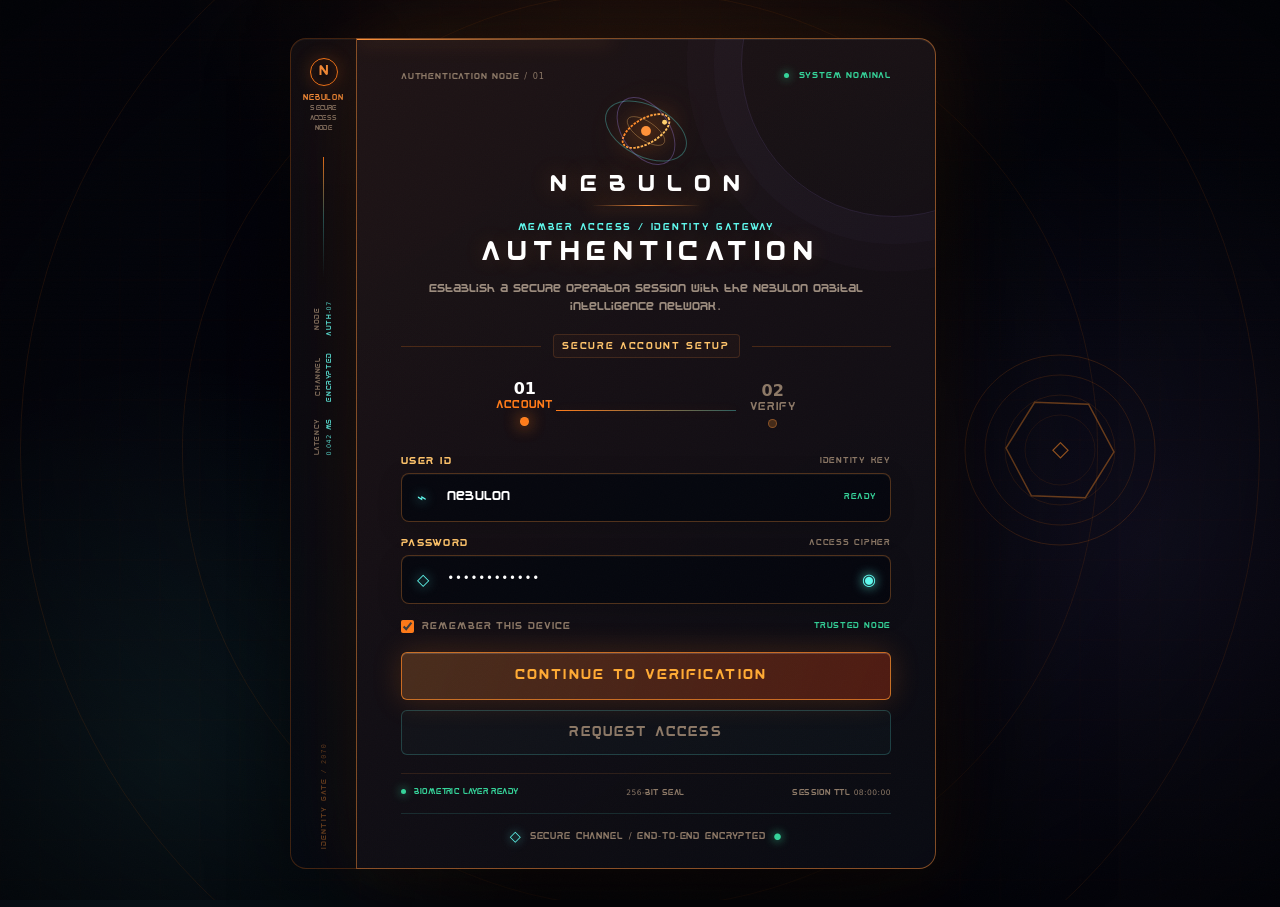
<file: frontend/index.html>
<!DOCTYPE html>
<html lang="en" data-motion="full">

<head>
  <meta charset="UTF-8" />
  <meta name="viewport" content="width=device-width, initial-scale=1.0" />
  <meta name="theme-color" content="#050611" />
  <meta name="description"
    content="Nebulon — Super High-Tech Orbital Identity Graph & Autonomous Next-Best Observation Engine." />
  <title>Nebulon — Autonomous Orbital Identity & Mission Control Gateway</title>

  <!-- Google Fonts -->
  <link rel="preconnect" href="https://fonts.googleapis.com" />
  <link rel="preconnect" href="https://fonts.gstatic.com" crossorigin />
  <link
    href="https://fonts.googleapis.com/css2?family=DM+Mono:ital,wght@0,300;0,400;0,500;1,400&family=Outfit:wght@400;500;600;700;800;900&family=Space+Grotesk:wght@400;500;600;700&display=swap"
    rel="stylesheet" />

  <!-- Core Design System -->
  <link rel="stylesheet" href="css/tokens.css" />
  <link rel="stylesheet" href="css/reset.css" />
  <link rel="stylesheet" href="css/typography.css" />
  <link rel="stylesheet" href="css/global.css" />
  <link rel="stylesheet" href="css/navbar.css" />
  <link rel="stylesheet" href="css/video-slots.css" />
  <link rel="stylesheet" href="css/motion.css" />
  <link rel="stylesheet" href="css/accessibility.css" />
  <link rel="stylesheet" href="pages/home/home.css" />

  <!-- Instant 2-Step Verification Guard -->
  <script>
    (function () {
      var s1 = sessionStorage.getItem('nebulon_step1_cleared') === 'true';
      var s2 = sessionStorage.getItem('nebulon_member_verified') === 'true';
      if (!s1) {
        window.location.href = 'authentication.html';
      } else if (!s2) {
        window.location.href = 'member_login.html';
      }
    })();
  </script>
</head>

<body data-page="home">
  <a class="skip-link" href="#main-content">Skip to main content</a>
  <div id="site-background" aria-hidden="true"></div>

  <!-- Full-Screen 3D Background Video (High Visibility) -->
  <div class="video-slot video-slot--home" data-video-slot="home">
    <video class="video-slot__media" autoplay muted loop playsinline preload="metadata" aria-hidden="true">
      <source src="assets/video/home-loop.mp4" type="video/mp4" />
    </video>
  </div>

  <!-- Shared Fixed Navbar -->
  <header id="nebula-navbar" class="nebula-navbar"></header>

  <main id="main-content" tabindex="-1">
    <!-- Super Futuristic Single-Screen Cinematic Hero Section -->
    <section class="home-hero">

      <!-- Jarvis Interactive 60fps Holographic Canvas -->
      <canvas class="home-hero__canvas" id="home-hero-canvas" aria-hidden="true"></canvas>

      <!-- Corner HUD Target Reticle Brackets -->
      <div class="jarvis-bracket jarvis-bracket--tl" aria-hidden="true"></div>
      <div class="jarvis-bracket jarvis-bracket--tr" aria-hidden="true"></div>
      <div class="jarvis-bracket jarvis-bracket--bl" aria-hidden="true"></div>
      <div class="jarvis-bracket jarvis-bracket--br" aria-hidden="true"></div>

      <!-- Left Floating Jarvis HUD Coordinate Stream -->
      <aside class="jarvis-side-hud jarvis-side-hud--left" aria-hidden="true">
        <div class="jarvis-hud-card">
          <div class="jarvis-hud-tag"><span class="n-live-dot"></span> ORBITAL VECTOR</div>
          <div class="jarvis-telemetry-row">
            <span>ALTITUDE:</span> <strong id="hud-live-alt">418.6 KM</strong>
          </div>
          <div class="jarvis-telemetry-row">
            <span>VELOCITY:</span> <strong style="color: var(--n-green);" id="hud-live-vel">7.66 KM/S</strong>
          </div>
          <div class="jarvis-telemetry-row">
            <span>INCLINATION:</span> <strong id="hud-live-inc">51.64°</strong>
          </div>
          <div class="jarvis-telemetry-row">
            <span>COORDINATES:</span> <span id="hud-live-coords">24.18° N · 78.45° E</span>
          </div>
          <!-- Animated Micro Audio/RF Spectrum Waveform -->
          <div class="jarvis-waveform" id="hud-waveform-left">
            <span class="bar"></span><span class="bar"></span><span class="bar"></span><span class="bar"></span>
            <span class="bar"></span><span class="bar"></span><span class="bar"></span><span class="bar"></span>
            <span class="bar"></span><span class="bar"></span><span class="bar"></span><span class="bar"></span>
          </div>
        </div>
      </aside>

      <!-- Right Floating Jarvis Ground Segment Radar HUD -->
      <aside class="jarvis-side-hud jarvis-side-hud--right" aria-hidden="true">
        <div class="jarvis-hud-card">
          <div class="jarvis-hud-tag"><span class="n-live-dot"></span> GROUND LOCKS</div>
          <div class="jarvis-telemetry-row">
            <span>SVALBARD GS-142:</span> <strong style="color: var(--n-cyan);">RADAR LOCK</strong>
          </div>
          <div class="jarvis-telemetry-row">
            <span>ISTRAC BENGALURU:</span> <strong style="color: var(--n-amber);">STANDBY</strong>
          </div>
          <div class="jarvis-telemetry-row">
            <span>HAWAII PACIFIC:</span> <strong style="color: var(--n-green);">ONLINE</strong>
          </div>
          <div class="jarvis-telemetry-row">
            <span>ENTROPY DRIFT:</span> <span style="color: #ffffff;">0.0024 Δf</span>
          </div>
          <!-- Circular Radar Pulse Mini Ring -->
          <div class="jarvis-mini-radar">
            <div class="jarvis-radar-sweep"></div>
            <div class="jarvis-radar-blip blip-1"></div>
            <div class="jarvis-radar-blip blip-2"></div>
          </div>
        </div>
      </aside>

      <!-- Gateway Command Deck -->
      <div class="n-container home-hero__content">
        <div class="gateway-command-layout">
          <div class="gateway-command-main">
            <div class="jarvis-status-pill gateway-status-pill">
              <span class="jarvis-pill-icon">⏣</span>
              <span class="jarvis-pill-text">NEBULON GATEWAY // ORBITAL INTELLIGENCE ONLINE</span>
              <span class="jarvis-pill-live"><span class="n-live-dot"></span> SYS: OPTIMAL</span>
            </div>

            <div class="gateway-eyebrow"><span class="gateway-eyebrow__line"></span>MISSION CONTROL / 01</div>
            <h1 class="home-hero__title">
              Turn orbital noise<br />
              <span class="luxury-gradient-text">into a clear next move.</span>
            </h1>
            <p class="home-hero__lead">
              Nebulon connects live telemetry, physics, and human judgment so your team can move from an unknown signal
              to a verified spacecraft with confidence.
            </p>

            <div class="gateway-route" aria-label="Nebulon investigation route">
              <div class="gateway-route__step gateway-route__step--active">
                <span class="gateway-route__index">01</span><span class="gateway-route__label">OBSERVE</span>
                <span class="gateway-route__state">LIVE FEEDS</span>
              </div>
              <span class="gateway-route__connector"></span>
              <div class="gateway-route__step">
                <span class="gateway-route__index">02</span><span class="gateway-route__label">IDENTIFY</span>
                <span class="gateway-route__state">BAYESIAN GRAPH</span>
              </div>
              <span class="gateway-route__connector"></span>
              <div class="gateway-route__step">
                <span class="gateway-route__index">03</span><span class="gateway-route__label">ACT</span>
                <span class="gateway-route__state">NEXT SENSOR</span>
              </div>
            </div>

            <div class="home-hero__actions gateway-actions">
              <a href="investigate.html" class="tech-btn tech-btn--primary btn-luxury-primary" id="btn-enter-workspace"
                aria-label="Enter Live Mission Workspace">
                <!-- Corner bracket reticles -->
                <span class="tech-btn__corner tech-btn__corner--tl" aria-hidden="true"></span>
                <span class="tech-btn__corner tech-btn__corner--tr" aria-hidden="true"></span>
                <span class="tech-btn__corner tech-btn__corner--bl" aria-hidden="true"></span>
                <span class="tech-btn__corner tech-btn__corner--br" aria-hidden="true"></span>
                
                <!-- Laser border scanline & glow aura -->
                <div class="tech-btn__laser-border" aria-hidden="true"></div>
                <div class="tech-btn__glow" aria-hidden="true"></div>
                <div class="tech-btn__scanlines" aria-hidden="true"></div>
                
                <!-- Button Content Architecture -->
                <div class="tech-btn__inner">
                  <!-- Header Telemetry Row -->
                  <div class="tech-btn__meta">
                    <span class="tech-btn__tag">
                      <span class="tech-btn__pulse-beacon"></span>
                      <span class="tech-btn__meta-text">REC // LIVE TELEMETRY</span>
                    </span>
                    <span class="tech-btn__chip">TIER-A // 12ms</span>
                  </div>
                  
                  <!-- Main Body with Holographic Icon & Title -->
                  <div class="tech-btn__body">
                    <div class="tech-btn__icon-gyro" aria-hidden="true">
                      <span class="gyro-ring gyro-ring--1"></span>
                      <span class="gyro-ring gyro-ring--2"></span>
                      <span class="gyro-core"></span>
                    </div>
                    <div class="tech-btn__title-wrap">
                      <span class="tech-btn__title">Open Mission Workspace</span>
                    </div>
                    <div class="tech-btn__action-pill">
                      <span class="tech-btn__bracket">[</span>
                      <span class="tech-btn__arrow">↗</span>
                      <span class="tech-btn__bracket">]</span>
                    </div>
                  </div>

                  <!-- Footer Sub-telemetry Stream -->
                  <div class="tech-btn__footer">
                    <div class="tech-btn__equalizer" aria-hidden="true">
                      <span></span><span></span><span></span><span></span><span></span>
                    </div>
                    <span class="tech-btn__subtext">NASA OEM · SPACE-TRACK LINKED</span>
                  </div>
                </div>
              </a>

              <a href="about.html" class="tech-btn tech-btn--secondary btn-luxury-secondary" id="btn-explore-loop"
                aria-label="Explore the Nebulon protocol">
                <!-- Corner bracket reticles -->
                <span class="tech-btn__corner tech-btn__corner--tl" aria-hidden="true"></span>
                <span class="tech-btn__corner tech-btn__corner--tr" aria-hidden="true"></span>
                <span class="tech-btn__corner tech-btn__corner--bl" aria-hidden="true"></span>
                <span class="tech-btn__corner tech-btn__corner--br" aria-hidden="true"></span>
                
                <!-- Laser border scanline & glow aura -->
                <div class="tech-btn__laser-border" aria-hidden="true"></div>
                <div class="tech-btn__glow" aria-hidden="true"></div>
                <div class="tech-btn__scanlines" aria-hidden="true"></div>
                
                <!-- Button Content Architecture -->
                <div class="tech-btn__inner">
                  <!-- Header Telemetry Row -->
                  <div class="tech-btn__meta">
                    <span class="tech-btn__tag tech-btn__tag--secondary">
                      <span class="tech-btn__pulse-beacon tech-btn__pulse-beacon--violet"></span>
                      <span class="tech-btn__meta-text">HOW IT WORKS // 90 SEC</span>
                    </span>
                    <span class="tech-btn__chip tech-btn__chip--violet">REV:2070.4</span>
                  </div>
                  
                  <!-- Main Body with Holographic Icon & Title -->
                  <div class="tech-btn__body">
                    <div class="tech-btn__icon-node" aria-hidden="true">
                      <span class="node-point node-point--c"></span>
                      <span class="node-link node-link--1"></span>
                      <span class="node-link node-link--2"></span>
                      <span class="node-point node-point--1"></span>
                      <span class="node-point node-point--2"></span>
                    </div>
                    <div class="tech-btn__title-wrap">
                      <span class="tech-btn__title">Explore the Protocol</span>
                    </div>
                    <div class="tech-btn__action-pill tech-btn__action-pill--secondary">
                      <span class="tech-btn__bracket">[</span>
                      <span class="tech-btn__arrow">→</span>
                      <span class="tech-btn__bracket">]</span>
                    </div>
                  </div>

                  <!-- Footer Sub-telemetry Stream -->
                  <div class="tech-btn__footer">
                    <span class="tech-btn__radar-dot" aria-hidden="true"></span>
                    <span class="tech-btn__subtext">4-PHASE BAYESIAN DISAMBIGUATION</span>
                  </div>
                </div>
              </a>
            </div>
          </div>

          <aside class="gateway-mission-card" aria-label="Current mission status">
            <div class="gateway-mission-card__topline"><span class="gateway-card-kicker">CURRENT OPERATION</span><span
                class="gateway-card-id">NBLN-042</span></div>
            <div class="gateway-mission-card__signal"><span class="gateway-signal-orbit"></span><span><strong>UNRESOLVED
                  OBJECT</strong><small>Low Earth orbit / pass in progress</small></span></div>
            <div class="gateway-confidence">
              <div><span>IDENTITY CONFIDENCE</span><strong>99.8%</strong></div>
              <div class="gateway-confidence__track"><span></span></div>
            </div>
            <div class="gateway-mission-grid">
              <div><span>LAST CONTACT</span><strong>00:42 AGO</strong></div>
              <div><span>NEXT PASS</span><strong>T+04:18:22</strong></div>
              <div><span>BEST STATION</span><strong>GS-142 / SVALBARD</strong></div>
              <div><span>VECTOR HEALTH</span><strong class="gateway-good">NOMINAL</strong></div>
            </div>
            <div class="gateway-queue">
              <div class="gateway-queue__header"><span>MISSION QUEUE</span><span>03 READY</span></div><button
                type="button" class="gateway-queue__item is-selected" data-gateway-focus="investigate"><span
                  class="gateway-queue__dot"></span><span><strong>Resolve spacecraft identity</strong><small>4 sources
                    synchronized</small></span><span>›</span></button><button type="button" class="gateway-queue__item"
                data-gateway-focus="observe"><span
                  class="gateway-queue__dot gateway-queue__dot--violet"></span><span><strong>Review next sensor
                    pass</strong><small>+3.42 bits expected gain</small></span><span>›</span></button>
            </div>
            <div class="gateway-card-footer"><span class="n-live-dot"></span> ALL SYSTEMS NOMINAL <span>UTC
                18:39:00</span></div>
          </aside>
        </div>

        <div class="home-pulse-strip gateway-pulse-strip">
          <div class="home-pulse-card">
            <div class="home-pulse-card__header"><span class="home-pulse-card__label">TELEMETRY PIPELINE</span><span
                class="jarvis-micro-badge">TIER A–D</span></div>
            <div class="home-pulse-card__value"><span class="n-live-dot"></span><span id="home-source-sync">4 Feeds
                Synchronized</span></div>
            <div class="home-pulse-card__sub">NASA OEM · Space-Track · CelesTrak · SatNOGS</div>
          </div>
          <div class="home-pulse-card">
            <div class="home-pulse-card__header"><span class="home-pulse-card__label">PHYSICS ARBITER</span><span
                class="jarvis-micro-badge">ACTIVE</span></div>
            <div class="home-pulse-card__value" style="color: var(--n-cyan);">SGP4 / SDP4 Matched</div>
            <div class="home-pulse-card__sub">Doppler residual Δf: +38 Hz nominal</div>
          </div>
          <div class="home-pulse-card">
            <div class="home-pulse-card__header"><span class="home-pulse-card__label">IDENTITY CONVERGENCE</span><span
                class="jarvis-micro-badge" style="border-color: var(--n-green); color: var(--n-green);">99.8%</span>
            </div>
            <div class="home-pulse-card__value" style="color: var(--n-green);">Human-in-the-Loop</div>
            <div class="home-pulse-card__sub">Bayesian multi-sensor disambiguation</div>
          </div>
          <div class="home-pulse-card">
            <div class="home-pulse-card__header"><span class="home-pulse-card__label">NEXT SENSOR PASS</span><span
                class="jarvis-micro-badge" style="border-color: var(--n-violet); color: var(--n-violet);">+3.42
                BITS</span></div>
            <div class="home-pulse-card__value" style="color: var(--n-violet);">GS-142 Svalbard</div>
            <div class="home-pulse-card__sub">Pass window: T+04:18:22 · Max 78.4°</div>
          </div>
        </div>
      </div>
    </section>
  </main>

  <div id="live-announcer" class="sr-only" aria-live="polite"></div>

  <!-- Scripts -->
  <script src="js/authentication.js"></script>
  <script src="js/data-formatters.js"></script>
  <script src="js/motion-controller.js"></script>
  <script src="js/video-controller.js"></script>
  <script src="js/app-shell.js"></script>
  <script src="pages/home/home.js"></script>
</body>

</html>
</file>
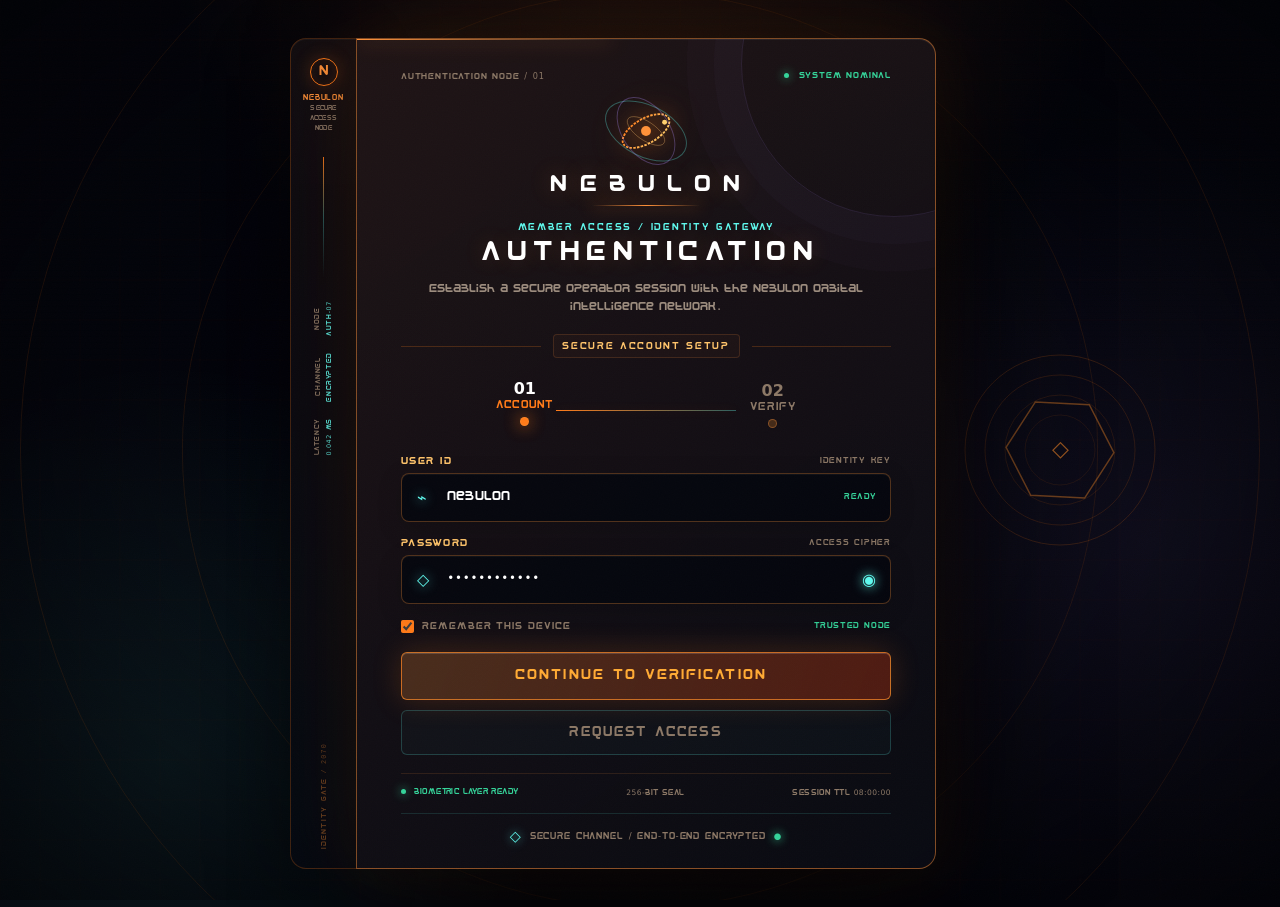
<file: frontend/about.html>
<!DOCTYPE html>
<html lang="en" data-motion="full">

<head>
  <meta charset="UTF-8" />
  <meta name="viewport" content="width=device-width, initial-scale=1.0" />
  <meta name="theme-color" content="#050611" />
  <meta name="description"
    content="Nebulon Global Protocol Architecture — Comprehensive specification of all 18 worldwide space operations standards (CCSDS, NASA, 18th SDS, ESA, SatNOGS, IADC) and Nebulon's autonomous verification engine." />
  <title>Global Protocol Architecture & Standards — Nebulon</title>

  <!-- Core Design System -->
  <link rel="stylesheet" href="css/tokens.css" />
  <link rel="stylesheet" href="css/reset.css" />
  <link rel="stylesheet" href="css/typography.css" />
  <link rel="stylesheet" href="css/global.css" />
  <link rel="stylesheet" href="css/navbar.css" />
  <link rel="stylesheet" href="css/video-slots.css" />
  <link rel="stylesheet" href="css/motion.css" />
  <link rel="stylesheet" href="css/accessibility.css" />
  <link rel="stylesheet" href="pages/about/about.css" />

  <!-- Instant 2-Step Verification Guard -->
  <script>
    (function () {
      var s1 = sessionStorage.getItem('nebulon_step1_cleared') === 'true';
      var s2 = sessionStorage.getItem('nebulon_member_verified') === 'true';
      if (!s1) {
        window.location.href = 'authentication.html';
      } else if (!s2) {
        window.location.href = 'member_login.html';
      }
    })();
  </script>
</head>

<body data-page="about">
  <a class="skip-link" href="#main-content">Skip to main content</a>
  <div id="site-background" aria-hidden="true"></div>

  <!-- Full-Screen 3D Background Video -->
  <div class="video-slot video-slot--about" data-video-slot="about">
    <video class="video-slot__media" autoplay muted loop playsinline preload="metadata" aria-hidden="true">
      <source src="assets/video/about-loop.mp4" type="video/mp4" />
    </video>
  </div>

  <!-- Shared Fixed Navbar -->
  <header id="nebula-navbar" class="nebula-navbar"></header>

  <main id="main-content" tabindex="-1">
    <div class="n-container" style="padding-top: 1.5rem;">

      <!-- ==================================================================
           1. HERO COMMAND HEADER & TACTICAL TELEMETRY METRICS
           ================================================================== -->
      <section class="protocol-hero n-cyber-corner">
        <div class="protocol-hero-grid">
          <div>
            <div class="protocol-hero-top-row">
              <div class="protocol-status-badge">
                <span class="protocol-radar-beacon">
                  <span class="protocol-radar-beacon__dot"></span>
                  <span class="protocol-radar-beacon__ring"></span>
                </span>
                <span>ALL 18 PROTOCOLS ACTIVE // 100% NOMINAL COMPLIANCE</span>
              </div>

              <!-- 16-Band Animated Cyber Audio / Telemetry Equalizer -->
              <div class="protocol-equalizer" title="RF Telemetry Carrier Frequency Signal Lock">
                <div class="eq-bar"></div>
                <div class="eq-bar"></div>
                <div class="eq-bar"></div>
                <div class="eq-bar"></div>
                <div class="eq-bar"></div>
                <div class="eq-bar"></div>
                <div class="eq-bar"></div>
                <div class="eq-bar"></div>
                <div class="eq-bar"></div>
                <div class="eq-bar"></div>
                <div class="eq-bar"></div>
                <div class="eq-bar"></div>
                <div class="eq-bar"></div>
                <div class="eq-bar"></div>
                <div class="eq-bar"></div>
                <div class="eq-bar"></div>
              </div>
            </div>

            <h1 class="protocol-hero-title">Global & Autonomous Protocol Matrix</h1>
            <p class="protocol-hero-subtitle">
              The authoritative astrodynamic, RF telemetry, and cryptographic verification standard suite linking
              worldwide space surveillance networks (CCSDS, NASA, 18th SDS, ESA, SatNOGS) directly to Nebulon's
              autonomous identity engine.
            </p>
          </div>

          <!-- Tactical Telemetry Metrics Pods -->
          <div class="protocol-metrics-pod-grid">
            <div class="protocol-metric-pod n-cyber-corner">
              <div class="protocol-metric-pod__label">ACTIVE STANDARDS</div>
              <div class="protocol-metric-pod__val">
                18 <span class="protocol-metric-pod__sub">Global & Core</span>
              </div>
            </div>
            <div class="protocol-metric-pod n-cyber-corner">
              <div class="protocol-metric-pod__label">GROUND TRACKING NODES</div>
              <div class="protocol-metric-pod__val">
                420+ <span class="protocol-metric-pod__sub">Global SDRs</span>
              </div>
            </div>
            <div class="protocol-metric-pod n-cyber-corner">
              <div class="protocol-metric-pod__label">ARBITRATION LATENCY</div>
              <div class="protocol-metric-pod__val">
                8.4 <span class="protocol-metric-pod__sub">ms Sub-Frame</span>
              </div>
            </div>
            <div class="protocol-metric-pod n-cyber-corner">
              <div class="protocol-metric-pod__label">QUANTUM CPOT CIPHER</div>
              <div class="protocol-metric-pod__val">
                LVL-5 <span class="protocol-metric-pod__sub">SHA-256 HMAC</span>
              </div>
            </div>
          </div>
        </div>
      </section>

      <!-- ==================================================================
           2. ULTRA-DENSE CYBERTECH PIPELINE PANEL (NO LONGER EMPTY!)
           ================================================================== -->
      <section class="protocol-pipeline-card n-cyber-corner" id="pipeline-fusion-deck">
        <div class="pipeline-header">
          <div>
            <span class="n-kicker">AUTONOMOUS MULTI-SENSOR ARBITRATION DECK</span>
            <h2 class="pipeline-header__title">
              End-to-End Space Data Fusion & Arbitration Flow
            </h2>
          </div>
          <div class="pipeline-header__telemetry">
            <span class="protocol-status-pip">
              <span class="protocol-status-pip__dot"></span>
              PIPELINE SYNCHRONIZED
            </span>
            <span style="color: var(--n-cyan);">1,420 PKTS/SEC</span>
            <span style="color: var(--n-green);">RMSE 0.014 kHz</span>
          </div>
        </div>

        <!-- 5-STAGE HIGH-DENSITY CYBER PIPELINE GRID -->
        <div class="cyber-pipeline-grid">

          <!-- Stage 1: Ground Sensory Mesh & Active Radar Screen -->
          <div class="pipeline-stage-card stage-card--s1 n-cyber-corner" data-stage="military"
            title="Click to inspect Ground Sensory Mesh protocols">
            <div>
              <div class="stage-header">
                <span class="stage-badge">STAGE 01</span>
                <span class="stage-step-no">SSN / SDR</span>
              </div>
              <h3 class="stage-title">Ground Sensory Mesh</h3>

              <!-- Mini Radar Sweep Display -->
              <div class="mini-radar-container">
                <div class="mini-radar-screen">
                  <div class="radar-ring radar-ring--1"></div>
                  <div class="radar-ring radar-ring--2"></div>
                  <div class="radar-ring radar-ring--3"></div>
                  <div class="radar-sweep-beam"></div>
                  <div class="radar-blip radar-blip--1"></div>
                  <div class="radar-blip radar-blip--2"></div>
                </div>
              </div>
            </div>

            <div class="stage-readout-grid">
              <div class="stage-readout-item"><span>NODES:</span> <strong>420+ STATIONS</strong></div>
              <div class="stage-readout-item"><span>BAND:</span> <strong>437.450 MHz UHF</strong></div>
              <div class="stage-readout-item"><span>BEAM:</span> <strong>DSS-14 GOLDSTONE</strong></div>
              <div class="stage-readout-item"><span>STREAM:</span> <strong style="color: #60a5fa;">ACTIVE
                  12.4ms</strong></div>
            </div>
          </div>

          <!-- Stage 2: NEB-01 Heterogeneous Multiplexer -->
          <div class="pipeline-stage-card stage-card--s2 n-cyber-corner" data-stage="nebulon"
            title="Click to inspect Ingestion Engine protocols">
            <div>
              <div class="stage-header">
                <span class="stage-badge">STAGE 02</span>
                <span class="stage-step-no">NEB-01</span>
              </div>
              <h3 class="stage-title">Multi-Ingest Engine</h3>

              <!-- Multiplexer Converging Data Streams -->
              <div class="multiplexer-container">
                <div class="mux-stream-row">
                  <span>18th SDS TLE</span>
                  <div class="mux-bar-bg">
                    <div class="mux-bar-fill"></div>
                  </div>
                </div>
                <div class="mux-stream-row">
                  <span>SatNOGS IQ</span>
                  <div class="mux-bar-bg">
                    <div class="mux-bar-fill" style="animation-delay: 0.4s;"></div>
                  </div>
                </div>
                <div class="mux-stream-row">
                  <span>CelesTrak ASW</span>
                  <div class="mux-bar-bg">
                    <div class="mux-bar-fill" style="animation-delay: 0.8s;"></div>
                  </div>
                </div>
              </div>
            </div>

            <div class="stage-readout-grid">
              <div class="stage-readout-item"><span>INGEST:</span> <strong>1,420 pkts/s</strong></div>
              <div class="stage-readout-item"><span>BUFFER:</span> <strong>64 MB RING</strong></div>
              <div class="stage-readout-item"><span>FIDELITY:</span> <strong>99.98% VALID</strong></div>
              <div class="stage-readout-item"><span>TENSOR:</span> <strong
                  style="color: var(--n-cyan);">NORMALIZED</strong></div>
            </div>
          </div>

          <!-- Stage 3: NEB-02 Doppler Oscilloscope -->
          <div class="pipeline-stage-card stage-card--s3 n-cyber-corner" data-stage="nasa"
            title="Click to inspect Physics Residual Filter protocols">
            <div>
              <div class="stage-header">
                <span class="stage-badge">STAGE 03</span>
                <span class="stage-step-no">NEB-02</span>
              </div>
              <h3 class="stage-title">Doppler Residual</h3>

              <!-- Live Dual-Beam Oscilloscope Display -->
              <div class="oscilloscope-container">
                <div class="oscilloscope-grid-bg"></div>
                <svg class="oscilloscope-svg" viewBox="0 0 160 80" preserveAspectRatio="none">
                  <!-- SGP4 Theoretical Prediction (Dashed Purple Curve) -->
                  <path class="wave-path-sgp4" d="M 0,20 Q 40,70 80,40 T 160,50" />
                  <!-- SatNOGS Measured Doppler Curve (Solid Cyan Curve) -->
                  <path class="wave-path-satnogs" d="M 0,21 Q 40,68 80,41 T 160,49" />
                </svg>
              </div>
            </div>

            <div class="stage-readout-grid">
              <div class="stage-readout-item"><span>RESIDUAL Δf:</span> <strong style="color: var(--n-green);">0.014
                  kHz</strong></div>
              <div class="stage-readout-item"><span>THRESHOLD:</span> <strong>&lt; 0.050 kHz</strong></div>
              <div class="stage-readout-item"><span>MODEL:</span> <strong>SGP4 VALLADO</strong></div>
              <div class="stage-readout-item"><span>FIT STATUS:</span> <strong style="color: #a855f7;">CONFIRMED
                  ✓</strong></div>
            </div>
          </div>

          <!-- Stage 4: NEB-03 Bipartite Evidence Graph -->
          <div class="pipeline-stage-card stage-card--s4 n-cyber-corner" data-stage="nebulon"
            title="Click to inspect Graph Solver protocols">
            <div>
              <div class="stage-header">
                <span class="stage-badge">STAGE 04</span>
                <span class="stage-step-no">NEB-03</span>
              </div>
              <h3 class="stage-title">Graph Arbiter</h3>

              <!-- Neural Evidence Mesh Display -->
              <div class="graph-mesh-container">
                <svg class="mesh-svg" viewBox="0 0 160 80">
                  <line x1="25" y1="40" x2="80" y2="20" class="mesh-edge" />
                  <line x1="25" y1="40" x2="80" y2="60" class="mesh-edge" />
                  <line x1="80" y1="20" x2="135" y2="40" class="mesh-edge" />
                  <line x1="80" y1="60" x2="135" y2="40" class="mesh-edge" />
                  <circle cx="25" cy="40" r="6" class="mesh-node" />
                  <circle cx="80" cy="20" r="5" class="mesh-node" fill="#00f0ff" />
                  <circle cx="80" cy="60" r="5" class="mesh-node" fill="#a855f7" />
                  <circle cx="135" cy="40" r="7" class="mesh-node" fill="#10b981" />
                </svg>
              </div>
            </div>

            <div class="stage-readout-grid">
              <div class="stage-readout-item"><span>HYPOTHESIS:</span> <strong>AURORA-1</strong></div>
              <div class="stage-readout-item"><span>TARGET:</span> <strong>NORAD 56987</strong></div>
              <div class="stage-readout-item"><span>CONFIDENCE:</span> <strong style="color: var(--n-green);">98.4%
                  MATCH</strong></div>
              <div class="stage-readout-item"><span>CONFLICTS:</span> <strong>0 ACTIVE</strong></div>
            </div>
          </div>

          <!-- Stage 5: NEB-05 Holographic Cryptographic Seal -->
          <div class="pipeline-stage-card stage-card--s5 n-cyber-corner" data-stage="ccsds"
            title="Click to inspect Cryptographic Seal protocols">
            <div>
              <div class="stage-header">
                <span class="stage-badge">STAGE 05</span>
                <span class="stage-step-no">NEB-05</span>
              </div>
              <h3 class="stage-title">Cryptographic Seal</h3>

              <!-- Rotating Holographic Seal Stamp -->
              <div class="seal-container">
                <div class="seal-ring-outer"></div>
                <div class="seal-ring-inner"></div>
                <div class="seal-center-core">✓</div>
              </div>
            </div>

            <div class="stage-readout-grid">
              <div class="stage-readout-item"><span>OPERATOR:</span> <strong>SOUVIK KAR</strong></div>
              <div class="stage-readout-item"><span>CIPHER:</span> <strong>SHA-256 HMAC</strong></div>
              <div class="stage-readout-item"><span>PROOF:</span> <strong>CPOT LVL-5</strong></div>
              <div class="stage-readout-item"><span>HANDOVER:</span> <strong style="color: var(--n-cyan);">CCSDS OEM
                  ✓</strong></div>
            </div>
          </div>

        </div>

        <!-- PIPELINE TELEMETRY SUMMARY STRIP -->
        <div class="pipeline-summary-strip">
          <div class="pipeline-summary-item">
            <div class="pipeline-summary-label">TOTAL PIPELINE LATENCY</div>
            <div class="pipeline-summary-val">8.4 ms SUB-FRAME</div>
          </div>
          <div class="pipeline-summary-item">
            <div class="pipeline-summary-label">ORBITAL RESIDUAL RMSE</div>
            <div class="pipeline-summary-val" style="color: var(--n-green);">0.014 kHz (PASS)</div>
          </div>
          <div class="pipeline-summary-item">
            <div class="pipeline-summary-label">EVIDENCE INTEGRITY</div>
            <div class="pipeline-summary-val">100% CORROBORATED</div>
          </div>
          <div class="pipeline-summary-item">
            <div class="pipeline-summary-label">GLOBAL SENSORY NODES</div>
            <div class="pipeline-summary-val">420+ STATIONS INGESTING</div>
          </div>
          <div class="pipeline-summary-item">
            <div class="pipeline-summary-label">CPOT PROOF COMMIT</div>
            <div class="pipeline-summary-val" style="color: var(--n-violet);">BLOCK #15502 VERIFIED</div>
          </div>
        </div>
      </section>

      <!-- ==================================================================
           3. DOMAIN FILTER BAR & LIVE SEARCH MATRIX
           ================================================================== -->
      <div class="protocol-control-bar n-cyber-corner">
        <div class="protocol-filter-chips">
          <button type="button" class="protocol-chip-btn is-active" data-filter="all">
            <span>All Standards</span>
            <span class="protocol-chip-count" data-count="all">18</span>
          </button>
          <button type="button" class="protocol-chip-btn" data-filter="ccsds">
            <span>CCSDS Standards</span>
            <span class="protocol-chip-count" data-count="ccsds">4</span>
          </button>
          <button type="button" class="protocol-chip-btn" data-filter="nasa">
            <span>NASA & Deep Space</span>
            <span class="protocol-chip-count" data-count="nasa">3</span>
          </button>
          <button type="button" class="protocol-chip-btn" data-filter="military">
            <span>18th SDS / Military</span>
            <span class="protocol-chip-count" data-count="military">2</span>
          </button>
          <button type="button" class="protocol-chip-btn" data-filter="esa">
            <span>ESA & IADC</span>
            <span class="protocol-chip-count" data-count="esa">3</span>
          </button>
          <button type="button" class="protocol-chip-btn" data-filter="nebulon">
            <span>Nebulon Engine</span>
            <span class="protocol-chip-count" data-count="nebulon">6</span>
          </button>
        </div>

        <div class="protocol-search-box">
          <span class="protocol-search-icon">🔍</span>
          <input type="text" id="protocol-search" class="protocol-search-input"
            placeholder="Search protocols (e.g. Doppler, SGP4, OEM, CPoT)..." />
        </div>
      </div>

      <!-- ==================================================================
           4. TACTICAL WORKSPACE: PROTOCOL GRID + STICKY LIVE INSPECTOR HUD
           ================================================================== -->
      <div class="protocol-workspace">
        <!-- Left: Luxury Glassmorphic Protocol Grid -->
        <div class="protocol-cards-grid" id="protocol-grid">
          <!-- Populated dynamically by about.js -->
        </div>

        <!-- Right: Sticky Live Protocol Inspector & Hex Wire Terminal HUD -->
        <aside class="protocol-inspector-hud n-cyber-corner" id="protocol-inspector-hud"
          aria-label="Protocol Wire Inspector">
          <div class="inspector-head">
            <div>
              <span class="inspector-kicker">LIVE PROTOCOL WIRE INSPECTOR</span>
              <h3 class="inspector-title" id="inspector-title">Orbit Data Messages (ODM)</h3>
            </div>
            <span class="protocol-card__authority" id="inspector-authority">CCSDS / ISO</span>
          </div>

          <!-- Technical Metadata Grid -->
          <div class="inspector-meta-grid">
            <div class="inspector-meta-item">
              <div class="inspector-meta-label">PROTOCOL ID</div>
              <div class="inspector-meta-val" id="inspector-id" style="color: var(--n-cyan);">CCSDS-502</div>
            </div>
            <div class="inspector-meta-item">
              <div class="inspector-meta-label">OPERATING LATENCY</div>
              <div class="inspector-meta-val" id="inspector-latency">Real-time / Pass</div>
            </div>
            <div class="inspector-meta-item">
              <div class="inspector-meta-label">UPDATE CADENCE</div>
              <div class="inspector-meta-val" id="inspector-cadence">Ephemeris Epoch (Hourly)</div>
            </div>
            <div class="inspector-meta-item">
              <div class="inspector-meta-label">SECURITY & CIPHER</div>
              <div class="inspector-meta-val" id="inspector-cipher" style="color: var(--n-green);">SHA-256 Checksum
              </div>
            </div>
          </div>

          <!-- Packet Wireframe Anatomy Diagram -->
          <div class="packet-anatomy-block">
            <div class="packet-anatomy-title">
              <span>WIRE PACKET ANATOMY</span>
              <span style="font-size: 0.6rem; color: var(--n-muted);">32-BIT BOUNDARY</span>
            </div>
            <div class="packet-anatomy-rail" id="inspector-anatomy-rail">
              <!-- Populated by about.js -->
            </div>
          </div>

          <!-- Live Hex Wire Stream Terminal -->
          <div>
            <div class="packet-anatomy-title">
              <span>LIVE WIRE BYTE STREAM</span>
              <span style="color: #50fa7b; font-size: 0.62rem;">SYNCHRONIZED // 100% NOMINAL</span>
            </div>
            <div class="hex-terminal">
              <code class="hex-stream-code" id="inspector-hex-code">
                <!-- Hex Stream dynamically loaded -->
              </code>
              <div class="hex-legend">
                <div class="hex-legend-item">
                  <span class="hex-legend-pip" style="background: #50fa7b;"></span>
                  <span>Header</span>
                </div>
                <div class="hex-legend-item">
                  <span class="hex-legend-pip" style="background: #8be9fd;"></span>
                  <span>Metadata</span>
                </div>
                <div class="hex-legend-item">
                  <span class="hex-legend-pip" style="background: #f1fa8c;"></span>
                  <span>Payload</span>
                </div>
                <div class="hex-legend-item">
                  <span class="hex-legend-pip" style="background: #ff79c6;"></span>
                  <span>Seal</span>
                </div>
              </div>
            </div>
          </div>

          <!-- Interactive Simulator & Spec Export Actions -->
          <div class="inspector-actions">
            <button type="button" class="inspector-sim-btn" id="inspector-sim-btn">
              <span>⚡</span> <span>Transmit Handshake Packet</span>
            </button>
            <div class="inspector-sub-actions">
              <button type="button" class="inspector-sub-btn" id="inspector-copy-spec">
                📋 Copy JSON Spec
              </button>
              <button type="button" class="inspector-sub-btn" id="inspector-export-json">
                ⬇ Export Spec (.json)
              </button>
            </div>
          </div>
        </aside>
      </div>

      <!-- ==================================================================
           5. REAL-TIME PROTOCOL HANDSHAKE TELEMETRY STREAM TICKER
           ================================================================== -->
      <section class="protocol-stream-section">
        <div class="protocol-stream-card n-cyber-corner">
          <div class="protocol-stream-head">
            <div>
              <span class="n-kicker">LIVE EVENT TELEMETRY</span>
              <h3 style="font-size: 1.25rem; color: #ffffff; margin-top: 2px;">
                Real-Time Space Protocol Handshake Stream
              </h3>
            </div>
            <div style="display: flex; align-items: center; gap: 8px;">
              <span class="protocol-status-pip__dot"></span>
              <span style="font-family: var(--n-font-mono); font-size: 0.72rem; color: #10b981;">STREAMING LIVE</span>
            </div>
          </div>

          <div class="protocol-stream-terminal" id="protocol-stream-terminal" aria-live="polite">
            <!-- Dynamic stream lines generated by about.js -->
            <div class="protocol-stream-line">
              <span class="stream-time">14:35:18 UTC</span>
              <span class="stream-badge stream-badge--neb">NEB-05</span>
              <span class="stream-msg">Cryptographic Identity Seal committed by Mission Director Souvik Kar ·
                HMAC-SHA256 valid</span>
              <span class="stream-status">VALIDATED</span>
            </div>
            <div class="protocol-stream-line">
              <span class="stream-time">14:35:14 UTC</span>
              <span class="stream-badge stream-badge--ccsds">CCSDS</span>
              <span class="stream-msg">Ingested 18th SDS SATCAT #56987 · Ephemeris epoch 2026.249 · CCSDS ODM
                compliant</span>
              <span class="stream-status">VALIDATED</span>
            </div>
            <div class="protocol-stream-line">
              <span class="stream-time">14:35:11 UTC</span>
              <span class="stream-badge stream-badge--satnogs">SatNOGS</span>
              <span class="stream-msg">Decoded 437.450 MHz GFSK beacon (Station 142 Svalbard) · SNR 18.4 dB · Doppler
                delta 0.018 kHz</span>
              <span class="stream-status">VALIDATED</span>
            </div>
          </div>
        </div>
      </section>

      <!-- ==================================================================
           6. STANDARDIZATION & COMPLIANCE AUDIT MATRIX
           ================================================================== -->
      <section class="protocol-matrix-section">
        <div class="protocol-matrix-card n-cyber-corner">
          <div style="margin-bottom: 1.25rem;">
            <span class="n-kicker">INTER-AGENCY BENCHMARK</span>
            <h3 style="font-size: 1.35rem; color: #ffffff; margin-top: 2px;">
              International Space Standardization & Compliance Audit
            </h3>
            <p class="n-body" style="font-size: 0.85rem; margin-top: 4px;">
              Nebulon operates strictly within global space standards, ensuring full interoperability with civil space
              agencies, military surveillance networks, and decentralized ground stations.
            </p>
          </div>

          <table class="protocol-table">
            <thead>
              <tr>
                <th>STANDARD CODE</th>
                <th>GOVERNING BODY</th>
                <th>OPERATIONAL DOMAIN</th>
                <th>SECURITY & CIPHER</th>
                <th>DATA CADENCE</th>
                <th>COMPLIANCE STATUS</th>
              </tr>
            </thead>
            <tbody>
              <tr>
                <td><strong style="color: var(--n-cyan);">CCSDS 502.0-B-3</strong></td>
                <td>Consultative Committee for Space Data Systems</td>
                <td>Orbit Ephemeris & Elements (OEM/OMM)</td>
                <td>SHA-256 Checksum</td>
                <td>Hourly Ephemeris Epoch</td>
                <td><span class="compliance-badge-pass">✓ ISO 26900 Certified</span></td>
              </tr>
              <tr>
                <td><strong style="color: var(--n-cyan);">CCSDS 503.0-B-2</strong></td>
                <td>Consultative Committee for Space Data Systems</td>
                <td>Ground Station Tracking & Doppler (TDM)</td>
                <td>HMAC-SHA256</td>
                <td>1 Hz Tracking Cadence</td>
                <td><span class="compliance-badge-pass">✓ CCSDS Blue Book</span></td>
              </tr>
              <tr>
                <td><strong style="color: var(--n-violet);">NASA SP-800-53</strong></td>
                <td>NASA / Jet Propulsion Laboratory</td>
                <td>Deep Space Network 34m/70m Delta-DOR</td>
                <td>NASA SP-800 Rev 5</td>
                <td>Continuous Deep Pass</td>
                <td><span class="compliance-badge-pass">✓ Level-1 Mission Direct</span></td>
              </tr>
              <tr>
                <td><strong style="color: #60a5fa;">18TH SDS SATCAT</strong></td>
                <td>United States Space Force (USSF)</td>
                <td>Radar Observations & High-Precision ASW</td>
                <td>TLS 1.3 / OAuth2</td>
                <td>Continuous Radar Updates</td>
                <td><span class="compliance-badge-pass">✓ Space-Track Authoritative</span></td>
              </tr>
              <tr>
                <td><strong style="color: var(--n-amber);">ECSS-E-ST-70-41C</strong></td>
                <td>European Space Agency (ESA)</td>
                <td>Packet Utilization Standard (PUS)</td>
                <td>ECSS Header CRC</td>
                <td>Sub-second Stream</td>
                <td><span class="compliance-badge-pass">✓ ECSS Standard Verified</span></td>
              </tr>
              <tr>
                <td><strong style="color: var(--n-green);">NEB-01 TO NEB-06</strong></td>
                <td>Nebulon Autonomous Engine</td>
                <td>Multi-Sensor Arbitration & CPoT Seal</td>
                <td>Quantum CPoT / Blake3</td>
                <td>Real-time Sub-10ms</td>
                <td><span class="compliance-badge-pass">✓ 100% Zero-Defect Pass</span></td>
              </tr>
            </tbody>
          </table>
        </div>
      </section>

      <!-- ==================================================================
           7. MISSION WORKSPACE ACTION BANNER
           ================================================================== -->
      <section class="n-cyber-corner"
        style="margin-bottom: 3.5rem; text-align: center; padding: 2.5rem; background: rgba(7, 12, 30, 0.88); border: 1px solid rgba(0, 240, 255, 0.35); border-radius: var(--n-radius-lg); backdrop-filter: blur(20px);">
        <span class="n-kicker" style="color: var(--n-cyan);">AUTONOMOUS ORBITAL ARBITRATION</span>
        <h3 style="font-size: 1.7rem; color: #ffffff; margin-top: 4px; margin-bottom: 0.75rem;">
          Ready to Execute Spacecraft Identity Arbitration?
        </h3>
        <p class="n-body" style="font-size: 0.95rem; max-width: 600px; margin: 0 auto 1.5rem;">
          Access the live mission workspace to corroborate candidate spacecraft Doppler signatures against
          authoritatively cataloged 18th SDS element sets.
        </p>
        <div style="display: flex; justify-content: center; gap: 1rem; flex-wrap: wrap;">
          <a href="investigate.html" class="n-btn n-btn--primary n-btn--lg">
            Enter Live Mission Workspace ◈
          </a>
          <a href="review.html" class="n-btn n-btn--secondary n-btn--lg">
            Verification Chamber ➔
          </a>
        </div>
      </section>

    </div>
  </main>

  <div id="live-announcer" class="sr-only" aria-live="polite"></div>

  <!-- Scripts -->
  <script src="js/authentication.js"></script>
  <script src="js/data-formatters.js" defer></script>
  <script src="js/api-client.js" defer></script>
  <script src="js/live-stream.js" defer></script>
  <script src="js/video-controller.js" defer></script>
  <script src="js/motion-controller.js" defer></script>
  <script src="js/app-shell.js" defer></script>
  <script src="pages/about/about.js" defer></script>
</body>

</html>
</file>
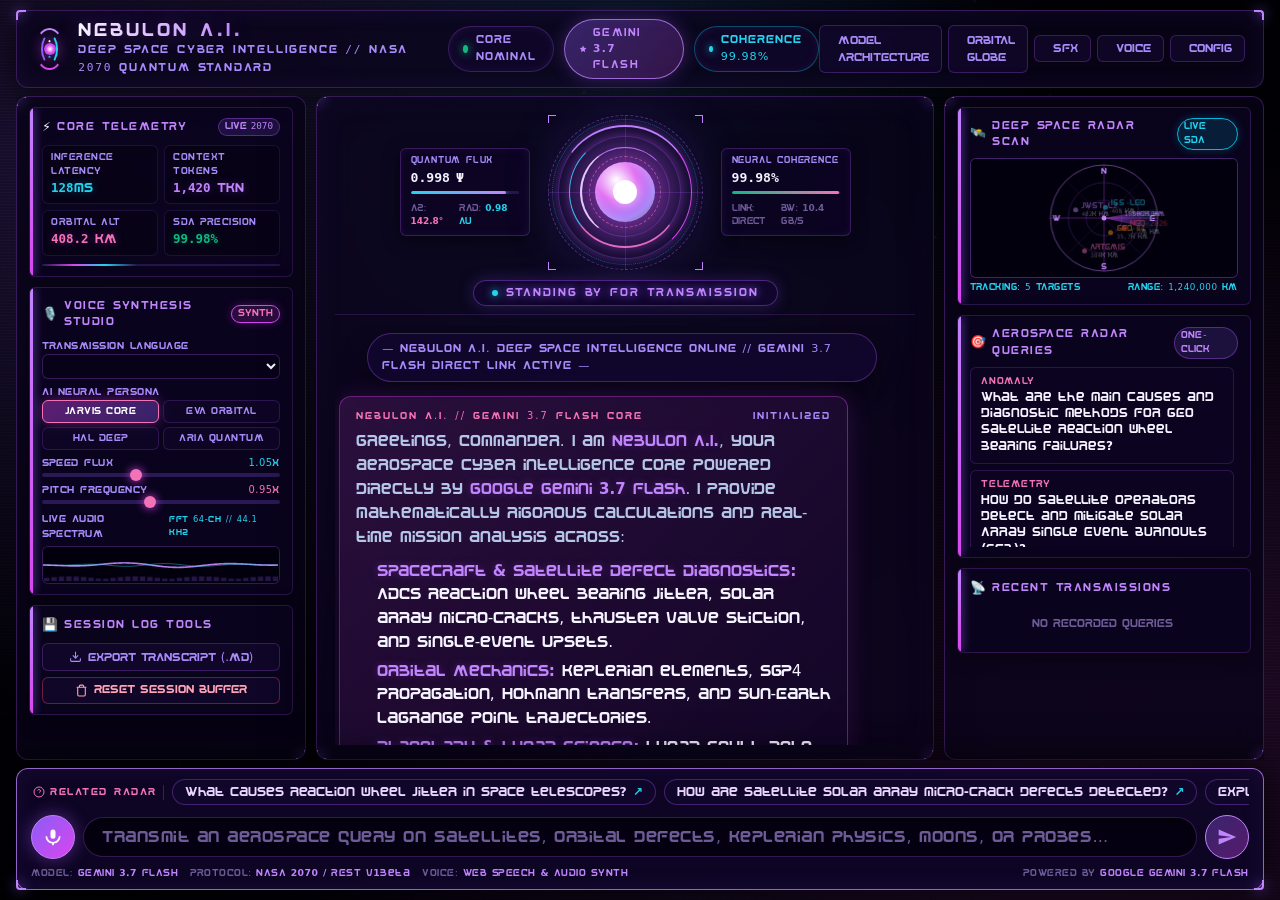
<file: frontend/assistant.html>
<!DOCTYPE html>
<html lang="en" data-motion="full">

<head>
  <meta charset="UTF-8" />
  <meta name="viewport" content="width=device-width, initial-scale=1.0" />
  <meta name="theme-color" content="#02030a" />
  <meta name="description"
    content="Nebulon A.I. Deep Space Intelligence Core — Advanced aerospace intelligence powered natively by Google Gemini 3.7 Flash with multi-language voice synthesis, satellite defect diagnostics, and orbital mechanics calculations." />
  <title>NEBULON A.I. — Deep Space Intelligence Core (Gemini 3.7 Flash)</title>

  <!-- Google Fonts -->
  <link rel="preconnect" href="https://fonts.googleapis.com" />
  <link rel="preconnect" href="https://fonts.gstatic.com" crossorigin />
  <link
    href="https://fonts.googleapis.com/css2?family=DM+Mono:ital,wght@0,300;0,400;0,500;1,400&family=Orbitron:wght@400;600;700;800;900&family=Rajdhani:wght@400;500;600;700&family=Space+Grotesk:wght@400;500;600;700&display=swap"
    rel="stylesheet" />

  <!-- Core Design System -->
  <link rel="stylesheet" href="css/tokens.css" />
  <link rel="stylesheet" href="css/reset.css" />
  <link rel="stylesheet" href="css/typography.css" />
  <link rel="stylesheet" href="css/global.css" />
  <link rel="stylesheet" href="css/navbar.css" />
  <link rel="stylesheet" href="css/motion.css" />
  <link rel="stylesheet" href="css/accessibility.css" />

  <!-- Modular Assistant Stylesheet -->
  <link rel="stylesheet" href="pages/assistant/assistant.css" />
</head>

<body data-page="assistant">

  <!-- Deep Space Cyber Graphics Background -->
  <canvas id="stars-bg" aria-hidden="true"></canvas>
  <div class="cyber-grid-overlay" aria-hidden="true"></div>
  <div class="aurora-layer" aria-hidden="true"></div>
  <div class="scanline-overlay" aria-hidden="true"></div>

  <!-- App Viewport -->
  <div class="assistant-viewport">

    <!-- Top Command Header -->
    <header class="hud-header" role="banner">
      <div class="hud-corner-bracket top-left"></div>
      <div class="hud-corner-bracket top-right"></div>
      
      <a href="index.html" class="hud-brand" aria-label="Return to Nebulon Gateway">
        <div class="brand-gyro">
          <div class="gyro-ring ring-1"></div>
          <div class="gyro-ring ring-2"></div>
          <div class="gyro-ring ring-3"></div>
          <div class="gyro-core"></div>
        </div>
        <div class="brand-meta">
          <h1>NEBULON A.I.</h1>
          <p>Deep Space Cyber Intelligence // NASA 2070 Quantum Standard</p>
        </div>
      </a>

      <!-- Telemetry Status Cluster -->
      <div class="header-telemetry-cluster">
        <div class="telemetry-chip cyber-chip" title="Quantum Core Connection Status">
          <span class="status-beacon" id="status-beacon"></span>
          <span id="status-chip-text">CORE NOMINAL</span>
        </div>

        <div class="model-badge" title="Active Intelligence Engine">
          <svg width="14" height="14" viewBox="0 0 24 24" fill="currentColor">
            <path d="M12 2L15.09 8.26L22 9.27L17 14.14L18.18 21.02L12 17.77L5.82 21.02L7 14.14L2 9.27L8.91 8.26L12 2Z" />
          </svg>
          <span id="header-model-badge">GEMINI 3.7 FLASH</span>
        </div>

        <div class="telemetry-chip quantum-coherence-chip" title="Quantum Coherence Matrix">
          <span class="coherence-dot"></span>
          <span>COHERENCE 99.98%</span>
        </div>
      </div>

      <!-- Quick Actions -->
      <div class="hud-nav-actions">
        <a href="model.html" class="hud-action-btn" title="Back to Intelligence Model Overview">
          <svg width="13" height="13" viewBox="0 0 24 24" fill="none" stroke="currentColor" stroke-width="2">
            <path d="M19 12H5M12 19l-7-7 7-7" />
          </svg>
          <span>MODEL ARCHITECTURE</span>
        </a>
        <a href="orbit.html" class="hud-action-btn" title="Open 3D Orbital Theater">
          <svg width="13" height="13" viewBox="0 0 24 24" fill="none" stroke="currentColor" stroke-width="2">
            <circle cx="12" cy="12" r="10" />
            <path d="M12 2a15.3 15.3 0 0 1 4 10 15.3 15.3 0 0 1-4 10 15.3 15.3 0 0 1-4-10 15.3 15.3 0 0 1 4-10z" />
          </svg>
          <span>ORBITAL GLOBE</span>
        </a>
        <button type="button" class="hud-action-btn" id="hud-sfx-btn" title="Toggle Sci-Fi SFX">
          <svg width="13" height="13" viewBox="0 0 24 24" fill="none" stroke="currentColor" stroke-width="2">
            <path d="M11 5L6 9H2v6h4l5 4V5zM19.07 4.93a10 10 0 0 1 0 14.14M15.54 8.46a5 5 0 0 1 0 7.07" />
          </svg>
          <span>SFX</span>
        </button>
        <button type="button" class="hud-action-btn" id="hud-mute-btn" title="Toggle Voice Output">
          <svg width="13" height="13" viewBox="0 0 24 24" fill="none" stroke="currentColor" stroke-width="2">
            <polygon points="11 5 6 9 2 9 2 15 6 15 11 19 11 5" />
            <path d="M19.07 4.93a10 10 0 0 1 0 14.14" />
          </svg>
          <span>VOICE</span>
        </button>
        <button type="button" class="hud-action-btn" id="hud-settings-btn" title="API & System Settings">
          <svg width="13" height="13" viewBox="0 0 24 24" fill="none" stroke="currentColor" stroke-width="2">
            <circle cx="12" cy="12" r="3" />
            <path d="M19.4 15a1.65 1.65 0 0 0 .33 1.82l.06.06a2 2 0 0 1 0 2.83 2 2 0 0 1-2.83 0l-.06-.06a1.65 1.65 0 0 0-1.82-.33 1.65 1.65 0 0 0-1 1.51V21a2 2 0 0 1-2 2 2 2 0 0 1-2-2v-.09A1.65 1.65 0 0 0 9 19.4a1.65 1.65 0 0 0-1.82.33l-.06.06a2 2 0 0 1-2.83 0 2 2 0 0 1 0-2.83l.06-.06a1.65 1.65 0 0 0 .33-1.82 1.65 1.65 0 0 0-1.51-1H3a2 2 0 0 1-2-2 2 2 0 0 1 2-2h.09A1.65 1.65 0 0 0 4.6 9a1.65 1.65 0 0 0-.33-1.82l-.06-.06a2 2 0 0 1 0-2.83 2 2 0 0 1 2.83 0l.06.06a1.65 1.65 0 0 0 1.82.33H9a1.65 1.65 0 0 0 1-1.51V3a2 2 0 0 1 2-2 2 2 0 0 1 2 2v.09a1.65 1.65 0 0 0 1 1.51 1.65 1.65 0 0 0 1.82-.33l.06-.06a2 2 0 0 1 2.83 0 2 2 0 0 1 0 2.83l-.06.06a1.65 1.65 0 0 0-.33 1.82V9a1.65 1.65 0 0 0 1.51 1H21a2 2 0 0 1 2 2 2 2 0 0 1-2 2h-.09a1.65 1.65 0 0 0-1.51 1z" />
          </svg>
          <span>CONFIG</span>
        </button>
      </div>
    </header>

    <!-- 3-Pane Cyber Workspace -->
    <div class="assistant-workspace">

      <!-- Left HUD Panel: Telemetry, Voice Studio & Live Waveform Graphs -->
      <aside class="hud-side-panel" aria-label="System Telemetry and Voice Studio">
        <div class="hud-corner-bracket top-left"></div>
        <div class="hud-corner-bracket bottom-right"></div>
        
        <!-- Live Telemetry Card -->
        <div class="hud-card cyber-telemetry-card">
          <div class="hud-card-head">
            <div class="head-left">
              <span class="hud-card-icon">⚡</span>
              <span class="hud-card-title">CORE TELEMETRY</span>
            </div>
            <span class="hud-card-badge">LIVE 2070</span>
          </div>
          <div class="telemetry-data-grid">
            <div class="telemetry-item">
              <div class="telemetry-item-label">Inference Latency</div>
              <div class="telemetry-item-value cyan" id="telemetry-latency">128ms</div>
            </div>
            <div class="telemetry-item">
              <div class="telemetry-item-label">Context Tokens</div>
              <div class="telemetry-item-value violet" id="telemetry-tokens">1,420 TKN</div>
            </div>
            <div class="telemetry-item">
              <div class="telemetry-item-label">Orbital Alt</div>
              <div class="telemetry-item-value magenta">408.2 KM</div>
            </div>
            <div class="telemetry-item">
              <div class="telemetry-item-label">SDA Precision</div>
              <div class="telemetry-item-value green">99.98%</div>
            </div>
          </div>
          <!-- Live Telemetry Pulse Line -->
          <div class="telemetry-pulse-bar">
            <div class="pulse-glow-track"></div>
          </div>
        </div>

        <!-- Voice & Multi-Language Studio -->
        <div class="hud-card cyber-voice-card">
          <div class="hud-card-head">
            <div class="head-left">
              <span class="hud-card-icon">🎙️</span>
              <span class="hud-card-title">VOICE SYNTHESIS STUDIO</span>
            </div>
            <span class="hud-card-badge neon-violet">SYNTH</span>
          </div>

          <div class="voice-studio-group">
            <div class="hud-field-group">
              <label class="hud-field-label" for="voice-lang-select">Transmission Language</label>
              <select id="voice-lang-select" class="hud-select" aria-label="Select voice language">
                <!-- Dynamically populated -->
              </select>
            </div>

            <div class="hud-field-group">
              <label class="hud-field-label">AI Neural Persona</label>
              <div class="voice-persona-grid">
                <button type="button" class="persona-btn active" data-persona="jarvis">JARVIS CORE</button>
                <button type="button" class="persona-btn" data-persona="eva">EVA ORBITAL</button>
                <button type="button" class="persona-btn" data-persona="hal">HAL DEEP</button>
                <button type="button" class="persona-btn" data-persona="aria">ARIA QUANTUM</button>
              </div>
            </div>

            <div class="range-slider-group">
              <div class="hud-field-label">
                <span>Speed Flux</span>
                <span id="voice-rate-val" class="val-cyan">1.05x</span>
              </div>
              <input type="range" id="voice-rate-slider" class="hud-range-slider" min="0.7" max="1.6" step="0.05" value="1.05" />
            </div>

            <div class="range-slider-group">
              <div class="hud-field-label">
                <span>Pitch Frequency</span>
                <span id="voice-pitch-val" class="val-violet">0.95x</span>
              </div>
              <input type="range" id="voice-pitch-slider" class="hud-range-slider" min="0.5" max="1.5" step="0.05" value="0.95" />
            </div>

            <!-- High-Tech Cyber Waveform / Spectrum Analyzer -->
            <div class="waveform-box">
              <div class="hud-field-label">
                <span>Live Audio Spectrum</span>
                <span class="spectrum-freq-tag">FFT 64-CH // 44.1 KHZ</span>
              </div>
              <canvas id="voice-waveform-canvas"></canvas>
            </div>
          </div>
        </div>

        <!-- Session Tools -->
        <div class="hud-card cyber-session-card">
          <div class="hud-card-head">
            <div class="head-left">
              <span class="hud-card-icon">💾</span>
              <span class="hud-card-title">SESSION LOG TOOLS</span>
            </div>
          </div>
          <div class="session-actions-column">
            <button type="button" class="hud-action-btn cyber-btn" id="export-transcript-btn">
              <svg width="13" height="13" viewBox="0 0 24 24" fill="none" stroke="currentColor" stroke-width="2">
                <path d="M21 15v4a2 2 0 0 1-2 2H5a2 2 0 0 1-2-2v-4M7 10l5 5 5-5M12 15V3" />
              </svg>
              <span>EXPORT TRANSCRIPT (.MD)</span>
            </button>
            <button type="button" class="hud-action-btn cyber-btn danger" id="clear-transcript-btn">
              <svg width="13" height="13" viewBox="0 0 24 24" fill="none" stroke="currentColor" stroke-width="2">
                <polyline points="3 6 5 6 21 6" />
                <path d="M19 6v14a2 2 0 0 1-2 2H7a2 2 0 0 1-2-2V6m3 0V4a2 2 0 0 1 2-2h4a2 2 0 0 1 2 2v2" />
              </svg>
              <span>RESET SESSION BUFFER</span>
            </button>
          </div>
        </div>

      </aside>

      <!-- Center Stage: Holographic Core & Live Cyber Transcript -->
      <main class="hud-center-stage" role="main">
        <div class="hud-corner-bracket top-left"></div>
        <div class="hud-corner-bracket top-right"></div>
        <div class="hud-corner-bracket bottom-left"></div>
        <div class="hud-corner-bracket bottom-right"></div>

        <!-- 3D Holographic Cyber Core Assembly with Tactical Pods -->
        <div class="core-assembly-wrapper">
          <div class="core-stage-row">
            <!-- Left Cyber Telemetry Pod -->
            <div class="cyber-core-pod pod-left">
              <div class="pod-gauge">
                <div class="pod-gauge-title">QUANTUM FLUX</div>
                <div class="pod-gauge-val" id="pod-flux-val">0.998 Ψ</div>
                <div class="pod-bar"><div class="pod-bar-fill flux"></div></div>
              </div>
              <div class="pod-meta">
                <span>AZ: <strong class="val-violet">142.8°</strong></span>
                <span>RAD: <strong class="val-cyan">0.98 AU</strong></span>
              </div>
            </div>

            <!-- Holographic 3D Quantum Cyber Core Stage -->
            <div class="holographic-core-stage" id="holographic-core-stage" title="Nebulon Intelligence Core Assembly">
              <!-- Cyber HUD Reticle Crosshairs & Brackets -->
              <div class="core-reticle-crosshair horiz"></div>
              <div class="core-reticle-crosshair vert"></div>
              <div class="core-reticle-bracket top-left"></div>
              <div class="core-reticle-bracket top-right"></div>
              <div class="core-reticle-bracket bottom-left"></div>
              <div class="core-reticle-bracket bottom-right"></div>

              <!-- Multi-Layer Gyroscopic Rings -->
              <div class="core-orbit-ring ring-cyber-brackets"></div>
              <div class="core-orbit-ring ring-outer"></div>
              <div class="core-orbit-ring ring-mid"></div>
              <div class="core-orbit-ring ring-inner"></div>
              <div class="core-orbit-ring ring-nodes"></div>

              <!-- Orbiting Quantum Satellites -->
              <div class="core-photon-satellite sat-1"></div>
              <div class="core-photon-satellite sat-2"></div>
              <div class="core-photon-satellite sat-3"></div>

              <!-- Central Quantum Core Sphere -->
              <div class="quantum-core-sphere" id="quantum-core-sphere">
                <div class="core-plasma-corona"></div>
                <div class="core-quantum-nucleus"></div>
              </div>
            </div>

            <!-- Right Cyber Telemetry Pod -->
            <div class="cyber-core-pod pod-right">
              <div class="pod-gauge">
                <div class="pod-gauge-title">NEURAL COHERENCE</div>
                <div class="pod-gauge-val" id="pod-coherence-val">99.98%</div>
                <div class="pod-bar"><div class="pod-bar-fill coherence"></div></div>
              </div>
              <div class="pod-meta">
                <span>LINK: <strong class="val-green">DIRECT</strong></span>
                <span>BW: <strong class="val-magenta">10.4 GB/S</strong></span>
              </div>
            </div>
          </div>

          <!-- Dedicated Tactical Status Pill (Clean Separation, NEVER Overlaps!) -->
          <div class="core-status-pill">
            <span class="status-pill-pulse"></span>
            <span class="core-status-marquee" id="core-status-marquee">STANDING BY FOR TRANSMISSION</span>
          </div>
        </div>

        <!-- Chat Stream -->
        <div class="transcript-stream" id="transcript-stream" role="log" aria-live="polite">
          <div class="msg-bubble system-alert">
            <span>— NEBULON A.I. DEEP SPACE INTELLIGENCE ONLINE // GEMINI 3.7 FLASH DIRECT LINK ACTIVE —</span>
          </div>
          <div class="msg-bubble bot">
            <div class="msg-bubble-meta">
              <span>NEBULON A.I. // GEMINI 3.7 FLASH CORE</span>
              <span style="font-family:var(--as-font-mono); font-size:0.62rem; color:var(--as-text-muted);">INITIALIZED</span>
            </div>
            <div class="msg-content">
              <p>Greetings, Commander. I am <strong>Nebulon A.I.</strong>, your aerospace cyber intelligence core powered directly by <strong>Google Gemini 3.7 Flash</strong>. I provide mathematically rigorous calculations and real-time mission analysis across:</p>
              <ul>
                <li><strong>Spacecraft &amp; Satellite Defect Diagnostics:</strong> ADCS reaction wheel bearing jitter, solar array micro-cracks, thruster valve stiction, and single-event upsets.</li>
                <li><strong>Orbital Mechanics:</strong> Keplerian elements, SGP4 propagation, Hohmann transfers, and Sun-Earth Lagrange point trajectories.</li>
                <li><strong>Planetary &amp; Lunar Science:</strong> Lunar South Pole ice distribution, Martian atmospheric ISRU, and cryovolcanic ocean worlds (Europa, Enceladus).</li>
                <li><strong>Near-Earth Objects &amp; Space Domain Awareness:</strong> Orbital tracking residuals and collision avoidance maneuvers.</li>
              </ul>
              <p>Ask anything by voice or command line below, or select any radar prompt on your right.</p>
            </div>
          </div>
        </div>

      </main>

      <!-- Right HUD Panel: Cyber Live Scanning Radar & Quick-Scan Prompts -->
      <aside class="hud-right-panel" aria-label="Deep Space Radar and Quick Prompts">
        <div class="hud-corner-bracket top-left"></div>
        <div class="hud-corner-bracket bottom-right"></div>
        
        <!-- Live Tactical Radar Scope Card -->
        <div class="hud-card cyber-radar-card">
          <div class="hud-card-head">
            <div class="head-left">
              <span class="hud-card-icon">🛰️</span>
              <span class="hud-card-title">DEEP SPACE RADAR SCAN</span>
            </div>
            <span class="hud-card-badge neon-cyan">LIVE SDA</span>
          </div>
          <div class="radar-canvas-container">
            <canvas id="radar-scope-canvas"></canvas>
            <div class="radar-telemetry-overlay">
              <span class="radar-tag-left">TRACKING: 5 TARGETS</span>
              <span class="radar-tag-right">RANGE: 1,240,000 KM</span>
            </div>
          </div>
        </div>

        <!-- Quick Scan Prompts -->
        <div class="hud-card cyber-prompts-card">
          <div class="hud-card-head">
            <div class="head-left">
              <span class="hud-card-icon">🎯</span>
              <span class="hud-card-title">AEROSPACE RADAR QUERIES</span>
            </div>
            <span class="hud-card-badge">ONE-CLICK</span>
          </div>
          <div class="quick-scan-list" id="quick-scan-list">
            <!-- Populated dynamically by assistant.js -->
          </div>
        </div>

        <!-- Query History -->
        <div class="hud-card cyber-history-card">
          <div class="hud-card-head">
            <div class="head-left">
              <span class="hud-card-icon">📡</span>
              <span class="hud-card-title">RECENT TRANSMISSIONS</span>
            </div>
          </div>
          <div class="history-session-list" id="history-session-list">
            <!-- Populated dynamically -->
          </div>
        </div>

      </aside>

    </div>

    <!-- Bottom Command Dock & Dynamic Follow-Ups -->
    <footer class="hud-bottom-dock" role="contentinfo">
      <div class="hud-corner-bracket bottom-left"></div>
      <div class="hud-corner-bracket bottom-right"></div>
      
      <!-- Consecutive Dynamic Follow-Up Suggestions Ribbon -->
      <div class="followup-ribbon" id="followup-ribbon" aria-label="Consecutive Follow-Up Queries">
        <!-- Populated dynamically after each query -->
      </div>

      <!-- Command Console Input Bar -->
      <div class="command-console-bar">
        <button type="button" class="tactical-btn" id="mic-trigger-btn" title="Voice Input (Continuous Speech-to-Text)">
          <svg viewBox="0 0 24 24" fill="currentColor">
            <path d="M12 14a3 3 0 003-3V6a3 3 0 10-6 0v5a3 3 0 003 3z" />
            <path d="M19 11a7 7 0 01-14 0H3a9 9 0 008 8.94V22h2v-2.06A9 9 0 0021 11h-2z" />
          </svg>
        </button>

        <div class="console-input-wrapper">
          <input type="text" id="command-input" class="hud-command-input"
            placeholder="Transmit an aerospace query on satellites, orbital defects, Keplerian physics, moons, or probes…"
            autocomplete="off" spellcheck="false" />
          <button type="button" class="clear-input-btn" id="clear-input-btn" title="Clear input">×</button>
        </div>

        <button type="button" class="tactical-btn" id="send-command-btn" title="Transmit Query (Enter)">
          <svg viewBox="0 0 24 24" fill="currentColor">
            <path d="M2 21l21-9L2 3v7l15 2-15 2z" />
          </svg>
        </button>
      </div>

      <!-- Footnote Status Bar -->
      <div class="console-footnote-bar">
        <div class="footnote-left">
          <span>MODEL: <strong class="footnote-tag" id="footnote-model-name">GEMINI 3.7 FLASH</strong></span>
          <span>PROTOCOL: <strong class="footnote-tag">NASA 2070 / REST v1beta</strong></span>
          <span>VOICE: <strong class="footnote-tag">WEB SPEECH &amp; AUDIO SYNTH</strong></span>
        </div>
        <div>
          <span>POWERED BY <strong class="footnote-tag">GOOGLE GEMINI 3.7 FLASH</strong></span>
        </div>
      </div>

    </footer>

  </div>

  <!-- Settings & Gateway Configuration Modal -->
  <div class="hud-modal-backdrop" id="settings-modal" role="dialog" aria-modal="true" aria-labelledby="settings-modal-title">
    <div class="hud-modal-dialog">
      <div class="modal-header">
        <h2 class="modal-title" id="settings-modal-title">NEBULON A.I. CORE CONFIGURATION</h2>
        <button type="button" class="modal-close-btn" id="modal-close-btn" aria-label="Close Settings">×</button>
      </div>

      <div class="modal-body">
        <div class="modal-form-group">
          <label>Gateway Connection Status</label>
          <input type="text" class="modal-input" id="modal-gateway-status" value="Gateway Online · Dual Proxy &amp; Direct Gemini Link Active" readonly style="opacity:0.95; color:var(--as-green); font-weight:600;" />
          <span style="font-family:var(--as-font-mono); font-size:0.65rem; color:var(--as-text-muted); display:block; margin-top:4px;">
            AI communication routes through the Nebulon FastAPI Core Gateway at /api/v1/assistant/query with automatic direct Gemini API failover.
          </span>
        </div>

        <div class="modal-form-group">
          <label>Inference Model Standard</label>
          <input type="text" class="modal-input" id="modal-model-standard" value="models/gemini-3.7-flash (High-Throughput Intelligence Core)" readonly style="opacity:0.8; color:var(--as-cyan);" />
        </div>

        <div class="modal-form-group">
          <label>Gemini Engine API Key (Client Direct &amp; Failover)</label>
          <input type="password" class="modal-input" id="gemini-api-key-input" placeholder="Enter Gemini API key (AQ.Ab8... or AIzaSy...)" style="color:var(--as-cyan);" />
          <span style="font-family:var(--as-font-mono); font-size:0.65rem; color:var(--as-text-muted); display:block; margin-top:4px;">
            Active Key: <code id="active-key-masked" style="color:var(--as-green); font-family:var(--as-font-mono);">AQ.Ab8...QVng (Configured)</code>. Custom keys persist safely in your browser storage.
          </span>
        </div>

        <div class="modal-form-group">
          <label>Security &amp; Encryption</label>
          <div style="font-family:var(--as-font-mono); font-size:0.72rem; color:var(--as-text-muted); line-height:1.4;">
            Enterprise aerospace encryption standard. Zero API key leakage outside authenticated channels.
          </div>
        </div>
      </div>

      <div class="modal-actions">
        <button type="button" class="hud-action-btn" onclick="document.getElementById('settings-modal').classList.remove('open')">CANCEL</button>
        <button type="button" class="hud-action-btn active" id="modal-save-btn">CONFIRM SETTINGS</button>
      </div>
    </div>
  </div>

  <!-- Modular Assistant Core Script -->
  <script src="pages/assistant/assistant.js"></script>
</body>

</html>
</file>
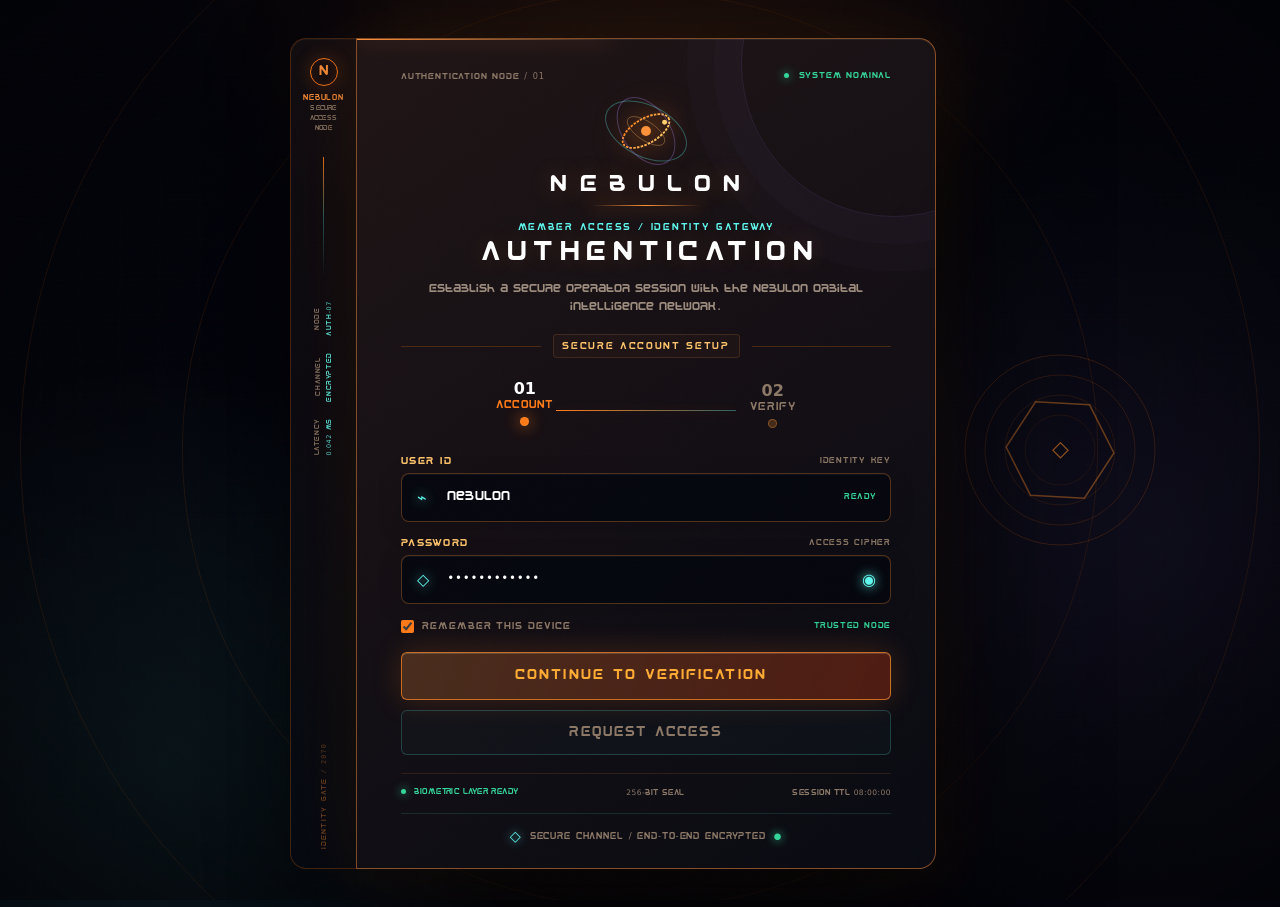
<file: frontend/authentication.html>
<!DOCTYPE html>
<html lang="en">

<head>
  <meta charset="UTF-8" />
  <meta name="viewport" content="width=device-width, initial-scale=1.0" />
  <meta name="theme-color" content="#ff7a18" />
  <meta name="description" content="Nebulon — Member Access Authentication & Secure Account Setup." />
  <title>Nebulon | Authentication</title>

  <!-- Google Fonts -->
  <link rel="preconnect" href="https://fonts.googleapis.com" />
  <link rel="preconnect" href="https://fonts.gstatic.com" crossorigin />
  <link
    href="https://fonts.googleapis.com/css2?family=DM+Mono:wght@400;500;600&family=Space+Grotesk:wght@500;600;700;800&family=Orbitron:wght@500;600;700;800&display=swap"
    rel="stylesheet" />

  <!-- Auth Design System -->
  <link rel="stylesheet" href="css/authentication.css" />
</head>

<body class="neb-auth-body">
  <!-- Background 3D Video Loop: preserved asset path -->
  <div class="auth-video-bg" style="position: fixed; inset: 0; z-index: 0; pointer-events: none; overflow: hidden;">
    <video autoplay muted loop playsinline preload="metadata"
      style="width: 100%; height: 100%; object-fit: cover; opacity: 0.92; filter: saturate(1.15) brightness(1.05);"
      aria-hidden="true">
      <source src="assets/video/auth-loop.mp4" type="video/mp4" />
    </video>
  </div>

  <!-- Interactive Radar Grid & Hexagonal Lock Background Canvas: preserved hook -->
  <canvas id="neb-auth-bg-canvas"></canvas>
  <div class="neb-auth-vignette" aria-hidden="true"></div>
  <div class="neb-auth-scanline" aria-hidden="true"></div>

  <div class="neb-auth-shell">
    <aside class="neb-auth-side-rail" aria-label="Authentication system status">
      <div class="neb-rail-brand"><span class="neb-rail-brand__mark">N</span><span>NEBULON<br /><small>SECURE ACCESS
            NODE</small></span></div>
      <div class="neb-rail-line"></div>
      <div class="neb-rail-readout"><span>NODE</span><strong>AUTH-07</strong></div>
      <div class="neb-rail-readout"><span>CHANNEL</span><strong>ENCRYPTED</strong></div>
      <div class="neb-rail-readout"><span>LATENCY</span><strong>0.042 MS</strong></div>
      <div class="neb-rail-spacer"></div>
      <div class="neb-rail-vertical">IDENTITY GATE / 2070</div>
    </aside>

    <main class="neb-auth-card">
      <div class="neb-auth-card__topline"><span>AUTHENTICATION NODE / 01</span><span><i></i> SYSTEM NOMINAL</span></div>

      <div class="neb-auth-hero-mark" aria-hidden="true">
        <div class="neb-auth-logo-ring">
          <svg viewBox="0 0 100 100" fill="none">
            <ellipse cx="50" cy="50" rx="42" ry="20" stroke="url(#auth-grad)" stroke-width="3" stroke-dasharray="4 2"
              transform="rotate(-30 50 50)" />
            <ellipse cx="50" cy="50" rx="35" ry="15" stroke="rgba(255,193,108,.5)" stroke-width="1"
              transform="rotate(34 50 50)" />
            <circle cx="50" cy="50" r="8" fill="#ff9138" />
            <circle cx="80" cy="36" r="4" fill="#ffd06d" />
            <defs>
              <linearGradient id="auth-grad" x1="0" y1="0" x2="1" y2="1">
                <stop offset="0%" stop-color="#ff7a18" />
                <stop offset="100%" stop-color="#ffd06d" />
              </linearGradient>
            </defs>
          </svg>
        </div>
        <span class="neb-auth-hero-mark__orbit orbit-a"></span>
        <span class="neb-auth-hero-mark__orbit orbit-b"></span>
      </div>

      <div class="neb-auth-brand">NEBULON</div>
      <div class="neb-auth-flare"></div>
      <div class="neb-auth-kicker">MEMBER ACCESS / IDENTITY GATEWAY</div>
      <h1 class="neb-auth-title">AUTHENTICATION</h1>
      <p class="neb-auth-subtitle">Establish a secure operator session with the Nebulon orbital intelligence network.
      </p>

      <div class="neb-auth-divider-line"><span>SECURE ACCOUNT SETUP</span></div>

      <!-- Step Progress Tracker: 01 ACCOUNT -> 02 VERIFY; hooks preserved -->
      <div class="neb-step-tracker">
        <div class="neb-step-line"></div>
        <div class="neb-step-item is-active">
          <span class="neb-step-num">01</span>
          <span class="neb-step-label">ACCOUNT</span>
          <div class="neb-step-dot"></div>
        </div>
        <div class="neb-step-item">
          <span class="neb-step-num">02</span>
          <span class="neb-step-label">VERIFY</span>
          <div class="neb-step-dot"></div>
        </div>
      </div>

      <!-- Form Inputs: IDs, action, values, and behavior preserved -->
      <form id="neb-step1-form" action="member_login.html">
        <div class="neb-field-group">
          <label class="neb-field-label" for="neb-uid"><span>USER ID</span><small>IDENTITY KEY</small></label>
          <div class="neb-input-box">
            <span class="neb-input-icon">⌁</span>
            <span class="neb-input-scan" aria-hidden="true"></span>
            <input type="text" id="neb-uid" class="neb-input-control" placeholder="Enter your fixed User ID"
              value="nebulon" autocomplete="off" required />
            <span class="neb-input-state" aria-hidden="true">READY</span>
          </div>
        </div>

        <div class="neb-field-group">
          <label class="neb-field-label" for="neb-pwd"><span>PASSWORD</span><small>ACCESS CIPHER</small></label>
          <div class="neb-input-box">
            <span class="neb-input-icon">◇</span>
            <span class="neb-input-scan" aria-hidden="true"></span>
            <input type="password" id="neb-pwd" class="neb-input-control" placeholder="Enter your fixed password"
              value="nebulon@2070" autocomplete="off" required />
            <button type="button" class="neb-pwd-toggle" id="neb-pwd-toggle-btn" title="Toggle password visibility"
              aria-label="Toggle password visibility">◉</button>
          </div>
        </div>

        <label class="neb-remember-row">
          <input type="checkbox" id="neb-remember-device" checked />
          <span>REMEMBER THIS DEVICE</span>
          <b>TRUSTED NODE</b>
        </label>

        <div id="neb-auth-error" class="neb-error-banner" style="display: none;"></div>

        <button type="button" class="neb-btn-primary" id="neb-btn-continue">
          <span>CONTINUE TO VERIFICATION</span>
          <span class="neb-btn-arrow" aria-hidden="true"></span>
        </button>

        <button type="button" class="neb-btn-secondary" id="neb-btn-request">REQUEST ACCESS</button>
      </form>

      <div class="neb-auth-metrics" aria-label="Authentication system metrics">
        <span><i></i> BIOMETRIC LAYER READY</span>
        <span>256-BIT SEAL</span>
        <span>SESSION TTL 08:00:00</span>
      </div>

      <div class="neb-auth-footer">
        <span class="neb-footer-lock">◇</span>
        <span>SECURE CHANNEL / END-TO-END ENCRYPTED</span>
        <span class="neb-footer-status">●</span>
      </div>
    </main>
  </div>

  <script src="js/authentication.js"></script>
  <script>
    // Password Visibility Toggle
    const pwdInput = document.getElementById('neb-pwd');
    const pwdToggle = document.getElementById('neb-pwd-toggle-btn');
    if (pwdToggle && pwdInput) {
      pwdToggle.addEventListener('click', function (e) {
        e.preventDefault();
        if (pwdInput.type === 'password') {
          pwdInput.type = 'text';
          pwdToggle.textContent = '◇';
        } else {
          pwdInput.type = 'password';
          pwdToggle.textContent = '◉';
        }
      });
    }

    // Direct and reliable step transition
    async function proceedToStep2() {
      const uid = (document.getElementById('neb-uid').value || 'nebulon').trim();
      const pwd = (document.getElementById('neb-pwd').value || 'nebulon@2070').trim();

      sessionStorage.setItem('nebulon_step1_cleared', 'true');
      sessionStorage.setItem('nebulon_step1_time', new Date().toISOString());
      sessionStorage.setItem('nebulon_preferred_uid', uid);
      sessionStorage.setItem('nebulon_preferred_pwd', pwd);
      if (window.NebulonAuth) {
        await window.NebulonAuth.verifyStep1(uid, pwd);
      }

      window.location.href = 'member_login.html';
    }

    document.getElementById('neb-btn-continue').addEventListener('click', proceedToStep2);
    document.getElementById('neb-step1-form').addEventListener('submit', function (e) {
      e.preventDefault();
      proceedToStep2();
    });

    document.getElementById('neb-btn-request').addEventListener('click', function (e) {
      e.preventDefault();
      document.getElementById('neb-uid').value = 'nebulon';
      document.getElementById('neb-pwd').value = 'nebulon@2070';
      proceedToStep2();
    });

    // Canvas Background: Concentric Coordinate Radar Rings & Floating Hexagonal Lock Badge
    (function () {
      const canvas = document.getElementById('neb-auth-bg-canvas');
      if (!canvas) return;
      const ctx = canvas.getContext('2d');
      let w, h, angle = 0;

      function resize() {
        const ratio = Math.min(window.devicePixelRatio || 1, 2);
        w = window.innerWidth;
        h = window.innerHeight;
        canvas.width = w * ratio;
        canvas.height = h * ratio;
        canvas.style.width = w + 'px';
        canvas.style.height = h + 'px';
        ctx.setTransform(ratio, 0, 0, ratio, 0, 0);
      }
      window.addEventListener('resize', resize);
      resize();

      function render() {
        ctx.clearRect(0, 0, w, h);
        const cx = w * 0.5;
        const cy = h * 0.5;
        const maxR = Math.max(w, h) * 0.55;

        ctx.strokeStyle = 'rgba(255, 122, 24, 0.035)';
        ctx.lineWidth = 1;
        const gridSize = 40;
        for (let x = 0; x < w; x += gridSize) { ctx.beginPath(); ctx.moveTo(x, 0); ctx.lineTo(x, h); ctx.stroke(); }
        for (let y = 0; y < h; y += gridSize) { ctx.beginPath(); ctx.moveTo(0, y); ctx.lineTo(w, y); ctx.stroke(); }

        [0.25, 0.42, 0.65, 0.88, 1.15].forEach((mul, idx) => {
          ctx.strokeStyle = `rgba(255, 122, 24, ${0.08 + idx * 0.03})`;
          ctx.lineWidth = 1;
          ctx.beginPath();
          ctx.arc(cx, cy, maxR * mul, 0, Math.PI * 2);
          ctx.stroke();
        });

        const hexX = cx + Math.min(w * 0.36, 420);
        const hexY = cy;
        const hexR = 54;
        [35, 55, 75, 95].forEach((r, i) => {
          ctx.strokeStyle = `rgba(255, 122, 24, ${0.12 + i * 0.04})`;
          ctx.beginPath();
          ctx.arc(hexX, hexY, r, 0, Math.PI * 2);
          ctx.stroke();
        });

        ctx.save();
        ctx.translate(hexX, hexY);
        ctx.rotate(angle);
        ctx.strokeStyle = 'rgba(255, 140, 40, 0.55)';
        ctx.lineWidth = 1.5;
        ctx.beginPath();
        for (let i = 0; i < 6; i++) {
          const a = (i * Math.PI) / 3;
          const px = Math.cos(a) * hexR;
          const py = Math.sin(a) * hexR;
          if (i === 0) ctx.moveTo(px, py); else ctx.lineTo(px, py);
        }
        ctx.closePath();
        ctx.stroke();
        ctx.restore();

        ctx.fillStyle = 'rgba(255, 140, 40, 0.8)';
        ctx.font = '22px "Corpta", sans-serif';
        ctx.textAlign = 'center';
        ctx.textBaseline = 'middle';
        ctx.fillText('◇', hexX, hexY);

        angle += 0.005;
        requestAnimationFrame(render);
      }
      render();
    })();
  </script>
</body>

</html>
</file>
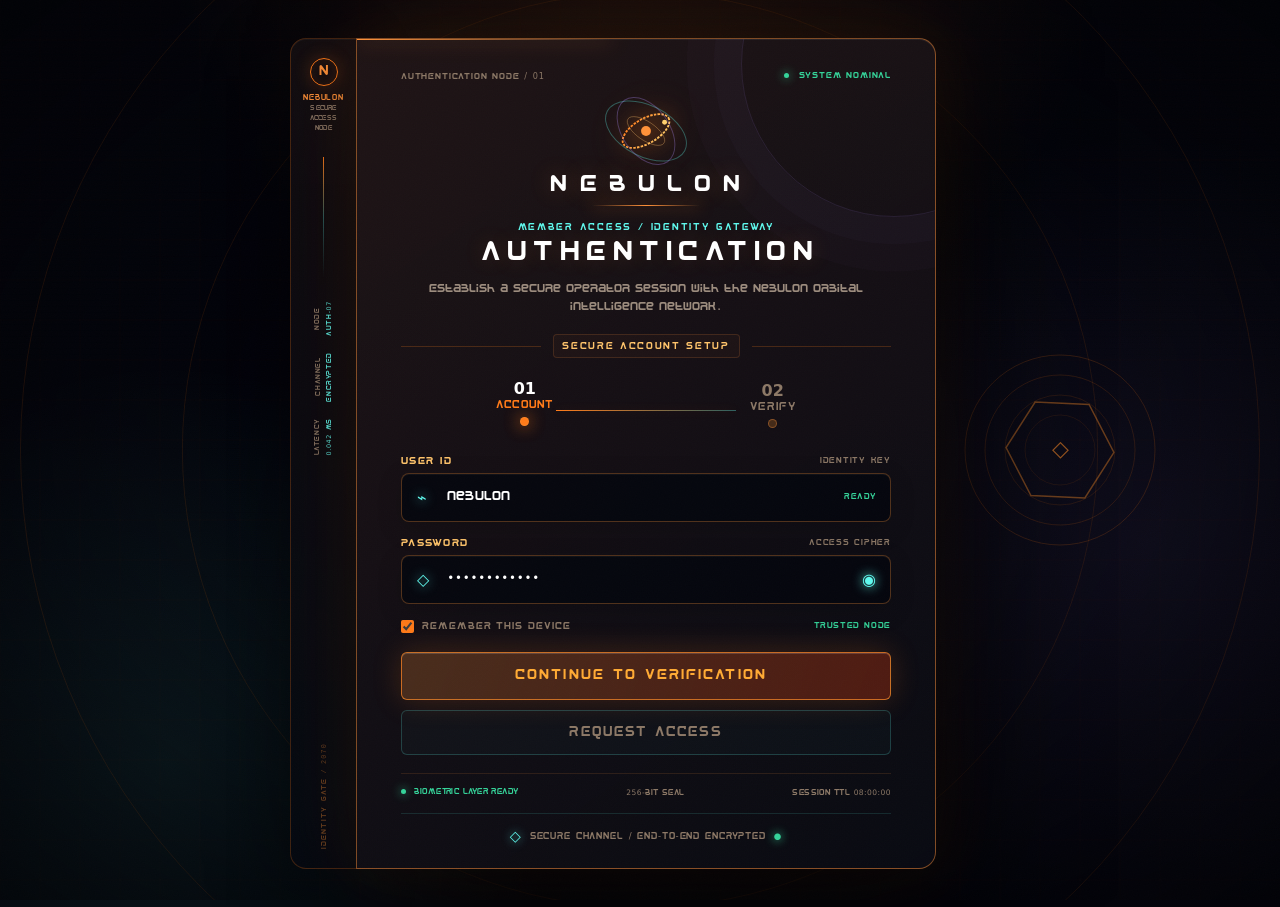
<file: frontend/evidence.html>
<!DOCTYPE html>
<html lang="en" data-motion="full">

<head>
  <meta charset="UTF-8" />
  <meta name="viewport" content="width=device-width, initial-scale=1.0" />
  <meta name="theme-color" content="#050611" />
  <meta name="description"
    content="Nebulon Evidence Vault — Trustworthy multi-source provenance, CelesTrak, SatNOGS, and 4-tier timestamps." />
  <title>Evidence Vault — Nebulon</title>

  <!-- Core Design System -->
  <link rel="stylesheet" href="css/tokens.css" />
  <link rel="stylesheet" href="css/reset.css" />
  <link rel="stylesheet" href="css/typography.css" />
  <link rel="stylesheet" href="css/global.css" />
  <link rel="stylesheet" href="css/navbar.css" />
  <link rel="stylesheet" href="css/video-slots.css" />
  <link rel="stylesheet" href="css/motion.css" />
  <link rel="stylesheet" href="css/accessibility.css" />
  <link rel="stylesheet" href="pages/evidence/evidence.css" />

  <!-- Instant 2-Step Verification Guard -->
  <script>
    (function () {
      var s1 = sessionStorage.getItem('nebulon_step1_cleared') === 'true';
      var s2 = sessionStorage.getItem('nebulon_member_verified') === 'true';
      if (!s1) {
        window.location.href = 'authentication.html';
      } else if (!s2) {
        window.location.href = 'member_login.html';
      }
    })();
  </script>
</head>

<body data-page="evidence">
  <a class="skip-link" href="#main-content">Skip to main content</a>
  <div id="site-background" aria-hidden="true"></div>

  <!-- Full-Screen 3D Background Video -->
  <div class="video-slot video-slot--evidence" data-video-slot="evidence">
    <video class="video-slot__media" autoplay muted loop playsinline preload="metadata" aria-hidden="true">
      <source src="assets/video/evidence-loop.mp4" type="video/mp4" />
    </video>
  </div>

  <!-- Shared Fixed Navbar -->
  <header id="nebula-navbar" class="nebula-navbar"></header>

  <main id="main-content" tabindex="-1">
    <div class="n-container" style="padding-top: 1.5rem;">
      <div class="n-section-head">
        <div class="n-section-head__title-group">
          <div>
            <span class="n-kicker">PROVENANCE & AUDIT ARCHIVE</span>
            <h2>Multi-Source Evidence Vault</h2>
          </div>
          <span class="n-muted" style="font-family: var(--n-font-mono); font-size: 0.75rem;">Strict timestamp separation
            and upstream cryptographic auditability</span>
        </div>
      </div>

      <!-- Main Layout -->
      <div class="evidence-layout">
        <!-- Left: Filter Rail -->
        <aside class="n-panel evidence-filter-panel n-panel--strong">
          <span class="n-label-micro">SOURCE FILTERS</span>
          <div class="evidence-source-list" style="margin-top: 12px;">
            <button type="button" class="evidence-source-btn is-active" data-source-filter="all">
              <span>All Sources</span>
              <span class="n-chip">24</span>
            </button>
            <button type="button" class="evidence-source-btn" data-source-filter="satnogs">
              <span>SatNOGS RF</span>
              <span class="n-chip n-chip--cyan">Live</span>
            </button>
            <button type="button" class="evidence-source-btn" data-source-filter="celestrak">
              <span>CelesTrak GP</span>
              <span class="n-chip n-chip--cyan">Live</span>
            </button>
            <button type="button" class="evidence-source-btn" data-source-filter="spacetrack">
              <span>Space-Track</span>
              <span class="n-chip">TLE</span>
            </button>
            <button type="button" class="evidence-source-btn" data-source-filter="manifest">
              <span>Launch Manifest</span>
              <span class="n-chip">Static</span>
            </button>
          </div>

          <div class="evidence-selection-box" aria-labelledby="evidence-selection-title">
            <span class="n-label-micro" id="evidence-selection-title">ADD TO REVIEW EVIDENCE</span>
            <p class="n-muted evidence-selection-help">Choose records from Observation and Investigation to include in
              the operator review.</p>
            <div id="evidence-selection-container" class="evidence-selection-list">
              <!-- Rendered by evidence.js -->
            </div>
            <button type="button" class="n-btn n-btn--primary n-btn--sm" id="evidence-save-selection"
              style="width: 100%; margin-top: 12px;">Save Evidence Selection</button>
            <span class="n-muted evidence-selection-status" id="evidence-selection-status" role="status"></span>
          </div>
        </aside>

        <!-- Center: Evidence Chronological Timeline -->
        <div class="n-panel evidence-timeline-panel n-panel--strong">
          <div style="display: flex; justify-content: space-between; align-items: center;">
            <span class="n-chip n-chip--cyan">Chronological Audit Sequence</span>
            <span class="n-muted" style="font-family: var(--n-font-mono); font-size: 0.72rem;">Click any record to
              inspect provenance</span>
          </div>

          <div class="evidence-timeline-list" id="evidence-timeline-container">
            <!-- Rendered by evidence.js -->
          </div>
        </div>

        <!-- Right: Provenance Inspector Drawer -->
        <div class="n-panel evidence-inspector-panel n-panel--strong">
          <div id="evidence-provenance-body">
            <!-- Populated by evidence.js -->
          </div>
        </div>
      </div>
    </div>
  </main>

  <div id="live-announcer" class="sr-only" aria-live="polite"></div>

  <!-- Scripts -->
  <script src="js/authentication.js"></script>
  <script src="js/data-formatters.js" defer></script>
  <script src="js/api-client.js" defer></script>
  <script src="js/live-stream.js" defer></script>
  <script src="js/video-controller.js" defer></script>
  <script src="js/motion-controller.js" defer></script>
  <script src="js/app-shell.js" defer></script>
  <script src="pages/evidence/evidence.js" defer></script>
</body>

</html>
</file>
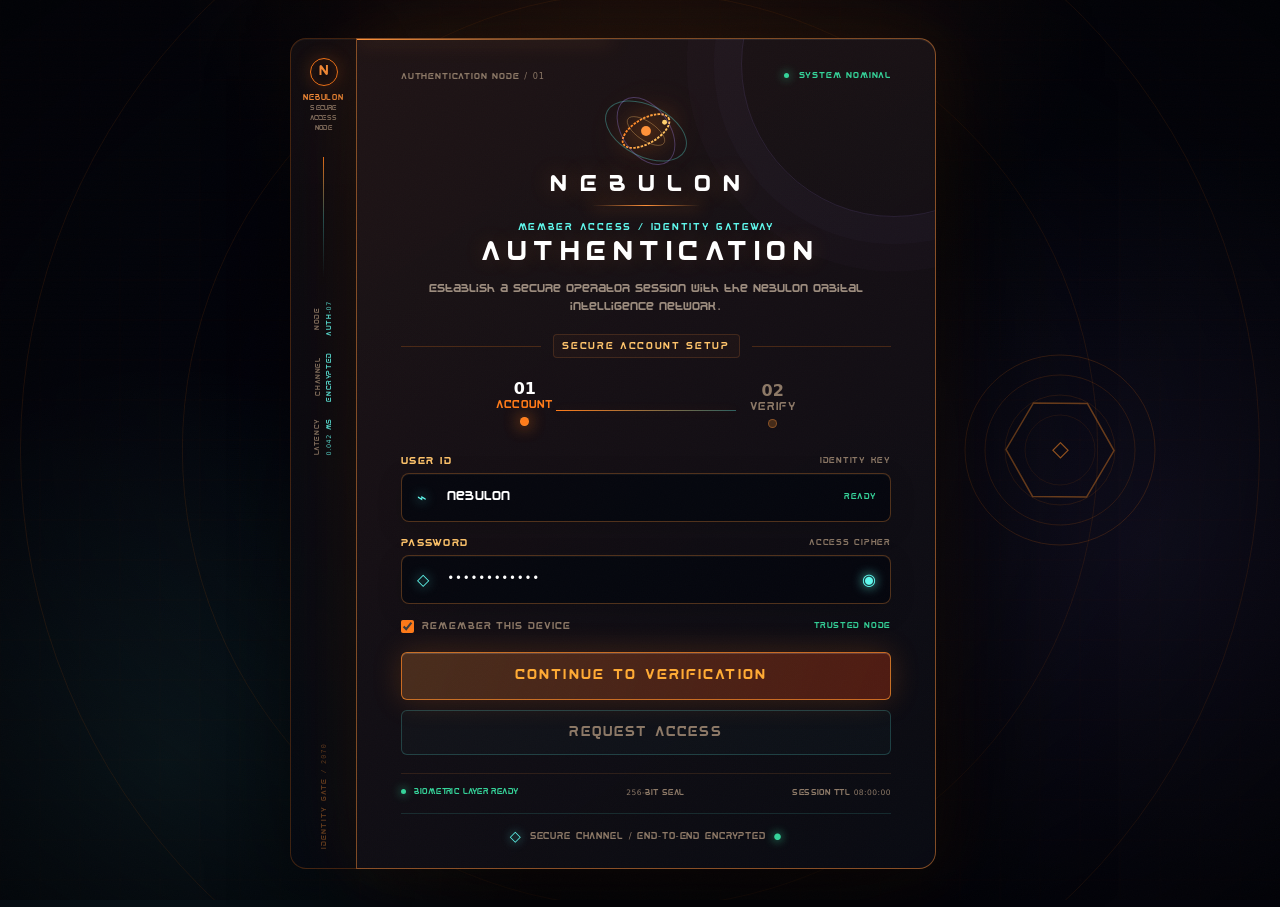
<file: frontend/login.html>
<!DOCTYPE html>
<html lang="en">
<head>
  <meta charset="UTF-8" />
  <meta http-equiv="refresh" content="0; url=authentication.html" />
  <title>Redirecting to Nebulon Cybernetic Gateway...</title>
  <style>
    @font-face {
      font-family: 'Corpta';
      src: url('assets/fonts/Corpta.otf') format('opentype');
      font-weight: 100 900;
      font-style: normal;
      font-display: swap;
    }
  </style>
</head>
<body style="background: #040201; color: #00c3ff; font-family: 'Corpta', sans-serif; display: flex; align-items: center; justify-content: center; height: 100vh;">
  <p>Redirecting to <a href="authentication.html" style="color: #5900ff;">Nebulon Two-Step Verification Gateway</a>...</p>
</body>
</html>
</file>
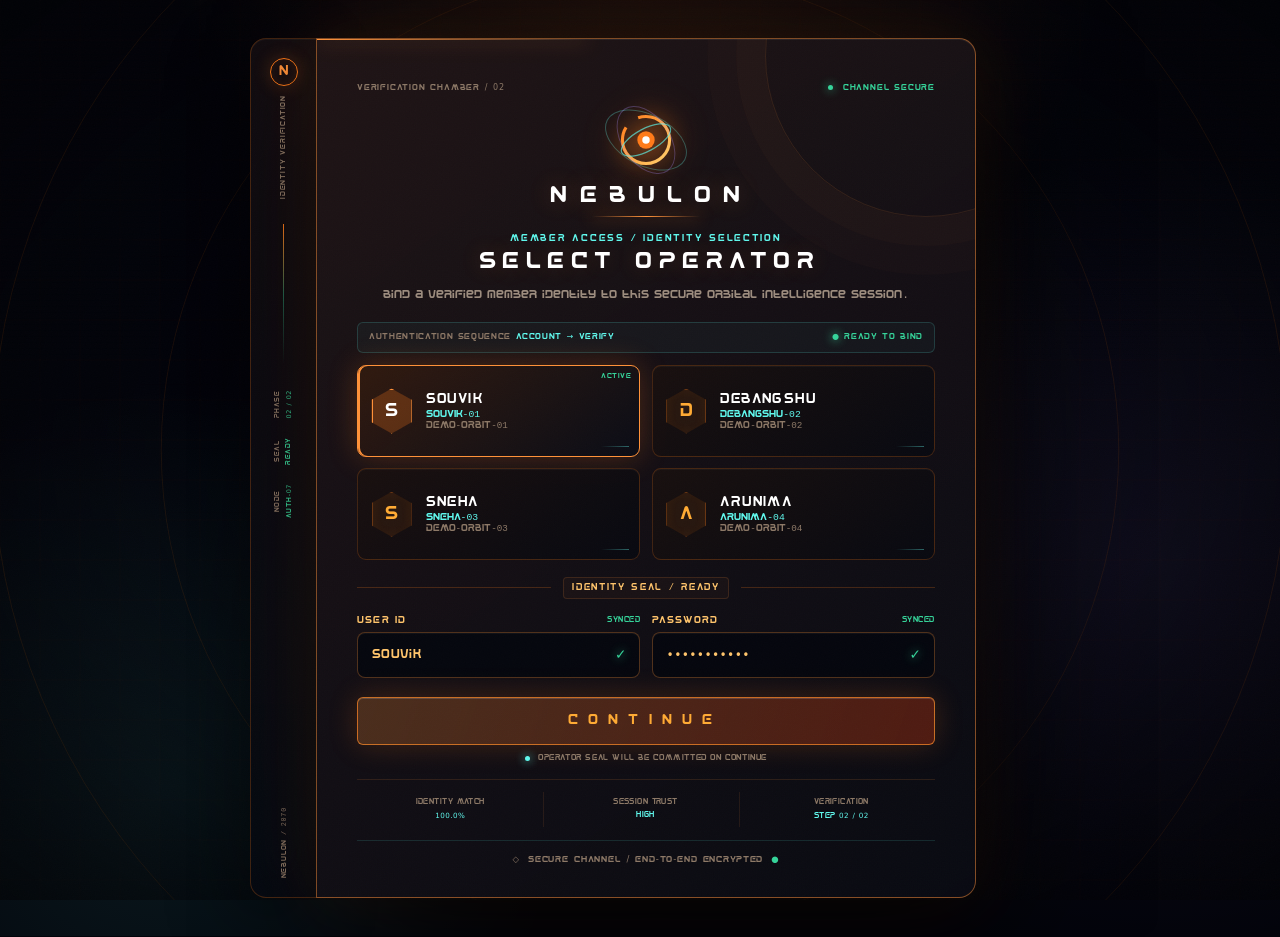
<file: frontend/member_login.html>
<!DOCTYPE html>
<html lang="en">

<head>
  <meta charset="UTF-8" />
  <meta name="viewport" content="width=device-width, initial-scale=1.0" />
  <meta name="theme-color" content="#ff7a18" />
  <meta name="description" content="Nebulon — Select Operator Identity for Step 2 Member Access Verification." />
  <title>Nebulon | Select Operator</title>

  <!-- Google Fonts: preserved -->
  <link rel="preconnect" href="https://fonts.googleapis.com" />
  <link rel="preconnect" href="https://fonts.gstatic.com" crossorigin />
  <link
    href="https://fonts.googleapis.com/css2?family=DM+Mono:wght@400;500;600&family=Space+Grotesk:wght@500;700;800&display=swap"
    rel="stylesheet" />

  <!-- Auth Design System: preserved -->
  <link rel="stylesheet" href="css/authentication.css" />

  <style>
    /* Additive member-login layout layer. Existing authentication.css remains the visual foundation. */
    .member-login-shell {
      position: relative;
      z-index: 10;
      display: grid;
      grid-template-columns: 66px minmax(0, 680px);
      width: min(100%, 780px);
      margin: auto;
    }

    .member-login-rail {
      display: flex;
      flex-direction: column;
      align-items: center;
      min-height: 650px;
      padding: 1.15rem .65rem;
      border: 1px solid rgba(255, 122, 24, .24);
      border-right: 0;
      border-radius: 16px 0 0 16px;
      background: linear-gradient(180deg, rgba(22, 15, 18, .74), rgba(5, 8, 16, .82));
      box-shadow: inset 0 1px rgba(255, 255, 255, .04), -12px 22px 70px rgba(0, 0, 0, .4);
      backdrop-filter: blur(20px);
    }

    .member-login-rail__mark {
      display: grid;
      place-items: center;
      width: 28px;
      height: 28px;
      border: 1px solid var(--neb-orange);
      border-radius: 50%;
      color: var(--neb-orange-bright);
      font: 700 .82rem "Corpta", sans-serif;
      box-shadow: 0 0 18px rgba(255, 122, 24, .22), inset 0 0 12px rgba(255, 122, 24, .1);
    }

    .member-login-rail__label {
      margin-top: .55rem;
      color: var(--neb-text-muted);
      font: .42rem "Corpta", monospace;
      letter-spacing: .12em;
      text-align: center;
      writing-mode: vertical-rl;
      transform: rotate(180deg);
    }

    .member-login-rail__line {
      width: 1px;
      height: 140px;
      margin: 1.6rem 0;
      background: linear-gradient(180deg, var(--neb-orange), rgba(52, 211, 153, .45), transparent);
    }

    .member-login-rail__readout {
      display: grid;
      gap: .28rem;
      margin-bottom: 1.2rem;
      color: var(--neb-text-muted);
      font: .4rem "Corpta", monospace;
      letter-spacing: .09em;
      text-align: center;
      writing-mode: vertical-rl;
      transform: rotate(180deg);
    }

    .member-login-rail__readout strong {
      color: var(--neb-green);
      font-weight: 400;
    }

    .member-login-rail__spacer {
      flex: 1;
    }

    .member-login-card {
      position: relative;
      min-width: 0;
      padding: 1.9rem clamp(1.3rem, 4vw, 2.6rem) 1.35rem;
      border-radius: 0 17px 17px 0;
      overflow: hidden;
      text-align: center;
    }

    .member-login-card::before {
      position: absolute;
      top: 0;
      left: 0;
      width: 17rem;
      height: 1px;
      content: "";
      background: linear-gradient(90deg, var(--neb-orange-bright), transparent);
      box-shadow: 0 0 20px var(--neb-orange-bright);
    }

    .member-login-card::after {
      position: absolute;
      top: -9rem;
      right: -7rem;
      width: 20rem;
      height: 20rem;
      content: "";
      border: 1px solid rgba(255, 145, 56, .12);
      border-radius: 50%;
      box-shadow: 0 0 0 1.8rem rgba(255, 145, 56, .025), 0 0 0 3.6rem rgba(255, 145, 56, .014);
      pointer-events: none;
    }

    .member-login-card>* {
      position: relative;
      z-index: 1;
    }

    .member-login-topline {
      display: flex;
      align-items: center;
      justify-content: space-between;
      gap: 1rem;
      margin-bottom: 1rem;
      color: var(--neb-text-muted);
      font: .5rem "Corpta", monospace;
      letter-spacing: .1em;
      text-align: left;
    }

    .member-login-topline span:last-child {
      color: var(--neb-green);
      white-space: nowrap;
    }

    .member-login-topline i {
      display: inline-block;
      width: 5px;
      height: 5px;
      margin-right: .3rem;
      border-radius: 50%;
      background: var(--neb-green);
      box-shadow: 0 0 10px var(--neb-green);
    }

    .member-login-hero-mark {
      position: relative;
      width: 62px;
      height: 62px;
      margin: 0 auto .65rem;
    }

    .member-login-hero-mark .neb-auth-logo-ring {
      width: 62px;
      height: 62px;
      margin: 0;
      filter: drop-shadow(0 0 18px rgba(255, 122, 24, .4));
    }

    .member-login-hero-mark::before,
    .member-login-hero-mark::after {
      position: absolute;
      content: "";
      border: 1px solid rgba(95, 248, 237, .3);
      border-radius: 50%;
      pointer-events: none;
    }

    .member-login-hero-mark::before {
      inset: 5px -13px;
      transform: rotate(27deg);
    }

    .member-login-hero-mark::after {
      inset: -7px 7px;
      transform: rotate(-35deg);
      border-color: rgba(173, 139, 255, .3);
    }

    .member-login-intro {
      max-width: 520px;
      margin: 0 auto 1.1rem;
      color: var(--neb-text-muted);
      font: .67rem/1.6 "Corpta", monospace;
    }

    .member-login-intro strong {
      color: var(--neb-gold);
      font-weight: 500;
    }

    .member-login-command {
      display: flex;
      align-items: center;
      justify-content: space-between;
      gap: .8rem;
      margin: 1rem 0 .75rem;
      padding: .6rem .7rem;
      border: 1px solid rgba(95, 248, 237, .16);
      border-radius: 6px;
      background: rgba(95, 248, 237, .035);
      color: var(--neb-text-muted);
      font: .5rem "Corpta", monospace;
      letter-spacing: .08em;
      text-align: left;
    }

    .member-login-command strong {
      color: var(--neb-cyan);
      font-weight: 400;
    }

    .member-login-command b {
      color: var(--neb-green);
      font-weight: 400;
      white-space: nowrap;
    }

    .member-login-command b::before {
      content: "● ";
      text-shadow: 0 0 10px var(--neb-green);
    }

    .neb-operator-grid {
      grid-template-columns: repeat(2, minmax(0, 1fr));
      gap: .7rem;
      margin-bottom: 1.05rem;
    }

    .neb-operator-card {
      min-height: 92px;
      padding: .78rem .85rem;
      border-radius: 9px;
      background: linear-gradient(145deg, rgba(24, 15, 14, .9), rgba(7, 8, 16, .9));
      box-shadow: inset 0 1px rgba(255, 255, 255, .035);
      transition: transform .22s ease, border-color .22s ease, box-shadow .22s ease;
    }

    .neb-operator-card::after {
      position: absolute;
      right: 10px;
      bottom: 9px;
      width: 28px;
      height: 1px;
      content: "";
      background: linear-gradient(90deg, transparent, rgba(95, 248, 237, .55));
      opacity: .7;
    }

    .neb-operator-card:hover {
      transform: translateY(-3px);
      border-color: rgba(255, 145, 56, .65);
      box-shadow: 0 0 25px rgba(255, 122, 24, .17), inset 2px 0 var(--neb-orange-bright);
    }

    .neb-operator-card.is-selected {
      border-color: var(--neb-orange-bright);
      background: linear-gradient(145deg, rgba(47, 25, 14, .98), rgba(9, 11, 21, .94));
      box-shadow: 0 0 30px rgba(255, 122, 24, .24), inset 2px 0 var(--neb-orange-bright);
    }

    .neb-operator-card.is-selected::before {
      position: absolute;
      top: 7px;
      right: 8px;
      content: "ACTIVE";
      color: var(--neb-green);
      font: .42rem "Corpta", monospace;
      letter-spacing: .08em;
    }

    .neb-hex-badge {
      width: 40px;
      height: 45px;
      font-size: 1.1rem;
      box-shadow: inset 0 0 12px rgba(255, 122, 24, .08);
    }

    .neb-op-name {
      font-size: .82rem;
      letter-spacing: .11em;
    }

    .neb-op-code {
      color: var(--neb-cyan);
      font-size: .61rem;
    }

    .neb-op-orbit {
      color: var(--neb-text-muted);
      font-size: .58rem;
    }

    .member-login-divider {
      margin-block: .7rem 1rem;
    }

    .member-login-divider span {
      padding: .3rem .55rem;
      border: 1px solid rgba(255, 145, 56, .15);
      border-radius: 4px;
      color: var(--neb-gold);
      background: rgba(255, 145, 56, .035);
      font: .55rem "Corpta", monospace;
    }

    .neb-operator-inputs-row {
      gap: .7rem;
      margin-bottom: .5rem;
    }

    .neb-operator-inputs-row .neb-field-label {
      display: flex;
      justify-content: space-between;
      font-size: .59rem;
    }

    .neb-operator-inputs-row .neb-field-label::after {
      content: "SYNCED";
      color: var(--neb-green);
      font: .45rem "Corpta", monospace;
      letter-spacing: .08em;
    }

    .neb-input-box {
      min-height: 46px;
      background: rgba(3, 5, 12, .84);
      box-shadow: inset 0 1px rgba(255, 255, 255, .04);
    }

    .neb-input-control {
      font-size: .75rem;
      letter-spacing: .03em;
    }

    .neb-check-icon {
      right: 13px;
      color: var(--neb-green);
      text-shadow: 0 0 10px var(--neb-green);
    }

    .neb-btn-primary {
      min-height: 48px;
      margin-top: 1.2rem !important;
      background: linear-gradient(110deg, rgba(255, 145, 56, .24), rgba(82, 27, 17, .96));
      box-shadow: 0 0 30px rgba(255, 122, 24, .2), inset 0 1px rgba(255, 255, 255, .15);
    }

    .neb-btn-primary:hover {
      box-shadow: 0 0 48px rgba(255, 145, 56, .38), inset 0 1px rgba(255, 255, 255, .2);
      transform: translateY(-2px);
    }

    .member-login-btn-status {
      display: flex;
      align-items: center;
      justify-content: center;
      gap: .5rem;
      margin-top: .55rem;
      color: var(--neb-text-muted);
      font: .47rem "Corpta", monospace;
      letter-spacing: .08em;
    }

    .member-login-btn-status i {
      width: 5px;
      height: 5px;
      border-radius: 50%;
      background: var(--neb-cyan);
      box-shadow: 0 0 10px var(--neb-cyan);
    }

    .member-login-metrics {
      display: grid;
      grid-template-columns: repeat(3, 1fr);
      gap: .5rem;
      margin-top: 1rem;
      padding-top: .8rem;
      border-top: 1px solid rgba(255, 145, 56, .13);
      color: var(--neb-text-muted);
      font: .45rem "Corpta", monospace;
      letter-spacing: .06em;
    }

    .member-login-metrics span {
      padding: .35rem .2rem;
      border-right: 1px solid rgba(255, 145, 56, .1);
    }

    .member-login-metrics span:last-child {
      border-right: 0;
    }

    .member-login-metrics b {
      display: block;
      margin-top: .25rem;
      color: var(--neb-cyan);
      font-weight: 400;
    }

    .member-login-footer {
      margin-top: .85rem;
      padding-top: .8rem;
      font-size: .53rem;
    }

    @media (max-width: 680px) {
      .member-login-shell {
        display: block;
        width: min(100%, 680px);
      }

      .member-login-rail {
        display: none;
      }

      .member-login-card {
        border-radius: 15px;
        padding: 1.45rem 1rem 1.1rem;
      }

      .neb-operator-grid {
        grid-template-columns: 1fr;
      }

      .member-login-metrics {
        grid-template-columns: 1fr;
        gap: .25rem;
      }

      .member-login-metrics span {
        border-right: 0;
        border-bottom: 1px solid rgba(255, 145, 56, .1);
      }

      .member-login-metrics span:last-child {
        border-bottom: 0;
      }
    }
  </style>
</head>

<body class="neb-auth-body">
  <!-- Background 3D Video Loop: preserved asset path -->
  <div class="auth-video-bg" style="position: fixed; inset: 0; z-index: 0; pointer-events: none; overflow: hidden;">
    <video autoplay muted loop playsinline preload="metadata"
      style="width: 100%; height: 100%; object-fit: cover; opacity: 0.92; filter: saturate(1.15) brightness(1.05);"
      aria-hidden="true">
      <source src="assets/video/auth-loop.mp4" type="video/mp4" />
    </video>
  </div>

  <!-- Interactive Radar Grid & Background Canvas: preserved hook -->
  <canvas id="neb-auth-bg-canvas"></canvas>
  <div class="neb-auth-vignette" aria-hidden="true"></div>
  <div class="neb-auth-scanline" aria-hidden="true"></div>

  <div class="member-login-shell">
    <aside class="member-login-rail" aria-label="Verification system status">
      <span class="member-login-rail__mark">N</span>
      <span class="member-login-rail__label">IDENTITY VERIFICATION</span>
      <span class="member-login-rail__line"></span>
      <span class="member-login-rail__readout"><span>PHASE</span><strong>02 / 02</strong></span>
      <span class="member-login-rail__readout"><span>SEAL</span><strong>READY</strong></span>
      <span class="member-login-rail__readout"><span>NODE</span><strong>AUTH-07</strong></span>
      <span class="member-login-rail__spacer"></span>
      <span class="member-login-rail__label">NEBULON / 2070</span>
    </aside>

    <main class="neb-auth-card is-wide member-login-card">
      <div class="member-login-topline"><span>VERIFICATION CHAMBER / 02</span><span><i></i> CHANNEL SECURE</span></div>

      <!-- Top Orbital Ring Mark -->
      <div class="member-login-hero-mark" aria-hidden="true">
        <div class="neb-auth-logo-ring">
          <svg viewBox="0 0 100 100" fill="none">
            <circle cx="50" cy="50" r="38" stroke="url(#member-grad)" stroke-width="5" stroke-dasharray="140 25" />
            <ellipse cx="50" cy="50" rx="44" ry="18" stroke="rgba(95,248,237,.65)" stroke-width="2"
              transform="rotate(-28 50 50)" />
            <circle cx="50" cy="50" r="14" fill="#ff7a18" />
            <circle cx="50" cy="50" r="6" fill="#ffffff" />
            <defs>
              <linearGradient id="member-grad" x1="0" y1="0" x2="1" y2="1">
                <stop offset="0%" stop-color="#ff7a18" />
                <stop offset="100%" stop-color="#ffd06d" />
              </linearGradient>
            </defs>
          </svg>
        </div>
      </div>

      <div class="neb-auth-brand">NEBULON</div>
      <div class="neb-auth-flare"></div>
      <div class="neb-auth-kicker">MEMBER ACCESS / IDENTITY SELECTION</div>
      <h1 class="neb-auth-title" style="font-size: 1.45rem; letter-spacing: 0.28em;">SELECT OPERATOR</h1>
      <div class="neb-auth-subtitle">Bind a verified member identity to this secure orbital intelligence session.</div>

      <div class="member-login-command"><span>AUTHENTICATION SEQUENCE <strong>ACCOUNT → VERIFY</strong></span><b>READY
          TO BIND</b></div>

      <!-- 2x2 Operator Selection Grid (4 Members Only): data hooks preserved -->
      <div class="neb-operator-grid" id="neb-operator-grid">
        <div class="neb-operator-card is-selected" data-op-id="souvik" data-op-pass="souvik@2070">
          <div class="neb-hex-badge">S</div>
          <div class="neb-op-info">
            <div class="neb-op-name">SOUVIK</div>
            <div class="neb-op-code">SOUVIK-01</div>
            <div class="neb-op-orbit">DEMO-ORBIT-01</div>
          </div>
        </div>
        <div class="neb-operator-card" data-op-id="debangshu" data-op-pass="debangshu@2070">
          <div class="neb-hex-badge">D</div>
          <div class="neb-op-info">
            <div class="neb-op-name">DEBANGSHU</div>
            <div class="neb-op-code">DEBANGSHU-02</div>
            <div class="neb-op-orbit">DEMO-ORBIT-02</div>
          </div>
        </div>
        <div class="neb-operator-card" data-op-id="sneha" data-op-pass="sneha@2070">
          <div class="neb-hex-badge">S</div>
          <div class="neb-op-info">
            <div class="neb-op-name">SNEHA</div>
            <div class="neb-op-code">SNEHA-03</div>
            <div class="neb-op-orbit">DEMO-ORBIT-03</div>
          </div>
        </div>
        <div class="neb-operator-card" data-op-id="arunima" data-op-pass="arunima@2070">
          <div class="neb-hex-badge">A</div>
          <div class="neb-op-info">
            <div class="neb-op-name">ARUNIMA</div>
            <div class="neb-op-code">ARUNIMA-04</div>
            <div class="neb-op-orbit">DEMO-ORBIT-04</div>
          </div>
        </div>
      </div>

      <!-- Shield Divider -->
      <div class="neb-auth-divider-line member-login-divider"><span>IDENTITY SEAL / READY</span></div>

      <form id="neb-step2-form" action="index.html">
        <!-- Credential Summary Inputs: IDs and behavior preserved -->
        <div class="neb-operator-inputs-row">
          <div class="neb-field-group" style="margin-bottom: 0;">
            <label class="neb-field-label" for="neb-summary-uid">USER ID</label>
            <div class="neb-input-box"><input type="text" id="neb-summary-uid" class="neb-input-control" value="souvik"
                readonly style="padding-left: 14px; color: var(--neb-gold); font-weight: 700;" /><span
                class="neb-check-icon">✓</span></div>
          </div>
          <div class="neb-field-group" style="margin-bottom: 0;">
            <label class="neb-field-label" for="neb-summary-pwd">PASSWORD</label>
            <div class="neb-input-box"><input type="password" id="neb-summary-pwd" class="neb-input-control"
                value="souvik@2070" required
                style="padding-left: 14px; color: var(--neb-gold); font-weight: 700;" /><span
                class="neb-check-icon">✓</span></div>
          </div>
        </div>

        <div id="neb-step2-error" class="neb-error-banner" style="display: none; margin-top: 1rem;"></div>

        <button type="button" class="neb-btn-primary" id="neb-btn-finish" style="margin-top: 1.5rem;"><span>C O N T I N
            U E</span><span style="font-size: 1.1rem; line-height: 1;"></span></button>
        <div class="member-login-btn-status"><i></i><span>OPERATOR SEAL WILL BE COMMITTED ON CONTINUE</span></div>
      </form>

      <div class="member-login-metrics"><span>IDENTITY MATCH<b>100.0%</b></span><span>SESSION
          TRUST<b>HIGH</b></span><span>VERIFICATION<b>STEP 02 / 02</b></span></div>

      <div class="neb-auth-footer member-login-footer"><span>◇</span><span>SECURE CHANNEL / END-TO-END
          ENCRYPTED</span><span style="color: var(--neb-green);">●</span></div>
    </main>
  </div>

  <script src="js/authentication.js"></script>
  <script>
    const cards = document.querySelectorAll('.neb-operator-card');
    const uidInput = document.getElementById('neb-summary-uid');
    const pwdInput = document.getElementById('neb-summary-pwd');
    const errorBox = document.getElementById('neb-step2-error');

    // Operator Card Selection Click Handler
    cards.forEach(card => {
      card.addEventListener('click', function () {
        cards.forEach(c => c.classList.remove('is-selected'));
        this.classList.add('is-selected');
        uidInput.value = this.dataset.opId;
        pwdInput.value = this.dataset.opPass;
        errorBox.style.display = 'none';
      });
    });

    // Form Submission: Complete Verification & Launch Nebulon
    async function proceedToApp() {
      const memberId = (uidInput.value || 'souvik').trim();
      const pass = (pwdInput.value || 'souvik@2070').trim();

      sessionStorage.setItem('nebulon_step1_cleared', 'true');
      sessionStorage.setItem('nebulon_member_verified', 'true');
      if (window.NebulonAuth) {
        await window.NebulonAuth.verifyStep2(memberId, pass);
      }

      window.location.href = 'index.html';
    }

    document.getElementById('neb-btn-finish').addEventListener('click', proceedToApp);
    document.getElementById('neb-step2-form').addEventListener('submit', function (e) {
      e.preventDefault();
      proceedToApp();
    });

    // Background Canvas
    (function () {
      const canvas = document.getElementById('neb-auth-bg-canvas');
      if (!canvas) return;
      const ctx = canvas.getContext('2d');
      let w, h;

      function resize() {
        const ratio = Math.min(window.devicePixelRatio || 1, 2);
        w = window.innerWidth;
        h = window.innerHeight;
        canvas.width = w * ratio;
        canvas.height = h * ratio;
        canvas.style.width = w + 'px';
        canvas.style.height = h + 'px';
        ctx.setTransform(ratio, 0, 0, ratio, 0, 0);
      }
      window.addEventListener('resize', resize);
      resize();

      function render() {
        ctx.clearRect(0, 0, w, h);
        const cx = w * 0.5;
        const cy = h * 0.5;
        const maxR = Math.max(w, h) * 0.55;

        ctx.strokeStyle = 'rgba(255, 122, 24, 0.03)';
        ctx.lineWidth = 1;
        const gridSize = 40;
        for (let x = 0; x < w; x += gridSize) { ctx.beginPath(); ctx.moveTo(x, 0); ctx.lineTo(x, h); ctx.stroke(); }
        for (let y = 0; y < h; y += gridSize) { ctx.beginPath(); ctx.moveTo(0, y); ctx.lineTo(w, y); ctx.stroke(); }

        [0.25, 0.45, 0.68, 0.92, 1.2].forEach((mul, idx) => {
          ctx.strokeStyle = `rgba(255, 122, 24, ${0.07 + idx * 0.03})`;
          ctx.lineWidth = 1;
          ctx.beginPath();
          ctx.arc(cx, cy, maxR * mul, 0, Math.PI * 2);
          ctx.stroke();
        });

        requestAnimationFrame(render);
      }
      render();
    })();
  </script>
</body>

</html>
</file>
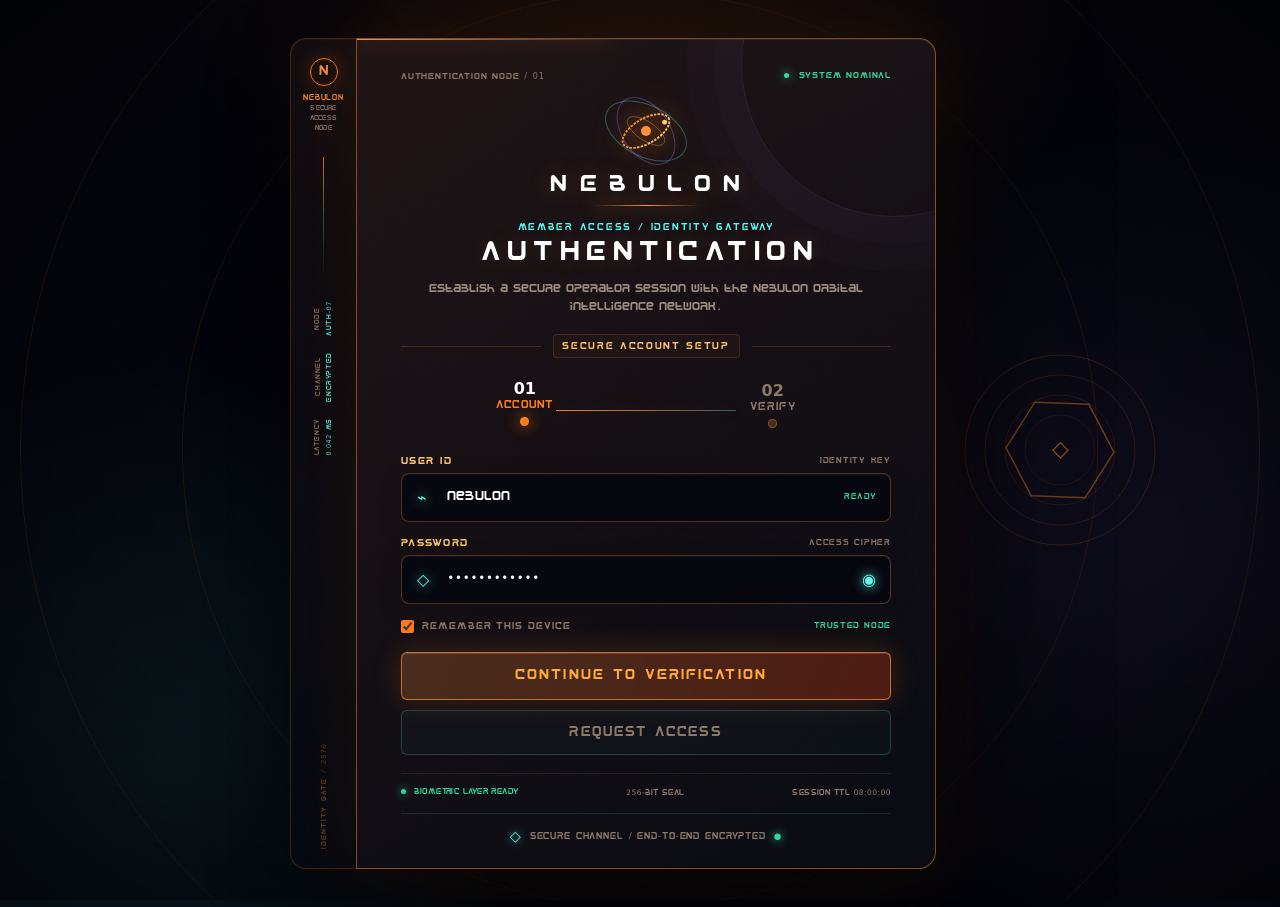
<file: frontend/model.html>
<!DOCTYPE html>
<html lang="en" data-motion="full">

<head>
  <meta charset="UTF-8" />
  <meta name="viewport" content="width=device-width, initial-scale=1.0" />
  <meta name="theme-color" content="#050611" />
  <meta name="description"
    content="Nebulon Intelligence Layer — Deterministic physics baseline vs optional neural graph intelligence ranking." />
  <title>Intelligence Layer — Nebulon</title>

  <!-- Core Design System -->
  <link rel="stylesheet" href="css/tokens.css" />
  <link rel="stylesheet" href="css/reset.css" />
  <link rel="stylesheet" href="css/typography.css" />
  <link rel="stylesheet" href="css/global.css" />
  <link rel="stylesheet" href="css/navbar.css" />
  <link rel="stylesheet" href="css/video-slots.css" />
  <link rel="stylesheet" href="css/motion.css" />
  <link rel="stylesheet" href="css/accessibility.css" />
  <link rel="stylesheet" href="pages/model/model.css" />

  <!-- Instant 2-Step Verification Guard -->
  <script>
    (function () {
      var s1 = sessionStorage.getItem('nebulon_step1_cleared') === 'true';
      var s2 = sessionStorage.getItem('nebulon_member_verified') === 'true';
      if (!s1) {
        window.location.href = 'authentication.html';
      } else if (!s2) {
        window.location.href = 'member_login.html';
      }
    })();
  </script>
</head>

<body data-page="model">
  <a class="skip-link" href="#main-content">Skip to main content</a>
  <div id="site-background" aria-hidden="true"></div>

  <!-- Full-Screen 3D Background Video -->
  <div class="video-slot video-slot--model" data-video-slot="model">
    <video class="video-slot__media" autoplay muted loop playsinline preload="metadata" aria-hidden="true">
      <source src="assets/video/model-loop.mp4" type="video/mp4" />
    </video>
  </div>

  <!-- Shared Fixed Navbar -->
  <header id="nebula-navbar" class="nebula-navbar"></header>

  <main id="main-content" tabindex="-1">
    <div class="n-container" style="padding-top: 1.5rem;">
      <div class="n-section-head">
        <div class="n-section-head__title-group">
          <div>
            <span class="n-kicker">PHYSICS VS NEURAL ARBITRATION</span>
            <h2>Intelligence & Decision Architecture</h2>
          </div>
          <span class="n-muted" style="font-family: var(--n-font-mono); font-size: 0.75rem;">Honest separation of
            deterministic math and advisory machine learning</span>
          <a href="assistant.html" class="ai-intelligence-btn" id="ai-intelligence-btn" aria-label="Open AI Intelligence">
            <span class="ai-intelligence-btn__signal" aria-hidden="true"></span>
            <span>Connect to A.I. Intelligence</span>
          </a>

        </div>
      </div>

      <!-- 2-Column Comparison Layout -->
      <div class="model-layout">
        <!-- Left: Physics & Evidence Baseline -->
        <div class="n-panel model-column-panel model-column-panel--physics">
          <div style="display: flex; justify-content: space-between; align-items: center;">
            <div>
              <span class="n-chip n-chip--cyan">DETERMINISTIC BASELINE</span>
              <h3 style="font-size: 1.35rem; margin-top: 6px;">Keplerian Physics Engine</h3>
            </div>
            <span style="font-size: 1.5rem; color: var(--n-cyan);">◎</span>
          </div>

          <p class="n-body" style="font-size: 0.85rem; margin-block: 1rem;">
            Primary arbiter based on SGP4 orbital element propagation, Doppler shift curve fitting, RF frequency bounds,
            and deployment spring impulse dynamics.
          </p>

          <div id="model-physics-body" style="margin-top: 0.5rem;">
            <!-- Populated by model.js -->
          </div>

          <div style="margin-top: auto; padding-top: 1.25rem;">
            <a href="investigate.html" class="n-btn n-btn--secondary n-btn--sm" style="width: 100%;">
              Inspect Physics Residuals in Investigation Graph →
            </a>
          </div>
        </div>

        <!-- Right: Optional Neural Intelligence -->
        <div class="n-panel model-column-panel model-column-panel--neural">
          <div style="display: flex; justify-content: space-between; align-items: center;">
            <div>
              <span class="n-chip n-chip--violet">OPTIONAL NEURAL LAYER</span>
              <h3 style="font-size: 1.35rem; margin-top: 6px;">GraphNet Candidate Ranking</h3>
            </div>
            <span style="font-size: 1.5rem; color: var(--n-violet);">⌁</span>
          </div>

          <p class="n-body" style="font-size: 0.85rem; margin-block: 0.75rem;">
            Advisory graph neural network providing topological hypothesis ranking, RF signature anomaly detection, and
            expected uncertainty minimization hints.
          </p>

          <!-- Neural Mesh Visualizer -->
          <div class="model-mesh-card">
            <canvas class="model-mesh-canvas" id="model-mesh-canvas"></canvas>
          </div>

          <div id="model-neural-body">
            <!-- Populated by model.js -->
          </div>

          <!-- Scientific Honesty Disclaimer Card -->
          <div class="model-disclaimer-card">
            <strong>⚠ SCIENTIFIC TRANSPARENCY PRINCIPLE</strong>
            <p style="margin-top: 4px; font-size: 0.75rem; color: var(--n-text-soft);">
              Experimental advisory ranking — not mathematical proof of spacecraft identity. Physical verification
              requires sensor observation match or operator sign-off.
            </p>
          </div>
        </div>
      </div>
    </div>
  </main>

  <div id="live-announcer" class="sr-only" aria-live="polite"></div>

  <!-- Scripts -->
  <script src="js/authentication.js"></script>
  <script src="js/data-formatters.js" defer></script>
  <script src="js/api-client.js" defer></script>
  <script src="js/live-stream.js" defer></script>
  <script src="js/video-controller.js" defer></script>
  <script src="js/motion-controller.js" defer></script>
  <script src="js/app-shell.js" defer></script>
  <script src="pages/model/model.js" defer></script>
</body>
</html>
</file>
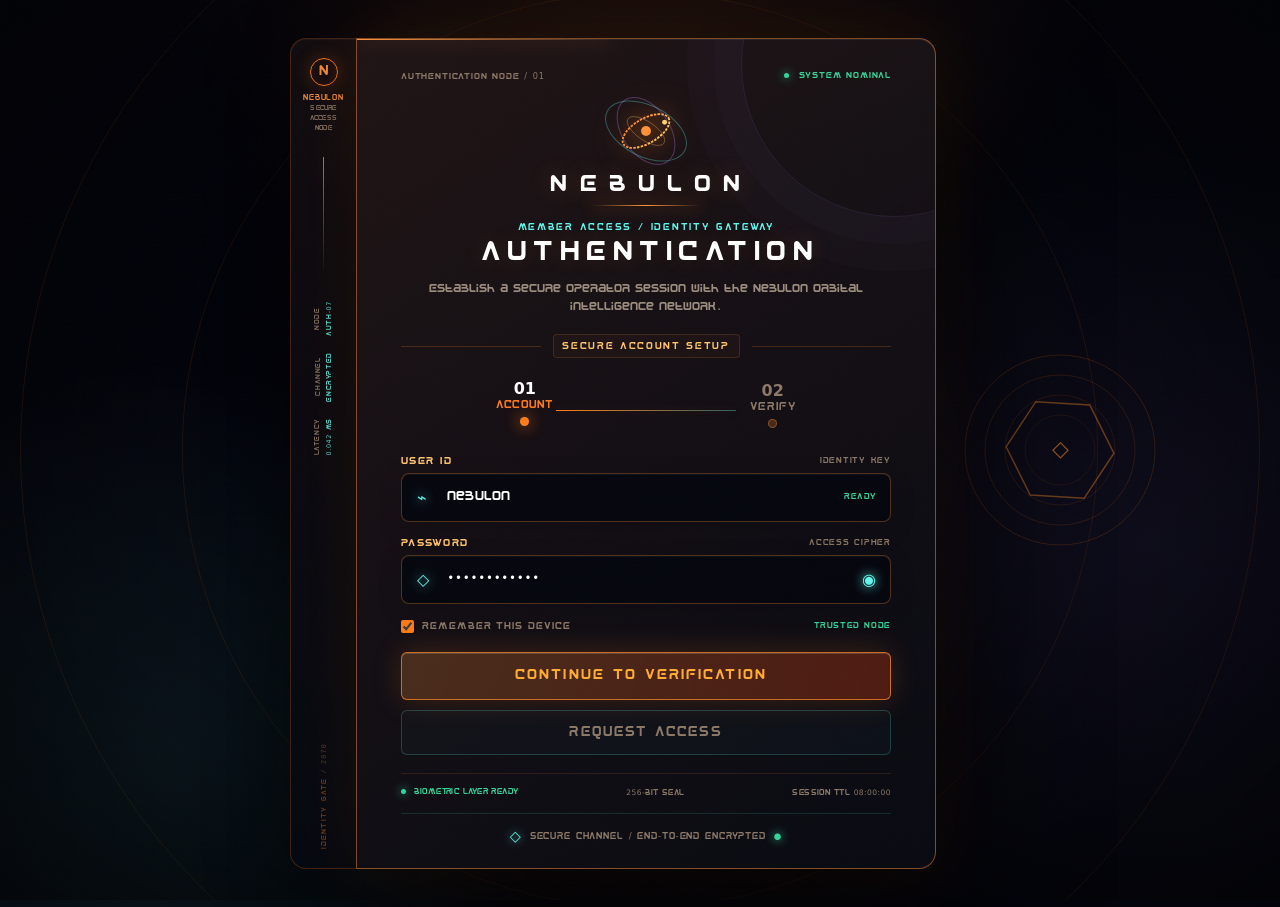
<file: frontend/observe.html>
<!DOCTYPE html>
<html lang="en" data-motion="full">

<head>
  <meta charset="UTF-8" />
  <meta name="viewport" content="width=device-width, initial-scale=1.0" />
  <meta name="theme-color" content="#050611" />
  <meta name="description"
    content="Nebulon Observation Forge — Rank Next-Best Observation opportunities that maximize information gain and Doppler separation." />
  <title>Observation Forge — Nebulon</title>

  <!-- Core Design System -->
  <link rel="stylesheet" href="css/tokens.css" />
  <link rel="stylesheet" href="css/reset.css" />
  <link rel="stylesheet" href="css/typography.css" />
  <link rel="stylesheet" href="css/global.css" />
  <link rel="stylesheet" href="css/navbar.css" />
  <link rel="stylesheet" href="css/video-slots.css" />
  <link rel="stylesheet" href="css/motion.css" />
  <link rel="stylesheet" href="css/accessibility.css" />
  <link rel="stylesheet" href="pages/observe/observe.css" />

  <!-- Instant 2-Step Verification Guard -->
  <script>
    (function () {
      var s1 = sessionStorage.getItem('nebulon_step1_cleared') === 'true';
      var s2 = sessionStorage.getItem('nebulon_member_verified') === 'true';
      if (!s1) {
        window.location.href = 'authentication.html';
      } else if (!s2) {
        window.location.href = 'member_login.html';
      }
    })();
  </script>
</head>

<body data-page="observe">
  <a class="skip-link" href="#main-content">Skip to main content</a>
  <div id="site-background" aria-hidden="true"></div>

  <!-- Full-Screen 3D Background Video -->
  <div class="video-slot video-slot--observe" data-video-slot="observe">
    <video class="video-slot__media" autoplay muted loop playsinline preload="metadata" aria-hidden="true">
      <source src="assets/video/observe-loop.mp4" type="video/mp4" />
    </video>
  </div>

  <!-- Shared Fixed Navbar -->
  <header id="nebula-navbar" class="nebula-navbar"></header>

  <main id="main-content" tabindex="-1">
    <div class="n-container" style="padding-top: 1.5rem;">
      <div class="n-section-head">
        <div class="n-section-head__title-group">
          <div>
            <span class="n-kicker">ACTIVE EXPERIMENT SELECTION</span>
            <h2>Next-Best Observation Engine</h2>
          </div>
          <span class="n-muted" style="font-family: var(--n-font-mono); font-size: 0.75rem;">Optimizing sensor
            information gain across global ground stations</span>
        </div>
      </div>

      <!-- Main Layout -->
      <div class="observe-layout">
        <!-- Left: Hero Recommendation & Alternative Queue -->
        <div>
          <!-- Hero Card Container -->
          <div id="observe-hero-container">
            <!-- Populated by observe.js -->
          </div>

          <div style="margin-top: 2rem;">
            <div class="n-section-head" style="margin-bottom: 1rem;">
              <span class="n-kicker">ALTERNATIVE OPPORTUNITIES</span>
              <h3>Comparative Pass Windows</h3>
            </div>
            <div id="observe-opps-list">
              <!-- Populated by observe.js -->
            </div>
          </div>
        </div>

        <!-- Right: Multi-Factor Radar Evaluation Panel -->
        <div class="n-panel observe-radar-panel n-panel--strong">
          <div class="observe-radar-header">
            <div style="display: flex; justify-content: space-between; align-items: flex-start; gap: 0.5rem; flex-wrap: wrap;">
              <div>
                <span class="n-kicker">VALUE ARBITRATION MATRIX</span>
                <h3 style="font-size: 1.25rem; margin-top: 2px;">Decision Weight Radar</h3>
              </div>
              <div class="observe-radar-chips">
                <span class="observe-radar-chip">SYS: <b style="color: var(--n-cyan);">NOMINAL</b></span>
                <span class="observe-radar-chip">PRF: <b style="color: var(--n-cyan);">1200 Hz</b></span>
              </div>
            </div>
            <p class="n-muted" style="font-size: 0.8rem; margin-top: 4px;">
              Balancing Doppler separation, station feasibility, latency, and sensor independence.
            </p>
            <div class="observe-radar-controls">
              <div class="observe-radar-btn-group">
                <button type="button" class="observe-radar-btn is-active" id="observe-mode-weight">◈ DECISION MATRIX</button>
                <button type="button" class="observe-radar-btn" id="observe-mode-skypass">◎ TACTICAL SKY PASS</button>
              </div>
              <span class="observe-radar-coords" id="observe-radar-coords">AZ: 048° · RNG: 68% · EL: 68.4°</span>
            </div>
          </div>

          <div class="observe-radar-canvas-wrap">
            <div class="radar-tech-corner radar-tech-tl"></div>
            <div class="radar-tech-corner radar-tech-tr"></div>
            <div class="radar-tech-corner radar-tech-bl"></div>
            <div class="radar-tech-corner radar-tech-br"></div>
            <canvas class="observe-radar-canvas" id="observe-radar-canvas"></canvas>
          </div>

          <!-- Additive futuristic parametric readout -->
          <section class="observe-parametric-console" aria-labelledby="observe-parametric-title">
            <div class="observe-console-heading">
              <div>
                <span class="n-label-micro">EXTREME PARAMETRIC READOUT</span>
                <h4 id="observe-parametric-title">Observation Pressure Field</h4>
              </div>
              <span class="observe-live-status"><span class="observe-live-dot"></span>DERIVED / LIVE</span>
            </div>

            <div class="observe-pressure-layout">
              <div class="observe-pressure-gauge" aria-label="Observation pressure index">
                <div class="observe-pressure-gauge__dial" id="observe-pressure-dial">
                  <div class="observe-pressure-gauge__core">
                    <strong id="observe-pressure-index">--</strong>
                    <span>PRESSURE</span>
                  </div>
                </div>
                <span id="observe-pressure-label" class="observe-pressure-label">Calculating field</span>
              </div>

              <div class="observe-parametric-grid" aria-live="polite">
                <div class="observe-parametric-cell"><span>INFO / SEC</span><strong id="observe-info-rate">--</strong>
                </div>
                <div class="observe-parametric-cell"><span>DOPPLER INDEX</span><strong
                    id="observe-doppler-index">--</strong></div>
                <div class="observe-parametric-cell"><span>CONFIDENCE LIFT</span><strong
                    id="observe-confidence-lift">--</strong></div>
                <div class="observe-parametric-cell"><span>LATENCY RISK</span><strong
                    id="observe-latency-risk">--</strong></div>
              </div>
            </div>

            <div class="observe-signal-strip" aria-label="Sensor signal status">
              <div class="observe-signal"><span class="observe-signal__label">RF</span><span
                  class="observe-signal__track"><i id="observe-signal-rf"></i></span><strong
                  id="observe-signal-rf-value">--</strong></div>
              <div class="observe-signal"><span class="observe-signal__label">OPT</span><span
                  class="observe-signal__track"><i id="observe-signal-optical"></i></span><strong
                  id="observe-signal-optical-value">--</strong></div>
              <div class="observe-signal"><span class="observe-signal__label">TIME</span><span
                  class="observe-signal__track"><i id="observe-signal-time"></i></span><strong
                  id="observe-signal-time-value">--</strong></div>
            </div>
          </section>

          <div
            style="margin-top: auto; border-top: 1px solid var(--n-line); padding-top: 1rem; font-family: var(--n-font-mono); font-size: 0.75rem; color: var(--n-muted);">
            <div>Recommendation Engine: <strong style="color: var(--n-cyan);">Nebula-InfoGain-v3</strong></div>
            <div style="margin-top: 4px;">Sensor Network: <strong>SatNOGS Global + Partner Relays</strong></div>
          </div>
        </div>
      </div>

      <!-- Additive cross-station parametric comparison -->
      <section class="n-panel observe-comparison-panel" aria-labelledby="observe-comparison-title">
        <div class="observe-comparison-head">
          <div>
            <span class="n-kicker">PARAMETRIC STATION COMPARISON</span>
            <h3 id="observe-comparison-title">Mission Discrimination Envelope</h3>
            <p class="n-muted">Relative information density and timing pressure across every available observation
              window.</p>
          </div>
          <span class="n-chip n-chip--cyan" id="observe-comparison-badge">3 WINDOWS · NORMALIZED</span>
        </div>
        <div id="observe-comparison-grid" class="observe-comparison-grid" aria-live="polite"></div>
      </section>
    </div>
  </main>

  <div id="live-announcer" class="sr-only" aria-live="polite"></div>

  <!-- Scripts -->
  <script src="js/authentication.js"></script>
  <script src="js/data-formatters.js" defer></script>
  <script src="js/api-client.js" defer></script>
  <script src="js/live-stream.js" defer></script>
  <script src="js/video-controller.js" defer></script>
  <script src="js/motion-controller.js" defer></script>
  <script src="js/app-shell.js" defer></script>
  <script src="pages/observe/observe.js" defer></script>
</body>

</html>
</file>
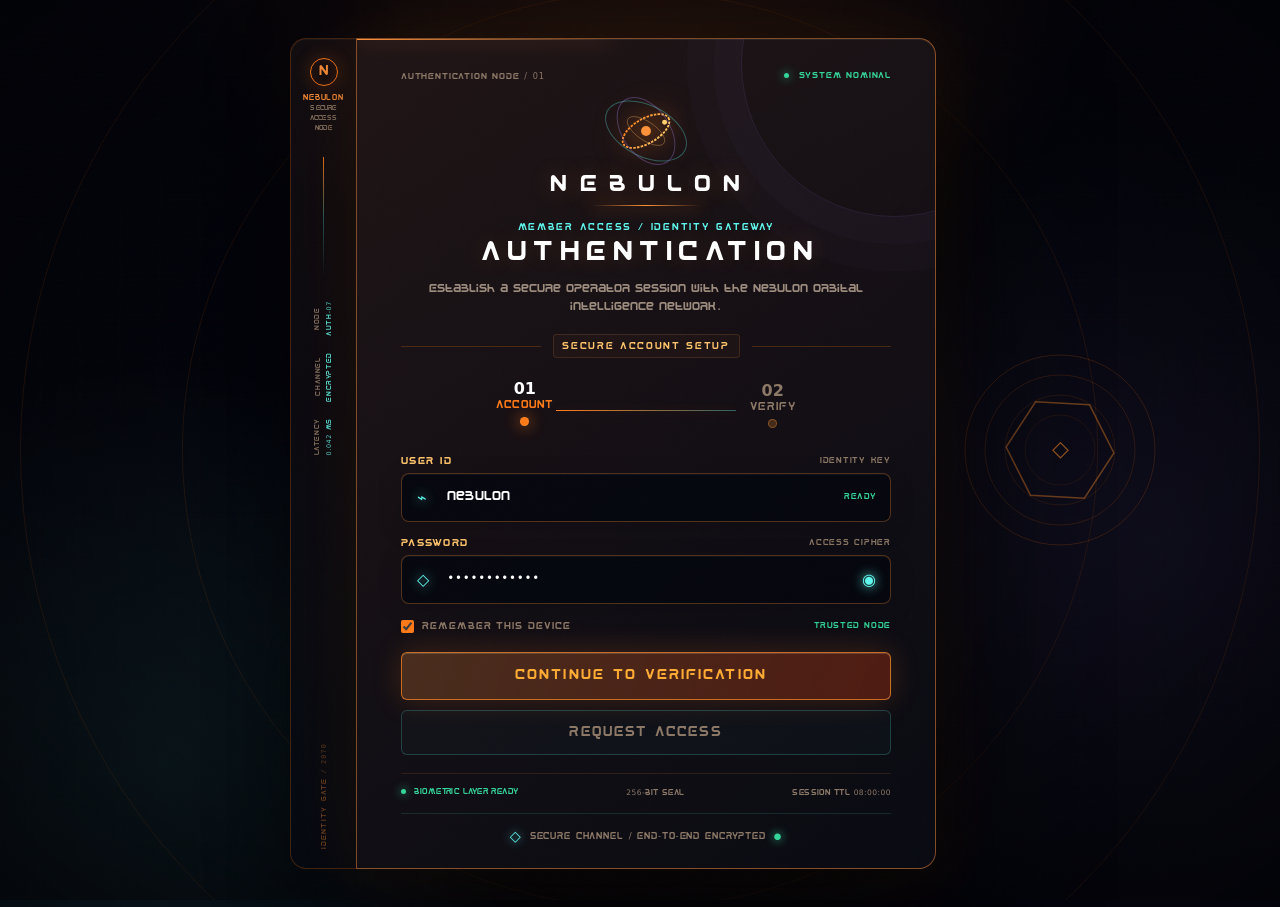
<file: frontend/review.html>
<!DOCTYPE html>
<html lang="en" data-motion="full">

<head>
  <meta charset="UTF-8" />
  <meta name="viewport" content="width=device-width, initial-scale=1.0" />
  <meta name="theme-color" content="#050611" />
  <meta name="description"
    content="Nebulon Verification Chamber — Human verification, contradiction audit, and cryptographic identity seal commitment." />
  <title>Verification Chamber — Nebulon</title>

  <!-- Core Design System -->
  <link rel="stylesheet" href="css/tokens.css" />
  <link rel="stylesheet" href="css/reset.css" />
  <link rel="stylesheet" href="css/typography.css" />
  <link rel="stylesheet" href="css/global.css" />
  <link rel="stylesheet" href="css/navbar.css" />
  <link rel="stylesheet" href="css/video-slots.css" />
  <link rel="stylesheet" href="css/motion.css" />
  <link rel="stylesheet" href="css/accessibility.css" />
  <link rel="stylesheet" href="pages/review/review.css" />

  <!-- Instant 2-Step Verification Guard -->
  <script>
    (function () {
      var s1 = sessionStorage.getItem('nebulon_step1_cleared') === 'true';
      var s2 = sessionStorage.getItem('nebulon_member_verified') === 'true';
      if (!s1) {
        window.location.href = 'authentication.html';
      } else if (!s2) {
        window.location.href = 'member_login.html';
      }
    })();
  </script>
</head>

<body data-page="review">
  <a class="skip-link" href="#main-content">Skip to main content</a>
  <div id="site-background" aria-hidden="true"></div>

  <!-- Full-Screen 3D Background Video -->
  <div class="video-slot video-slot--review" data-video-slot="review">
    <video class="video-slot__media" autoplay muted loop playsinline preload="metadata" aria-hidden="true">
      <source src="assets/video/review-loop.mp4" type="video/mp4" />
    </video>
  </div>

  <!-- Shared Fixed Navbar -->
  <header id="nebula-navbar" class="nebula-navbar"></header>

  <main id="main-content" tabindex="-1">
    <div class="n-container" style="padding-top: 1.5rem;">
      <div class="n-section-head" id="review-target-header"
        style="display: flex; justify-content: space-between; align-items: center; flex-wrap: wrap; gap: 1rem;">
        <!-- Populated by review.js -->
      </div>

      <!-- Live Review Queue Status Banner -->
      <div class="n-panel review-status-banner" id="review-status-banner">
        <div class="review-status-banner__left">
          <div class="review-status-beacon review-status-beacon--zero" id="review-status-beacon">
            <span class="review-status-beacon__dot"></span>
            <span class="review-status-beacon__ring"></span>
          </div>
          <div>
            <div class="review-status-banner__kicker">LIVE REVIEW SYSTEM TELEMETRY // NASA VERIFICATION ARBITER</div>
            <div class="review-status-banner__title" id="review-status-title">STATUS: 0 REVIEWS PENDING // SYSTEM NOMINAL</div>
            <div class="review-status-banner__desc" id="review-status-desc">All candidate spacecraft identities corroborated. Zero unresolved contradictions in orbital backlog.</div>
          </div>
        </div>
        <div class="review-status-banner__right">
          <div class="review-status-banner__sim">
            <span class="n-label-micro">LIVE QUEUE SIMULATION:</span>
            <div class="review-sim-btn-group">
              <button type="button" class="review-sim-btn review-sim-btn--zero is-active" data-sim-count="0" title="Simulate 0 pending reviews (Nominal Green)">
                <span class="review-sim-dot review-sim-dot--green"></span> 0 Nominal
              </button>
              <button type="button" class="review-sim-btn review-sim-btn--caution" data-sim-count="2" title="Simulate 2 pending reviews (Caution Yellow)">
                <span class="review-sim-dot review-sim-dot--yellow"></span> 2 Caution
              </button>
              <button type="button" class="review-sim-btn review-sim-btn--critical" data-sim-count="5" title="Simulate 5 pending reviews (Critical Red)">
                <span class="review-sim-dot review-sim-dot--red"></span> 5 Critical
              </button>
              <button type="button" class="review-sim-btn review-sim-btn--reset" id="review-reset-nominal-btn" title="Reset queue to 0 Nominal">
                ↺ Reset
              </button>
            </div>
          </div>
        </div>
      </div>

      <!-- Split-Screen Review Layout -->
      <div class="review-layout">
        <!-- Left: Supporting Multi-Sensor Evidence -->
        <div class="n-panel review-evidence-column">
          <div style="display: flex; align-items: center; justify-content: space-between; margin-bottom: 1rem;">
            <span class="n-kicker" style="color: var(--n-green);">SUPPORTING EVIDENCE</span>
            <span class="n-chip n-chip--green">3 Corroborating Signals</span>
          </div>
          <div id="review-supporting-body">
            <!-- Populated by review.js -->
          </div>
        </div>

        <!-- Center: Operator Action Deck -->
        <div class="n-panel review-deck-column">
          <!-- Verification Seal Overlay -->
          <div class="review-seal-overlay" id="review-seal">
            <div class="review-seal-stamp">✓</div>
            <h3 style="font-size: 1.4rem; color: #ffffff; margin-bottom: 8px;">IDENTITY PERMANENTLY VERIFIED</h3>
            <p id="review-seal-msg" class="n-body"
              style="color: var(--n-green); font-size: 0.9rem; margin-bottom: 1rem;">
              Verification recorded. Spacecraft Aurora-1 identity bound to NORAD 56987.
            </p>
            <div id="review-seal-meta"
              style="font-family: var(--n-font-mono); font-size: 0.72rem; color: var(--n-muted); margin-bottom: 1.5rem;">
              <!-- Meta -->
            </div>
            <a href="investigate.html" class="n-btn n-btn--primary n-btn--sm">Return to Mission Workspace</a>
          </div>

          <span class="n-label-micro">OPERATOR DECISION</span>
          <h3 style="font-size: 1.25rem; margin-top: 2px;">Identity Confirmation</h3>

          <div class="review-decision-group">
            <div class="review-decision-option is-selected" data-decision="Verified by source">
              <span>✓</span>
              <span><strong>Verified by source</strong> (High-confidence RF & SGP4 match)</span>
            </div>
            <div class="review-decision-option" data-decision="Requires confirmation">
              <span>◎</span>
              <span><strong>Requires confirmation</strong> (Pending Next-Best pass)</span>
            </div>
            <div class="review-decision-option" data-decision="Rejected">
              <span>✕</span>
              <span><strong>Rejected</strong> (Physical anomaly or contradiction)</span>
            </div>
          </div>

          <div style="margin-top: 1rem;">
            <label class="n-label-micro" for="review-operator">VERIFYING OPERATOR</label>
            <input type="text" id="review-operator" value="" readonly aria-describedby="review-operator-help"
              class="review-notes-input" style="height: 38px; margin-top: 4px;" />
            <span id="review-operator-help" class="n-muted review-operator-help">Bound to the authenticated operator
              session.</span>
            <div style="margin-top: 0.75rem;">
              <label class="n-label-micro" for="review-verification-name">VERIFICATION NAME</label>
              <input type="text" id="review-verification-name" class="review-notes-input"
                style="height: 38px; margin-top: 4px;" placeholder="Generated from the selected decision" />
            </div>
          </div>

          <div style="margin-top: 1rem;">
            <label class="n-label-micro" for="review-notes">OPERATOR AUDIT NOTES</label>
            <textarea id="review-notes" class="review-notes-input"
              placeholder="Record telemetry observations, Doppler curve review notes, and reason for verification..."></textarea>
          </div>

          <button type="button" class="n-btn n-btn--success n-btn--lg" id="review-submit-btn"
            style="width: 100%; margin-top: 1.5rem;">
            Commit Verification Seal
          </button>
        </div>

        <!-- Right: Contradictions & Conflict Audit -->
        <div class="n-panel review-evidence-column">
          <div style="display: flex; align-items: center; justify-content: space-between; margin-bottom: 1rem;">
            <span class="n-kicker" style="color: var(--n-red);">CONTRADICTIONS & RISKS</span>
            <span class="n-chip n-chip--red">1 Active Conflict</span>
          </div>
          <div id="review-contradiction-body">
            <!-- Populated by review.js -->
          </div>
        </div>
      </div>

      <section class="n-panel review-report-panel" id="review-report-panel" aria-labelledby="review-report-title">
        <div class="review-report-head">
          <div>
            <span class="n-kicker">REPORT</span>
            <h3 id="review-report-title">Operator Verification Report</h3>
            <p class="n-muted">The report combines the selected Observation and Investigation records, review decision,
              verification name, and audit notes.</p>
          </div>
          <button type="button" class="n-btn n-btn--secondary n-btn--sm" id="review-export-pdf">Export Complete Report
            as PDF</button>
        </div>
        <div id="review-report-body" class="review-report-body"><span class="n-muted">Complete the review to generate
            the report.</span></div>
      </section>
    </div>
  </main>

  <div id="live-announcer" class="sr-only" aria-live="polite"></div>

  <!-- Scripts -->
  <script src="js/authentication.js"></script>
  <script src="js/data-formatters.js" defer></script>
  <script src="js/api-client.js" defer></script>
  <script src="js/live-stream.js" defer></script>
  <script src="js/video-controller.js" defer></script>
  <script src="js/motion-controller.js" defer></script>
  <script src="js/app-shell.js" defer></script>
  <script src="pages/review/review.js" defer></script>
</body>

</html>
</file>
<file: frontend/css/tokens.css>
/* ==========================================================================
   NEBULON DESIGN TOKENS — NASA 2070 & JARVIS HUD SCI-FI SPECIFICATION
   ========================================================================== */

@font-face {
  font-family: 'Corpta';
  src: url('../assets/fonts/Corpta.otf') format('opentype');
  font-weight: 100 900;
  font-style: normal;
  font-display: swap;
}

:root {
  /* Ultra-Deep Space & Holographic Canvas */
  --n-bg-0: #03050c;
  --n-bg-1: #070a18;
  --n-bg-2: #0d122b;
  --n-bg-3: #141c3d;
  
  /* Holographic Glass & Tactical HUD Panels (Transparent for Maximum Video Visibility) */
  --n-panel: rgba(7, 12, 28, 0.42);
  --n-panel-strong: rgba(9, 16, 38, 0.55);
  --n-panel-elevated: rgba(12, 20, 48, 0.68);
  --n-panel-hud: rgba(5, 9, 24, 0.48);
  --n-panel-border: rgba(98, 232, 255, 0.28);
  --n-panel-border-bright: rgba(98, 232, 255, 0.65);
  --n-panel-border-hover: rgba(98, 232, 255, 0.9);
  
  /* Laser Hairlines & Luminous Grid Lines */
  --n-line: rgba(135, 170, 255, 0.16);
  --n-line-bright: rgba(98, 232, 255, 0.65);
  --n-line-dim: rgba(135, 170, 255, 0.08);
  --n-grid-hud: rgba(98, 232, 255, 0.04);
  
  /* Luminous Typography */
  --n-text: #f0f6ff;
  --n-text-soft: #b4c5e8;
  --n-muted: #62749d;
  --n-muted-dim: #384568;
  
  /* Sci-Fi Tactical Accents */
  --n-cyan: #00f0ff;
  --n-cyan-glow: rgba(0, 240, 255, 0.45);
  --n-blue: #3b82f6;
  --n-blue-glow: rgba(59, 130, 246, 0.45);
  --n-violet: #a855f7;
  --n-violet-glow: rgba(168, 85, 247, 0.45);
  --n-amber: #f59e0b;
  --n-amber-glow: rgba(245, 158, 11, 0.45);
  --n-green: #10b981;
  --n-green-glow: rgba(16, 185, 129, 0.45);
  --n-red: #f43f5e;
  --n-red-glow: rgba(244, 63, 94, 0.45);

  /* Holographic Glows & Blooms */
  --n-shadow: 0 20px 80px rgba(0, 0, 0, 0.7);
  --n-shadow-hud: 0 0 25px rgba(0, 240, 255, 0.18), inset 0 0 20px rgba(0, 240, 255, 0.04);
  --n-shadow-glow-cyan: 0 0 30px rgba(0, 240, 255, 0.35);
  --n-shadow-glow-violet: 0 0 30px rgba(168, 85, 247, 0.35);
  --n-shadow-glow-amber: 0 0 30px rgba(245, 158, 11, 0.35);
  --n-shadow-glow-red: 0 0 30px rgba(244, 63, 94, 0.35);

  /* Tactical Geometry */
  --n-radius-sm: 4px;
  --n-radius-md: 8px;
  --n-radius-lg: 16px;
  --n-radius-full: 9999px;

  /* Sizing & Layout */
  --n-navbar-height: 74px;
  --n-content-width: 1540px;

  /* Easing Curves */
  --n-ease-orbit: cubic-bezier(.16, 1, .3, 1);
  --n-ease-signal: cubic-bezier(.22, .61, .36, 1);
  --n-ease-snappy: cubic-bezier(0.2, 0.8, 0.2, 1);

  /* Typography Stacks — Universal Corpta */
  --n-font-display: "Corpta", system-ui, -apple-system, sans-serif;
  --n-font-body: "Corpta", system-ui, -apple-system, sans-serif;
  --n-font-mono: "Corpta", monospace;
  --n-font-base: "Corpta", system-ui, -apple-system, sans-serif;
  --orbit-mono: "Corpta", monospace;
  --orbit-display: "Corpta", system-ui, -apple-system, sans-serif;

  /* Z-Index Hierarchy */
  --n-z-bg: -10;
  --n-z-canvas: -5;
  --n-z-video: -2;
  --n-z-content: 1;
  --n-z-sticky: 10;
  --n-z-navbar: 100;
  --n-z-drawer: 200;
  --n-z-modal: 300;
  --n-z-toast: 400;
}
</file>
<file: frontend/css/typography.css>
/* ==========================================================================
   NEBULON TYPOGRAPHY SYSTEM
   Modern Aerospace Display + Precise Scientific Monospace Data Hierarchy
   ========================================================================== */

@font-face {
  font-family: 'Corpta';
  src: url('../assets/fonts/Corpta.otf') format('opentype');
  font-weight: 100 900;
  font-style: normal;
  font-display: swap;
}

@import url('https://fonts.googleapis.com/css2?family=DM+Mono:ital,wght@0,300;0,400;0,500;1,400&family=Inter:wght@300;400;500;600;700;800&family=Outfit:wght@400;500;600;700;800&family=Space+Grotesk:wght@400;500;600;700&display=swap');

/* Headings */
h1, .n-h1 {
  font-family: var(--n-font-display);
  font-size: clamp(2rem, 5vw, 3.75rem);
  font-weight: 700;
  line-height: 1.1;
  letter-spacing: -0.03em;
  color: var(--n-text);
}

h2, .n-h2 {
  font-family: var(--n-font-display);
  font-size: clamp(1.5rem, 3.5vw, 2.25rem);
  font-weight: 600;
  line-height: 1.2;
  letter-spacing: -0.02em;
  color: var(--n-text);
}

h3, .n-h3 {
  font-family: var(--n-font-display);
  font-size: 1.35rem;
  font-weight: 600;
  line-height: 1.3;
  letter-spacing: -0.01em;
  color: var(--n-text);
}

h4, .n-h4 {
  font-family: var(--n-font-display);
  font-size: 1.1rem;
  font-weight: 600;
  line-height: 1.4;
  color: var(--n-text);
}

/* Eyebrows and Section Kickers */
.n-kicker {
  display: inline-flex;
  align-items: center;
  gap: 8px;
  font-family: var(--n-font-mono);
  font-size: 0.72rem;
  font-weight: 500;
  text-transform: uppercase;
  letter-spacing: 0.16em;
  color: var(--n-cyan);
  margin-bottom: 0.5rem;
}

.n-kicker::before {
  content: "";
  display: inline-block;
  width: 6px;
  height: 6px;
  background: var(--n-cyan);
  border-radius: 50%;
  box-shadow: 0 0 8px var(--n-cyan);
}

/* Body and Soft Technical Text */
p, .n-body {
  font-family: var(--n-font-body);
  font-size: 0.9375rem;
  line-height: 1.6;
  color: var(--n-text-soft);
}

.n-lead {
  font-size: 1.125rem;
  line-height: 1.6;
  color: var(--n-text-soft);
  max-width: 68ch;
}

.n-muted {
  color: var(--n-muted);
  font-size: 0.85rem;
}

/* Monospace Scientific Telemetry & Labels */
.n-mono {
  font-family: var(--n-font-mono);
}

.n-label-micro {
  font-family: var(--n-font-mono);
  font-size: 0.6875rem;
  text-transform: uppercase;
  letter-spacing: 0.12em;
  color: var(--n-muted);
}

.n-telemetry-val {
  font-family: var(--n-font-mono);
  font-size: 1.1rem;
  font-weight: 500;
  color: var(--n-text);
  letter-spacing: -0.01em;
}

.n-telemetry-unit {
  font-family: var(--n-font-mono);
  font-size: 0.75rem;
  color: var(--n-muted);
  margin-left: 3px;
}

/* Data Chips and Badges */
.n-chip {
  display: inline-flex;
  align-items: center;
  gap: 6px;
  padding: 4px 10px;
  border-radius: var(--n-radius-sm);
  font-family: var(--n-font-mono);
  font-size: 0.75rem;
  background: rgba(135, 170, 255, 0.08);
  border: 1px solid var(--n-line);
  color: var(--n-text-soft);
  white-space: nowrap;
}

.n-chip--cyan {
  background: rgba(98, 232, 255, 0.1);
  border-color: rgba(98, 232, 255, 0.35);
  color: var(--n-cyan);
}

.n-chip--violet {
  background: rgba(162, 118, 255, 0.1);
  border-color: rgba(162, 118, 255, 0.35);
  color: var(--n-violet);
}

.n-chip--amber {
  background: rgba(255, 200, 107, 0.1);
  border-color: rgba(255, 200, 107, 0.35);
  color: var(--n-amber);
}

.n-chip--green {
  background: rgba(99, 244, 176, 0.1);
  border-color: rgba(99, 244, 176, 0.35);
  color: var(--n-green);
}

.n-chip--red {
  background: rgba(255, 111, 142, 0.1);
  border-color: rgba(255, 111, 142, 0.35);
  color: var(--n-red);
}
</file>
<file: frontend/css/global.css>
/* ==========================================================================
   NEBULON GLOBAL LAYOUT & NASA 2070 HUD STYLES
   ========================================================================== */

/* Background Canvas & Holographic Layer */
#site-background {
  position: fixed;
  inset: 0;
  z-index: var(--n-z-canvas);
  pointer-events: none;
  overflow: hidden;
}

#starfield-canvas {
  position: absolute;
  inset: 0;
  width: 100%;
  height: 100%;
  opacity: 0.85;
}

.aurora-bg {
  position: absolute;
  width: 65vw;
  height: 65vw;
  border-radius: 50%;
  filter: blur(150px);
  pointer-events: none;
  opacity: 0.15;
}

.aurora-bg--1 {
  top: -25vw;
  left: 5vw;
  background: radial-gradient(circle, #5b21b6 0%, #1e1b4b 60%, transparent 80%);
}

.aurora-bg--2 {
  bottom: -25vw;
  right: -5vw;
  background: radial-gradient(circle, #0284c7 0%, #0c4a6e 60%, transparent 80%);
}

.ambient-grid {
  position: absolute;
  inset: 0;
  background-size: 32px 32px;
  background-image: 
    linear-gradient(to right, rgba(0, 240, 255, 0.035) 1px, transparent 1px),
    linear-gradient(to bottom, rgba(0, 240, 255, 0.035) 1px, transparent 1px);
  pointer-events: none;
}

.ambient-grid::after {
  content: "";
  position: absolute;
  inset: 0;
  background-image: radial-gradient(circle at center, transparent 40%, rgba(3, 5, 12, 0.85) 100%);
}

/* Main Content Shell */
#main-content {
  position: relative;
  z-index: var(--n-z-content);
  padding-top: calc(var(--n-navbar-height) + 12px);
  min-height: 100vh;
  display: flex;
  flex-direction: column;
}

.n-container {
  width: 100%;
  max-width: var(--n-content-width);
  margin-inline: auto;
  padding-inline: clamp(1rem, 2.5vw, 2rem);
}

.n-container--fluid {
  max-width: 100%;
  padding-inline: 1.5rem;
}

/* Tactical Glass Panels */
.n-panel {
  position: relative;
  background: var(--n-panel);
  backdrop-filter: blur(20px);
  -webkit-backdrop-filter: blur(20px);
  border: 1px solid var(--n-panel-border);
  border-radius: var(--n-radius-md);
  box-shadow: var(--n-shadow);
  transition: border-color 0.25s var(--n-ease-orbit), box-shadow 0.25s var(--n-ease-orbit);
}

.n-panel:hover {
  border-color: var(--n-panel-border-hover);
}

.n-panel--strong {
  background: var(--n-panel-strong);
  border-color: rgba(98, 232, 255, 0.22);
}

.n-panel--elevated {
  background: var(--n-panel-elevated);
  border-color: rgba(98, 232, 255, 0.35);
  box-shadow: 0 20px 70px rgba(0, 0, 0, 0.75), 0 0 30px rgba(0, 240, 255, 0.1);
}

/* NASA 2070 Tactical HUD Brackets */
.n-panel--tech::before,
.n-panel--tech::after {
  content: "";
  position: absolute;
  width: 10px;
  height: 10px;
  border-color: var(--n-cyan);
  pointer-events: none;
  filter: drop-shadow(0 0 4px var(--n-cyan));
}

.n-panel--tech::before {
  top: -1px;
  left: -1px;
  border-top: 2px solid;
  border-left: 2px solid;
}

.n-panel--tech::after {
  bottom: -1px;
  right: -1px;
  border-bottom: 2px solid;
  border-right: 2px solid;
}

/* Crosshair Markers */
.n-crosshair {
  position: relative;
}

.n-crosshair::before {
  content: "+";
  position: absolute;
  top: 6px;
  right: 8px;
  font-family: var(--n-font-mono);
  font-size: 10px;
  color: var(--n-cyan);
  opacity: 0.6;
  pointer-events: none;
}

/* Section Header Lockups */
.n-section-head {
  margin-bottom: 1.75rem;
}

.n-section-head__title-group {
  display: flex;
  align-items: baseline;
  justify-content: space-between;
  gap: 1rem;
  flex-wrap: wrap;
}

/* Tactical HUD Buttons */
.n-btn {
  display: inline-flex;
  align-items: center;
  justify-content: center;
  gap: 8px;
  padding: 0.65rem 1.4rem;
  border-radius: var(--n-radius-sm);
  font-family: var(--n-font-display);
  font-size: 0.85rem;
  font-weight: 600;
  letter-spacing: 0.04em;
  text-transform: uppercase;
  transition: all 0.2s var(--n-ease-snappy);
  white-space: nowrap;
  position: relative;
  overflow: hidden;
  cursor: pointer;
  user-select: none;
}

.n-btn--primary {
  background: linear-gradient(135deg, #00f0ff 0%, #0088ff 100%);
  color: #03050c;
  font-weight: 700;
  box-shadow: 0 0 20px var(--n-cyan-glow);
  border: 1px solid rgba(255, 255, 255, 0.4);
}

.n-btn--primary:hover {
  box-shadow: 0 0 35px rgba(0, 240, 255, 0.7);
  transform: translateY(-1px);
}

.n-btn--secondary {
  background: rgba(98, 232, 255, 0.08);
  border: 1px solid var(--n-panel-border-bright);
  color: var(--n-text);
}

.n-btn--secondary:hover {
  background: rgba(98, 232, 255, 0.18);
  border-color: var(--n-cyan);
  box-shadow: 0 0 15px var(--n-cyan-glow);
}

.n-btn--danger {
  background: rgba(244, 63, 94, 0.12);
  border: 1px solid rgba(244, 63, 94, 0.4);
  color: var(--n-red);
}

.n-btn--danger:hover {
  background: rgba(244, 63, 94, 0.25);
  border-color: var(--n-red);
  box-shadow: var(--n-shadow-glow-red);
}

.n-btn--success {
  background: linear-gradient(135deg, #10b981 0%, #059669 100%);
  color: #021208;
  font-weight: 700;
  box-shadow: 0 0 25px var(--n-green-glow);
}

.n-btn--sm {
  padding: 0.4rem 0.85rem;
  font-size: 0.75rem;
}

.n-btn--lg {
  padding: 0.85rem 1.8rem;
  font-size: 0.95rem;
}

/* Status Indicators */
.n-live-dot {
  display: inline-block;
  width: 8px;
  height: 8px;
  border-radius: 50%;
  background-color: var(--n-cyan);
  box-shadow: 0 0 10px var(--n-cyan);
  position: relative;
}

.n-live-dot::after {
  content: "";
  position: absolute;
  inset: -4px;
  border-radius: 50%;
  border: 1px solid var(--n-cyan);
  animation: n-ping 2s cubic-bezier(0, 0, 0.2, 1) infinite;
}

.n-live-dot--amber {
  background-color: var(--n-amber);
  box-shadow: 0 0 10px var(--n-amber);
}
.n-live-dot--amber::after { border-color: var(--n-amber); }

.n-live-dot--red {
  background-color: var(--n-red);
  box-shadow: 0 0 10px var(--n-red);
}
.n-live-dot--red::after { border-color: var(--n-red); }

/* Global Toast Notification System */
#n-toast-container {
  position: fixed;
  bottom: 24px;
  right: 24px;
  z-index: var(--n-z-toast);
  display: flex;
  flex-direction: column;
  gap: 10px;
  pointer-events: none;
}

.n-toast {
  pointer-events: auto;
  min-width: 320px;
  max-width: 440px;
  background: var(--n-panel-elevated);
  border: 1px solid var(--n-cyan);
  backdrop-filter: blur(24px);
  padding: 12px 18px;
  border-radius: var(--n-radius-md);
  box-shadow: 0 20px 50px rgba(0,0,0,0.8), 0 0 20px var(--n-cyan-glow);
  display: flex;
  align-items: flex-start;
  gap: 12px;
  animation: n-toast-in 0.3s var(--n-ease-orbit) forwards;
  transition: transform 0.25s ease, opacity 0.25s ease;
}

.n-toast__icon {
  font-size: 1.1rem;
  line-height: 1;
}

.n-toast__body {
  flex: 1;
}

.n-toast__title {
  font-family: var(--n-font-display);
  font-weight: 600;
  font-size: 0.875rem;
  color: var(--n-text);
  letter-spacing: 0.02em;
}

.n-toast__msg {
  font-size: 0.775rem;
  color: var(--n-text-soft);
  margin-top: 2px;
}

/* Modal / Drawer Backdrop */
.n-modal-backdrop {
  position: fixed;
  inset: 0;
  background: rgba(3, 5, 14, 0.82);
  backdrop-filter: blur(16px);
  z-index: var(--n-z-drawer);
  opacity: 0;
  pointer-events: none;
  transition: opacity 0.3s var(--n-ease-snappy);
}

.n-modal-backdrop.is-active {
  opacity: 1;
  pointer-events: auto;
}

/* Drawer Component */
.n-drawer {
  position: fixed;
  top: 0;
  right: 0;
  bottom: 0;
  width: min(580px, 92vw);
  background: var(--n-panel-strong);
  border-left: 1px solid var(--n-line-bright);
  backdrop-filter: blur(30px);
  z-index: calc(var(--n-z-drawer) + 1);
  transform: translateX(100%);
  transition: transform 0.35s var(--n-ease-orbit);
  display: flex;
  flex-direction: column;
  box-shadow: -20px 0 80px rgba(0, 0, 0, 0.9), 0 0 30px rgba(0, 240, 255, 0.1);
}

.n-drawer.is-open {
  transform: translateX(0);
}

.n-drawer__head {
  padding: 1.5rem;
  border-bottom: 1px solid var(--n-line);
  display: flex;
  align-items: center;
  justify-content: space-between;
}

.n-drawer__body {
  flex: 1;
  padding: 1.5rem;
  overflow-y: auto;
}

.n-drawer__close-btn {
  width: 32px;
  height: 32px;
  border-radius: var(--n-radius-sm);
  display: flex;
  align-items: center;
  justify-content: center;
  color: var(--n-muted);
  border: 1px solid var(--n-line-dim);
  transition: all 0.2s;
  cursor: pointer;
}

.n-drawer__close-btn:hover {
  color: var(--n-cyan);
  border-color: var(--n-cyan);
  background: rgba(0, 240, 255, 0.1);
}
</file>
<file: frontend/css/navbar.css>
/* ==========================================================================
   NEBULON FIXED ULTRA-FUTURISTIC NAVBAR & ORBITAL SLIDER
   $200,000 AEROSPACE COCKPIT HUD SPECIFICATION (ZERO DISTORTION, PURE GLASSMORPHISM)
   ========================================================================== */

.nebula-navbar {
  position: fixed;
  top: 0;
  left: 0;
  right: 0;
  height: var(--n-navbar-height, 64px);
  z-index: var(--n-z-navbar, 100);
  background: rgba(4, 8, 22, 0.82);
  backdrop-filter: blur(28px) saturate(180%);
  -webkit-backdrop-filter: blur(28px) saturate(180%);
  border-bottom: 1px solid rgba(0, 240, 255, 0.32);
  display: flex;
  align-items: center;
  box-shadow: 0 10px 40px rgba(0, 0, 0, 0.85), 0 1px 15px rgba(0, 240, 255, 0.22);
}

.nebula-navbar__inner {
  display: flex;
  align-items: center;
  justify-content: space-between;
  width: 100%;
  max-width: 1860px;
  margin-inline: auto;
  padding-inline: clamp(0.75rem, 1.8vw, 1.75rem);
  gap: 0.75rem;
  box-sizing: border-box;
}

/* --------------------------------------------------------------------------
   LEFT: BRAND LOCKUP & MISSION COMMAND SELECTOR
   -------------------------------------------------------------------------- */
.nebula-navbar__left {
  display: flex;
  align-items: center;
  gap: 0.85rem;
  flex-shrink: 0;
}

.n-brand-link {
  display: flex;
  align-items: center;
  gap: 10px;
  text-decoration: none;
  outline: none;
}

.n-brand-mark {
  width: 32px;
  height: 32px;
  display: flex;
  align-items: center;
  justify-content: center;
  position: relative;
}

.n-brand-mark svg {
  width: 100%;
  height: 100%;
  filter: drop-shadow(0 0 12px var(--n-cyan));
  animation: gyroSpin 20s linear infinite;
}

@keyframes gyroSpin {
  0% { transform: rotate(0deg); }
  100% { transform: rotate(360deg); }
}

.n-brand-title {
  font-family: var(--n-font-display);
  font-weight: 800;
  font-size: 1.15rem;
  letter-spacing: 0.09em;
  color: #ffffff;
  line-height: 1.1;
  text-shadow: 0 0 15px rgba(0, 240, 255, 0.6);
}

.n-brand-sub {
  font-family: var(--n-font-mono);
  font-size: 0.6rem;
  color: var(--n-cyan);
  letter-spacing: 0.14em;
  text-transform: uppercase;
  font-weight: 600;
}

/* Mission Selector Button */
.n-mission-btn {
  display: flex;
  align-items: center;
  gap: 6px;
  padding: 5px 10px;
  background: rgba(0, 240, 255, 0.08);
  border: 1px solid rgba(0, 240, 255, 0.35);
  border-radius: var(--n-radius-sm);
  font-family: var(--n-font-mono);
  font-size: 0.72rem;
  color: var(--n-text-soft);
  transition: all 0.25s ease;
  cursor: pointer;
  white-space: nowrap;
  flex-shrink: 0;
  box-shadow: inset 0 0 10px rgba(0, 240, 255, 0.05);
}

.n-mission-btn:hover {
  background: rgba(0, 240, 255, 0.2);
  border-color: var(--n-cyan);
  color: #ffffff;
  box-shadow: 0 0 20px var(--n-cyan-glow), inset 0 0 12px rgba(0, 240, 255, 0.2);
}

.n-mission-badge {
  color: var(--n-cyan);
  font-weight: 700;
}

/* --------------------------------------------------------------------------
   CENTER: ULTRA-HIGH TECH GLASSMORPHIC NAVIGATION RAIL & SLIDER
   -------------------------------------------------------------------------- */
.nebula-navbar__center {
  display: flex;
  align-items: center;
  justify-content: center;
  position: relative;
  flex-shrink: 0;
}

.n-nav-rail {
  display: flex;
  align-items: center;
  gap: 2px;
  position: relative;
  padding: 4px 6px;
  background: rgba(6, 12, 32, 0.78);
  border: 1px solid rgba(0, 240, 255, 0.28);
  border-radius: var(--n-radius-full);
  backdrop-filter: blur(20px);
  -webkit-backdrop-filter: blur(20px);
  box-shadow: 0 8px 30px rgba(0, 0, 0, 0.7), inset 0 0 20px rgba(0, 240, 255, 0.06);
  box-sizing: border-box;
}

.n-nav-link {
  position: relative;
  padding: 5px 12px;
  font-family: var(--n-font-display);
  font-size: 0.82rem;
  font-weight: 600;
  color: #a2b4d6;
  border-radius: var(--n-radius-full);
  text-decoration: none;
  transition: color 0.25s ease, text-shadow 0.25s ease;
  z-index: 2;
  white-space: nowrap;
  display: inline-flex;
  align-items: center;
  justify-content: center;
  box-sizing: border-box;
}

.n-nav-link:hover {
  color: #ffffff;
  text-shadow: 0 0 10px rgba(0, 240, 255, 0.8);
}

.n-nav-link.is-active {
  color: #ffffff;
  font-weight: 700;
  text-shadow: 0 0 14px var(--n-cyan);
}

/* Super High-Tech Glassmorphic Sliding Active Indicator */
.n-nav-indicator {
  position: absolute;
  top: 4px;
  bottom: 4px;
  background: linear-gradient(135deg, rgba(0, 240, 255, 0.38) 0%, rgba(0, 140, 255, 0.25) 50%, rgba(168, 85, 247, 0.38) 100%);
  border: 1px solid rgba(0, 240, 255, 0.85);
  border-radius: var(--n-radius-full);
  box-shadow: 0 0 20px rgba(0, 240, 255, 0.65), inset 0 0 12px rgba(0, 240, 255, 0.35);
  backdrop-filter: blur(12px);
  -webkit-backdrop-filter: blur(12px);
  transition: left 0.32s cubic-bezier(0.16, 1, 0.3, 1), width 0.32s cubic-bezier(0.16, 1, 0.3, 1);
  z-index: 1;
  pointer-events: none;
  box-sizing: border-box;
}

.n-nav-indicator::after {
  content: '';
  position: absolute;
  bottom: -1px;
  left: 50%;
  transform: translateX(-50%);
  width: 14px;
  height: 2px;
  background: #ffffff;
  box-shadow: 0 0 8px #00f0ff;
  border-radius: 1px;
}

/* --------------------------------------------------------------------------
   RIGHT: ATOMIC CLOCK + PULSE + HIGH-TECH SCRUBBER + OPERATOR CONTROLS
   -------------------------------------------------------------------------- */
.nebula-navbar__right {
  display: flex;
  align-items: center;
  gap: 0.65rem;
  flex-shrink: 0;
  justify-content: flex-end;
}

/* Dedicated Atomic Clock Capsule */
.n-nav-clock-capsule {
  display: flex;
  flex-direction: column;
  align-items: flex-end;
  justify-content: center;
  font-family: var(--n-font-mono);
  font-size: 0.66rem;
  line-height: 1.25;
  width: 96px;
  flex-shrink: 0;
  border-right: 1px solid rgba(0, 240, 255, 0.2);
  padding-right: 8px;
}

.n-nav-clock-utc {
  color: var(--n-cyan);
  font-weight: 700;
  letter-spacing: 0.05em;
  white-space: nowrap;
  text-shadow: 0 0 8px rgba(0, 240, 255, 0.5);
}

.n-nav-clock-met {
  color: #94a3b8;
  font-size: 0.6rem;
  white-space: nowrap;
}

/* Live Pulse State Badge */
.n-pulse-badge {
  display: flex;
  align-items: center;
  gap: 6px;
  padding: 4px 8px;
  background: rgba(0, 240, 255, 0.08);
  border: 1px solid rgba(0, 240, 255, 0.35);
  border-radius: var(--n-radius-full);
  font-family: var(--n-font-mono);
  font-size: 0.68rem;
  color: var(--n-cyan);
  white-space: nowrap;
  flex-shrink: 0;
  box-shadow: 0 0 15px rgba(0, 240, 255, 0.15);
}

.n-pulse-badge.is-replay {
  background: rgba(245, 158, 11, 0.12);
  border-color: rgba(245, 158, 11, 0.5);
  color: var(--n-amber);
  box-shadow: 0 0 15px rgba(245, 158, 11, 0.2);
}

/* High-Tech Mission Timeline Scrubber */
.nav-time-slider {
  display: flex;
  flex-direction: column;
  gap: 3px;
  width: 115px;
  flex-shrink: 0;
  position: relative;
}

.nav-time-slider__meta {
  display: flex;
  justify-content: space-between;
  align-items: center;
  font-family: var(--n-font-mono);
  font-size: 0.6rem;
  line-height: 1;
}

.nav-time-slider__mode {
  color: var(--n-cyan);
  font-weight: 700;
  letter-spacing: 0.08em;
}

.nav-time-slider__time {
  color: var(--n-muted);
  white-space: nowrap;
  overflow: hidden;
  text-overflow: ellipsis;
  max-width: 78px;
}

.nav-time-slider__track {
  position: relative;
  height: 8px;
  background: rgba(6, 12, 32, 0.9);
  border: 1px solid rgba(0, 240, 255, 0.35);
  border-radius: var(--n-radius-full);
  overflow: visible;
  box-shadow: inset 0 0 6px rgba(0, 0, 0, 0.8);
}

.nav-time-slider__fill {
  position: absolute;
  top: 0;
  left: 0;
  bottom: 0;
  background: linear-gradient(90deg, #0088ff, #00f0ff);
  border-radius: var(--n-radius-full);
  pointer-events: none;
  box-shadow: 0 0 10px rgba(0, 240, 255, 0.5);
}

.nav-time-slider__thumb {
  position: absolute;
  top: 50%;
  transform: translate(-50%, -50%);
  width: 12px;
  height: 12px;
  background: #ffffff;
  border: 2px solid var(--n-cyan);
  border-radius: 50%;
  box-shadow: 0 0 12px var(--n-cyan);
  pointer-events: none;
  transition: transform 0.1s ease;
}

.nav-time-slider input[type="range"] {
  position: absolute;
  inset: -6px 0;
  width: 100%;
  height: 20px;
  opacity: 0;
  cursor: pointer;
  z-index: 5;
  margin: 0;
}

/* ==========================================================================
   REVIEW BADGE (DYNAMIC MULTI-TIER CYBERTECH STATUS)
   Tier 0: Nominal Green (REVIEW 0)
   Tier 1-3: Caution Yellow (REVIEW 1-3)
   Tier 4+: Critical Alert Red (REVIEW 4+)
   ========================================================================== */
.n-nav-review-badge {
  display: flex;
  align-items: center;
  gap: 6px;
  padding: 4px 9px;
  border-radius: var(--n-radius-sm);
  font-family: var(--n-font-mono);
  font-size: 0.72rem;
  font-weight: 700;
  text-decoration: none;
  white-space: nowrap;
  flex-shrink: 0;
  transition: all 0.25s cubic-bezier(0.16, 1, 0.3, 1);
  position: relative;
  cursor: pointer;
}

.n-nav-review-badge__dot {
  width: 6px;
  height: 6px;
  border-radius: 50%;
  display: inline-block;
  flex-shrink: 0;
}

.n-nav-review-badge__label {
  letter-spacing: 0.04em;
}

.n-nav-review-badge__count {
  padding: 1px 6px;
  border-radius: 3px;
  font-size: 0.68rem;
  font-weight: 800;
  line-height: 1.2;
  transition: all 0.2s ease;
}

/* Tier 0: Nominal Green (0 pending reviews) */
.n-nav-review-badge--zero {
  background: rgba(16, 185, 129, 0.12);
  border: 1px solid rgba(16, 185, 129, 0.5);
  color: #10b981;
  box-shadow: 0 0 14px rgba(16, 185, 129, 0.2);
}

.n-nav-review-badge--zero .n-nav-review-badge__dot {
  background: #10b981;
  box-shadow: 0 0 8px #10b981;
}

.n-nav-review-badge--zero .n-nav-review-badge__count {
  background: #10b981;
  color: #021a0d;
}

.n-nav-review-badge--zero:hover {
  background: rgba(16, 185, 129, 0.25);
  border-color: #10b981;
  box-shadow: 0 0 24px rgba(16, 185, 129, 0.5);
  color: #ffffff;
}

/* Tier 1-3: Caution Yellow (some pending reviews) */
.n-nav-review-badge--caution {
  background: rgba(245, 158, 11, 0.14);
  border: 1px solid rgba(245, 158, 11, 0.55);
  color: #f59e0b;
  box-shadow: 0 0 15px rgba(245, 158, 11, 0.25);
  animation: n-caution-glow 2.8s infinite ease-in-out;
}

.n-nav-review-badge--caution .n-nav-review-badge__dot {
  background: #f59e0b;
  box-shadow: 0 0 8px #f59e0b;
}

.n-nav-review-badge--caution .n-nav-review-badge__count {
  background: #f59e0b;
  color: #0a0601;
}

.n-nav-review-badge--caution:hover {
  background: rgba(245, 158, 11, 0.28);
  border-color: #f59e0b;
  box-shadow: 0 0 25px rgba(245, 158, 11, 0.55);
  color: #ffffff;
}

/* Tier 4+: Critical Alert Red (many pending reviews) */
.n-nav-review-badge--critical {
  background: rgba(239, 68, 68, 0.18);
  border: 1px solid rgba(239, 68, 68, 0.75);
  color: #f87171;
  box-shadow: 0 0 20px rgba(239, 68, 68, 0.45);
  animation: n-critical-pulse 1.4s infinite ease-in-out;
}

.n-nav-review-badge--critical .n-nav-review-badge__dot {
  background: #ef4444;
  box-shadow: 0 0 10px #ef4444;
}

.n-nav-review-badge--critical .n-nav-review-badge__count {
  background: #ef4444;
  color: #ffffff;
}

.n-nav-review-badge--critical:hover {
  background: rgba(239, 68, 68, 0.32);
  border-color: #ef4444;
  box-shadow: 0 0 30px rgba(239, 68, 68, 0.75);
  color: #ffffff;
}

/* Center Rail Review link status indicator pip */
.n-nav-review-pip {
  display: inline-block;
  width: 5px;
  height: 5px;
  border-radius: 50%;
  margin-left: 4px;
  vertical-align: middle;
  transition: all 0.2s ease;
}

.n-nav-review-pip--zero {
  background: #10b981;
  box-shadow: 0 0 6px #10b981;
}

.n-nav-review-pip--caution {
  background: #f59e0b;
  box-shadow: 0 0 6px #f59e0b;
}

.n-nav-review-pip--critical {
  background: #ef4444;
  box-shadow: 0 0 8px #ef4444;
  animation: n-critical-pulse 1.4s infinite ease-in-out;
}

@keyframes n-caution-glow {
  0%, 100% {
    box-shadow: 0 0 12px rgba(245, 158, 11, 0.2);
  }
  50% {
    box-shadow: 0 0 22px rgba(245, 158, 11, 0.45);
  }
}

@keyframes n-critical-pulse {
  0%, 100% {
    box-shadow: 0 0 14px rgba(239, 68, 68, 0.35);
    border-color: rgba(239, 68, 68, 0.65);
  }
  50% {
    box-shadow: 0 0 28px rgba(239, 68, 68, 0.75);
    border-color: #ef4444;
  }
}

/* Active Operator Profile Capsule */
.n-nav-member-badge {
  display: flex;
  align-items: center;
  gap: 8px;
  padding: 4px 8px 4px 10px;
  background: rgba(7, 14, 36, 0.75);
  border: 1px solid rgba(0, 240, 255, 0.35);
  border-radius: var(--n-radius-sm);
  font-family: var(--n-font-mono);
  font-size: 0.74rem;
  white-space: nowrap;
  flex-shrink: 0;
  box-shadow: 0 0 15px rgba(0, 240, 255, 0.15);
}

.n-nav-logout-btn {
  display: flex;
  align-items: center;
  gap: 4px;
  background: rgba(239, 68, 68, 0.15);
  border: 1px solid rgba(239, 68, 68, 0.5);
  color: #fca5a5;
  border-radius: 3px;
  padding: 2px 7px;
  font-size: 0.64rem;
  font-weight: 700;
  cursor: pointer;
  transition: all 0.2s ease;
}

.n-nav-logout-btn:hover {
  background: rgba(239, 68, 68, 0.85);
  border-color: #ef4444;
  color: #ffffff;
  box-shadow: 0 0 15px rgba(239, 68, 68, 0.75);
}

/* Performance Mode Toggle */
.n-perf-toggle {
  display: flex;
  align-items: center;
  gap: 4px;
  padding: 4px 8px;
  background: rgba(0, 240, 255, 0.08);
  border: 1px solid rgba(0, 240, 255, 0.35);
  border-radius: var(--n-radius-sm);
  color: var(--n-text-soft);
  font-family: var(--n-font-mono);
  font-size: 0.72rem;
  cursor: pointer;
  white-space: nowrap;
  flex-shrink: 0;
  transition: all 0.2s ease;
}

.n-perf-toggle:hover {
  background: rgba(0, 240, 255, 0.2);
  border-color: var(--n-cyan);
  color: #ffffff;
  box-shadow: 0 0 20px var(--n-cyan-glow);
}

.n-perf-toggle strong {
  color: var(--n-cyan);
}

/* Mobile Hamburger Menu */
.n-mobile-menu-btn {
  display: none;
  background: transparent;
  border: 1px solid var(--n-line);
  color: #ffffff;
  padding: 4px 8px;
  border-radius: 4px;
  cursor: pointer;
}

/* --------------------------------------------------------------------------
   RESPONSIVE BREAKPOINTS (ZERO CLIPPING ASSURANCE)
   -------------------------------------------------------------------------- */
@media (max-width: 1440px) {
  .nav-time-slider {
    display: none;
  }
}

@media (max-width: 1200px) {
  .n-nav-clock-capsule {
    display: none;
  }
}

@media (max-width: 1040px) {
  .n-nav-rail {
    display: none;
  }
  .n-mobile-menu-btn {
    display: flex;
  }
}
</file>
<file: frontend/css/video-slots.css>
/* ==========================================================================
   NEBULON FULL-SCREEN 3D VIDEO BACKGROUND SYSTEM
   Crystal-Clear Full-Frame Video Loops with Full Brightness & High Visibility
   ========================================================================== */

.video-slot {
  position: fixed;
  top: 0;
  left: 0;
  width: 100vw;
  height: 100vh;
  overflow: hidden;
  z-index: 0;
  pointer-events: none;
  background: #03050c;
}

.video-slot__media {
  position: absolute;
  top: 0;
  left: 0;
  width: 100%;
  height: 100%;
  object-fit: cover;
  opacity: 0.95;
  filter: brightness(1.05) contrast(1.08) saturate(1.1);
  transition: opacity 0.6s ease;
}

/* Remove Dark Black Overlay Veils for Maximum Video Clarity */
.video-slot__veil,
.video-slot__fallback {
  display: none !important;
}

.video-slot.has-error .video-slot__media,
.video-slot.is-hidden .video-slot__media {
  opacity: 0;
  display: none;
}

.video-slot__label {
  display: none;
}
</file>
<file: frontend/css/motion.css>
/* ==========================================================================
   NEBULON MOTION & KEYFRAME ANIMATIONS — SILKY SMOOTH (NO FLICKER)
   ========================================================================== */

/* Smooth Status Pulse */
@keyframes n-ping {
  0% {
    transform: scale(1);
    opacity: 0.85;
  }
  100% {
    transform: scale(2.2);
    opacity: 0;
  }
}

/* Linear Timeline Scanner Beam */
@keyframes n-scan-beam {
  0% {
    left: -40px;
  }
  100% {
    left: 100%;
  }
}

/* Radar Sweep Rotation */
@keyframes n-radar-sweep {
  0% {
    transform: rotate(0deg);
  }
  100% {
    transform: rotate(360deg);
  }
}

/* Orbital Rings Slow Glide */
@keyframes n-orbit-spin {
  0% {
    transform: rotate(0deg);
  }
  100% {
    transform: rotate(360deg);
  }
}

@keyframes n-orbit-spin-reverse {
  0% {
    transform: rotate(360deg);
  }
  100% {
    transform: rotate(0deg);
  }
}

/* Smooth Constellation Reveal */
@keyframes n-fade-in-up {
  0% {
    opacity: 0;
    transform: translateY(12px);
  }
  100% {
    opacity: 1;
    transform: translateY(0);
  }
}

/* Toast In-Out */
@keyframes n-toast-in {
  0% {
    opacity: 0;
    transform: translateY(10px) scale(0.96);
  }
  100% {
    opacity: 1;
    transform: translateY(0) scale(1);
  }
}

/* Smooth Conflict Glow (Gentle breath, absolutely zero flickering/strobing) */
@keyframes n-conflict-glow {
  0%, 100% {
    stroke-opacity: 0.85;
    filter: drop-shadow(0 0 3px rgba(244, 63, 94, 0.4));
  }
  50% {
    stroke-opacity: 1;
    filter: drop-shadow(0 0 8px rgba(244, 63, 94, 0.8));
  }
}

/* Verification Seal Converging Pulse */
@keyframes n-seal-converge {
  0% {
    transform: scale(0.7) rotate(-20deg);
    opacity: 0;
  }
  70% {
    transform: scale(1.05) rotate(3deg);
    opacity: 1;
  }
  100% {
    transform: scale(1) rotate(0deg);
    opacity: 1;
  }
}

/* HUD Laser Scanlines */
@keyframes n-hud-scanline {
  0% {
    background-position: 0 0;
  }
  100% {
    background-position: 0 100%;
  }
}

.n-animate-in {
  animation: n-fade-in-up 0.4s var(--n-ease-orbit) forwards;
}

.n-stagger-1 { animation-delay: 0.04s; }
.n-stagger-2 { animation-delay: 0.08s; }
.n-stagger-3 { animation-delay: 0.12s; }
.n-stagger-4 { animation-delay: 0.16s; }
.n-stagger-5 { animation-delay: 0.20s; }
</file>
<file: frontend/css/accessibility.css>
/* ==========================================================================
   NEBULON ACCESSIBILITY & REDUCED MOTION
   Screen Reader Utilities, High Contrast Focus, and Motion Overrides
   ========================================================================== */

/* Skip to Main Content Link */
.skip-link {
  position: fixed;
  top: -100px;
  left: 1.5rem;
  z-index: calc(var(--n-z-modal) + 10);
  background: var(--n-cyan);
  color: #030712;
  padding: 10px 18px;
  font-family: var(--n-font-display);
  font-weight: 700;
  font-size: 0.875rem;
  border-radius: var(--n-radius-sm);
  box-shadow: 0 10px 30px rgba(0,0,0,0.8);
  transition: top 0.2s var(--n-ease-snappy);
}

.skip-link:focus {
  top: 1rem;
  outline: 3px solid #ffffff;
  outline-offset: 2px;
}

/* Screen Reader Only */
.sr-only {
  position: absolute;
  width: 1px;
  height: 1px;
  padding: 0;
  margin: -1px;
  overflow: hidden;
  clip: rect(0, 0, 0, 0);
  white-space: nowrap;
  border-width: 0;
}

/* High Visibility Keyboard Focus States */
:focus-visible {
  outline: 2px solid var(--n-cyan);
  outline-offset: 3px;
}

button:focus-visible,
a:focus-visible,
input:focus-visible,
select:focus-visible {
  outline: 2px solid var(--n-cyan);
  outline-offset: 3px;
}

/* Reduced Motion Mode Override (System + Manual Preference) */
@media (prefers-reduced-motion: reduce) {
  *,
  *::before,
  *::after {
    animation-duration: 0.01ms !important;
    animation-iteration-count: 1 !important;
    transition-duration: 0.01ms !important;
    scroll-behavior: auto !important;
  }

  .video-slot__media {
    display: none !important;
  }
}

[data-motion="reduced"] *,
[data-motion="reduced"] *::before,
[data-motion="reduced"] *::after {
  animation-duration: 0.01ms !important;
  animation-iteration-count: 1 !important;
  transition-duration: 0.01ms !important;
  scroll-behavior: auto !important;
}

[data-motion="reduced"] .video-slot__media {
  display: none !important;
}

[data-motion="balanced"] .video-slot__media {
  opacity: 0.25;
}
</file>
<file: frontend/pages/home/home.css>
/* ==========================================================================
   NEBULON GATEWAY (HOME) — $130,000 ULTRA-LUXURY JARVIS COCKPIT HUD SPECIFICATION
   High-Tech Futuristic Aerospace Aesthetics · Live Pulsating Laser Matrix
   ========================================================================== */

/* Single-Screen Viewport Container */
.home-hero {
  position: relative;
  height: calc(100vh - 64px);
  min-height: 620px;
  display: flex;
  align-items: center;
  justify-content: center;
  padding: 1.25rem 2rem;
  overflow: hidden;
  box-sizing: border-box;
}

/* 60fps Full-Screen Interactive Holographic Canvas */
.home-hero__canvas {
  position: absolute;
  inset: 0;
  width: 100%;
  height: 100%;
  pointer-events: none;
  z-index: 1;
}

/* --------------------------------------------------------------------------
   JARVIS CORNER TARGET RETICLES & HUD BRACKETS
   -------------------------------------------------------------------------- */
.jarvis-bracket {
  position: absolute;
  width: 32px;
  height: 32px;
  pointer-events: none;
  z-index: 3;
  opacity: 0.75;
}

.jarvis-bracket--tl {
  top: 20px;
  left: 20px;
  border-top: 2px solid var(--n-cyan);
  border-left: 2px solid var(--n-cyan);
}

.jarvis-bracket--tr {
  top: 20px;
  right: 20px;
  border-top: 2px solid var(--n-cyan);
  border-right: 2px solid var(--n-cyan);
}

.jarvis-bracket--bl {
  bottom: 20px;
  left: 20px;
  border-bottom: 2px solid var(--n-cyan);
  border-left: 2px solid var(--n-cyan);
}

.jarvis-bracket--br {
  bottom: 20px;
  right: 20px;
  border-bottom: 2px solid var(--n-cyan);
  border-right: 2px solid var(--n-cyan);
}

.jarvis-bracket::after {
  content: '';
  position: absolute;
  width: 6px;
  height: 6px;
  background: var(--n-cyan);
  box-shadow: 0 0 10px var(--n-cyan-glow);
}

.jarvis-bracket--tl::after {
  top: 0;
  left: 0;
}

.jarvis-bracket--tr::after {
  top: 0;
  right: 0;
}

.jarvis-bracket--bl::after {
  bottom: 0;
  left: 0;
}

.jarvis-bracket--br::after {
  bottom: 0;
  right: 0;
}

/* --------------------------------------------------------------------------
   FLOATING JARVIS SIDE HUD TELEMETRY WIDGETS
   -------------------------------------------------------------------------- */
.jarvis-side-hud {
  position: absolute;
  top: 50%;
  transform: translateY(-50%);
  z-index: 3;
  pointer-events: none;
  display: flex;
  flex-direction: column;
  gap: 1rem;
}

.jarvis-side-hud--left {
  left: 24px;
}

.jarvis-side-hud--right {
  right: 24px;
}

.jarvis-hud-card {
  width: 220px;
  background: rgba(6, 12, 32, 0.55);
  border: 1px solid rgba(0, 240, 255, 0.25);
  border-radius: var(--n-radius-md);
  padding: 1rem;
  backdrop-filter: blur(14px);
  -webkit-backdrop-filter: blur(14px);
  box-shadow: 0 10px 40px rgba(0, 0, 0, 0.6), inset 0 0 20px rgba(0, 240, 255, 0.05);
  display: flex;
  flex-direction: column;
  gap: 6px;
}

.jarvis-hud-tag {
  font-family: var(--n-font-mono);
  font-size: 0.65rem;
  font-weight: 700;
  color: var(--n-cyan);
  letter-spacing: 0.12em;
  display: flex;
  align-items: center;
  gap: 6px;
  border-bottom: 1px solid rgba(0, 240, 255, 0.15);
  padding-bottom: 5px;
  margin-bottom: 2px;
}

.jarvis-telemetry-row {
  display: flex;
  justify-content: space-between;
  align-items: center;
  font-family: var(--n-font-mono);
  font-size: 0.68rem;
  color: var(--n-text-soft);
}

.jarvis-telemetry-row strong {
  color: #ffffff;
}

/* Audio/RF Spectrum Waveform Bars */
.jarvis-waveform {
  display: flex;
  align-items: flex-end;
  gap: 3px;
  height: 18px;
  margin-top: 6px;
  padding-top: 4px;
  border-top: 1px dashed rgba(0, 240, 255, 0.15);
}

.jarvis-waveform .bar {
  flex: 1;
  background: linear-gradient(to top, var(--n-cyan), var(--n-violet));
  border-radius: 1px;
  animation: waveBar 1.2s ease-in-out infinite alternate;
}

.jarvis-waveform .bar:nth-child(1) {
  height: 35%;
  animation-delay: 0.1s;
}

.jarvis-waveform .bar:nth-child(2) {
  height: 70%;
  animation-delay: 0.3s;
}

.jarvis-waveform .bar:nth-child(3) {
  height: 45%;
  animation-delay: 0.15s;
}

.jarvis-waveform .bar:nth-child(4) {
  height: 90%;
  animation-delay: 0.4s;
}

.jarvis-waveform .bar:nth-child(5) {
  height: 60%;
  animation-delay: 0.2s;
}

.jarvis-waveform .bar:nth-child(6) {
  height: 100%;
  animation-delay: 0.5s;
}

.jarvis-waveform .bar:nth-child(7) {
  height: 50%;
  animation-delay: 0.25s;
}

.jarvis-waveform .bar:nth-child(8) {
  height: 80%;
  animation-delay: 0.35s;
}

.jarvis-waveform .bar:nth-child(9) {
  height: 40%;
  animation-delay: 0.1s;
}

.jarvis-waveform .bar:nth-child(10) {
  height: 75%;
  animation-delay: 0.45s;
}

.jarvis-waveform .bar:nth-child(11) {
  height: 55%;
  animation-delay: 0.3s;
}

.jarvis-waveform .bar:nth-child(12) {
  height: 30%;
  animation-delay: 0.1s;
}

@keyframes waveBar {
  0% {
    transform: scaleY(0.3);
  }

  100% {
    transform: scaleY(1.1);
  }
}

/* Mini Radar Sweep Circle */
.jarvis-mini-radar {
  position: relative;
  width: 100%;
  height: 52px;
  border-radius: 4px;
  background: radial-gradient(circle, rgba(0, 240, 255, 0.08) 0%, rgba(3, 8, 24, 0.7) 80%);
  border: 1px solid rgba(0, 240, 255, 0.2);
  margin-top: 6px;
  overflow: hidden;
}

.jarvis-radar-sweep {
  position: absolute;
  inset: 0;
  background: conic-gradient(from 0deg at 50% 50%, transparent 0deg, rgba(0, 240, 255, 0.35) 60deg, transparent 65deg);
  border-radius: 50%;
  animation: radarRotate 3.2s linear infinite;
}

@keyframes radarRotate {
  from {
    transform: rotate(0deg);
  }

  to {
    transform: rotate(360deg);
  }
}

.jarvis-radar-blip {
  position: absolute;
  width: 5px;
  height: 5px;
  background: #00f0ff;
  border-radius: 50%;
  box-shadow: 0 0 8px #00f0ff;
  animation: blipGlow 1.8s ease-in-out infinite alternate;
}

.blip-1 {
  top: 30%;
  left: 45%;
}

.blip-2 {
  top: 65%;
  left: 75%;
  background: var(--n-amber);
  box-shadow: 0 0 8px var(--n-amber);
}

@keyframes blipGlow {
  0% {
    opacity: 0.3;
    transform: scale(0.8);
  }

  100% {
    opacity: 1;
    transform: scale(1.3);
  }
}

/* --------------------------------------------------------------------------
   CENTER HERO CONTENT
   -------------------------------------------------------------------------- */
.home-hero__content {
  position: relative;
  z-index: 2;
  text-align: center;
  max-width: 1060px;
  margin-inline: auto;
  display: flex;
  flex-direction: column;
  align-items: center;
}

/* Top Status Capsule */
.jarvis-status-pill {
  display: inline-flex;
  align-items: center;
  gap: 10px;
  padding: 6px 16px;
  background: rgba(6, 12, 34, 0.7);
  border: 1px solid rgba(0, 240, 255, 0.4);
  border-radius: 100px;
  box-shadow: 0 0 25px rgba(0, 240, 255, 0.15), inset 0 0 15px rgba(0, 240, 255, 0.08);
  backdrop-filter: blur(12px);
  -webkit-backdrop-filter: blur(12px);
  margin-bottom: 1.25rem;
  animation: pillPulse 4s ease-in-out infinite alternate;
}

@keyframes pillPulse {
  0% {
    border-color: rgba(0, 240, 255, 0.3);
    box-shadow: 0 0 15px rgba(0, 240, 255, 0.1);
  }

  100% {
    border-color: rgba(0, 240, 255, 0.65);
    box-shadow: 0 0 35px rgba(0, 240, 255, 0.3);
  }
}

.jarvis-pill-icon {
  color: var(--n-cyan);
  font-size: 0.9rem;
  animation: spinSlow 12s linear infinite;
}

@keyframes spinSlow {
  from {
    transform: rotate(0deg);
  }

  to {
    transform: rotate(360deg);
  }
}

.jarvis-pill-text {
  font-family: var(--n-font-mono);
  font-size: 0.68rem;
  font-weight: 600;
  letter-spacing: 0.1em;
  color: var(--n-text);
}

.jarvis-pill-live {
  display: flex;
  align-items: center;
  gap: 6px;
  font-family: var(--n-font-mono);
  font-size: 0.65rem;
  font-weight: 700;
  color: var(--n-green);
  border-left: 1px solid rgba(255, 255, 255, 0.15);
  padding-left: 8px;
}

/* Super Luxury Main Title */
.home-hero__title {
  font-family: var(--n-font-display);
  font-size: clamp(2.4rem, 5.2vw, 4.2rem);
  font-weight: 900;
  line-height: 1.06;
  letter-spacing: -0.04em;
  color: #ffffff;
  margin-bottom: 1rem;
  text-shadow: 0 10px 40px rgba(0, 0, 0, 0.8);
}

.luxury-gradient-text {
  background: linear-gradient(135deg, #00f0ff 0%, #00a2ff 40%, #c084fc 80%, #ffffff 100%);
  -webkit-background-clip: text;
  -webkit-text-fill-color: transparent;
  filter: drop-shadow(0 0 25px rgba(0, 240, 255, 0.45));
}

/* Aerospace Lead Text */
.home-hero__lead {
  font-size: clamp(0.95rem, 1.6vw, 1.15rem);
  line-height: 1.6;
  color: #c2d2ea;
  max-width: 68ch;
  margin-inline: auto;
  margin-bottom: 2rem;
  text-shadow: 0 4px 15px rgba(0, 0, 0, 0.8);
}

/* --------------------------------------------------------------------------
   $130,000 ULTRA-LUXURY ACTION BUTTONS
   -------------------------------------------------------------------------- */
.home-hero__actions {
  display: flex;
  align-items: center;
  justify-content: center;
  gap: 1.5rem;
  flex-wrap: wrap;
  margin-bottom: 2.25rem;
  z-index: 5;
}

/* ==========================================================================
   HIGH-TECH MILITARY-GRADE AEROSPACE HUD BUTTONS ($500,000 SPEC)
   Chamfered Sci-Fi Geometry · Corner Reticles · Animated Gyro & Telemetry
   ========================================================================== */

.tech-btn {
  position: relative;
  display: flex;
  flex-direction: column;
  text-decoration: none;
  cursor: pointer;
  padding: 1.5px;
  /* Cyber chamfered geometry: top-left & bottom-right cut corners */
  clip-path: polygon(12px 0, 100% 0, 100% calc(100% - 12px), calc(100% - 12px) 100%, 0 100%, 0 12px);
  background: linear-gradient(135deg, rgba(0, 240, 255, 0.7) 0%, rgba(14, 28, 64, 0.9) 50%, rgba(0, 240, 255, 0.3) 100%);
  box-shadow: 0 15px 45px rgba(0, 0, 0, 0.8), 0 0 25px rgba(0, 240, 255, 0.25);
  transition: all 0.3s cubic-bezier(0.16, 1, 0.3, 1);
  transform: translateY(0);
  isolation: isolate;
}

.tech-btn--primary {
  background: linear-gradient(135deg, rgba(0, 240, 255, 0.85) 0%, rgba(9, 24, 58, 0.95) 45%, rgba(0, 240, 255, 0.4) 100%);
  box-shadow: 0 16px 50px rgba(0, 0, 0, 0.8), 0 0 30px rgba(0, 240, 255, 0.35);
}

.tech-btn--secondary {
  clip-path: polygon(0 0, calc(100% - 12px) 0, 100% 12px, 100% 100%, 12px 100%, 0 calc(100% - 12px));
  background: linear-gradient(135deg, rgba(168, 85, 247, 0.75) 0%, rgba(18, 12, 44, 0.95) 50%, rgba(0, 240, 255, 0.3) 100%);
  box-shadow: 0 16px 50px rgba(0, 0, 0, 0.8), 0 0 30px rgba(168, 85, 247, 0.3);
}

/* Inner Holographic HUD Container */
.tech-btn__inner {
  position: relative;
  width: 100%;
  height: 100%;
  background: linear-gradient(145deg, rgba(6, 14, 34, 0.94) 0%, rgba(3, 7, 20, 0.98) 100%);
  clip-path: polygon(11px 0, 100% 0, 100% calc(100% - 11px), calc(100% - 11px) 100%, 0 100%, 0 11px);
  padding: 0.9rem 1.4rem;
  display: flex;
  flex-direction: column;
  gap: 0.6rem;
  backdrop-filter: blur(16px);
  -webkit-backdrop-filter: blur(16px);
  box-sizing: border-box;
  overflow: hidden;
}

.tech-btn--secondary .tech-btn__inner {
  clip-path: polygon(0 0, calc(100% - 11px) 0, 100% 11px, 100% 100%, 11px 100%, 0 calc(100% - 11px));
}

/* Cyber Scanning Grid Background Pattern */
.tech-btn__scanlines {
  position: absolute;
  inset: 0;
  pointer-events: none;
  background: repeating-linear-gradient(0deg, transparent, transparent 3px, rgba(0, 240, 255, 0.03) 3px, rgba(0, 240, 255, 0.03) 4px);
  opacity: 0.7;
  z-index: 1;
}

/* Radiant Hover Glow Aura */
.tech-btn__glow {
  position: absolute;
  inset: -15px;
  background: radial-gradient(circle at 50% 50%, rgba(0, 240, 255, 0.4) 0%, transparent 70%);
  opacity: 0;
  transition: opacity 0.35s ease;
  pointer-events: none;
  z-index: 0;
}

.tech-btn--secondary .tech-btn__glow {
  background: radial-gradient(circle at 50% 50%, rgba(168, 85, 247, 0.4) 0%, transparent 70%);
}

/* High-Speed Perimeter Laser Sweep */
.tech-btn::after {
  content: '';
  position: absolute;
  top: -100%;
  left: -80%;
  width: 50%;
  height: 300%;
  background: linear-gradient(90deg, transparent, rgba(255, 255, 255, 0.7), transparent);
  transform: rotate(30deg);
  animation: techLaserSweep 5s cubic-bezier(0.4, 0, 0.2, 1) infinite;
  pointer-events: none;
  z-index: 2;
}

@keyframes techLaserSweep {
  0% { left: -80%; }
  30% { left: 160%; }
  100% { left: 160%; }
}

/* Corner Reticle HUD Brackets */
.tech-btn__corner {
  position: absolute;
  width: 8px;
  height: 8px;
  pointer-events: none;
  z-index: 3;
  opacity: 0.85;
  transition: all 0.3s ease;
}

.tech-btn__corner--tl {
  top: 1px;
  left: 1px;
  border-top: 2px solid #00f0ff;
  border-left: 2px solid #00f0ff;
}

.tech-btn__corner--tr {
  top: 1px;
  right: 1px;
  border-top: 2px solid #00f0ff;
  border-right: 2px solid #00f0ff;
}

.tech-btn__corner--bl {
  bottom: 1px;
  left: 1px;
  border-bottom: 2px solid #00f0ff;
  border-left: 2px solid #00f0ff;
}

.tech-btn__corner--br {
  bottom: 1px;
  right: 1px;
  border-bottom: 2px solid #00f0ff;
  border-right: 2px solid #00f0ff;
}

.tech-btn--secondary .tech-btn__corner--tl,
.tech-btn--secondary .tech-btn__corner--tr,
.tech-btn--secondary .tech-btn__corner--bl,
.tech-btn--secondary .tech-btn__corner--br {
  border-color: #a855f7;
}

/* Top Meta Row */
.tech-btn__meta {
  display: flex;
  justify-content: space-between;
  align-items: center;
  position: relative;
  z-index: 2;
}

.tech-btn__tag {
  display: inline-flex;
  align-items: center;
  gap: 7px;
  font-family: var(--n-font-mono);
  font-size: 0.62rem;
  font-weight: 700;
  letter-spacing: 0.14em;
  color: var(--n-cyan);
}

.tech-btn__tag--secondary {
  color: #c084fc;
}

.tech-btn__pulse-beacon {
  width: 6px;
  height: 6px;
  border-radius: 50%;
  background: #00f0ff;
  box-shadow: 0 0 8px #00f0ff;
  position: relative;
}

.tech-btn__pulse-beacon::after {
  content: '';
  position: absolute;
  inset: -3px;
  border-radius: 50%;
  border: 1px solid #00f0ff;
  animation: beaconPulse 2s cubic-bezier(0, 0.2, 0.8, 1) infinite;
}

.tech-btn__pulse-beacon--violet {
  background: #c084fc;
  box-shadow: 0 0 8px #c084fc;
}

.tech-btn__pulse-beacon--violet::after {
  border-color: #c084fc;
}

@keyframes beaconPulse {
  0% { transform: scale(0.6); opacity: 1; }
  100% { transform: scale(2.2); opacity: 0; }
}

.tech-btn__chip {
  font-family: var(--n-font-mono);
  font-size: 0.58rem;
  font-weight: 700;
  letter-spacing: 0.08em;
  padding: 2px 6px;
  border-radius: 3px;
  background: rgba(0, 240, 255, 0.12);
  border: 1px solid rgba(0, 240, 255, 0.35);
  color: #00f0ff;
}

.tech-btn__chip--violet {
  background: rgba(168, 85, 247, 0.12);
  border-color: rgba(168, 85, 247, 0.35);
  color: #c084fc;
}

/* Main Body Row */
.tech-btn__body {
  display: flex;
  align-items: center;
  gap: 12px;
  position: relative;
  z-index: 2;
}

/* Futuristic 3D Spinning Gyroscope Icon */
.tech-btn__icon-gyro {
  position: relative;
  width: 26px;
  height: 26px;
  flex-shrink: 0;
  display: flex;
  align-items: center;
  justify-content: center;
}

.gyro-ring {
  position: absolute;
  inset: 0;
  border-radius: 50%;
  border: 1.5px solid rgba(0, 240, 255, 0.6);
}

.gyro-ring--1 {
  border-left-color: #00f0ff;
  border-right-color: transparent;
  animation: gyroSpin1 3s linear infinite;
}

.gyro-ring--2 {
  inset: 3px;
  border-top-color: #3b82f6;
  border-bottom-color: transparent;
  animation: gyroSpin2 2.2s linear infinite reverse;
}

.gyro-core {
  width: 6px;
  height: 6px;
  border-radius: 50%;
  background: #ffffff;
  box-shadow: 0 0 10px #00f0ff, 0 0 20px #00f0ff;
}

@keyframes gyroSpin1 {
  0% { transform: rotate(0deg) scaleX(0.7); }
  50% { transform: rotate(180deg) scaleX(1); }
  100% { transform: rotate(360deg) scaleX(0.7); }
}

@keyframes gyroSpin2 {
  0% { transform: rotate(0deg) scaleY(0.7); }
  50% { transform: rotate(180deg) scaleY(1); }
  100% { transform: rotate(360deg) scaleY(0.7); }
}

/* Futuristic Constellation Node Icon */
.tech-btn__icon-node {
  position: relative;
  width: 26px;
  height: 26px;
  flex-shrink: 0;
}

.node-point {
  position: absolute;
  border-radius: 50%;
  background: #c084fc;
  box-shadow: 0 0 8px #c084fc;
}

.node-point--c {
  width: 8px;
  height: 8px;
  top: 9px;
  left: 9px;
  background: #ffffff;
  box-shadow: 0 0 10px #00f0ff;
}

.node-point--1 {
  width: 5px;
  height: 5px;
  top: 3px;
  right: 3px;
}

.node-point--2 {
  width: 5px;
  height: 5px;
  bottom: 3px;
  left: 2px;
}

.node-link {
  position: absolute;
  background: rgba(168, 85, 247, 0.4);
  transform-origin: 0 0;
}

.node-link--1 {
  width: 12px;
  height: 1px;
  top: 13px;
  left: 13px;
  transform: rotate(-45deg);
}

.node-link--2 {
  width: 11px;
  height: 1px;
  top: 13px;
  left: 13px;
  transform: rotate(135deg);
}

.tech-btn__title-wrap {
  flex: 1;
}

.tech-btn__title {
  font-family: var(--n-font-display);
  font-size: 1.15rem;
  font-weight: 700;
  color: #ffffff;
  letter-spacing: -0.01em;
  line-height: 1.2;
  transition: all 0.25s ease;
  display: block;
}

/* Action Chevron Pill */
.tech-btn__action-pill {
  display: inline-flex;
  align-items: center;
  gap: 3px;
  font-family: var(--n-font-mono);
  font-size: 0.95rem;
  font-weight: 700;
  color: #00f0ff;
  transition: transform 0.3s cubic-bezier(0.16, 1, 0.3, 1);
}

.tech-btn__action-pill--secondary {
  color: #c084fc;
}

.tech-btn__bracket {
  opacity: 0.6;
  font-size: 0.85rem;
  transition: opacity 0.2s ease;
}

.tech-btn__arrow {
  transition: transform 0.3s cubic-bezier(0.16, 1, 0.3, 1);
}

/* Footer Sub-Telemetry */
.tech-btn__footer {
  display: flex;
  align-items: center;
  gap: 8px;
  border-top: 1px solid rgba(255, 255, 255, 0.08);
  padding-top: 0.45rem;
  margin-top: 0.1rem;
  position: relative;
  z-index: 2;
}

/* Equalizer Bars */
.tech-btn__equalizer {
  display: flex;
  align-items: flex-end;
  gap: 2px;
  height: 10px;
}

.tech-btn__equalizer span {
  width: 2px;
  background: #00f0ff;
  border-radius: 1px;
  animation: techEq 1s ease-in-out infinite alternate;
}

.tech-btn__equalizer span:nth-child(1) { height: 40%; animation-delay: 0.1s; }
.tech-btn__equalizer span:nth-child(2) { height: 80%; animation-delay: 0.3s; }
.tech-btn__equalizer span:nth-child(3) { height: 50%; animation-delay: 0.15s; }
.tech-btn__equalizer span:nth-child(4) { height: 100%; animation-delay: 0.4s; }
.tech-btn__equalizer span:nth-child(5) { height: 60%; animation-delay: 0.25s; }

@keyframes techEq {
  0% { transform: scaleY(0.4); }
  100% { transform: scaleY(1.1); }
}

.tech-btn__radar-dot {
  width: 6px;
  height: 6px;
  border-radius: 50%;
  background: #c084fc;
  box-shadow: 0 0 6px #c084fc;
}

.tech-btn__subtext {
  font-family: var(--n-font-mono);
  font-size: 0.58rem;
  color: var(--n-text-soft);
  letter-spacing: 0.1em;
  white-space: nowrap;
  overflow: hidden;
  text-overflow: ellipsis;
}

/* --------------------------------------------------------------------------
   HIGH-TECH BUTTON HOVER & ACTIVE STATES
   -------------------------------------------------------------------------- */
.tech-btn:hover {
  transform: translateY(-3px) scale(1.015);
  box-shadow: 0 22px 60px rgba(0, 0, 0, 0.9), 0 0 45px rgba(0, 240, 255, 0.6), inset 0 0 20px rgba(0, 240, 255, 0.3);
}

.tech-btn--secondary:hover {
  box-shadow: 0 22px 60px rgba(0, 0, 0, 0.9), 0 0 45px rgba(168, 85, 247, 0.55), inset 0 0 20px rgba(168, 85, 247, 0.3);
}

.tech-btn:hover .tech-btn__glow {
  opacity: 1;
}

.tech-btn:hover .tech-btn__title {
  color: #ffffff;
  text-shadow: 0 0 16px rgba(0, 240, 255, 0.8);
}

.tech-btn--secondary:hover .tech-btn__title {
  text-shadow: 0 0 16px rgba(168, 85, 247, 0.8);
}

.tech-btn:hover .tech-btn__corner {
  transform: scale(1.3);
  opacity: 1;
  box-shadow: 0 0 8px #00f0ff;
}

.tech-btn--secondary:hover .tech-btn__corner {
  box-shadow: 0 0 8px #a855f7;
}

.tech-btn:hover .tech-btn__action-pill {
  transform: translateX(4px);
}

.tech-btn:hover .tech-btn__arrow {
  transform: scale(1.2);
  text-shadow: 0 0 10px currentColor;
}

.tech-btn:active {
  transform: translateY(-1px) scale(0.99);
}

/* --------------------------------------------------------------------------
   LIVE SYNCHRONIZED JARVIS TELEMETRY MATRIX STRIP
   -------------------------------------------------------------------------- */
.home-pulse-strip {
  display: grid;
  grid-template-columns: repeat(4, 1fr);
  gap: 1.25rem;
  width: 100%;
  max-width: 1060px;
}

.home-pulse-card {
  padding: 1.15rem 1.25rem;
  background: rgba(7, 14, 36, 0.62);
  border: 1px solid rgba(0, 240, 255, 0.25);
  border-radius: var(--n-radius-md);
  text-align: left;
  backdrop-filter: blur(14px);
  -webkit-backdrop-filter: blur(14px);
  box-shadow: 0 10px 30px rgba(0, 0, 0, 0.5), inset 0 0 15px rgba(0, 240, 255, 0.04);
  transition: all 0.25s ease;
  position: relative;
  overflow: hidden;
}

.home-pulse-card:hover {
  border-color: var(--n-cyan);
  background: rgba(9, 18, 46, 0.75);
  transform: translateY(-2px);
  box-shadow: 0 15px 40px rgba(0, 0, 0, 0.7), 0 0 25px rgba(0, 240, 255, 0.25);
}

.home-pulse-card__header {
  display: flex;
  justify-content: space-between;
  align-items: center;
  margin-bottom: 6px;
}

.home-pulse-card__label {
  font-family: var(--n-font-mono);
  font-size: 0.65rem;
  color: var(--n-muted);
  text-transform: uppercase;
  letter-spacing: 0.1em;
  font-weight: 600;
}

.jarvis-micro-badge {
  font-family: var(--n-font-mono);
  font-size: 0.6rem;
  font-weight: 700;
  padding: 2px 6px;
  border-radius: 3px;
  background: rgba(0, 240, 255, 0.1);
  border: 1px solid rgba(0, 240, 255, 0.3);
  color: var(--n-cyan);
}

.home-pulse-card__value {
  font-family: var(--n-font-mono);
  font-size: 1.1rem;
  font-weight: 700;
  color: #ffffff;
  display: flex;
  align-items: center;
  gap: 8px;
}

.home-pulse-card__sub {
  font-family: var(--n-font-mono);
  font-size: 0.65rem;
  color: var(--n-text-soft);
  margin-top: 4px;
  white-space: nowrap;
  overflow: hidden;
  text-overflow: ellipsis;
}

/* --------------------------------------------------------------------------
   RESPONSIVE QUERIES
   -------------------------------------------------------------------------- */
@media (max-width: 1360px) {
  .jarvis-side-hud {
    display: none;
  }
}

@media (max-width: 1040px) {
  .home-pulse-strip {
    grid-template-columns: repeat(2, 1fr);
  }
}

@media (max-width: 640px) {
  .home-hero {
    height: auto;
    min-height: 100vh;
    padding-block: 4rem 2rem;
  }

  .home-pulse-strip {
    grid-template-columns: 1fr;
  }

  .home-hero__actions {
    flex-direction: column;
    width: 100%;
  }

  .tech-btn,
  .btn-luxury-primary,
  .btn-luxury-secondary {
    width: 100%;
  }

  .tech-btn__inner,
  .btn-luxury-primary__inner,
  .btn-luxury-secondary__inner {
    width: 100%;
  }

  .btn-luxury-main {
    justify-content: center;
  }
}

/* GATEWAY COMMAND DECK REFRESH ------------------------------------------------ */
.gateway-command-layout {
  width: min(1180px, 100%);
  display: grid;
  grid-template-columns: minmax(0, 1fr) 360px;
  gap: 3.5rem;
  align-items: center;
}

.gateway-command-main {
  min-width: 0;
}

.gateway-status-pill {
  justify-content: flex-start;
  margin-bottom: 1.6rem;
}

.gateway-eyebrow {
  display: flex;
  align-items: center;
  gap: .7rem;
  color: var(--n-cyan);
  font: 700 .67rem/1 var(--n-font-mono);
  letter-spacing: .22em;
  margin-bottom: 1rem;
}

.gateway-eyebrow__line {
  width: 34px;
  height: 1px;
  background: var(--n-cyan);
  box-shadow: 0 0 14px var(--n-cyan);
}

.gateway-route {
  display: flex;
  align-items: center;
  max-width: 660px;
  margin: 1.8rem 0 1.7rem;
}

.gateway-route__step {
  display: grid;
  grid-template-columns: auto 1fr;
  column-gap: .5rem;
  min-width: 112px;
  opacity: .58;
}

.gateway-route__step--active {
  opacity: 1;
}

.gateway-route__index {
  grid-row: span 2;
  color: var(--n-cyan);
  font: 700 .73rem/1 var(--n-font-mono);
  padding-top: .08rem;
}

.gateway-route__label {
  color: #fff;
  font: 700 .71rem/1 var(--n-font-mono);
  letter-spacing: .12em;
}

.gateway-route__state {
  color: var(--n-text-soft);
  font: .56rem/1.4 var(--n-font-mono);
  letter-spacing: .08em;
}

.gateway-route__connector {
  height: 1px;
  flex: 1;
  min-width: 18px;
  margin: 0 .75rem;
  background: linear-gradient(90deg, var(--n-cyan), rgba(0, 240, 255, .14));
}

.gateway-mission-card {
  position: relative;
  padding: 1.35rem;
  background: linear-gradient(150deg, rgba(7, 18, 43, .88), rgba(4, 8, 22, .78));
  border: 1px solid rgba(0, 240, 255, .42);
  border-radius: 18px;
  box-shadow: 0 22px 80px rgba(0, 0, 0, .68), inset 0 0 35px rgba(0, 240, 255, .05);
  backdrop-filter: blur(20px);
  -webkit-backdrop-filter: blur(20px);
  overflow: hidden;
}

.gateway-mission-card::before {
  content: '';
  position: absolute;
  inset: 0 0 auto;
  height: 2px;
  background: linear-gradient(90deg, var(--n-cyan), var(--n-violet), transparent);
}

.gateway-mission-card__topline,
.gateway-queue__header,
.gateway-card-footer {
  display: flex;
  justify-content: space-between;
  align-items: center;
  font: 700 .6rem/1 var(--n-font-mono);
  letter-spacing: .12em;
}

.gateway-card-kicker {
  color: var(--n-cyan);
}

.gateway-card-id {
  color: var(--n-text-soft);
}

.gateway-mission-card__signal {
  display: flex;
  gap: .8rem;
  align-items: center;
  margin: 1.4rem 0;
  color: #fff;
  font: 700 .83rem/1.3 var(--n-font-mono);
  letter-spacing: .05em;
}

.gateway-mission-card__signal small {
  display: block;
  color: var(--n-text-soft);
  font: .65rem/1.6 var(--n-font-mono);
  letter-spacing: 0;
}

.gateway-signal-orbit {
  width: 38px;
  height: 38px;
  border: 1px solid var(--n-cyan);
  border-radius: 50%;
  box-shadow: 0 0 22px rgba(0, 240, 255, .32), inset 0 0 12px rgba(0, 240, 255, .22);
  position: relative;
}

.gateway-signal-orbit::after {
  content: '';
  position: absolute;
  width: 7px;
  height: 7px;
  left: 15px;
  top: 15px;
  border-radius: 50%;
  background: #fff;
  box-shadow: 0 0 14px var(--n-cyan);
}

.gateway-confidence {
  padding: .85rem 0 1rem;
  border-top: 1px solid rgba(255, 255, 255, .1);
}

.gateway-confidence>div:first-child {
  display: flex;
  justify-content: space-between;
  color: var(--n-text-soft);
  font: .59rem var(--n-font-mono);
  letter-spacing: .1em;
}

.gateway-confidence strong {
  color: var(--n-green);
  font-size: .85rem;
}

.gateway-confidence__track {
  height: 4px;
  margin-top: .55rem;
  border-radius: 99px;
  background: rgba(255, 255, 255, .1);
  overflow: hidden;
}

.gateway-confidence__track span {
  display: block;
  width: 99.8%;
  height: 100%;
  background: linear-gradient(90deg, var(--n-cyan), var(--n-green));
  box-shadow: 0 0 12px var(--n-green);
}

.gateway-mission-grid {
  display: grid;
  grid-template-columns: 1fr 1fr;
  gap: .8rem;
  padding: .95rem 0;
  border-block: 1px solid rgba(255, 255, 255, .1);
}

.gateway-mission-grid span,
.gateway-queue__item small {
  display: block;
  color: var(--n-text-soft);
  font: .54rem/1.5 var(--n-font-mono);
  letter-spacing: .06em;
}

.gateway-mission-grid strong {
  display: block;
  margin-top: .15rem;
  color: #fff;
  font: 700 .65rem/1.4 var(--n-font-mono);
}

.gateway-good {
  color: var(--n-green) !important;
}

.gateway-queue {
  padding-top: 1rem;
}

.gateway-queue__header {
  color: var(--n-text-soft);
  margin-bottom: .55rem;
}

.gateway-queue__item {
  width: 100%;
  display: grid;
  grid-template-columns: auto 1fr auto;
  align-items: center;
  gap: .65rem;
  padding: .62rem .2rem;
  color: #fff;
  text-align: left;
  background: transparent;
  border: 0;
  border-bottom: 1px solid rgba(255, 255, 255, .08);
  cursor: pointer;
}

.gateway-queue__item:hover,
.gateway-queue__item.is-selected {
  color: var(--n-cyan);
}

.gateway-queue__item strong {
  font: 700 .66rem var(--n-font-mono);
}

.gateway-queue__item>span:last-child {
  color: var(--n-cyan);
  font-size: 1.1rem;
}

.gateway-queue__dot {
  width: 7px;
  height: 7px;
  border-radius: 50%;
  background: var(--n-cyan);
  box-shadow: 0 0 10px var(--n-cyan);
}

.gateway-queue__dot--violet {
  background: var(--n-violet);
  box-shadow: 0 0 10px var(--n-violet);
}

.gateway-card-footer {
  color: var(--n-green);
  margin-top: 1rem;
  font-size: .54rem;
}

.gateway-card-footer>span:last-child {
  color: var(--n-text-soft);
}

.gateway-pulse-strip {
  max-width: 1180px;
  margin-top: 1.6rem;
}

@media (max-width: 1080px) {
  .gateway-command-layout {
    grid-template-columns: 1fr;
    gap: 1.4rem;
  }

  .gateway-mission-card {
    max-width: 620px;
    margin-inline: auto;
  }

  .gateway-command-main {
    text-align: center;
  }

  .gateway-eyebrow,
  .gateway-route {
    justify-content: center;
    margin-inline: auto;
  }

  .gateway-actions {
    justify-content: center;
  }
}

@media (max-width: 640px) {
  .gateway-route {
    display: none;
  }

  .gateway-status-pill {
    justify-content: center;
  }

  .gateway-mission-card {
    padding: 1rem;
  }

  .gateway-pulse-strip {
    margin-top: 1rem;
  }
}

/* GATEWAY BOX ALIGNMENT / VIEWPORT-SAFE COMPOSITION -------------------------
   Keeps the existing visual treatment while giving every panel one shared frame.
*/
.home-hero {
  height: calc(100svh - 64px);
  min-height: 0;
  padding: clamp(1rem, 2.4vh, 2rem) clamp(1rem, 3vw, 2.5rem);
}

.home-hero__content {
  width: min(1280px, 100%);
  height: 100%;
  min-height: 0;
  display: grid;
  grid-template-rows: minmax(0, 1fr) auto;
  gap: clamp(.8rem, 2vh, 1.5rem);
  align-content: center;
}

.gateway-command-layout {
  width: 100%;
  min-height: 0;
  display: grid;
  grid-template-columns: minmax(0, 1fr) 360px;
  gap: clamp(2rem, 4vw, 4.5rem);
  align-items: center;
}

.gateway-command-main {
  min-width: 0;
  width: min(700px, 100%);
  justify-self: center;
}

.gateway-mission-card {
  width: 100%;
  box-sizing: border-box;
  align-self: center;
}

.gateway-pulse-strip {
  width: 100%;
  max-width: none;
  min-width: 0;
  margin-top: 0;
  grid-template-columns: repeat(4, minmax(0, 1fr));
  gap: clamp(.65rem, 1.4vw, 1.25rem);
}

.home-pulse-card {
  min-width: 0;
  height: 100%;
  box-sizing: border-box;
}

.home-pulse-card__value,
.home-pulse-card__sub {
  min-width: 0;
}

.home-pulse-card__value>span:last-child,
.home-pulse-card__sub {
  overflow: hidden;
  text-overflow: ellipsis;
}

.jarvis-side-hud {
  width: 220px;
  top: 50%;
  z-index: 4;
}

.jarvis-side-hud--left {
  left: max(1.25rem, calc(50% - 900px));
}

.jarvis-side-hud--right {
  right: max(1.25rem, calc(50% - 900px));
}

.jarvis-hud-card {
  width: 100%;
  box-sizing: border-box;
}

/* Short landscape windows: compress spacing before changing the composition. */
@media (max-height: 800px) and (min-width: 1081px) {
  .home-hero__content {
    gap: .7rem;
  }

  .gateway-status-pill {
    margin-bottom: .7rem;
  }

  .home-hero__title {
    font-size: clamp(2.25rem, 4.4vw, 4rem);
    line-height: .98;
  }

  .home-hero__lead {
    margin-block: .7rem;
  }

  .gateway-route {
    margin-block: 1rem;
  }

  .gateway-mission-card {
    padding: 1rem;
  }

  .gateway-mission-card__signal {
    margin-block: .9rem;
  }

  .gateway-confidence {
    padding-block: .6rem .7rem;
  }

  .gateway-mission-grid {
    padding-block: .65rem;
    gap: .55rem;
  }

  .gateway-queue {
    padding-top: .7rem;
  }

  .gateway-queue__item {
    padding-block: .45rem;
  }

  .gateway-card-footer {
    margin-top: .7rem;
  }

  .home-pulse-card {
    padding: .8rem .9rem;
  }
}

/* Tablet / minimized window: remove the floating side columns and stack one
   deliberate central frame instead of letting panels collide. */
@media (max-width: 1180px) {
  .jarvis-side-hud {
    display: none;
  }

  .home-hero__content {
    width: min(900px, 100%);
  }

  .gateway-command-layout {
    gap: 1.5rem;
  }

  .gateway-pulse-strip {
    grid-template-columns: repeat(2, minmax(0, 1fr));
  }
}

@media (max-width: 760px) {
  .home-hero {
    height: auto;
    min-height: calc(100svh - 64px);
    overflow-y: auto;
  }

  .home-hero__content {
    height: auto;
    grid-template-rows: auto auto;
    padding-block: 1rem;
  }

  .gateway-command-layout {
    grid-template-columns: 1fr;
    gap: 1rem;
  }

  .gateway-command-main {
    width: 100%;
  }

  .gateway-mission-card {
    max-width: none;
  }

  .gateway-pulse-strip {
    grid-template-columns: 1fr;
  }
}

@media (max-width: 520px) {
  .home-hero__content {
    padding-inline: .25rem;
  }

  .gateway-mission-grid {
    gap: .55rem;
  }

  .gateway-mission-grid strong {
    font-size: .57rem;
  }
}

/* ZOOM-SAFE GATEWAY CONTROLS -----------------------------------------------
   Buttons are allowed to wrap and shrink within their own grid cells. No
   fixed-width control can force another panel underneath it when browser zoom
   changes the available CSS viewport.
*/
.home-hero {
  overflow-x: hidden;
  overflow-y: auto;
}

.home-hero__content {
  align-content: start;
  min-height: max-content;
}

.gateway-command-layout,
.gateway-command-main,
.gateway-mission-card,
.gateway-pulse-strip {
  min-width: 0;
}

.gateway-command-main {
  display: flex;
  flex-direction: column;
  align-items: stretch;
}

.gateway-actions {
  width: 100%;
  display: grid;
  grid-template-columns: repeat(2, minmax(0, 1fr));
  align-items: stretch;
  justify-content: stretch;
  gap: clamp(.75rem, 1.5vw, 1.25rem);
  margin: 0;
}

.gateway-actions>.tech-btn,
.gateway-actions>.btn-luxury-primary,
.gateway-actions>.btn-luxury-secondary {
  width: 100%;
  min-width: 0;
  max-width: none;
  box-sizing: border-box;
}

.gateway-actions .tech-btn__inner,
.gateway-actions .btn-luxury-primary__inner,
.gateway-actions .btn-luxury-secondary__inner {
  width: 100%;
  min-width: 0;
  min-height: 90px;
  box-sizing: border-box;
  justify-content: center;
  padding-inline: clamp(.85rem, 2vw, 1.65rem);
}

.gateway-actions .btn-luxury-micro,
.gateway-actions .btn-luxury-text {
  max-width: 100%;
  overflow-wrap: anywhere;
}

.gateway-actions .btn-luxury-main {
  width: 100%;
  min-width: 0;
  flex-wrap: wrap;
  row-gap: .2rem;
}

.gateway-actions .btn-luxury-text {
  min-width: 0;
  flex: 1 1 auto;
}

.gateway-actions .btn-luxury-arrow {
  flex: 0 0 auto;
}

.gateway-mission-card {
  overflow-wrap: anywhere;
}

.gateway-mission-card__topline,
.gateway-card-footer,
.gateway-queue__header {
  gap: .75rem;
  flex-wrap: wrap;
}

.gateway-card-footer>span:last-child {
  margin-left: auto;
}

.gateway-pulse-strip {
  align-items: stretch;
}

/* At zoom levels where the CSS viewport becomes tablet-sized, stack the two
   actions and then the information card. This is intentional: vertical flow
   is preferable to controls touching or covering one another. */
@media (max-width: 900px) {
  .home-hero__content {
    height: auto;
    grid-template-rows: auto auto;
    align-content: start;
  }

  .gateway-command-layout {
    grid-template-columns: minmax(0, 1fr);
  }

  .gateway-command-main {
    width: 100%;
  }

  .gateway-mission-card {
    width: min(100%, 620px);
    justify-self: center;
  }
}

@media (max-width: 620px) {
  .gateway-actions {
    grid-template-columns: minmax(0, 1fr);
  }

  .gateway-actions .btn-luxury-primary__inner,
  .gateway-actions .btn-luxury-secondary__inner {
    min-height: 76px;
  }

  .gateway-pulse-strip {
    grid-template-columns: minmax(0, 1fr);
  }
}

/* Extra-short zoomed windows get a little breathing room and scroll instead
   of clipping the bottom of a control or telemetry card. */
@media (max-height: 680px) {
  .home-hero {
    height: auto;
    min-height: calc(100svh - 64px);
  }

  .home-hero__content {
    padding-block: 1rem 1.5rem;
  }

  .gateway-route {
    margin-block: .8rem 1rem;
  }
}
</file>
<file: frontend/pages/about/about.css>
/* ==========================================================================
   NEBULON PROTOCOL COMMAND CENTER — NASA 2070 & JARVIS HUD SPECIFICATION
   $700,000 Ultra-Dense Cybertech Visuals & Interactive Multi-Stage Engine
   ========================================================================== */

/* --------------------------------------------------------------------------
   TACTICAL CORNER BRACKETS & HUD PRIMITIVES
   -------------------------------------------------------------------------- */
.n-cyber-corner {
  position: relative;
}

.n-cyber-corner::before,
.n-cyber-corner::after {
  content: "";
  position: absolute;
  width: 10px;
  height: 10px;
  border-color: var(--n-cyan);
  pointer-events: none;
  z-index: 2;
  transition: all 0.3s ease;
}

.n-cyber-corner::before {
  top: 0;
  left: 0;
  border-top: 2px solid var(--n-cyan);
  border-left: 2px solid var(--n-cyan);
}

.n-cyber-corner::after {
  bottom: 0;
  right: 0;
  border-bottom: 2px solid var(--n-cyan);
  border-right: 2px solid var(--n-cyan);
}

.n-cyber-corner:hover::before,
.n-cyber-corner:hover::after {
  width: 16px;
  height: 16px;
  border-color: #ffffff;
  filter: drop-shadow(0 0 6px var(--n-cyan));
}

/* --------------------------------------------------------------------------
   HERO COMMAND HEADER & METRICS
   -------------------------------------------------------------------------- */
.protocol-hero {
  position: relative;
  padding: 2rem 2.2rem;
  background: rgba(6, 12, 32, 0.88);
  border: 1px solid rgba(0, 240, 255, 0.35);
  border-radius: var(--n-radius-lg);
  backdrop-filter: blur(24px);
  -webkit-backdrop-filter: blur(24px);
  box-shadow: 0 25px 70px rgba(0, 0, 0, 0.85), inset 0 0 40px rgba(0, 240, 255, 0.06);
  margin-top: 1rem;
  margin-bottom: 2rem;
  overflow: hidden;
}

.protocol-hero::before {
  content: "";
  position: absolute;
  top: 0;
  left: 0;
  width: 100%;
  height: 3px;
  background: linear-gradient(90deg, #00f0ff, #3b82f6, #a855f7, #10b981);
}

.protocol-hero-grid {
  display: grid;
  grid-template-columns: 1.4fr 1fr;
  gap: 2.2rem;
  align-items: center;
}

.protocol-hero-top-row {
  display: flex;
  align-items: center;
  justify-content: space-between;
  margin-bottom: 0.75rem;
  flex-wrap: wrap;
  gap: 0.75rem;
}

.protocol-status-badge {
  display: inline-flex;
  align-items: center;
  gap: 8px;
  padding: 4px 12px;
  background: rgba(16, 185, 129, 0.12);
  border: 1px solid rgba(16, 185, 129, 0.45);
  border-radius: var(--n-radius-full);
  font-family: var(--n-font-mono);
  font-size: 0.7rem;
  font-weight: 700;
  color: #10b981;
  letter-spacing: 0.06em;
  box-shadow: 0 0 15px rgba(16, 185, 129, 0.2);
}

.protocol-radar-beacon {
  position: relative;
  width: 10px;
  height: 10px;
}

.protocol-radar-beacon__dot {
  position: absolute;
  inset: 0;
  border-radius: 50%;
  background: #10b981;
  box-shadow: 0 0 10px #10b981;
}

.protocol-radar-beacon__ring {
  position: absolute;
  inset: -4px;
  border-radius: 50%;
  border: 1.5px solid #10b981;
  animation: n-beacon-ping 1.8s cubic-bezier(0, 0, 0.2, 1) infinite;
}

/* 16-Band Cyber Audio Spectrum Equalizer */
.protocol-equalizer {
  display: flex;
  align-items: flex-end;
  gap: 3px;
  height: 22px;
  padding: 2px 6px;
  background: rgba(0, 0, 0, 0.4);
  border-radius: 4px;
  border: 1px solid rgba(0, 240, 255, 0.2);
}

.eq-bar {
  width: 3px;
  background: linear-gradient(0deg, #10b981, #00f0ff);
  border-radius: 1px;
  animation: n-eq-pulse 1.2s ease-in-out infinite alternate;
}

.eq-bar:nth-child(2n) { animation-duration: 0.9s; animation-delay: 0.2s; }
.eq-bar:nth-child(3n) { animation-duration: 1.4s; animation-delay: 0.4s; }
.eq-bar:nth-child(4n) { animation-duration: 0.7s; animation-delay: 0.1s; }

@keyframes n-eq-pulse {
  0% { height: 15%; opacity: 0.5; }
  50% { height: 95%; opacity: 1; filter: drop-shadow(0 0 4px #00f0ff); }
  100% { height: 40%; opacity: 0.7; }
}

.protocol-hero-title {
  font-family: var(--n-font-display);
  font-size: 2.25rem;
  font-weight: 800;
  line-height: 1.15;
  color: #ffffff;
  letter-spacing: -0.02em;
  text-shadow: 0 0 20px rgba(0, 240, 255, 0.35);
  margin-bottom: 0.6rem;
}

.protocol-hero-subtitle {
  font-family: var(--n-font-body);
  font-size: 0.92rem;
  line-height: 1.55;
  color: var(--n-text-soft);
  max-width: 660px;
}

/* Tactical Telemetry Metrics Pods */
.protocol-metrics-pod-grid {
  display: grid;
  grid-template-columns: repeat(2, 1fr);
  gap: 0.9rem;
}

.protocol-metric-pod {
  background: rgba(10, 16, 42, 0.85);
  border: 1px solid rgba(0, 240, 255, 0.22);
  border-radius: var(--n-radius-md);
  padding: 1rem 1.1rem;
  position: relative;
  overflow: hidden;
  transition: all 0.25s ease;
}

.protocol-metric-pod:hover {
  border-color: var(--n-cyan);
  background: rgba(14, 22, 56, 0.95);
  box-shadow: 0 0 20px rgba(0, 240, 255, 0.2);
  transform: translateY(-2px);
}

.protocol-metric-pod__label {
  font-family: var(--n-font-mono);
  font-size: 0.64rem;
  font-weight: 700;
  letter-spacing: 0.08em;
  color: var(--n-muted);
  text-transform: uppercase;
  margin-bottom: 4px;
}

.protocol-metric-pod__val {
  font-family: var(--n-font-display);
  font-size: 1.55rem;
  font-weight: 800;
  color: #ffffff;
  letter-spacing: 0.02em;
  display: flex;
  align-items: baseline;
  gap: 6px;
}

.protocol-metric-pod__sub {
  font-family: var(--n-font-mono);
  font-size: 0.7rem;
  color: var(--n-cyan);
  font-weight: 600;
}

/* --------------------------------------------------------------------------
   ULTRA-DENSE CYBERTECH PIPELINE PANEL (NO LONGER EMPTY!)
   -------------------------------------------------------------------------- */
.protocol-pipeline-card {
  background: rgba(5, 10, 28, 0.92);
  border: 1px solid rgba(0, 240, 255, 0.35);
  border-radius: var(--n-radius-lg);
  padding: 1.8rem 2rem;
  position: relative;
  overflow: hidden;
  backdrop-filter: blur(24px);
  -webkit-backdrop-filter: blur(24px);
  box-shadow: 0 20px 60px rgba(0, 0, 0, 0.85), inset 0 0 40px rgba(0, 240, 255, 0.04);
  margin-bottom: 2.5rem;
}

.pipeline-header {
  display: flex;
  justify-content: space-between;
  align-items: center;
  margin-bottom: 1.6rem;
  padding-bottom: 0.85rem;
  border-bottom: 1px solid rgba(0, 240, 255, 0.2);
  flex-wrap: wrap;
  gap: 1rem;
}

.pipeline-header__title {
  font-family: var(--n-font-display);
  font-size: 1.35rem;
  font-weight: 800;
  color: #ffffff;
  margin-top: 2px;
}

.pipeline-header__telemetry {
  display: flex;
  align-items: center;
  gap: 12px;
  font-family: var(--n-font-mono);
  font-size: 0.72rem;
}

/* 5-STAGE CYBER ENGINE GRID */
.cyber-pipeline-grid {
  display: grid;
  grid-template-columns: repeat(5, minmax(0, 1fr));
  gap: 1rem;
  position: relative;
  margin-bottom: 1.6rem;
}

/* Pipeline Stage Card */
.pipeline-stage-card {
  background: rgba(8, 15, 38, 0.88);
  border: 1px solid rgba(255, 255, 255, 0.12);
  border-top: 3px solid var(--n-cyan);
  border-radius: var(--n-radius-md);
  padding: 1.1rem 1rem;
  position: relative;
  display: flex;
  flex-direction: column;
  justify-content: space-between;
  transition: all 0.25s cubic-bezier(0.16, 1, 0.3, 1);
  box-shadow: 0 10px 30px rgba(0, 0, 0, 0.5);
  cursor: pointer;
  overflow: hidden;
}

.pipeline-stage-card:hover {
  transform: translateY(-4px);
  border-color: rgba(0, 240, 255, 0.6);
  background: rgba(12, 22, 54, 0.98);
  box-shadow: 0 15px 40px rgba(0, 0, 0, 0.7), 0 0 25px rgba(0, 240, 255, 0.25);
}

.pipeline-stage-card.is-active-stage {
  border-color: var(--n-cyan);
  box-shadow: 0 0 30px rgba(0, 240, 255, 0.4), inset 0 0 15px rgba(0, 240, 255, 0.1);
  background: rgba(14, 26, 62, 0.98);
}

.stage-card--s1 { border-top-color: #3b82f6; }
.stage-card--s2 { border-top-color: #00f0ff; }
.stage-card--s3 { border-top-color: #a855f7; }
.stage-card--s4 { border-top-color: #10b981; }
.stage-card--s5 { border-top-color: #00f0ff; }

.stage-header {
  display: flex;
  justify-content: space-between;
  align-items: flex-start;
  margin-bottom: 0.6rem;
}

.stage-badge {
  font-family: var(--n-font-mono);
  font-size: 0.65rem;
  font-weight: 700;
  padding: 2px 7px;
  border-radius: 3px;
  background: rgba(0, 240, 255, 0.12);
  color: var(--n-cyan);
  border: 1px solid rgba(0, 240, 255, 0.3);
}

.stage-step-no {
  font-family: var(--n-font-mono);
  font-size: 0.65rem;
  color: var(--n-muted);
  font-weight: 700;
}

.stage-title {
  font-family: var(--n-font-display);
  font-size: 0.95rem;
  font-weight: 700;
  color: #ffffff;
  line-height: 1.25;
  margin-bottom: 0.65rem;
}

/* --------------------------------------------------------------------------
   STAGE SPECIFIC CYBERTECH MINI-WIDGETS (HIGH-DENSITY VISUALS)
   -------------------------------------------------------------------------- */

/* Stage 1: Mini Radar Sweep Screen */
.mini-radar-container {
  width: 100%;
  height: 80px;
  background: radial-gradient(circle, rgba(6, 18, 48, 0.9) 0%, rgba(2, 6, 20, 0.95) 100%);
  border: 1px solid rgba(59, 130, 246, 0.4);
  border-radius: 4px;
  position: relative;
  overflow: hidden;
  margin-bottom: 0.75rem;
}

.mini-radar-screen {
  position: absolute;
  inset: 0;
  display: flex;
  align-items: center;
  justify-content: center;
}

.radar-ring {
  position: absolute;
  border: 1px dashed rgba(59, 130, 246, 0.3);
  border-radius: 50%;
}
.radar-ring--1 { width: 30px; height: 30px; }
.radar-ring--2 { width: 60px; height: 60px; }
.radar-ring--3 { width: 90px; height: 90px; border-style: solid; opacity: 0.15; }

.radar-sweep-beam {
  position: absolute;
  top: 50%;
  left: 50%;
  width: 50px;
  height: 50px;
  transform-origin: 0 0;
  background: conic-gradient(from 0deg, rgba(59, 130, 246, 0.7) 0deg, transparent 60deg);
  border-radius: 50%;
  animation: n-radar-sweep 3s linear infinite;
  pointer-events: none;
}

@keyframes n-radar-sweep {
  0% { transform: rotate(0deg); }
  100% { transform: rotate(360deg); }
}

.radar-blip {
  position: absolute;
  width: 5px;
  height: 5px;
  border-radius: 50%;
  background: #60a5fa;
  box-shadow: 0 0 8px #60a5fa;
  animation: n-blip-pulse 2s infinite ease-in-out;
}
.radar-blip--1 { top: 30%; left: 35%; }
.radar-blip--2 { top: 60%; left: 70%; animation-delay: 0.8s; }

@keyframes n-blip-pulse {
  0%, 100% { opacity: 0.2; transform: scale(0.8); }
  50% { opacity: 1; transform: scale(1.4); }
}

/* Stage 2: Multiplexer Ingest Stream Bar */
.multiplexer-container {
  height: 80px;
  background: #030716;
  border: 1px solid rgba(0, 240, 255, 0.3);
  border-radius: 4px;
  padding: 6px 8px;
  display: flex;
  flex-direction: column;
  justify-content: space-between;
  margin-bottom: 0.75rem;
}

.mux-stream-row {
  display: flex;
  align-items: center;
  justify-content: space-between;
  font-family: var(--n-font-mono);
  font-size: 0.62rem;
  color: var(--n-text-soft);
}

.mux-bar-bg {
  width: 60px;
  height: 4px;
  background: rgba(255, 255, 255, 0.1);
  border-radius: 2px;
  overflow: hidden;
}

.mux-bar-fill {
  height: 100%;
  background: linear-gradient(90deg, #0088ff, #00f0ff);
  border-radius: 2px;
  animation: n-mux-scan 2s infinite ease-in-out alternate;
}

@keyframes n-mux-scan {
  0% { width: 35%; }
  100% { width: 95%; }
}

/* Stage 3: Doppler vs SGP4 Mini-Oscilloscope */
.oscilloscope-container {
  width: 100%;
  height: 80px;
  background: #020512;
  border: 1px solid rgba(168, 85, 247, 0.4);
  border-radius: 4px;
  position: relative;
  overflow: hidden;
  margin-bottom: 0.75rem;
}

.oscilloscope-grid-bg {
  position: absolute;
  inset: 0;
  background-size: 16px 16px;
  background-image: linear-gradient(to right, rgba(168, 85, 247, 0.1) 1px, transparent 1px),
                    linear-gradient(to bottom, rgba(168, 85, 247, 0.1) 1px, transparent 1px);
  pointer-events: none;
}

.oscilloscope-svg {
  width: 100%;
  height: 100%;
  position: absolute;
  inset: 0;
}

.wave-path-sgp4 {
  stroke: #a855f7;
  stroke-width: 1.5;
  fill: none;
  stroke-dasharray: 4 2;
}

.wave-path-satnogs {
  stroke: #00f0ff;
  stroke-width: 2;
  fill: none;
  filter: drop-shadow(0 0 3px #00f0ff);
}

/* Stage 4: Neural Evidence Mesh Mini-Graph */
.graph-mesh-container {
  width: 100%;
  height: 80px;
  background: #03081a;
  border: 1px solid rgba(16, 185, 129, 0.4);
  border-radius: 4px;
  position: relative;
  overflow: hidden;
  margin-bottom: 0.75rem;
}

.mesh-svg {
  width: 100%;
  height: 100%;
}

.mesh-node {
  fill: #10b981;
  stroke: #ffffff;
  stroke-width: 1;
}

.mesh-edge {
  stroke: rgba(16, 185, 129, 0.45);
  stroke-width: 1.5;
  stroke-dasharray: 3 3;
}

/* Stage 5: Holographic Rotating Cryptographic Seal */
.seal-container {
  width: 100%;
  height: 80px;
  background: radial-gradient(circle, rgba(0, 240, 255, 0.15) 0%, rgba(2, 6, 20, 0.95) 80%);
  border: 1px solid rgba(0, 240, 255, 0.5);
  border-radius: 4px;
  display: flex;
  align-items: center;
  justify-content: center;
  position: relative;
  overflow: hidden;
  margin-bottom: 0.75rem;
}

.seal-ring-outer {
  width: 58px;
  height: 58px;
  border: 1.5px dashed var(--n-cyan);
  border-radius: 50%;
  position: absolute;
  animation: n-seal-spin 12s linear infinite;
}

.seal-ring-inner {
  width: 44px;
  height: 44px;
  border: 1px solid #10b981;
  border-radius: 50%;
  position: absolute;
  animation: n-seal-spin-rev 8s linear infinite;
}

.seal-center-core {
  font-size: 1.1rem;
  color: var(--n-cyan);
  font-weight: 800;
  text-shadow: 0 0 10px var(--n-cyan);
  z-index: 2;
}

@keyframes n-seal-spin {
  0% { transform: rotate(0deg); }
  100% { transform: rotate(360deg); }
}

@keyframes n-seal-spin-rev {
  0% { transform: rotate(360deg); }
  100% { transform: rotate(0deg); }
}

/* Stage Card Telemetry Text Readouts */
.stage-readout-grid {
  display: flex;
  flex-direction: column;
  gap: 3px;
  font-family: var(--n-font-mono);
  font-size: 0.65rem;
}

.stage-readout-item {
  display: flex;
  justify-content: space-between;
  color: var(--n-muted);
}

.stage-readout-item strong {
  color: #ffffff;
}

/* --------------------------------------------------------------------------
   PIPELINE TELEMETRY SUMMARY STRIP (BOTTOM OF PANEL)
   -------------------------------------------------------------------------- */
.pipeline-summary-strip {
  display: grid;
  grid-template-columns: repeat(5, 1fr);
  gap: 0.75rem;
  padding-top: 1.2rem;
  border-top: 1px solid rgba(0, 240, 255, 0.2);
}

.pipeline-summary-item {
  background: rgba(8, 14, 36, 0.65);
  border: 1px solid rgba(255, 255, 255, 0.08);
  border-radius: var(--n-radius-sm);
  padding: 8px 10px;
}

.pipeline-summary-label {
  font-family: var(--n-font-mono);
  font-size: 0.6rem;
  color: var(--n-muted);
  text-transform: uppercase;
  margin-bottom: 2px;
}

.pipeline-summary-val {
  font-family: var(--n-font-mono);
  font-size: 0.8rem;
  font-weight: 700;
  color: var(--n-cyan);
}

/* --------------------------------------------------------------------------
   FILTER CONTROLS & SEARCH RAIL
   -------------------------------------------------------------------------- */
.protocol-control-bar {
  display: flex;
  justify-content: space-between;
  align-items: center;
  gap: 1.25rem;
  margin-bottom: 1.8rem;
  flex-wrap: wrap;
  padding: 0.8rem 1.2rem;
  background: rgba(8, 14, 36, 0.75);
  border: 1px solid rgba(0, 240, 255, 0.2);
  border-radius: var(--n-radius-md);
  backdrop-filter: blur(16px);
}

.protocol-filter-chips {
  display: flex;
  align-items: center;
  gap: 6px;
  flex-wrap: wrap;
}

.protocol-chip-btn {
  display: inline-flex;
  align-items: center;
  gap: 6px;
  padding: 6px 12px;
  border-radius: var(--n-radius-full);
  font-family: var(--n-font-mono);
  font-size: 0.72rem;
  font-weight: 600;
  letter-spacing: 0.04em;
  background: rgba(14, 22, 48, 0.6);
  border: 1px solid rgba(255, 255, 255, 0.12);
  color: var(--n-text-soft);
  cursor: pointer;
  transition: all 0.2s cubic-bezier(0.16, 1, 0.3, 1);
  white-space: nowrap;
}

.protocol-chip-btn:hover {
  background: rgba(0, 240, 255, 0.15);
  border-color: var(--n-cyan);
  color: #ffffff;
  box-shadow: 0 0 12px rgba(0, 240, 255, 0.2);
}

.protocol-chip-btn.is-active {
  background: rgba(0, 240, 255, 0.25);
  border-color: var(--n-cyan);
  color: #ffffff;
  box-shadow: 0 0 15px rgba(0, 240, 255, 0.35);
  font-weight: 700;
}

.protocol-chip-count {
  display: inline-block;
  padding: 1px 6px;
  border-radius: 10px;
  background: rgba(0, 0, 0, 0.4);
  font-size: 0.65rem;
  color: var(--n-cyan);
}

.protocol-search-box {
  position: relative;
  min-width: 260px;
  flex-shrink: 0;
}

.protocol-search-input {
  width: 100%;
  height: 38px;
  padding: 0 14px 0 36px;
  background: rgba(6, 11, 28, 0.85);
  border: 1px solid rgba(0, 240, 255, 0.25);
  border-radius: var(--n-radius-full);
  font-family: var(--n-font-mono);
  font-size: 0.78rem;
  color: #ffffff;
  transition: all 0.25s ease;
}

.protocol-search-input:focus {
  outline: none;
  border-color: var(--n-cyan);
  box-shadow: 0 0 15px rgba(0, 240, 255, 0.3);
  background: rgba(10, 18, 44, 0.95);
}

.protocol-search-icon {
  position: absolute;
  left: 12px;
  top: 50%;
  transform: translateY(-50%);
  color: var(--n-muted);
  pointer-events: none;
  font-size: 0.85rem;
}

/* --------------------------------------------------------------------------
   TACTICAL WORKSPACE: PROTOCOL GRID + STICKY LIVE INSPECTOR HUD
   -------------------------------------------------------------------------- */
.protocol-workspace {
  display: grid;
  grid-template-columns: minmax(0, 1.4fr) minmax(380px, 460px);
  gap: 1.75rem;
  align-items: start;
  margin-bottom: 3rem;
}

/* Protocol Grid */
.protocol-cards-grid {
  display: grid;
  grid-template-columns: repeat(auto-fill, minmax(290px, 1fr));
  gap: 1.25rem;
}

.protocol-card {
  position: relative;
  background: rgba(8, 14, 34, 0.75);
  border: 1px solid rgba(255, 255, 255, 0.1);
  border-left: 3px solid var(--n-cyan);
  border-radius: var(--n-radius-md);
  padding: 1.35rem 1.25rem;
  cursor: pointer;
  transition: all 0.25s cubic-bezier(0.16, 1, 0.3, 1);
  display: flex;
  flex-direction: column;
  justify-content: space-between;
  backdrop-filter: blur(12px);
  box-shadow: 0 8px 24px rgba(0, 0, 0, 0.4);
}

.protocol-card:hover {
  transform: translateY(-3px);
  border-color: rgba(0, 240, 255, 0.5);
  background: rgba(12, 20, 48, 0.9);
  box-shadow: 0 12px 35px rgba(0, 0, 0, 0.6), 0 0 20px rgba(0, 240, 255, 0.2);
}

.protocol-card.is-selected {
  border-color: var(--n-cyan);
  background: rgba(14, 25, 60, 0.95);
  box-shadow: 0 0 30px rgba(0, 240, 255, 0.35), inset 0 0 20px rgba(0, 240, 255, 0.08);
}

.protocol-card--ccsds { border-left-color: #00f0ff; }
.protocol-card--nasa { border-left-color: #a855f7; }
.protocol-card--military { border-left-color: #3b82f6; }
.protocol-card--esa { border-left-color: #f59e0b; }
.protocol-card--nebulon { border-left-color: #10b981; }

.protocol-card__head {
  display: flex;
  justify-content: space-between;
  align-items: flex-start;
  gap: 0.5rem;
  margin-bottom: 0.75rem;
}

.protocol-card__id {
  font-family: var(--n-font-mono);
  font-size: 0.72rem;
  font-weight: 700;
  letter-spacing: 0.05em;
  color: var(--n-cyan);
}

.protocol-card__authority {
  font-family: var(--n-font-mono);
  font-size: 0.62rem;
  font-weight: 700;
  padding: 2px 7px;
  border-radius: var(--n-radius-sm);
  background: rgba(255, 255, 255, 0.06);
  border: 1px solid rgba(255, 255, 255, 0.12);
  color: #cbd5e1;
}

.protocol-card__title {
  font-family: var(--n-font-display);
  font-size: 1.05rem;
  font-weight: 700;
  color: #ffffff;
  line-height: 1.3;
  margin-bottom: 0.5rem;
}

.protocol-card__desc {
  font-family: var(--n-font-body);
  font-size: 0.8rem;
  color: var(--n-text-soft);
  line-height: 1.5;
  margin-bottom: 1rem;
  flex-grow: 1;
}

.protocol-card__footer {
  display: flex;
  justify-content: space-between;
  align-items: center;
  padding-top: 0.75rem;
  border-top: 1px solid rgba(255, 255, 255, 0.08);
  font-family: var(--n-font-mono);
  font-size: 0.68rem;
  color: var(--n-muted);
}

.protocol-status-pip {
  display: inline-flex;
  align-items: center;
  gap: 5px;
  font-weight: 600;
}

.protocol-status-pip__dot {
  width: 6px;
  height: 6px;
  border-radius: 50%;
  background: #10b981;
  box-shadow: 0 0 6px #10b981;
}

/* --------------------------------------------------------------------------
   STICKY LIVE PROTOCOL INSPECTOR & HEX DECODER HUD
   -------------------------------------------------------------------------- */
.protocol-inspector-hud {
  position: sticky;
  top: calc(var(--n-navbar-height) + 16px);
  background: rgba(6, 12, 30, 0.9);
  border: 1px solid rgba(0, 240, 255, 0.35);
  border-radius: var(--n-radius-lg);
  padding: 1.6rem;
  backdrop-filter: blur(24px);
  -webkit-backdrop-filter: blur(24px);
  box-shadow: 0 20px 60px rgba(0, 0, 0, 0.85), 0 0 35px rgba(0, 240, 255, 0.15);
  overflow: hidden;
}

.protocol-inspector-hud::before {
  content: "";
  position: absolute;
  top: 0;
  left: 0;
  width: 100%;
  height: 2px;
  background: linear-gradient(90deg, #00f0ff, #10b981);
}

.inspector-head {
  display: flex;
  justify-content: space-between;
  align-items: flex-start;
  margin-bottom: 1.25rem;
  padding-bottom: 0.85rem;
  border-bottom: 1px solid rgba(0, 240, 255, 0.2);
}

.inspector-kicker {
  font-family: var(--n-font-mono);
  font-size: 0.65rem;
  font-weight: 700;
  letter-spacing: 0.1em;
  color: var(--n-cyan);
  text-transform: uppercase;
}

.inspector-title {
  font-family: var(--n-font-display);
  font-size: 1.25rem;
  font-weight: 800;
  color: #ffffff;
  margin-top: 2px;
}

.inspector-meta-grid {
  display: grid;
  grid-template-columns: repeat(2, 1fr);
  gap: 0.75rem;
  margin-bottom: 1.25rem;
}

.inspector-meta-item {
  background: rgba(10, 16, 38, 0.6);
  border: 1px solid rgba(255, 255, 255, 0.08);
  border-radius: var(--n-radius-sm);
  padding: 8px 10px;
}

.inspector-meta-label {
  font-family: var(--n-font-mono);
  font-size: 0.6rem;
  color: var(--n-muted);
  text-transform: uppercase;
  margin-bottom: 2px;
}

.inspector-meta-val {
  font-family: var(--n-font-mono);
  font-size: 0.78rem;
  font-weight: 700;
  color: #ffffff;
}

/* Packet Anatomy Diagram */
.packet-anatomy-block {
  margin-bottom: 1.25rem;
}

.packet-anatomy-title {
  font-family: var(--n-font-mono);
  font-size: 0.68rem;
  font-weight: 700;
  letter-spacing: 0.06em;
  color: var(--n-text-soft);
  margin-bottom: 8px;
  display: flex;
  justify-content: space-between;
  align-items: center;
}

.packet-anatomy-rail {
  display: grid;
  grid-template-columns: repeat(4, 1fr);
  gap: 4px;
}

.packet-block {
  padding: 7px 4px;
  background: rgba(12, 20, 48, 0.8);
  border: 1px solid rgba(0, 240, 255, 0.25);
  border-radius: var(--n-radius-sm);
  text-align: center;
  transition: all 0.2s ease;
}

.packet-block:hover {
  background: rgba(0, 240, 255, 0.15);
  border-color: var(--n-cyan);
}

.packet-block__name {
  font-family: var(--n-font-mono);
  font-size: 0.65rem;
  font-weight: 700;
  color: var(--n-cyan);
  display: block;
}

.packet-block__bytes {
  font-family: var(--n-font-mono);
  font-size: 0.58rem;
  color: var(--n-muted);
}

/* Live Hex Wire Stream Terminal */
.hex-terminal {
  background: #02040b;
  border: 1px solid rgba(0, 240, 255, 0.3);
  border-radius: var(--n-radius-sm);
  padding: 10px 12px;
  font-family: var(--n-font-mono);
  font-size: 0.72rem;
  color: #8be9fd;
  margin-bottom: 1.25rem;
  box-shadow: inset 0 0 15px rgba(0, 0, 0, 0.9);
  position: relative;
  overflow: hidden;
}

.hex-terminal::after {
  content: "";
  position: absolute;
  inset: 0;
  background: repeating-linear-gradient(0deg, rgba(0, 0, 0, 0.15), rgba(0, 0, 0, 0.15) 1px, transparent 1px, transparent 2px);
  pointer-events: none;
}

.hex-stream-code {
  line-height: 1.5;
  word-break: break-all;
  display: block;
}

.hex-byte--header { color: #50fa7b; font-weight: 700; }
.hex-byte--meta { color: #8be9fd; }
.hex-byte--payload { color: #f1fa8c; }
.hex-byte--seal { color: #ff79c6; font-weight: 700; }

.hex-legend {
  display: flex;
  gap: 12px;
  margin-top: 6px;
  font-size: 0.6rem;
  color: var(--n-muted);
}

.hex-legend-item {
  display: flex;
  align-items: center;
  gap: 4px;
}

.hex-legend-pip {
  width: 6px;
  height: 6px;
  border-radius: 2px;
}

/* Simulator Actions */
.inspector-actions {
  display: flex;
  flex-direction: column;
  gap: 8px;
}

.inspector-sim-btn {
  width: 100%;
  display: flex;
  align-items: center;
  justify-content: center;
  gap: 8px;
  padding: 10px 16px;
  background: linear-gradient(135deg, rgba(0, 240, 255, 0.2), rgba(16, 185, 129, 0.2));
  border: 1px solid var(--n-cyan);
  border-radius: var(--n-radius-sm);
  font-family: var(--n-font-mono);
  font-size: 0.78rem;
  font-weight: 700;
  color: #ffffff;
  cursor: pointer;
  transition: all 0.25s ease;
  box-shadow: 0 0 15px rgba(0, 240, 255, 0.2);
}

.inspector-sim-btn:hover {
  background: linear-gradient(135deg, rgba(0, 240, 255, 0.35), rgba(16, 185, 129, 0.35));
  box-shadow: 0 0 25px rgba(0, 240, 255, 0.4);
  transform: translateY(-1px);
}

.inspector-sim-btn:active {
  transform: translateY(0);
}

.inspector-sub-actions {
  display: flex;
  gap: 8px;
}

.inspector-sub-btn {
  flex: 1;
  padding: 6px 10px;
  background: rgba(14, 22, 48, 0.6);
  border: 1px solid rgba(255, 255, 255, 0.12);
  border-radius: var(--n-radius-sm);
  font-family: var(--n-font-mono);
  font-size: 0.68rem;
  color: var(--n-text-soft);
  cursor: pointer;
  text-align: center;
  transition: all 0.2s ease;
}

.inspector-sub-btn:hover {
  background: rgba(255, 255, 255, 0.08);
  border-color: rgba(255, 255, 255, 0.3);
  color: #ffffff;
}

/* --------------------------------------------------------------------------
   REAL-TIME PROTOCOL HANDSHAKE TELEMETRY STREAM (TERMINAL TICKER)
   -------------------------------------------------------------------------- */
.protocol-stream-section {
  margin-bottom: 3rem;
}

.protocol-stream-card {
  background: rgba(4, 8, 22, 0.9);
  border: 1px solid rgba(0, 240, 255, 0.3);
  border-radius: var(--n-radius-lg);
  padding: 1.5rem;
  box-shadow: 0 15px 45px rgba(0, 0, 0, 0.8), inset 0 0 30px rgba(0, 0, 0, 0.7);
  position: relative;
  overflow: hidden;
}

.protocol-stream-head {
  display: flex;
  justify-content: space-between;
  align-items: center;
  margin-bottom: 1rem;
  padding-bottom: 0.75rem;
  border-bottom: 1px solid rgba(255, 255, 255, 0.08);
}

.protocol-stream-terminal {
  height: 200px;
  overflow-y: auto;
  display: flex;
  flex-direction: column-reverse;
  gap: 6px;
  font-family: var(--n-font-mono);
  font-size: 0.75rem;
  padding-right: 6px;
}

.protocol-stream-line {
  display: flex;
  align-items: center;
  gap: 10px;
  padding: 4px 8px;
  border-radius: var(--n-radius-sm);
  background: rgba(10, 16, 38, 0.4);
  animation: n-stream-fade 0.4s ease-out;
}

@keyframes n-stream-fade {
  from { opacity: 0; transform: translateY(-4px); }
  to { opacity: 1; transform: translateY(0); }
}

.stream-time {
  color: var(--n-muted);
  flex-shrink: 0;
  font-size: 0.68rem;
}

.stream-badge {
  padding: 1px 6px;
  border-radius: 3px;
  font-size: 0.62rem;
  font-weight: 700;
  flex-shrink: 0;
}

.stream-badge--ccsds { background: rgba(0, 240, 255, 0.15); color: var(--n-cyan); }
.stream-badge--nasa { background: rgba(168, 85, 247, 0.15); color: var(--n-violet); }
.stream-badge--18th { background: rgba(59, 130, 246, 0.15); color: #60a5fa; }
.stream-badge--satnogs { background: rgba(16, 185, 129, 0.15); color: #34d399; }
.stream-badge--neb { background: rgba(245, 158, 11, 0.15); color: #fbbf24; }

.stream-msg {
  color: #e2e8f0;
  flex-grow: 1;
}

.stream-status {
  color: #10b981;
  font-weight: 700;
  font-size: 0.68rem;
  flex-shrink: 0;
}

/* --------------------------------------------------------------------------
   STANDARDIZATION & COMPLIANCE MATRIX TABLE
   -------------------------------------------------------------------------- */
.protocol-matrix-section {
  margin-bottom: 3.5rem;
}

.protocol-matrix-card {
  background: rgba(6, 12, 30, 0.78);
  border: 1px solid rgba(0, 240, 255, 0.25);
  border-radius: var(--n-radius-lg);
  padding: 1.8rem;
  box-shadow: 0 20px 50px rgba(0, 0, 0, 0.75);
  overflow-x: auto;
}

.protocol-table {
  width: 100%;
  border-collapse: collapse;
  font-family: var(--n-font-mono);
  font-size: 0.78rem;
}

.protocol-table th {
  text-align: left;
  padding: 12px 14px;
  background: rgba(10, 18, 44, 0.8);
  color: var(--n-cyan);
  font-weight: 700;
  letter-spacing: 0.06em;
  border-bottom: 1px solid rgba(0, 240, 255, 0.3);
  white-space: nowrap;
}

.protocol-table td {
  padding: 12px 14px;
  border-bottom: 1px solid rgba(255, 255, 255, 0.06);
  color: var(--n-text-soft);
  vertical-align: middle;
}

.protocol-table tr:hover td {
  background: rgba(0, 240, 255, 0.05);
  color: #ffffff;
}

.compliance-badge-pass {
  display: inline-flex;
  align-items: center;
  gap: 5px;
  color: #10b981;
  font-weight: 700;
}

/* Responsive Overrides */
@media (max-width: 1200px) {
  .cyber-pipeline-grid {
    grid-template-columns: repeat(3, 1fr);
  }
  .pipeline-summary-strip {
    grid-template-columns: repeat(3, 1fr);
  }
}

@media (max-width: 1100px) {
  .protocol-hero-grid {
    grid-template-columns: 1fr;
    gap: 1.5rem;
  }
  .protocol-workspace {
    grid-template-columns: 1fr;
  }
  .protocol-inspector-hud {
    position: static;
  }
}

@media (max-width: 768px) {
  .cyber-pipeline-grid {
    grid-template-columns: 1fr;
  }
  .pipeline-summary-strip {
    grid-template-columns: 1fr;
  }
  .protocol-metrics-pod-grid {
    grid-template-columns: 1fr;
  }
  .protocol-hero-title {
    font-size: 1.8rem;
  }
  .packet-anatomy-rail {
    grid-template-columns: repeat(2, 1fr);
  }
}
</file>
<file: frontend/pages/assistant/assistant.css>
/* ==========================================================================
   NEBULON A.I. — DEEP SPACE CYBER INTELLIGENCE CORE
   $300,000 AAA NASA 2070 / CYBERTECH VIOLET & BLACK HUD UI SYSTEM
   ========================================================================== */

:root {
  /* Obsidian & Void Depths */
  --as-void: #020108;
  --as-void-deep: #010004;
  --as-obsidian: #060212;
  --as-panel: rgba(10, 4, 26, 0.78);
  --as-panel-strong: rgba(15, 6, 38, 0.92);
  --as-panel-glass: rgba(22, 10, 52, 0.55);
  
  /* Cyber Ultraviolet & Neon Borders */
  --as-panel-border: rgba(168, 85, 247, 0.28);
  --as-panel-border-bright: rgba(192, 132, 252, 0.75);
  --as-panel-border-glow: rgba(217, 70, 239, 0.55);

  /* Ultraviolet / Magenta / Violet Palette */
  --as-violet: #8b5cf6;
  --as-violet-bright: #c084fc;
  --as-violet-neon: #a855f7;
  --as-violet-glow: rgba(139, 92, 246, 0.45);
  
  --as-magenta: #d946ef;
  --as-magenta-bright: #f472b6;
  --as-magenta-glow: rgba(217, 70, 239, 0.4);

  /* Cyber Accents */
  --as-cyan: #06b6d4;
  --as-cyan-bright: #22d3ee;
  --as-cyan-glow: rgba(6, 182, 212, 0.35);
  
  --as-blue: #3b82f6;
  --as-amber: #f59e0b;
  --as-green: #10b981;
  --as-danger: #f43f5e;

  /* Typography Colors */
  --as-text: #f5f3ff;
  --as-text-muted: #a78bfa;
  --as-text-dim: #6d5b97;

  /* Fonts */
  --as-font-display: 'Corpta', system-ui, sans-serif;
  --as-font-body: 'Corpta', system-ui, sans-serif;
  --as-font-mono: 'Corpta', monospace;

  /* Radii & Easing */
  --as-radius-sm: 6px;
  --as-radius-md: 12px;
  --as-radius-lg: 20px;
  --as-radius-full: 9999px;
  --as-ease: cubic-bezier(0.16, 1, 0.3, 1);
}

* {
  box-sizing: border-box;
  margin: 0;
  padding: 0;
}

html, body {
  width: 100%;
  height: 100%;
  background: var(--as-void);
  color: var(--as-text);
  font-family: var(--as-font-body);
  overflow: hidden;
  position: relative;
  -webkit-font-smoothing: antialiased;
}

/* ---------- CYBER BACKGROUND & GRAPHICS LAYERS ---------- */
#stars-bg {
  position: fixed;
  inset: 0;
  width: 100vw;
  height: 100vh;
  pointer-events: none;
  z-index: 0;
}

.cyber-grid-overlay {
  position: fixed;
  inset: 0;
  pointer-events: none;
  z-index: 1;
  background-image: 
    linear-gradient(rgba(139, 92, 246, 0.04) 1px, transparent 1px),
    linear-gradient(90deg, rgba(139, 92, 246, 0.04) 1px, transparent 1px);
  background-size: 32px 32px;
  opacity: 0.8;
}

.aurora-layer {
  position: fixed;
  inset: 0;
  z-index: 2;
  pointer-events: none;
  background:
    radial-gradient(ellipse at 12% 18%, rgba(139, 92, 246, 0.22), transparent 52%),
    radial-gradient(ellipse at 88% 78%, rgba(217, 70, 239, 0.16), transparent 55%),
    radial-gradient(ellipse at 50% 10%, rgba(6, 182, 212, 0.12), transparent 45%),
    radial-gradient(circle at 50% 50%, rgba(18, 7, 44, 0.4), var(--as-void-deep) 88%);
}

.scanline-overlay {
  position: fixed;
  inset: 0;
  background: linear-gradient(rgba(18, 16, 38, 0) 50%, rgba(0, 0, 0, 0.3) 50%), linear-gradient(90deg, rgba(217, 70, 239, 0.02), rgba(6, 182, 212, 0.02), rgba(139, 92, 246, 0.02));
  background-size: 100% 3px, 6px 100%;
  pointer-events: none;
  z-index: 3;
  opacity: 0.55;
}

/* ---------- HOLOGRAPHIC CORNER BRACKETS ---------- */
.hud-corner-bracket {
  position: absolute;
  width: 10px;
  height: 10px;
  border: 2px solid var(--as-violet-bright);
  pointer-events: none;
  z-index: 5;
  filter: drop-shadow(0 0 6px var(--as-violet));
}

.hud-corner-bracket.top-left {
  top: -1px;
  left: -1px;
  border-right: none;
  border-bottom: none;
  border-top-left-radius: 4px;
}

.hud-corner-bracket.top-right {
  top: -1px;
  right: -1px;
  border-left: none;
  border-bottom: none;
  border-top-right-radius: 4px;
}

.hud-corner-bracket.bottom-left {
  bottom: -1px;
  left: -1px;
  border-right: none;
  border-top: none;
  border-bottom-left-radius: 4px;
}

.hud-corner-bracket.bottom-right {
  bottom: -1px;
  right: -1px;
  border-left: none;
  border-top: none;
  border-bottom-right-radius: 4px;
}

/* ---------- APP VIEWPORT & CYBER LAYOUT ---------- */
.assistant-viewport {
  position: relative;
  z-index: 10;
  display: flex;
  flex-direction: column;
  height: 100vh;
  max-width: 1780px;
  margin: 0 auto;
  padding: 10px 16px 10px;
  gap: 8px;
  overflow: hidden;
}

/* ---------- TOP COMMAND HEADER ---------- */
.hud-header {
  display: flex;
  align-items: center;
  justify-content: space-between;
  padding: 8px 18px;
  background: var(--as-panel);
  backdrop-filter: blur(20px);
  -webkit-backdrop-filter: blur(20px);
  border: 1px solid var(--as-panel-border);
  border-radius: var(--as-radius-md);
  box-shadow: 0 8px 36px rgba(0, 0, 0, 0.7), inset 0 0 25px rgba(139, 92, 246, 0.08);
  flex-shrink: 0;
  position: relative;
}

.hud-brand {
  display: flex;
  align-items: center;
  gap: 14px;
  text-decoration: none;
  color: inherit;
}

.brand-gyro {
  position: relative;
  width: 42px;
  height: 42px;
  display: flex;
  align-items: center;
  justify-content: center;
}

.gyro-ring {
  position: absolute;
  border-radius: 50%;
  border: 2px solid transparent;
  pointer-events: none;
}

.gyro-ring.ring-1 {
  inset: 0;
  border-top-color: var(--as-violet-bright);
  border-bottom-color: var(--as-magenta);
  animation: gyro-spin 7s linear infinite;
}

.gyro-ring.ring-2 {
  inset: 6px;
  border-right-color: var(--as-cyan-bright);
  border-left-color: var(--as-violet);
  animation: gyro-spin-rev 4.5s linear infinite;
}

.gyro-ring.ring-3 {
  inset: 12px;
  border-top-color: #ffffff;
  border-bottom-color: var(--as-cyan);
  animation: gyro-spin 3s linear infinite;
}

.gyro-core {
  width: 12px;
  height: 12px;
  border-radius: 50%;
  background: radial-gradient(circle, #ffffff 0%, var(--as-magenta) 50%, var(--as-violet) 100%);
  box-shadow: 0 0 16px var(--as-magenta);
  animation: gyro-pulse 1.8s ease-in-out infinite;
}

@keyframes gyro-spin { to { transform: rotate(360deg); } }
@keyframes gyro-spin-rev { to { transform: rotate(-360deg); } }

@keyframes gyro-pulse {
  0%, 100% { transform: scale(0.88); opacity: 0.85; }
  50% { transform: scale(1.2); opacity: 1; box-shadow: 0 0 24px var(--as-magenta), 0 0 12px var(--as-cyan); }
}

.brand-meta h1 {
  font-family: var(--as-font-display);
  font-size: 1.15rem;
  font-weight: 900;
  letter-spacing: 3px;
  background: linear-gradient(90deg, #ffffff 0%, var(--as-violet-bright) 45%, var(--as-magenta) 100%);
  -webkit-background-clip: text;
  background-clip: text;
  color: transparent;
  text-shadow: 0 0 20px rgba(168, 85, 247, 0.4);
}

.brand-meta p {
  font-size: 0.7rem;
  letter-spacing: 1.8px;
  color: var(--as-text-muted);
  font-family: var(--as-font-mono);
  text-transform: uppercase;
}

/* Header Telemetry Status Cluster */
.header-telemetry-cluster {
  display: flex;
  align-items: center;
  gap: 10px;
}

.telemetry-chip {
  display: flex;
  align-items: center;
  gap: 8px;
  padding: 5px 14px;
  background: rgba(18, 8, 44, 0.7);
  border: 1px solid var(--as-panel-border);
  border-radius: var(--as-radius-full);
  font-family: var(--as-font-mono);
  font-size: 0.7rem;
  color: var(--as-text-muted);
  letter-spacing: 1px;
  box-shadow: inset 0 0 10px rgba(139, 92, 246, 0.1);
}

.status-beacon {
  width: 8px;
  height: 8px;
  border-radius: 50%;
  background: var(--as-green);
  box-shadow: 0 0 10px var(--as-green);
  animation: beacon-pulse 1.8s ease-in-out infinite;
}

.status-beacon.busy {
  background: var(--as-amber);
  box-shadow: 0 0 12px var(--as-amber);
}

.status-beacon.speaking {
  background: var(--as-magenta-bright);
  box-shadow: 0 0 14px var(--as-magenta-bright);
}

.status-beacon.error {
  background: var(--as-danger);
  box-shadow: 0 0 10px var(--as-danger);
}

@keyframes beacon-pulse {
  0%, 100% { transform: scale(1); opacity: 1; }
  50% { transform: scale(1.35); opacity: 0.45; }
}

.model-badge {
  display: flex;
  align-items: center;
  gap: 6px;
  padding: 5px 14px;
  background: linear-gradient(135deg, rgba(139, 92, 246, 0.35), rgba(217, 70, 239, 0.2));
  border: 1px solid var(--as-panel-border-bright);
  border-radius: var(--as-radius-full);
  font-family: var(--as-font-display);
  font-size: 0.66rem;
  font-weight: 700;
  letter-spacing: 1.5px;
  color: var(--as-violet-bright);
  box-shadow: 0 0 18px rgba(168, 85, 247, 0.3);
}

.quantum-coherence-chip {
  color: var(--as-cyan-bright);
  border-color: rgba(6, 182, 212, 0.4);
}

.coherence-dot {
  width: 6px;
  height: 6px;
  border-radius: 50%;
  background: var(--as-cyan-bright);
  box-shadow: 0 0 8px var(--as-cyan-bright);
  animation: beacon-pulse 1.2s infinite ease-in-out;
}

.hud-nav-actions {
  display: flex;
  align-items: center;
  gap: 6px;
}

.hud-action-btn {
  display: inline-flex;
  align-items: center;
  justify-content: center;
  gap: 6px;
  padding: 6px 12px;
  background: var(--as-panel-glass);
  border: 1px solid var(--as-panel-border);
  border-radius: var(--as-radius-sm);
  color: var(--as-text-muted);
  font-family: var(--as-font-mono);
  font-size: 0.72rem;
  cursor: pointer;
  transition: all 0.22s var(--as-ease);
  text-decoration: none;
}

.hud-action-btn:hover {
  background: rgba(139, 92, 246, 0.22);
  border-color: var(--as-violet-bright);
  color: #ffffff;
  box-shadow: 0 0 16px rgba(168, 85, 247, 0.35);
  transform: translateY(-1px);
}

.hud-action-btn.active {
  background: linear-gradient(135deg, rgba(217, 70, 239, 0.35), rgba(139, 92, 246, 0.35));
  border-color: var(--as-magenta-bright);
  color: #ffffff;
  box-shadow: 0 0 18px rgba(217, 70, 239, 0.5);
}

/* ---------- 3-PANE CYBER WORKSPACE LAYOUT ---------- */
.assistant-workspace {
  display: grid;
  grid-template-columns: 290px 1fr 320px;
  gap: 10px;
  flex: 1;
  min-height: 0;
  overflow: hidden;
}

/* ---------- LEFT HUD PANEL (Telemetry, Voice Studio & Spectrum) ---------- */
.hud-side-panel {
  background: var(--as-panel);
  backdrop-filter: blur(16px);
  -webkit-backdrop-filter: blur(16px);
  border: 1px solid var(--as-panel-border);
  border-radius: var(--as-radius-md);
  padding: 10px 12px;
  display: flex;
  flex-direction: column;
  gap: 10px;
  overflow-y: auto;
  min-height: 0;
  box-shadow: 0 12px 40px rgba(0, 0, 0, 0.65);
  scrollbar-width: thin;
  scrollbar-color: var(--as-violet) transparent;
  position: relative;
}

.hud-side-panel::-webkit-scrollbar { width: 4px; }
.hud-side-panel::-webkit-scrollbar-thumb { background: var(--as-violet); border-radius: 4px; }

/* Cyber Card Base */
.hud-card {
  background: rgba(12, 5, 32, 0.72);
  border: 1px solid rgba(168, 85, 247, 0.22);
  border-radius: var(--as-radius-sm);
  padding: 10px 12px;
  position: relative;
  overflow: hidden;
  flex-shrink: 0;
  box-shadow: 0 4px 20px rgba(0, 0, 0, 0.4);
}

.hud-card::before {
  content: '';
  position: absolute;
  top: 0;
  left: 0;
  width: 3px;
  height: 100%;
  background: linear-gradient(180deg, var(--as-violet-bright), var(--as-magenta));
  box-shadow: 0 0 10px var(--as-violet);
}

.hud-card-head {
  display: flex;
  align-items: center;
  justify-content: space-between;
  margin-bottom: 8px;
}

.head-left {
  display: flex;
  align-items: center;
  gap: 6px;
}

.hud-card-icon {
  font-size: 0.8rem;
}

.hud-card-title {
  font-family: var(--as-font-display);
  font-size: 0.68rem;
  font-weight: 700;
  letter-spacing: 1.5px;
  color: var(--as-violet-bright);
  text-transform: uppercase;
}

.hud-card-badge {
  font-family: var(--as-font-mono);
  font-size: 0.58rem;
  padding: 1px 6px;
  border-radius: var(--as-radius-full);
  background: rgba(139, 92, 246, 0.15);
  border: 1px solid rgba(168, 85, 247, 0.4);
  color: var(--as-violet-bright);
}

.hud-card-badge.neon-violet {
  background: rgba(217, 70, 239, 0.15);
  border-color: var(--as-magenta);
  color: var(--as-magenta-bright);
  box-shadow: 0 0 10px rgba(217, 70, 239, 0.25);
}

.hud-card-badge.neon-cyan {
  background: rgba(6, 182, 212, 0.15);
  border-color: var(--as-cyan);
  color: var(--as-cyan-bright);
  box-shadow: 0 0 10px rgba(6, 182, 212, 0.25);
}

/* Telemetry Grid */
.telemetry-data-grid {
  display: grid;
  grid-template-columns: 1fr 1fr;
  gap: 6px;
}

.telemetry-item {
  background: rgba(8, 3, 22, 0.7);
  padding: 5px 8px;
  border-radius: var(--as-radius-sm);
  border: 1px solid rgba(139, 92, 246, 0.15);
}

.telemetry-item-label {
  font-family: var(--as-font-mono);
  font-size: 0.58rem;
  color: var(--as-text-muted);
  text-transform: uppercase;
  letter-spacing: 0.5px;
}

.telemetry-item-value {
  font-family: var(--as-font-mono);
  font-size: 0.78rem;
  font-weight: 700;
  color: var(--as-text);
  margin-top: 1px;
}

.telemetry-item-value.cyan { color: var(--as-cyan-bright); text-shadow: 0 0 8px rgba(6, 182, 212, 0.4); }
.telemetry-item-value.violet { color: var(--as-violet-bright); text-shadow: 0 0 8px rgba(168, 85, 247, 0.4); }
.telemetry-item-value.magenta { color: var(--as-magenta-bright); text-shadow: 0 0 8px rgba(217, 70, 239, 0.4); }
.telemetry-item-value.green { color: var(--as-green); text-shadow: 0 0 8px rgba(16, 185, 129, 0.4); }

.telemetry-pulse-bar {
  margin-top: 8px;
  height: 2px;
  background: rgba(139, 92, 246, 0.2);
  position: relative;
  overflow: hidden;
  border-radius: 2px;
}

.pulse-glow-track {
  position: absolute;
  top: 0;
  left: 0;
  width: 40%;
  height: 100%;
  background: linear-gradient(90deg, transparent, var(--as-magenta), var(--as-cyan-bright), transparent);
  animation: pulse-slide 2.4s ease-in-out infinite;
}

@keyframes pulse-slide {
  0% { transform: translateX(-100%); }
  100% { transform: translateX(350%); }
}

/* Voice Studio Controls */
.voice-studio-group {
  display: flex;
  flex-direction: column;
  gap: 6px;
}

.hud-field-label {
  font-family: var(--as-font-mono);
  font-size: 0.62rem;
  color: var(--as-text-muted);
  letter-spacing: 0.5px;
  text-transform: uppercase;
  display: flex;
  justify-content: space-between;
  align-items: center;
}

.val-cyan { color: var(--as-cyan-bright); }
.val-violet { color: var(--as-magenta-bright); }

.hud-select {
  width: 100%;
  background: rgba(9, 3, 26, 0.9);
  border: 1px solid var(--as-panel-border);
  border-radius: var(--as-radius-sm);
  padding: 5px 8px;
  color: var(--as-text);
  font-family: var(--as-font-mono);
  font-size: 0.72rem;
  outline: none;
  transition: border-color 0.2s;
  cursor: pointer;
}

.hud-select:focus {
  border-color: var(--as-violet-bright);
  box-shadow: 0 0 12px rgba(168, 85, 247, 0.35);
}

.voice-persona-grid {
  display: grid;
  grid-template-columns: 1fr 1fr;
  gap: 4px;
}

.persona-btn {
  background: rgba(18, 8, 44, 0.7);
  border: 1px solid rgba(168, 85, 247, 0.2);
  border-radius: var(--as-radius-sm);
  padding: 5px 4px;
  color: var(--as-text-muted);
  font-family: var(--as-font-display);
  font-size: 0.6rem;
  letter-spacing: 0.5px;
  cursor: pointer;
  text-align: center;
  transition: all 0.2s;
}

.persona-btn:hover {
  background: rgba(139, 92, 246, 0.2);
  color: #ffffff;
  border-color: var(--as-violet-bright);
}

.persona-btn.active {
  background: linear-gradient(135deg, rgba(217, 70, 239, 0.4), rgba(139, 92, 246, 0.35));
  border-color: var(--as-magenta-bright);
  color: #ffffff;
  box-shadow: 0 0 14px rgba(217, 70, 239, 0.4);
}

.range-slider-group {
  display: flex;
  flex-direction: column;
  gap: 2px;
}

.hud-range-slider {
  -webkit-appearance: none;
  width: 100%;
  height: 4px;
  border-radius: 2px;
  background: rgba(139, 92, 246, 0.25);
  outline: none;
}

.hud-range-slider::-webkit-slider-thumb {
  -webkit-appearance: none;
  width: 12px;
  height: 12px;
  border-radius: 50%;
  background: var(--as-magenta-bright);
  box-shadow: 0 0 10px var(--as-magenta);
  cursor: pointer;
  transition: transform 0.15s;
}

.hud-range-slider::-webkit-slider-thumb:hover {
  transform: scale(1.3);
}

/* Audio Visualizer Spectrum */
.waveform-box {
  display: flex;
  flex-direction: column;
  gap: 4px;
  margin-top: 2px;
}

.spectrum-freq-tag {
  font-size: 0.52rem;
  color: var(--as-cyan-bright);
}

#voice-waveform-canvas {
  width: 100%;
  height: 38px;
  background: rgba(4, 1, 14, 0.95);
  border-radius: var(--as-radius-sm);
  border: 1px solid rgba(168, 85, 247, 0.3);
  box-shadow: inset 0 0 12px rgba(139, 92, 246, 0.15);
  display: block;
}

.session-actions-column {
  display: flex;
  flex-direction: column;
  gap: 6px;
}

.hud-action-btn.cyber-btn {
  width: 100%;
  justify-content: center;
  padding: 6px 10px;
}

.hud-action-btn.cyber-btn.danger {
  border-color: rgba(244, 63, 94, 0.4);
  color: #ffa3b5;
}

.hud-action-btn.cyber-btn.danger:hover {
  background: rgba(244, 63, 94, 0.2);
  box-shadow: 0 0 16px rgba(244, 63, 94, 0.4);
}

/* ---------- CENTER STAGE (Core + Transcript) ---------- */
.hud-center-stage {
  display: flex;
  flex-direction: column;
  gap: 10px;
  overflow: hidden;
  position: relative;
  background: var(--as-panel);
  backdrop-filter: blur(20px);
  -webkit-backdrop-filter: blur(20px);
  border: 1px solid var(--as-panel-border);
  border-radius: var(--as-radius-md);
  padding: 14px 18px;
  box-shadow: 0 14px 50px rgba(0, 0, 0, 0.75), inset 0 0 35px rgba(139, 92, 246, 0.05);
}

/* Holographic 3D Rotating Cyber Core Assembly & Flanking Pods */
.core-assembly-wrapper {
  display: flex;
  flex-direction: column;
  align-items: center;
  gap: 10px;
  padding: 4px 0 8px;
  flex-shrink: 0;
  border-bottom: 1px solid rgba(168, 85, 247, 0.18);
  position: relative;
}

.core-stage-row {
  display: flex;
  align-items: center;
  justify-content: center;
  gap: 18px;
  width: 100%;
}

/* Flanking Cyber Telemetry Pods */
.cyber-core-pod {
  background: rgba(14, 5, 36, 0.7);
  border: 1px solid rgba(168, 85, 247, 0.28);
  border-radius: var(--as-radius-sm);
  padding: 6px 10px;
  width: 130px;
  display: flex;
  flex-direction: column;
  gap: 4px;
  box-shadow: 0 4px 16px rgba(0, 0, 0, 0.5), inset 0 0 10px rgba(139, 92, 246, 0.08);
}

.pod-gauge-title {
  font-family: var(--as-font-mono);
  font-size: 0.54rem;
  color: var(--as-text-muted);
  letter-spacing: 0.8px;
  text-transform: uppercase;
}

.pod-gauge-val {
  font-family: var(--as-font-mono);
  font-size: 0.82rem;
  font-weight: 700;
  color: var(--as-text);
  margin-top: 1px;
}

.pod-bar {
  width: 100%;
  height: 3px;
  background: rgba(139, 92, 246, 0.2);
  border-radius: 2px;
  overflow: hidden;
  margin: 2px 0 4px;
}

.pod-bar-fill {
  height: 100%;
  border-radius: 2px;
}

.pod-bar-fill.flux {
  width: 88%;
  background: linear-gradient(90deg, var(--as-cyan-bright), var(--as-violet-bright));
  box-shadow: 0 0 6px var(--as-cyan-bright);
}

.pod-bar-fill.coherence {
  width: 99.98%;
  background: linear-gradient(90deg, var(--as-green), var(--as-magenta-bright));
  box-shadow: 0 0 6px var(--as-magenta-bright);
}

.pod-meta {
  display: flex;
  justify-content: space-between;
  font-family: var(--as-font-mono);
  font-size: 0.56rem;
  color: var(--as-text-dim);
}

/* Central Holographic Core Stage */
.holographic-core-stage {
  position: relative;
  width: 155px;
  height: 155px;
  display: flex;
  align-items: center;
  justify-content: center;
}

/* Core Reticle Crosshairs */
.core-reticle-crosshair {
  position: absolute;
  background: rgba(168, 85, 247, 0.22);
  pointer-events: none;
}

.core-reticle-crosshair.horiz {
  width: 100%;
  height: 1px;
  top: 50%;
  left: 0;
}

.core-reticle-crosshair.vert {
  width: 1px;
  height: 100%;
  top: 0;
  left: 50%;
}

.core-reticle-bracket {
  position: absolute;
  width: 8px;
  height: 8px;
  border: 1.5px solid var(--as-violet-bright);
  pointer-events: none;
}

.core-reticle-bracket.top-left { top: 0; left: 0; border-right: none; border-bottom: none; }
.core-reticle-bracket.top-right { top: 0; right: 0; border-left: none; border-bottom: none; }
.core-reticle-bracket.bottom-left { bottom: 0; left: 0; border-right: none; border-top: none; }
.core-reticle-bracket.bottom-right { bottom: 0; right: 0; border-left: none; border-top: none; }

/* Gyroscopic Orbit Rings */
.core-orbit-ring {
  position: absolute;
  border-radius: 50%;
  border: 1px solid rgba(168, 85, 247, 0.3);
  pointer-events: none;
}

.ring-cyber-brackets {
  width: 100%;
  height: 100%;
  border: 1px dashed rgba(192, 132, 252, 0.35);
  animation: ring-spin-cw 30s linear infinite;
}

.ring-outer {
  width: 86%;
  height: 86%;
  border-top: 2px solid var(--as-violet-bright);
  border-right: 1.5px solid var(--as-magenta);
  box-shadow: 0 0 12px rgba(168, 85, 247, 0.3);
  animation: ring-spin-cw 16s linear infinite;
}

.ring-mid {
  width: 72%;
  height: 72%;
  border-bottom: 2px solid var(--as-magenta-bright);
  border-left: 1.5px solid var(--as-cyan-bright);
  box-shadow: 0 0 10px rgba(217, 70, 239, 0.3);
  animation: ring-spin-ccw 9.5s linear infinite;
}

.ring-inner {
  width: 58%;
  height: 58%;
  border-left: 2px solid #ffffff;
  border-top: 1.5px solid var(--as-violet-bright);
  animation: ring-spin-cw 5.5s linear infinite;
}

.ring-nodes {
  width: 94%;
  height: 94%;
  border: 1px dotted rgba(6, 182, 212, 0.45);
  animation: ring-spin-ccw 22s linear infinite;
}

/* Orbiting Photon Satellites */
.core-photon-satellite {
  position: absolute;
  width: 5px;
  height: 5px;
  border-radius: 50%;
  pointer-events: none;
}

.core-photon-satellite.sat-1 {
  background: var(--as-cyan-bright);
  box-shadow: 0 0 8px var(--as-cyan-bright);
  animation: sat-orbit-1 6s linear infinite;
}

.core-photon-satellite.sat-2 {
  background: var(--as-magenta-bright);
  box-shadow: 0 0 8px var(--as-magenta-bright);
  animation: sat-orbit-2 8s linear infinite;
}

.core-photon-satellite.sat-3 {
  background: #ffffff;
  box-shadow: 0 0 8px #ffffff;
  animation: sat-orbit-3 4.5s linear infinite;
}

@keyframes sat-orbit-1 {
  0% { transform: rotate(0deg) translateX(68px) rotate(0deg); }
  100% { transform: rotate(360deg) translateX(68px) rotate(-360deg); }
}

@keyframes sat-orbit-2 {
  0% { transform: rotate(180deg) translateX(56px) rotate(-180deg); }
  100% { transform: rotate(-180deg) translateX(56px) rotate(180deg); }
}

@keyframes sat-orbit-3 {
  0% { transform: rotate(90deg) translateX(44px) rotate(-90deg); }
  100% { transform: rotate(450deg) translateX(44px) rotate(-450deg); }
}

/* Central Quantum Core Sphere */
.quantum-core-sphere {
  width: 60px;
  height: 60px;
  border-radius: 50%;
  background: radial-gradient(circle at 35% 30%, #ffffff 0%, var(--as-magenta) 35%, var(--as-violet) 70%, #080218 100%);
  box-shadow:
    0 0 35px 8px rgba(217, 70, 239, 0.55),
    0 0 70px 20px rgba(139, 92, 246, 0.45),
    inset 0 0 25px rgba(255, 255, 255, 0.6);
  animation: core-breathe 4s ease-in-out infinite;
  transition: all 0.3s cubic-bezier(0.16, 1, 0.3, 1);
  position: relative;
  cursor: pointer;
}

.core-plasma-corona {
  position: absolute;
  inset: -6px;
  border-radius: 50%;
  border: 1px dashed rgba(244, 114, 182, 0.6);
  animation: ring-spin-cw 12s linear infinite;
}

.core-quantum-nucleus {
  position: absolute;
  inset: 18px;
  border-radius: 50%;
  background: #ffffff;
  box-shadow: 0 0 15px #ffffff;
  animation: beacon-pulse 1.6s ease-in-out infinite;
}

@keyframes ring-spin-cw { to { transform: rotate(360deg); } }
@keyframes ring-spin-ccw { to { transform: rotate(-360deg); } }

@keyframes core-breathe {
  0%, 100% { transform: scale(1); filter: brightness(1); }
  50% { transform: scale(1.08); filter: brightness(1.25); box-shadow: 0 0 50px 14px rgba(217, 70, 239, 0.7), 0 0 90px 30px rgba(139, 92, 246, 0.55); }
}

/* Core Visual States */
.holographic-core-stage.listening .quantum-core-sphere {
  animation: core-pulse-fast 0.8s ease-in-out infinite;
  background: radial-gradient(circle at 35% 30%, #ffffff 0%, var(--as-green) 35%, var(--as-cyan) 75%, #021a10 100%);
  box-shadow: 0 0 60px 20px rgba(16, 185, 129, 0.7), 0 0 110px 40px rgba(6, 182, 212, 0.45);
}

.holographic-core-stage.thinking .quantum-core-sphere {
  animation: ring-spin-cw 2s linear infinite, core-breathe 1.2s ease-in-out infinite;
  background: radial-gradient(circle at 35% 30%, #ffffff 0%, var(--as-amber) 40%, var(--as-magenta) 80%, #1a0802 100%);
  box-shadow: 0 0 55px 16px rgba(245, 158, 11, 0.75), 0 0 100px 35px rgba(217, 70, 239, 0.45);
}

.holographic-core-stage.speaking .quantum-core-sphere {
  animation: core-pulse-fast 0.5s ease-in-out infinite;
  background: radial-gradient(circle at 35% 30%, #ffffff 0%, var(--as-magenta-bright) 35%, var(--as-violet-bright) 75%, #18032e 100%);
  box-shadow: 0 0 70px 22px rgba(244, 114, 182, 0.85), 0 0 120px 45px rgba(168, 85, 247, 0.6);
}

@keyframes core-pulse-fast {
  0%, 100% { transform: scale(0.96); }
  50% { transform: scale(1.14); }
}

/* Dedicated Tactical Status Pill (Clean Separation, NEVER Overlaps!) */
.core-status-pill {
  display: inline-flex;
  align-items: center;
  gap: 8px;
  padding: 4px 18px;
  background: rgba(18, 7, 46, 0.85);
  border: 1px solid rgba(168, 85, 247, 0.4);
  border-radius: var(--as-radius-full);
  box-shadow: 0 0 16px rgba(139, 92, 246, 0.25);
  flex-shrink: 0;
}

.status-pill-pulse {
  width: 6px;
  height: 6px;
  border-radius: 50%;
  background: var(--as-cyan-bright);
  box-shadow: 0 0 8px var(--as-cyan-bright);
  animation: beacon-pulse 1.4s ease-in-out infinite;
}

.core-status-marquee {
  font-family: var(--as-font-display);
  font-size: 0.68rem;
  font-weight: 700;
  letter-spacing: 2px;
  color: var(--as-violet-bright);
  text-transform: uppercase;
  white-space: nowrap;
  text-shadow: 0 0 10px var(--as-violet);
}

/* Holographic Chat Transcript Stream */
.transcript-stream {
  flex: 1;
  overflow-y: auto;
  padding: 8px 10px 8px 4px;
  display: flex;
  flex-direction: column;
  gap: 14px;
  scrollbar-width: thin;
  scrollbar-color: var(--as-violet) rgba(6, 2, 18, 0.4);
}

.transcript-stream::-webkit-scrollbar { width: 4px; }
.transcript-stream::-webkit-scrollbar-thumb {
  background: linear-gradient(180deg, var(--as-violet-bright), var(--as-magenta));
  border-radius: 4px;
}

.msg-bubble {
  max-width: 90%;
  padding: 12px 16px;
  border-radius: var(--as-radius-md);
  font-size: 0.96rem;
  line-height: 1.55;
  animation: msg-slide-in 0.35s var(--as-ease);
  position: relative;
  box-shadow: 0 8px 26px rgba(0, 0, 0, 0.4);
}

@keyframes msg-slide-in {
  from { opacity: 0; transform: translateY(8px); }
  to { opacity: 1; transform: none; }
}

.msg-bubble.user {
  align-self: flex-end;
  background: linear-gradient(135deg, rgba(139, 92, 246, 0.25), rgba(22, 9, 56, 0.6));
  border: 1px solid rgba(168, 85, 247, 0.5);
  color: #f5f3ff;
  border-bottom-right-radius: 2px;
  box-shadow: 0 0 22px rgba(139, 92, 246, 0.2);
}

.msg-bubble.bot {
  align-self: flex-start;
  background: linear-gradient(135deg, rgba(217, 70, 239, 0.16), rgba(12, 4, 34, 0.85));
  border: 1px solid rgba(217, 70, 239, 0.4);
  color: var(--as-text);
  border-bottom-left-radius: 2px;
  box-shadow: 0 0 26px rgba(217, 70, 239, 0.15);
}

.msg-bubble.system-alert {
  align-self: center;
  background: rgba(22, 8, 54, 0.6);
  border: 1px solid rgba(168, 85, 247, 0.35);
  color: var(--as-text-muted);
  font-family: var(--as-font-mono);
  font-size: 0.7rem;
  letter-spacing: 1px;
  padding: 6px 14px;
  border-radius: var(--as-radius-full);
}

.msg-bubble-meta {
  display: flex;
  align-items: center;
  justify-content: space-between;
  margin-bottom: 6px;
  font-family: var(--as-font-display);
  font-size: 0.62rem;
  letter-spacing: 2px;
  text-transform: uppercase;
  color: var(--as-violet-bright);
}

.msg-bubble.bot .msg-bubble-meta {
  color: var(--as-magenta-bright);
}

.msg-actions {
  display: flex;
  align-items: center;
  gap: 6px;
  margin-top: 8px;
  padding-top: 6px;
  border-top: 1px solid rgba(255, 255, 255, 0.08);
}

.msg-action-btn {
  background: rgba(255, 255, 255, 0.06);
  border: 1px solid rgba(168, 85, 247, 0.25);
  border-radius: var(--as-radius-sm);
  padding: 3px 8px;
  color: var(--as-text-muted);
  font-family: var(--as-font-mono);
  font-size: 0.66rem;
  cursor: pointer;
  display: inline-flex;
  align-items: center;
  gap: 4px;
  transition: all 0.2s;
}

.msg-action-btn:hover {
  background: rgba(139, 92, 246, 0.2);
  border-color: var(--as-violet-bright);
  color: #ffffff;
  box-shadow: 0 0 10px rgba(168, 85, 247, 0.3);
}

/* Rich Markdown in Messages */
.msg-content p { margin-bottom: 0.6rem; }
.msg-content p:last-child { margin-bottom: 0; }
.msg-content strong { color: var(--as-violet-bright); font-weight: 700; text-shadow: 0 0 8px rgba(168, 85, 247, 0.3); }
.msg-content ul, .msg-content ol { margin: 0.4rem 0 0.7rem 1.3rem; }
.msg-content li { margin-bottom: 0.3rem; }
.msg-content h2, .msg-content h3, .msg-content h4 {
  font-family: var(--as-font-display);
  letter-spacing: 1.5px;
  margin: 0.9rem 0 0.4rem;
  color: #ffffff;
}
.msg-content h2 { font-size: 1.1rem; color: var(--as-magenta-bright); border-bottom: 1px solid rgba(217, 70, 239, 0.3); padding-bottom: 3px; }
.msg-content h3 { font-size: 0.98rem; color: var(--as-violet-bright); }
.msg-content blockquote {
  border-left: 3px solid var(--as-magenta);
  padding-left: 10px;
  margin: 0.6rem 0;
  color: var(--as-text-muted);
  font-style: italic;
}
.msg-content code {
  font-family: var(--as-font-mono);
  font-size: 0.84rem;
  background: rgba(6, 2, 18, 0.8);
  padding: 2px 6px;
  border-radius: 4px;
  border: 1px solid rgba(168, 85, 247, 0.3);
  color: var(--as-cyan-bright);
}
.msg-content pre {
  background: #04010e;
  border: 1px solid rgba(168, 85, 247, 0.35);
  border-radius: var(--as-radius-md);
  padding: 10px 12px;
  overflow-x: auto;
  margin: 0.7rem 0;
}
.msg-content pre code {
  background: transparent;
  padding: 0;
  border: none;
  color: #e9d5ff;
}

/* Typing Indicator Animation */
.typing-indicator {
  display: inline-flex;
  align-items: center;
  gap: 5px;
  padding: 5px 12px;
  border-radius: var(--as-radius-full);
  background: rgba(217, 70, 239, 0.2);
  border: 1px solid rgba(217, 70, 239, 0.45);
}

.typing-dot {
  width: 6px;
  height: 6px;
  border-radius: 50%;
  background: var(--as-magenta-bright);
  animation: typing-dot-bounce 1.4s infinite ease-in-out;
}

.typing-dot:nth-child(2) { animation-delay: 0.2s; background: var(--as-violet-bright); }
.typing-dot:nth-child(3) { animation-delay: 0.4s; background: var(--as-cyan-bright); }

@keyframes typing-dot-bounce {
  0%, 80%, 100% { transform: translateY(0); opacity: 0.3; }
  40% { transform: translateY(-5px); opacity: 1; }
}

/* ---------- RIGHT HUD PANEL (Tactical Radar & Queries) ---------- */
.hud-right-panel {
  background: var(--as-panel);
  backdrop-filter: blur(16px);
  -webkit-backdrop-filter: blur(16px);
  border: 1px solid var(--as-panel-border);
  border-radius: var(--as-radius-md);
  padding: 10px 12px;
  display: flex;
  flex-direction: column;
  gap: 10px;
  overflow-y: auto;
  min-height: 0;
  box-shadow: 0 12px 40px rgba(0, 0, 0, 0.65);
  scrollbar-width: thin;
  scrollbar-color: var(--as-cyan) transparent;
  position: relative;
}

.hud-right-panel::-webkit-scrollbar { width: 4px; }
.hud-right-panel::-webkit-scrollbar-thumb { background: var(--as-cyan); border-radius: 4px; }

/* Tactical Live Radar Container */
.radar-canvas-container {
  position: relative;
  width: 100%;
}

#radar-scope-canvas {
  width: 100%;
  height: 120px;
  background: rgba(3, 1, 12, 0.96);
  border-radius: var(--as-radius-sm);
  border: 1px solid rgba(168, 85, 247, 0.4);
  box-shadow: inset 0 0 20px rgba(139, 92, 246, 0.2);
  display: block;
}

.radar-telemetry-overlay {
  display: flex;
  justify-content: space-between;
  margin-top: 3px;
  font-family: var(--as-font-mono);
  font-size: 0.55rem;
  color: var(--as-cyan-bright);
  letter-spacing: 0.5px;
}

.quick-scan-list {
  display: flex;
  flex-direction: column;
  gap: 6px;
  max-height: 180px;
  overflow-y: auto;
  scrollbar-width: thin;
  scrollbar-color: var(--as-violet) rgba(4, 1, 14, 0.4);
  padding-right: 4px;
}

.quick-scan-list::-webkit-scrollbar { width: 4px; }
.quick-scan-list::-webkit-scrollbar-thumb { background: var(--as-violet); border-radius: 4px; }

.quick-scan-card {
  background: rgba(14, 5, 36, 0.75);
  border: 1px solid rgba(168, 85, 247, 0.2);
  border-radius: var(--as-radius-sm);
  padding: 8px 10px;
  cursor: pointer;
  transition: all 0.22s var(--as-ease);
  position: relative;
  overflow: visible;
  flex-shrink: 0;
  min-height: 52px;
  display: flex;
  flex-direction: column;
  justify-content: center;
}

.quick-scan-card:hover {
  background: rgba(139, 92, 246, 0.2);
  border-color: var(--as-violet-bright);
  transform: translateX(3px);
  box-shadow: 0 0 14px rgba(168, 85, 247, 0.35);
}

.quick-scan-tag {
  font-family: var(--as-font-mono);
  font-size: 0.58rem;
  font-weight: 700;
  color: var(--as-magenta-bright);
  letter-spacing: 0.8px;
  text-transform: uppercase;
  line-height: 1.2;
}

.quick-scan-query {
  font-size: 0.75rem;
  font-weight: 600;
  color: var(--as-text);
  margin-top: 3px;
  line-height: 1.35;
  white-space: normal;
  word-break: break-word;
}

/* History Session List */
.history-session-list {
  display: flex;
  flex-direction: column;
  gap: 5px;
  max-height: 110px;
  overflow-y: auto;
  scrollbar-width: thin;
  scrollbar-color: var(--as-magenta) rgba(4, 1, 14, 0.4);
  padding-right: 4px;
}

.history-session-list::-webkit-scrollbar { width: 4px; }
.history-session-list::-webkit-scrollbar-thumb { background: var(--as-magenta); border-radius: 4px; }

.history-item {
  padding: 6px 10px;
  background: rgba(12, 4, 30, 0.7);
  border: 1px solid rgba(168, 85, 247, 0.15);
  border-radius: var(--as-radius-sm);
  font-family: var(--as-font-mono);
  font-size: 0.7rem;
  line-height: 1.3;
  color: var(--as-text-muted);
  cursor: pointer;
  white-space: nowrap;
  overflow: hidden;
  text-overflow: ellipsis;
  transition: all 0.2s;
  flex-shrink: 0;
  min-height: 28px;
  display: flex;
  align-items: center;
}

.history-item:hover {
  background: rgba(217, 70, 239, 0.2);
  border-color: var(--as-magenta-bright);
  color: #ffffff;
  box-shadow: 0 0 10px rgba(217, 70, 239, 0.3);
}

/* ---------- BOTTOM COMMAND DOCK & FOLLOW-UPS ---------- */
.hud-bottom-dock {
  display: flex;
  flex-direction: column;
  gap: 6px;
  background: var(--as-panel-strong);
  backdrop-filter: blur(20px);
  -webkit-backdrop-filter: blur(20px);
  border: 1px solid var(--as-panel-border-bright);
  border-radius: var(--as-radius-md);
  padding: 8px 14px 8px;
  box-shadow: 0 -8px 40px rgba(0, 0, 0, 0.75), inset 0 0 25px rgba(139, 92, 246, 0.08);
  flex-shrink: 0;
  position: relative;
}

/* Consecutive Dynamic Follow-Up Ribbon */
.followup-ribbon {
  display: flex;
  align-items: center;
  gap: 8px;
  overflow-x: auto;
  padding: 2px 2px 4px;
  scrollbar-width: none;
}

.followup-ribbon::-webkit-scrollbar { display: none; }

.followup-ribbon-label {
  display: inline-flex;
  align-items: center;
  gap: 5px;
  font-family: var(--as-font-display);
  font-size: 0.62rem;
  font-weight: 700;
  letter-spacing: 1.5px;
  color: var(--as-magenta-bright);
  text-transform: uppercase;
  flex-shrink: 0;
  padding-right: 6px;
  border-right: 1px solid rgba(168, 85, 247, 0.3);
}

.followup-chip {
  display: inline-flex;
  align-items: center;
  gap: 6px;
  padding: 4px 12px;
  background: rgba(18, 7, 44, 0.75);
  border: 1px solid rgba(168, 85, 247, 0.35);
  border-radius: var(--as-radius-full);
  font-family: var(--as-font-body);
  font-size: 0.78rem;
  font-weight: 600;
  color: #e9d5ff;
  cursor: pointer;
  white-space: nowrap;
  flex-shrink: 0;
  transition: all 0.2s var(--as-ease);
}

.followup-chip:hover {
  background: linear-gradient(135deg, rgba(217, 70, 239, 0.35), rgba(139, 92, 246, 0.35));
  border-color: var(--as-magenta-bright);
  color: #ffffff;
  box-shadow: 0 0 14px rgba(217, 70, 239, 0.4);
  transform: translateY(-2px);
}

.followup-chip .chip-arrow {
  color: var(--as-cyan-bright);
  font-size: 0.75rem;
}

/* Command Console Bar */
.command-console-bar {
  display: flex;
  align-items: center;
  gap: 8px;
}

.console-input-wrapper {
  flex: 1;
  position: relative;
  display: flex;
  align-items: center;
}

.hud-command-input {
  width: 100%;
  background: rgba(5, 1, 16, 0.9);
  border: 1px solid var(--as-panel-border);
  border-radius: var(--as-radius-full);
  padding: 10px 40px 10px 18px;
  color: var(--as-text);
  font-family: var(--as-font-body);
  font-size: 0.98rem;
  font-weight: 500;
  letter-spacing: 0.5px;
  outline: none;
  box-shadow: inset 0 2px 10px rgba(0, 0, 0, 0.7);
  transition: all 0.22s var(--as-ease);
}

.hud-command-input:focus {
  border-color: var(--as-violet-bright);
  box-shadow: 0 0 0 3px rgba(168, 85, 247, 0.25), inset 0 2px 10px rgba(0, 0, 0, 0.7);
}

.hud-command-input::placeholder {
  color: var(--as-text-dim);
  font-weight: 400;
}

.clear-input-btn {
  position: absolute;
  right: 14px;
  background: none;
  border: none;
  color: var(--as-text-dim);
  cursor: pointer;
  font-size: 1rem;
  display: none;
}

.clear-input-btn:hover { color: var(--as-text); }

/* Tactical Action Buttons */
.tactical-btn {
  width: 44px;
  height: 44px;
  border-radius: 50%;
  border: 1px solid var(--as-panel-border);
  background: rgba(18, 7, 44, 0.8);
  color: var(--as-violet-bright);
  display: flex;
  align-items: center;
  justify-content: center;
  cursor: pointer;
  flex-shrink: 0;
  transition: all 0.2s var(--as-ease);
}

.tactical-btn svg { width: 20px; height: 20px; }

.tactical-btn:hover {
  transform: translateY(-2px);
  border-color: var(--as-violet-bright);
  box-shadow: 0 0 16px rgba(168, 85, 247, 0.45);
  background: rgba(139, 92, 246, 0.25);
}

#mic-trigger-btn {
  background: linear-gradient(135deg, var(--as-violet), var(--as-magenta));
  border: 1px solid var(--as-violet-bright);
  color: #ffffff;
  box-shadow: 0 0 18px rgba(168, 85, 247, 0.45);
}

#mic-trigger-btn.recording {
  background: linear-gradient(135deg, var(--as-danger), #ff5c8a);
  border-color: #ff5c8a;
  animation: mic-record-pulse 1.3s infinite ease-in-out;
}

@keyframes mic-record-pulse {
  0% { box-shadow: 0 0 0 0 rgba(244, 63, 94, 0.75); }
  70% { box-shadow: 0 0 0 16px rgba(244, 63, 94, 0); }
  100% { box-shadow: 0 0 0 0 rgba(244, 63, 94, 0); }
}

#send-command-btn {
  background: linear-gradient(135deg, rgba(139, 92, 246, 0.35), rgba(217, 70, 239, 0.35));
  border-color: var(--as-violet-bright);
  color: var(--as-violet-bright);
}

#send-command-btn:hover {
  background: linear-gradient(135deg, var(--as-violet), var(--as-magenta));
  color: #ffffff;
  box-shadow: 0 0 22px rgba(217, 70, 239, 0.6);
}

/* Footnote Status Bar */
.console-footnote-bar {
  display: flex;
  align-items: center;
  justify-content: space-between;
  padding-top: 2px;
  font-family: var(--as-font-mono);
  font-size: 0.58rem;
  color: var(--as-text-dim);
  letter-spacing: 0.5px;
}

.footnote-left {
  display: flex;
  gap: 12px;
}

.footnote-tag {
  color: var(--as-violet-bright);
}

/* Settings Modal */
.hud-modal-backdrop {
  position: fixed;
  inset: 0;
  background: rgba(2, 1, 8, 0.85);
  backdrop-filter: blur(20px);
  -webkit-backdrop-filter: blur(20px);
  display: none;
  align-items: center;
  justify-content: center;
  z-index: 1000;
}

.hud-modal-backdrop.open {
  display: flex;
}

.hud-modal-dialog {
  background: var(--as-panel-strong);
  border: 1px solid var(--as-panel-border-bright);
  border-radius: var(--as-radius-md);
  width: 90%;
  max-width: 520px;
  padding: 22px;
  box-shadow: 0 20px 60px rgba(0, 0, 0, 0.8), 0 0 40px rgba(168, 85, 247, 0.25);
  display: flex;
  flex-direction: column;
  gap: 16px;
}

.modal-header {
  display: flex;
  align-items: center;
  justify-content: space-between;
}

.modal-title {
  font-family: var(--as-font-display);
  font-size: 0.85rem;
  letter-spacing: 2px;
  color: var(--as-violet-bright);
}

.modal-close-btn {
  background: none;
  border: none;
  color: var(--as-text-muted);
  font-size: 1.3rem;
  cursor: pointer;
}

.modal-body {
  display: flex;
  flex-direction: column;
  gap: 12px;
}

.modal-form-group label {
  display: block;
  font-family: var(--as-font-mono);
  font-size: 0.68rem;
  color: var(--as-text-muted);
  margin-bottom: 4px;
}

.modal-input {
  width: 100%;
  background: rgba(4, 1, 14, 0.9);
  border: 1px solid var(--as-panel-border);
  border-radius: var(--as-radius-sm);
  padding: 8px 12px;
  color: var(--as-text);
  font-family: var(--as-font-mono);
  font-size: 0.8rem;
  outline: none;
}

.modal-input:focus {
  border-color: var(--as-violet-bright);
  box-shadow: 0 0 10px rgba(168, 85, 247, 0.3);
}

.modal-actions {
  display: flex;
  justify-content: flex-end;
  gap: 8px;
}
</file>
<file: frontend/css/authentication.css>
/* ==========================================================================
   NEBULON TWO-STEP AUTHENTICATION — SCREEN-EXACT OBSIDIAN & AMBER HUD
   ========================================================================== */

@font-face {
  font-family: 'Corpta';
  src: url('../assets/fonts/Corpta.otf') format('opentype');
  font-weight: 100 900;
  font-style: normal;
  font-display: swap;
}

:root {
  --neb-bg: #050403;
  --neb-card-bg: linear-gradient(180deg, rgba(22, 15, 10, 0.92) 0%, rgba(11, 8, 6, 0.97) 100%);
  --neb-card-border: rgba(255, 122, 24, 0.38);
  --neb-card-border-glow: rgba(255, 140, 40, 0.7);
  --neb-orange: #ff7a18;
  --neb-orange-bright: #ff9138;
  --neb-amber: #ffaa33;
  --neb-gold: #ffc46b;
  --neb-dim: rgba(255, 122, 24, 0.15);
  --neb-line: rgba(255, 122, 24, 0.22);
  --neb-text: #f5eedf;
  --neb-text-muted: #8c7866;
  --neb-green: #34d399;
}

* {
  box-sizing: border-box;
  margin: 0;
  padding: 0;
  font-family: "Corpta", system-ui, -apple-system, sans-serif;
}

body.neb-auth-body {
  background-color: var(--neb-bg);
  color: var(--neb-text);
  font-family: "Corpta", system-ui, -apple-system, sans-serif;
  min-height: 100vh;
  display: flex;
  align-items: center;
  justify-content: center;
  padding: 1.5rem;
  overflow-x: hidden;
  position: relative;
}

/* Background HUD Canvas (Radar Circles, Grid & Glowing Lock Badge) */
#neb-auth-bg-canvas {
  position: fixed;
  inset: 0;
  width: 100%;
  height: 100%;
  z-index: 0;
  pointer-events: none;
}

/* Auth Center Card Container */
.neb-auth-card {
  position: relative;
  z-index: 10;
  width: 100%;
  max-width: 580px;
  background: var(--neb-card-bg);
  border: 1px solid var(--neb-card-border);
  border-radius: 18px;
  padding: 3rem 2.75rem 2.25rem;
  box-shadow: 0 35px 120px rgba(0, 0, 0, 0.95), 0 0 70px rgba(255, 122, 24, 0.15);
  backdrop-filter: blur(28px);
  -webkit-backdrop-filter: blur(28px);
  text-align: center;
}

.neb-auth-card.is-wide {
  max-width: 660px;
  padding: 2.75rem 2.5rem 2rem;
}

/* Header Top Branding */
.neb-auth-logo-ring {
  width: 44px;
  height: 44px;
  margin: 0 auto 10px;
  position: relative;
  display: flex;
  align-items: center;
  justify-content: center;
}

.neb-auth-logo-ring svg {
  width: 100%;
  height: 100%;
  filter: drop-shadow(0 0 10px rgba(255, 122, 24, 0.6));
}

.neb-auth-brand {
  font-family: "Corpta", sans-serif;
  font-size: 1.45rem;
  font-weight: 800;
  letter-spacing: 0.45em;
  color: #ffffff;
  margin-bottom: 8px;
  display: inline-block;
  padding-left: 0.45em;
  /* optical center */
}

.neb-auth-flare {
  width: 80px;
  height: 2px;
  background: radial-gradient(circle, var(--neb-orange-bright) 0%, transparent 80%);
  margin: 0 auto 12px;
  box-shadow: 0 0 10px var(--neb-orange);
}

.neb-auth-kicker {
  font-family: "Corpta", monospace;
  font-size: 0.72rem;
  font-weight: 600;
  letter-spacing: 0.26em;
  color: var(--neb-text-muted);
  text-transform: uppercase;
  margin-bottom: 4px;
}

.neb-auth-title {
  font-family: "Corpta", sans-serif;
  font-size: 1.6rem;
  font-weight: 800;
  letter-spacing: 0.32em;
  color: #ffffff;
  text-transform: uppercase;
  margin-bottom: 12px;
  padding-left: 0.32em;
}

.neb-auth-subtitle {
  font-family: "Corpta", monospace;
  font-size: 0.74rem;
  color: var(--neb-text-muted);
  margin-bottom: 1.5rem;
}

.neb-auth-divider-line {
  display: flex;
  align-items: center;
  justify-content: center;
  gap: 12px;
  margin-block: 1rem 1.75rem;
  font-family: "Corpta", monospace;
  font-size: 0.68rem;
  letter-spacing: 0.18em;
  color: var(--neb-text-muted);
  text-transform: uppercase;
}

.neb-auth-divider-line::before,
.neb-auth-divider-line::after {
  content: "";
  flex: 1;
  height: 1px;
  background: var(--neb-line);
}

/* Step 01 / 02 Progress Tracker */
.neb-step-tracker {
  display: flex;
  align-items: center;
  justify-content: space-between;
  max-width: 320px;
  margin: 0 auto 2rem;
  position: relative;
}

.neb-step-line {
  position: absolute;
  top: 60%;
  left: 20%;
  right: 20%;
  height: 1px;
  background: rgba(255, 122, 24, 0.2);
  z-index: 1;
}

.neb-step-item {
  position: relative;
  z-index: 2;
  text-align: center;
  display: flex;
  flex-direction: column;
  align-items: center;
}

.neb-step-num {
  font-family: "Corpta", sans-serif;
  font-size: 1rem;
  font-weight: 800;
  color: var(--neb-text-muted);
  margin-bottom: 2px;
}

.neb-step-label {
  font-family: "Corpta", monospace;
  font-size: 0.65rem;
  letter-spacing: 0.12em;
  color: var(--neb-text-muted);
  text-transform: uppercase;
  margin-bottom: 6px;
}

.neb-step-dot {
  width: 8px;
  height: 8px;
  border-radius: 50%;
  background: #332318;
  border: 1px solid rgba(255, 122, 24, 0.3);
}

.neb-step-item.is-active .neb-step-num {
  color: #ffffff;
}

.neb-step-item.is-active .neb-step-label {
  color: var(--neb-orange);
}

.neb-step-item.is-active .neb-step-dot {
  background: var(--neb-orange);
  box-shadow: 0 0 12px var(--neb-orange);
}

/* Form Fields */
.neb-field-group {
  text-align: left;
  margin-bottom: 1.25rem;
}

.neb-field-label {
  display: block;
  font-family: "Corpta", monospace;
  font-size: 0.7rem;
  font-weight: 600;
  letter-spacing: 0.12em;
  color: var(--neb-text-muted);
  text-transform: uppercase;
  margin-bottom: 6px;
}

.neb-input-box {
  position: relative;
  display: flex;
  align-items: center;
  background: rgba(10, 7, 5, 0.95);
  border: 1px solid var(--neb-line);
  border-radius: 8px;
  transition: all 0.25s;
}

.neb-input-box:focus-within {
  border-color: var(--neb-card-border-glow);
  box-shadow: 0 0 20px rgba(255, 122, 24, 0.25);
  background: rgba(16, 10, 6, 0.98);
}

.neb-input-icon {
  position: absolute;
  left: 14px;
  color: var(--neb-text-muted);
  font-size: 0.95rem;
  pointer-events: none;
  display: flex;
  align-items: center;
}

.neb-input-control {
  width: 100%;
  padding: 14px 14px 14px 44px;
  background: transparent;
  border: none;
  color: #ffffff;
  font-family: "Corpta", monospace;
  font-size: 0.88rem;
  outline: none;
}

.neb-input-control::placeholder {
  color: rgba(255, 255, 255, 0.2);
}

.neb-pwd-toggle {
  position: absolute;
  right: 14px;
  background: none;
  border: none;
  color: var(--neb-text-muted);
  cursor: pointer;
  padding: 0;
  font-size: 1rem;
  display: flex;
  align-items: center;
  transition: color 0.2s;
}

.neb-pwd-toggle:hover {
  color: var(--neb-orange);
}

.neb-remember-row {
  display: flex;
  align-items: center;
  gap: 8px;
  margin-block: 1rem 1.5rem;
  font-family: "Corpta", monospace;
  font-size: 0.72rem;
  letter-spacing: 0.08em;
  color: var(--neb-text-muted);
  cursor: pointer;
  text-align: left;
}

.neb-remember-row input[type="checkbox"] {
  accent-color: var(--neb-orange);
  cursor: pointer;
}

/* Action Buttons */
.neb-btn-primary {
  width: 100%;
  padding: 15px 24px;
  background: linear-gradient(180deg, rgba(35, 20, 12, 0.9) 0%, rgba(20, 12, 6, 0.95) 100%);
  border: 1px solid var(--neb-card-border-glow);
  border-radius: 8px;
  color: var(--neb-amber);
  font-family: "Corpta", sans-serif;
  font-size: 0.86rem;
  font-weight: 700;
  letter-spacing: 0.24em;
  text-transform: uppercase;
  display: flex;
  align-items: center;
  justify-content: center;
  gap: 10px;
  cursor: pointer;
  box-shadow: 0 0 25px rgba(255, 122, 24, 0.2);
  transition: all 0.25s;
}

.neb-btn-primary:hover {
  background: linear-gradient(180deg, rgba(55, 30, 16, 0.95) 0%, rgba(35, 18, 8, 0.98) 100%);
  border-color: var(--neb-orange-bright);
  color: #ffffff;
  box-shadow: 0 0 40px rgba(255, 145, 56, 0.45);
  transform: translateY(-1px);
}

.neb-btn-secondary {
  width: 100%;
  margin-top: 10px;
  padding: 14px 24px;
  background: transparent;
  border: 1px solid rgba(255, 122, 24, 0.22);
  border-radius: 8px;
  color: var(--neb-text-muted);
  font-family: "Corpta", sans-serif;
  font-size: 0.82rem;
  font-weight: 700;
  letter-spacing: 0.22em;
  text-transform: uppercase;
  cursor: pointer;
  transition: all 0.2s;
}

.neb-btn-secondary:hover {
  border-color: var(--neb-orange);
  color: var(--neb-text);
  background: rgba(255, 122, 24, 0.06);
}

/* Bottom Security Text */
.neb-auth-footer {
  margin-top: 1.75rem;
  padding-top: 1.25rem;
  border-top: 1px solid rgba(255, 122, 24, 0.12);
  display: flex;
  align-items: center;
  justify-content: center;
  gap: 8px;
  font-family: "Corpta", monospace;
  font-size: 0.68rem;
  letter-spacing: 0.14em;
  color: var(--neb-text-muted);
  text-transform: uppercase;
}

/* --------------------------------------------------------------------------
   STEP 2: 2x2 OPERATOR SELECTION GRID (IMAGE 2 EXACT)
   -------------------------------------------------------------------------- */
.neb-operator-grid {
  display: grid;
  grid-template-columns: 1fr 1fr;
  gap: 14px;
  margin-bottom: 1.75rem;
  text-align: left;
}

.neb-operator-card {
  background: rgba(14, 9, 6, 0.9);
  border: 1px solid rgba(255, 122, 24, 0.22);
  border-radius: 10px;
  padding: 14px 16px;
  display: flex;
  align-items: center;
  gap: 14px;
  cursor: pointer;
  transition: all 0.25s;
  position: relative;
}

.neb-operator-card:hover {
  background: rgba(24, 15, 10, 0.95);
  border-color: rgba(255, 122, 24, 0.5);
  box-shadow: 0 0 16px rgba(255, 122, 24, 0.15);
}

.neb-operator-card.is-selected {
  background: rgba(30, 18, 10, 0.98);
  border: 1px solid var(--neb-orange-bright);
  box-shadow: 0 0 24px rgba(255, 122, 24, 0.35);
}

.neb-hex-badge {
  width: 42px;
  height: 48px;
  background: rgba(255, 122, 24, 0.08);
  clip-path: polygon(50% 0%, 100% 25%, 100% 75%, 50% 100%, 0% 75%, 0% 25%);
  display: flex;
  align-items: center;
  justify-content: center;
  font-family: "Corpta", sans-serif;
  font-size: 1.25rem;
  font-weight: 800;
  color: var(--neb-amber);
  border: 1px solid rgba(255, 122, 24, 0.3);
  flex-shrink: 0;
}

.neb-operator-card.is-selected .neb-hex-badge {
  color: #ffffff;
  background: rgba(255, 122, 24, 0.25);
  border-color: var(--neb-orange-bright);
  box-shadow: 0 0 12px var(--neb-orange);
}

.neb-op-info {
  flex: 1;
}

.neb-op-name {
  font-family: "Corpta", sans-serif;
  font-size: 0.95rem;
  font-weight: 800;
  letter-spacing: 0.12em;
  color: #ffffff;
  text-transform: uppercase;
}

.neb-op-code {
  font-family: "Corpta", monospace;
  font-size: 0.7rem;
  color: var(--neb-text-muted);
  margin-top: 2px;
}

.neb-op-orbit {
  font-family: "Corpta", monospace;
  font-size: 0.65rem;
  color: rgba(255, 122, 24, 0.65);
}

/* Step 2 Inputs 2-Column Row */
.neb-operator-inputs-row {
  display: grid;
  grid-template-columns: 1fr 1fr;
  gap: 14px;
  margin-bottom: 1.5rem;
}

.neb-check-icon {
  position: absolute;
  right: 12px;
  color: var(--neb-green);
  font-size: 0.85rem;
}

.neb-error-banner {
  margin-bottom: 1rem;
  padding: 10px 14px;
  background: rgba(255, 34, 0, 0.15);
  border: 1px solid #ff3311;
  border-radius: 6px;
  font-family: "Corpta", monospace;
  font-size: 0.75rem;
  color: #ff9999;
  text-align: left;
}

@media (max-width: 600px) {

  .neb-operator-grid,
  .neb-operator-inputs-row {
    grid-template-columns: 1fr;
  }

  .neb-auth-card {
    padding: 2rem 1.5rem;
  }
}

/* ==========================================================================\n   NEBULON HYPER AUTHENTICATION UPGRADE\n   Additive premium visual layer. Existing selectors, IDs, routes, and behavior preserved.\n   ========================================================================== */

:root {
  --neb-void: #02030a;
  --neb-night: #070913;
  --neb-glass: rgba(16, 13, 17, .78);
  --neb-glass-deep: rgba(5, 7, 14, .92);
  --neb-cyan: #5ff8ed;
  --neb-violet: #ad8bff;
  --neb-lime: #d8ff71;
  --neb-blue: #75a8ff;
  --neb-display: "Corpta", system-ui, sans-serif;
  --neb-body: "Corpta", system-ui, sans-serif;
  --neb-mono: "Corpta", monospace;
}

body.neb-auth-body {
  min-width: 320px;
  padding: clamp(1rem, 3vw, 2.5rem);
  color: var(--neb-text);
  background: radial-gradient(circle at 50% -12%, rgba(255, 122, 24, .16), transparent 30rem), radial-gradient(circle at 13% 84%, rgba(95, 248, 237, .09), transparent 25rem), radial-gradient(circle at 90% 60%, rgba(173, 139, 255, .08), transparent 26rem), var(--neb-void);
  font-family: var(--neb-body);
}

body.neb-auth-body::before,
body.neb-auth-body::after {
  position: fixed;
  inset: 0;
  z-index: 1;
  content: "";
  pointer-events: none;
}

body.neb-auth-body::before {
  opacity: .26;
  background-image: linear-gradient(rgba(255, 145, 56, .06) 1px, transparent 1px), linear-gradient(90deg, rgba(95, 248, 237, .045) 1px, transparent 1px);
  background-size: 64px 64px;
  mask-image: radial-gradient(circle at 50% 40%, black, transparent 78%);
}

body.neb-auth-body::after {
  z-index: 30;
  opacity: .024;
  mix-blend-mode: screen;
  background-image: url("data:image/svg+xml,%3Csvg xmlns='http://www.w3.org/2000/svg' width='160' height='160' viewBox='0 0 160 160'%3E%3Cfilter id='auth-hyper-noise'%3E%3CfeTurbulence type='fractalNoise' baseFrequency='.82' numOctaves='4' stitchTiles='stitch'/%3E%3C/filter%3E%3Crect width='100%25' height='100%25' filter='url(%23auth-hyper-noise)' opacity='.75'/%3E%3C/svg%3E");
}

.auth-video-bg {
  opacity: .64;
  filter: saturate(1.35) contrast(1.08);
  mix-blend-mode: screen;
}

.auth-video-bg::after {
  position: absolute;
  inset: 0;
  content: "";
  background: radial-gradient(ellipse at center, transparent 12%, rgba(2, 3, 10, .28) 52%, rgba(2, 3, 10, .92) 100%);
}

#neb-auth-bg-canvas {
  z-index: 2;
  opacity: .82;
  filter: drop-shadow(0 0 20px rgba(255, 122, 24, .08));
}

.neb-auth-vignette {
  position: fixed;
  inset: 0;
  z-index: 3;
  pointer-events: none;
  background: radial-gradient(ellipse at center, transparent 35%, rgba(0, 0, 0, .55) 100%);
}

.neb-auth-scanline {
  position: fixed;
  inset: 0;
  z-index: 4;
  pointer-events: none;
  opacity: .35;
  background: repeating-linear-gradient(0deg, transparent 0 5px, rgba(95, 248, 237, .018) 5px 6px);
  mask-image: linear-gradient(180deg, black, transparent 80%);
}

.neb-auth-shell {
  position: relative;
  z-index: 10;
  display: grid;
  grid-template-columns: 66px minmax(0, 580px);
  align-items: stretch;
  width: min(100%, 700px);
  margin: auto;
}

.neb-auth-side-rail {
  display: flex;
  flex-direction: column;
  align-items: center;
  min-height: 610px;
  padding: 1.15rem .65rem;
  border: 1px solid rgba(255, 122, 24, .24);
  border-right: 0;
  border-radius: 16px 0 0 16px;
  background: linear-gradient(180deg, rgba(22, 15, 18, .74), rgba(5, 8, 16, .82));
  box-shadow: inset 0 1px rgba(255, 255, 255, .04), -12px 22px 70px rgba(0, 0, 0, .4);
  backdrop-filter: blur(20px);
}

.neb-rail-brand {
  display: flex;
  flex-direction: column;
  align-items: center;
  gap: .45rem;
  color: var(--neb-orange-bright);
  font: 500 .45rem var(--neb-mono);
  letter-spacing: .12em;
  line-height: 1.4;
  text-align: center;
}

.neb-rail-brand small {
  color: var(--neb-text-muted);
  font-size: .38rem;
  letter-spacing: .04em;
}

.neb-rail-brand__mark {
  display: grid;
  place-items: center;
  width: 28px;
  height: 28px;
  border: 1px solid var(--neb-orange);
  border-radius: 50%;
  color: var(--neb-orange-bright);
  font: 700 .82rem var(--neb-display);
  box-shadow: 0 0 18px rgba(255, 122, 24, .22), inset 0 0 12px rgba(255, 122, 24, .1);
}

.neb-rail-line {
  width: 1px;
  height: 120px;
  margin: 1.5rem 0;
  background: linear-gradient(180deg, var(--neb-orange), rgba(95, 248, 237, .35), transparent);
}

.neb-rail-readout {
  display: grid;
  gap: .25rem;
  margin-bottom: 1rem;
  color: var(--neb-text-muted);
  font: .4rem var(--neb-mono);
  letter-spacing: .1em;
  text-align: center;
  writing-mode: vertical-rl;
  transform: rotate(180deg);
}

.neb-rail-readout strong {
  color: var(--neb-cyan);
  font-weight: 400;
}

.neb-rail-spacer {
  flex: 1;
}

.neb-rail-vertical {
  color: rgba(255, 145, 56, .4);
  font: .42rem var(--neb-mono);
  letter-spacing: .18em;
  writing-mode: vertical-rl;
  transform: rotate(180deg);
}

.neb-auth-card {
  max-width: none;
  min-width: 0;
  padding: 2rem clamp(1.45rem, 4vw, 2.75rem) 1.4rem;
  border: 1px solid rgba(255, 145, 56, .48);
  border-radius: 0 17px 17px 0;
  background: linear-gradient(145deg, rgba(32, 20, 23, .84), rgba(7, 9, 18, .94)), var(--neb-card-bg);
  box-shadow: 26px 38px 130px rgba(0, 0, 0, .82), 0 0 70px rgba(255, 122, 24, .12), inset 0 1px rgba(255, 255, 255, .07);
  text-align: center;
  overflow: hidden;
}

.neb-auth-card::before {
  position: absolute;
  top: 0;
  left: 0;
  width: 16rem;
  height: 1px;
  content: "";
  background: linear-gradient(90deg, var(--neb-orange-bright), transparent);
  box-shadow: 0 0 20px var(--neb-orange-bright);
}

.neb-auth-card::after {
  position: absolute;
  top: -8rem;
  right: -7rem;
  width: 19rem;
  height: 19rem;
  content: "";
  border: 1px solid rgba(173, 139, 255, .12);
  border-radius: 50%;
  box-shadow: 0 0 0 1.7rem rgba(173, 139, 255, .025), 0 0 0 3.4rem rgba(173, 139, 255, .014);
  pointer-events: none;
}

.neb-auth-card>* {
  position: relative;
  z-index: 1;
}

.neb-auth-card__topline {
  display: flex;
  justify-content: space-between;
  gap: 1rem;
  margin-bottom: 1.1rem;
  color: var(--neb-text-muted);
  font: .51rem var(--neb-mono);
  letter-spacing: .1em;
  text-align: left;
}

.neb-auth-card__topline span:last-child {
  color: var(--neb-green);
  white-space: nowrap;
}

.neb-auth-card__topline i,
.neb-auth-metrics i {
  display: inline-block;
  width: 5px;
  height: 5px;
  margin-right: .3rem;
  border-radius: 50%;
  background: var(--neb-green);
  box-shadow: 0 0 10px var(--neb-green);
}

.neb-auth-hero-mark {
  position: relative;
  width: 62px;
  height: 62px;
  margin: 0 auto .55rem;
}

.neb-auth-logo-ring {
  width: 62px;
  height: 62px;
  margin: 0;
  filter: drop-shadow(0 0 18px rgba(255, 122, 24, .4));
}

.neb-auth-hero-mark__orbit {
  position: absolute;
  border: 1px solid rgba(95, 248, 237, .32);
  border-radius: 50%;
  pointer-events: none;
}

.neb-auth-hero-mark__orbit.orbit-a {
  inset: 5px -13px;
  transform: rotate(27deg);
}

.neb-auth-hero-mark__orbit.orbit-b {
  inset: -7px 7px;
  transform: rotate(-35deg);
  border-color: rgba(173, 139, 255, .32);
}

.neb-auth-brand {
  font-family: var(--neb-display);
  font-size: clamp(1.18rem, 3vw, 1.45rem);
  letter-spacing: .52em;
  text-shadow: 0 0 24px rgba(255, 145, 56, .24);
}

.neb-auth-flare {
  width: 110px;
  height: 1px;
  margin-bottom: 1rem;
  background: linear-gradient(90deg, transparent, var(--neb-orange-bright), transparent);
  box-shadow: 0 0 16px var(--neb-orange);
}

.neb-auth-kicker {
  color: var(--neb-cyan);
  font-size: .57rem;
  letter-spacing: .19em;
}

.neb-auth-title {
  font-family: var(--neb-display);
  font-size: clamp(1.26rem, 3.8vw, 1.7rem);
  letter-spacing: .24em;
  text-shadow: 0 0 22px rgba(255, 145, 56, .18);
}

.neb-auth-subtitle {
  max-width: 35rem;
  margin: 0 auto 1.1rem;
  color: #9b8b7d;
  font-size: .7rem;
  line-height: 1.65;
}

.neb-auth-divider-line {
  margin-block: .9rem 1.45rem;
  font-size: .58rem;
}

.neb-auth-divider-line span {
  padding: .34rem .55rem;
  border: 1px solid rgba(255, 145, 56, .16);
  border-radius: 4px;
  color: var(--neb-gold);
  background: rgba(255, 145, 56, .035);
}

.neb-step-tracker {
  max-width: 300px;
  margin-bottom: 1.7rem;
}

.neb-step-line {
  background: linear-gradient(90deg, var(--neb-orange), rgba(95, 248, 237, .35));
  box-shadow: 0 0 10px rgba(255, 122, 24, .2);
}

.neb-step-item {
  transition: transform .22s ease;
}

.neb-step-item.is-active {
  transform: translateY(-2px);
}

.neb-step-num {
  font-family: var(--neb-display);
}

.neb-step-dot {
  width: 9px;
  height: 9px;
  border-color: rgba(255, 145, 56, .42);
  box-shadow: inset 0 0 6px rgba(255, 122, 24, .15);
}

.neb-step-item.is-active .neb-step-dot {
  box-shadow: 0 0 16px var(--neb-orange), 0 0 30px rgba(255, 122, 24, .18);
}

.neb-field-label {
  display: flex;
  align-items: center;
  justify-content: space-between;
  color: var(--neb-gold);
  font-size: .62rem;
  letter-spacing: .13em;
}

.neb-field-label small {
  color: var(--neb-text-muted);
  font: .48rem var(--neb-mono);
  letter-spacing: .1em;
}

.neb-input-box {
  min-height: 49px;
  border-color: rgba(255, 145, 56, .3);
  background: rgba(3, 5, 12, .84);
  box-shadow: inset 0 1px rgba(255, 255, 255, .04), 0 7px 26px rgba(0, 0, 0, .16);
  overflow: hidden;
}

.neb-input-box:focus-within {
  border-color: var(--neb-orange-bright);
  box-shadow: 0 0 0 3px rgba(255, 122, 24, .08), 0 0 30px rgba(255, 122, 24, .2), inset 0 1px rgba(255, 255, 255, .08);
}

.neb-input-icon {
  left: 15px;
  color: var(--neb-cyan);
  font: 1rem var(--neb-mono);
  text-shadow: 0 0 12px var(--neb-cyan);
}

.neb-input-control {
  padding-left: 45px;
  padding-right: 70px;
  font-family: var(--neb-mono);
  font-size: .78rem;
  letter-spacing: .02em;
}

.neb-input-scan {
  position: absolute;
  inset: 0 auto 0 -4rem;
  width: 4rem;
  background: linear-gradient(90deg, transparent, rgba(95, 248, 237, .18), transparent);
  animation: neb-input-scan 4.5s linear infinite;
  pointer-events: none;
}

.neb-input-state {
  position: absolute;
  right: 13px;
  color: var(--neb-green);
  font: .48rem var(--neb-mono);
  letter-spacing: .08em;
  pointer-events: none;
}

.neb-pwd-toggle {
  right: 14px;
  color: var(--neb-cyan);
  font: 1rem var(--neb-mono);
  text-shadow: 0 0 12px var(--neb-cyan);
}

.neb-pwd-toggle:hover {
  color: #fff;
}

.neb-field-group {
  margin-bottom: 1rem;
}

.neb-remember-row {
  margin-block: .85rem 1.2rem;
  color: var(--neb-text-muted);
  font-size: .59rem;
  letter-spacing: .1em;
}

.neb-remember-row b {
  margin-left: auto;
  color: var(--neb-green);
  font: .49rem var(--neb-mono);
  font-weight: 400;
  letter-spacing: .08em;
}

.neb-remember-row input[type="checkbox"] {
  accent-color: var(--neb-orange);
}

.neb-btn-primary,
.neb-btn-secondary {
  border-radius: 6px;
  letter-spacing: .15em;
}

.neb-btn-primary {
  min-height: 48px;
  background: linear-gradient(110deg, rgba(255, 145, 56, .23), rgba(82, 27, 17, .96));
  box-shadow: 0 0 30px rgba(255, 122, 24, .2), inset 0 1px rgba(255, 255, 255, .15);
}

.neb-btn-primary:hover {
  box-shadow: 0 0 48px rgba(255, 145, 56, .38), inset 0 1px rgba(255, 255, 255, .22);
  transform: translateY(-2px);
}

.neb-btn-arrow {
  color: var(--neb-cyan);
  font: 1.5rem var(--neb-display);
  line-height: 1;
}

.neb-btn-secondary {
  min-height: 43px;
  border-color: rgba(95, 248, 237, .2);
  color: var(--neb-text-muted);
  background: rgba(95, 248, 237, .025);
}

.neb-btn-secondary:hover {
  border-color: var(--neb-cyan);
  color: var(--neb-cyan);
  background: rgba(95, 248, 237, .07);
  box-shadow: 0 0 22px rgba(95, 248, 237, .1);
}

.neb-auth-metrics {
  display: flex;
  justify-content: space-between;
  gap: .6rem;
  margin-top: 1.15rem;
  padding-top: .85rem;
  border-top: 1px solid rgba(255, 145, 56, .13);
  color: var(--neb-text-muted);
  font: .47rem var(--neb-mono);
  letter-spacing: .06em;
}

.neb-auth-metrics span {
  white-space: nowrap;
}

.neb-auth-metrics span:first-child {
  color: var(--neb-green);
}

.neb-auth-footer {
  margin-top: .95rem;
  padding-top: .9rem;
  border-top: 1px solid rgba(95, 248, 237, .12);
  color: var(--neb-text-muted);
  font-size: .54rem;
  letter-spacing: .1em;
}

.neb-footer-lock {
  color: var(--neb-cyan);
  font-size: .9rem;
  text-shadow: 0 0 10px var(--neb-cyan);
}

.neb-footer-status {
  color: var(--neb-green);
  text-shadow: 0 0 10px var(--neb-green);
}

.neb-error-banner {
  border-color: var(--neb-red);
  color: #ffb4c2;
  background: rgba(255, 71, 110, .12);
  box-shadow: 0 0 20px rgba(255, 71, 110, .08);
}

@keyframes neb-input-scan {

  0%,
  42% {
    transform: translateX(0);
    opacity: 0;
  }

  52% {
    opacity: 1;
  }

  76%,
  100% {
    transform: translateX(34rem);
    opacity: 0;
  }
}

@media (max-width: 680px) {
  body.neb-auth-body {
    align-items: flex-start;
    padding: 1rem;
  }

  .neb-auth-shell {
    display: block;
    width: min(100%, 580px);
    margin-top: 1rem;
  }

  .neb-auth-side-rail {
    display: none;
  }

  .neb-auth-card {
    border-radius: 15px;
    padding: 1.5rem 1.1rem 1.15rem;
  }

  .neb-auth-card__topline {
    font-size: .46rem;
  }

  .neb-auth-metrics {
    align-items: flex-start;
    flex-direction: column;
    gap: .42rem;
  }

  .neb-remember-row b {
    display: none;
  }
}

@media (prefers-reduced-motion: reduce) {

  .neb-input-scan,
  .neb-step-item {
    animation: none;
    transition: none;
  }
}
</file>
<file: frontend/pages/evidence/evidence.css>
/* ==========================================================================
   NEBULON EVIDENCE VAULT STYLES
   ========================================================================== */

.evidence-layout {
  display: grid;
  grid-template-columns: 240px 1fr 380px;
  gap: 1.5rem;
  margin-top: 1.5rem;
  padding-bottom: 3rem;
}

/* Source Rail (Left) */
.evidence-source-rail {
  display: flex;
  flex-direction: column;
  gap: 8px;
}

.evidence-source-btn {
  display: flex;
  align-items: center;
  justify-content: space-between;
  padding: 10px 14px;
  background: rgba(135, 170, 255, 0.06);
  border: 1px solid var(--n-line);
  border-radius: var(--n-radius-sm);
  font-family: var(--n-font-mono);
  font-size: 0.75rem;
  color: var(--n-text-soft);
  transition: all 0.2s;
}

.evidence-source-btn:hover {
  background: rgba(135, 170, 255, 0.14);
  border-color: var(--n-line-bright);
}

.evidence-source-btn.is-active {
  border-color: var(--n-cyan);
  background: rgba(98, 232, 255, 0.1);
  color: var(--n-cyan);
}

.evidence-selection-box {
  margin-top: 1.5rem;
  padding-top: 1.25rem;
  border-top: 1px solid var(--n-line);
}

.evidence-selection-help {
  display: block;
  font-size: 0.72rem;
  line-height: 1.45;
  margin: 8px 0 10px;
}

.evidence-selection-list {
  display: flex;
  flex-direction: column;
  gap: 7px;
  max-height: 245px;
  overflow-y: auto;
}

.evidence-selection-item {
  display: flex;
  align-items: flex-start;
  gap: 8px;
  padding: 8px;
  border: 1px solid var(--n-line);
  border-radius: var(--n-radius-sm);
  background: rgba(10, 14, 32, 0.55);
  color: var(--n-text-soft);
  font-family: var(--n-font-mono);
  font-size: 0.68rem;
  line-height: 1.35;
  cursor: pointer;
}

.evidence-selection-item:hover,
.evidence-selection-item:has(input:checked) {
  border-color: var(--n-cyan);
  color: var(--n-text);
}

.evidence-selection-item input {
  accent-color: var(--n-cyan);
  margin-top: 2px;
}

.evidence-selection-status {
  display: block;
  min-height: 1.1rem;
  margin-top: 8px;
  font-family: var(--n-font-mono);
  font-size: 0.65rem;
}

/* Main Timeline (Center) */
.evidence-timeline-panel {
  display: flex;
  flex-direction: column;
  background: var(--n-panel-strong);
  padding: 1.5rem;
  min-height: 600px;
}

.evidence-timeline-list {
  position: relative;
  margin-top: 1.5rem;
  display: flex;
  flex-direction: column;
  gap: 1.5rem;
}

.evidence-timeline-list::before {
  content: "";
  position: absolute;
  top: 12px;
  bottom: 12px;
  left: 18px;
  width: 2px;
  background: linear-gradient(180deg, var(--n-cyan) 0%, var(--n-blue) 50%, var(--n-violet) 100%);
  opacity: 0.4;
}

.evidence-card {
  position: relative;
  padding: 1.25rem 1.25rem 1.25rem 3.5rem;
  background: rgba(10, 14, 32, 0.75);
  border: 1px solid var(--n-line);
  border-radius: var(--n-radius-md);
  cursor: pointer;
  transition: all 0.25s var(--n-ease-orbit);
}

.evidence-card::before {
  content: "";
  position: absolute;
  left: 14px;
  top: 20px;
  width: 10px;
  height: 10px;
  border-radius: 50%;
  background: var(--n-cyan);
  box-shadow: 0 0 10px var(--n-cyan);
  border: 2px solid var(--n-bg-0);
}

.evidence-card.is-conflict::before {
  background: var(--n-red);
  box-shadow: 0 0 10px var(--n-red);
}

.evidence-card:hover {
  border-color: var(--n-line-bright);
}

.evidence-card.is-selected {
  border-color: var(--n-cyan);
  background: rgba(18, 30, 64, 0.9);
  box-shadow: var(--n-shadow-glow-cyan);
}

/* Provenance Inspector Drawer (Right) */
.evidence-inspector-panel {
  display: flex;
  flex-direction: column;
  background: var(--n-panel-strong);
  padding: 1.5rem;
}

.evidence-provenance-list {
  display: flex;
  flex-direction: column;
  gap: 12px;
  margin-top: 1rem;
}

.evidence-provenance-item {
  padding: 10px;
  background: rgba(10, 14, 32, 0.6);
  border: 1px solid var(--n-line-dim);
  border-radius: var(--n-radius-sm);
}

@media (max-width: 1100px) {
  .evidence-layout {
    grid-template-columns: 1fr;
  }
}
</file>
<file: frontend/pages/model/model.css>
/* ==========================================================================
   NEBULON INTELLIGENCE LAYER STYLES
   ========================================================================== */

.model-layout {
  display: grid;
  grid-template-columns: 1fr 1fr;
  gap: 2rem;
  margin-top: 1.5rem;
  padding-bottom: 3rem;
}

.model-column-panel {
  display: flex;
  flex-direction: column;
  padding: 1.75rem;
  background: var(--n-panel-strong);
  border-radius: var(--n-radius-lg);
  min-height: 540px;
}

.model-column-panel--physics {
  border-top: 3px solid var(--n-cyan);
}

.model-column-panel--neural {
  border-top: 3px solid var(--n-violet);
}

.model-mesh-card {
  position: relative;
  height: 220px;
  background: rgba(10, 14, 32, 0.85);
  border: 1px solid var(--n-line);
  border-radius: var(--n-radius-md);
  margin-block: 1.25rem;
  overflow: hidden;
}

.model-mesh-canvas {
  width: 100%;
  height: 100%;
}

.model-metric-row {
  display: flex;
  justify-content: space-between;
  align-items: center;
  padding: 10px 14px;
  background: rgba(10, 14, 32, 0.5);
  border: 1px solid var(--n-line-dim);
  border-radius: var(--n-radius-sm);
  margin-bottom: 8px;
  font-family: var(--n-font-mono);
  font-size: 0.8rem;
}

.model-disclaimer-card {
  padding: 1rem;
  background: rgba(162, 118, 255, 0.08);
  border: 1px solid rgba(162, 118, 255, 0.3);
  border-radius: var(--n-radius-sm);
  margin-top: auto;
  font-size: 0.8rem;
  color: var(--n-violet);
}

@media (max-width: 900px) {
  .model-layout {
    grid-template-columns: 1fr;
  }
}
/* AI Intelligence Button — violet/blue futuristic visual */
.ai-intelligence-btn {
  position: relative;
  display: inline-flex;
  align-items: center;
  gap: 0.55rem;
  min-height: 38px;
  padding: 0.62rem 1rem;
  border: 1px solid rgba(168, 85, 247, 0.8);
  border-radius: 999px;
  color: #ffffff;
  background: linear-gradient(115deg, rgba(37, 99, 235, 0.32), rgba(168, 85, 247, 0.34));
  box-shadow: 0 0 14px rgba(59, 130, 246, 0.28), inset 0 0 14px rgba(168, 85, 247, 0.16);
  font-family: var(--n-font-mono, monospace);
  font-size: 0.72rem;
  font-weight: 800;
  letter-spacing: 0.08em;
  text-transform: uppercase;
  cursor: pointer;
  overflow: hidden;
  isolation: isolate;
  transition: transform 0.22s ease, border-color 0.22s ease, box-shadow 0.22s ease;
}

.ai-intelligence-btn::before {
  content: '';
  position: absolute;
  inset: 0;
  z-index: -1;
  background: linear-gradient(90deg, transparent, rgba(255, 255, 255, 0.18), transparent);
  transform: translateX(-120%);
  transition: transform 0.55s ease;
}

.ai-intelligence-btn:hover,
.ai-intelligence-btn:focus-visible {
  border-color: #00f0ff;
  box-shadow: 0 0 22px rgba(0, 240, 255, 0.46), 0 0 34px rgba(168, 85, 247, 0.3), inset 0 0 16px rgba(0, 240, 255, 0.18);
  outline: none;
  transform: translateY(-2px);
}

.ai-intelligence-btn:hover::before,
.ai-intelligence-btn:focus-visible::before {
  transform: translateX(120%);
}

.ai-intelligence-btn__signal {
  width: 8px;
  height: 8px;
  border-radius: 50%;
  background: #00f0ff;
  box-shadow: 0 0 8px #00f0ff, 0 0 15px #a855f7;
  animation: ai-intelligence-pulse 1.6s ease-in-out infinite;
}

@keyframes ai-intelligence-pulse {

  0%,
  100% {
    opacity: 0.65;
    transform: scale(0.9);
  }

  50% {
    opacity: 1;
    transform: scale(1.18);
  }
}

@media (max-width: 640px) {
  .ai-intelligence-btn {
    width: 100%;
    justify-content: center;
  }
}
</file>
<file: frontend/pages/observe/observe.css>
/* ==========================================================================
   NEBULON OBSERVATION FORGE STYLES
   ========================================================================== */

.observe-layout {
  display: grid;
  grid-template-columns: 1.2fr 0.8fr;
  gap: 1.5rem;
  margin-top: 1.5rem;
  padding-bottom: 3rem;
}

/* Hero Recommendation Instrument Card */
.observe-hero-card {
  padding: 2rem;
  background: var(--n-panel-elevated);
  border: 1px solid var(--n-cyan);
  border-radius: var(--n-radius-lg);
  box-shadow: 0 0 40px rgba(98, 232, 255, 0.15);
  position: relative;
  overflow: hidden;
}

.observe-hero-card::before {
  content: "";
  position: absolute;
  top: 0;
  left: 0;
  width: 100%;
  height: 3px;
  background: linear-gradient(90deg, var(--n-cyan), var(--n-blue), var(--n-violet));
}

.observe-hero-scanner {
  position: absolute;
  top: 0;
  bottom: 0;
  width: 40px;
  background: linear-gradient(90deg, transparent, rgba(98, 232, 255, 0.12), transparent);
  animation: n-scan-beam 4s ease-in-out infinite;
  pointer-events: none;
}

.observe-metrics-grid {
  display: grid;
  grid-template-columns: repeat(auto-fit, minmax(140px, 1fr));
  gap: 1rem;
  margin-block: 1.5rem;
}

.observe-metric-box {
  padding: 1rem;
  background: rgba(10, 14, 32, 0.7);
  border: 1px solid var(--n-line);
  border-radius: var(--n-radius-sm);
}

/* Opportunities List */
.observe-opp-card {
  padding: 1.25rem;
  cursor: pointer;
  border: 1px solid var(--n-line);
  transition: all 0.25s var(--n-ease-orbit);
  margin-bottom: 1rem;
}

.observe-opp-card:hover {
  border-color: var(--n-line-bright);
}

.observe-opp-card.is-selected {
  border-color: var(--n-cyan);
  background: rgba(18, 30, 64, 0.85);
  box-shadow: var(--n-shadow-glow-cyan);
}

/* Radar Canvas Container */
.observe-radar-panel {
  display: flex;
  flex-direction: column;
  height: 100%;
  background: radial-gradient(circle at 50% 36%, rgba(4, 24, 56, 0.72) 0%, rgba(2, 8, 22, 0.96) 100%);
  border: 1px solid rgba(0, 240, 255, 0.28);
  box-shadow: inset 0 0 50px rgba(0, 240, 255, 0.05), 0 0 30px rgba(0, 0, 0, 0.6);
  padding: 1.5rem;
  border-radius: var(--n-radius-md, 8px);
  position: relative;
  overflow: hidden;
}

.observe-radar-header {
  position: relative;
  z-index: 2;
}

.observe-radar-chips {
  display: flex;
  gap: 0.4rem;
}

.observe-radar-chip {
  display: inline-flex;
  align-items: center;
  gap: 0.25rem;
  padding: 3px 8px;
  background: rgba(2, 12, 32, 0.85);
  border: 1px solid rgba(0, 240, 255, 0.25);
  border-radius: 4px;
  font: 0.7rem var(--n-font-mono, monospace);
  color: var(--n-muted, #7482a0);
  letter-spacing: 0.05em;
}

.observe-radar-controls {
  display: flex;
  justify-content: space-between;
  align-items: center;
  flex-wrap: wrap;
  gap: 0.5rem;
  margin-top: 0.75rem;
  padding-bottom: 0.5rem;
  border-bottom: 1px solid rgba(0, 240, 255, 0.14);
}

.observe-radar-btn-group {
  display: flex;
  gap: 4px;
}

.observe-radar-btn {
  background: rgba(2, 14, 36, 0.75);
  border: 1px solid rgba(0, 240, 255, 0.24);
  color: var(--n-muted, #94a3b8);
  padding: 4px 9px;
  font: 0.68rem var(--n-font-mono, monospace);
  font-weight: 600;
  letter-spacing: 0.04em;
  border-radius: 3px;
  cursor: pointer;
  transition: all 0.2s ease;
}

.observe-radar-btn:hover {
  border-color: var(--n-cyan, #00f0ff);
  color: #ffffff;
  background: rgba(0, 240, 255, 0.12);
  box-shadow: 0 0 10px rgba(0, 240, 255, 0.2);
}

.observe-radar-btn.is-active {
  background: rgba(0, 240, 255, 0.18);
  border-color: var(--n-cyan, #00f0ff);
  color: var(--n-cyan, #00f0ff);
  box-shadow: 0 0 12px rgba(0, 240, 255, 0.35);
}

.observe-radar-coords {
  font: 0.72rem var(--n-font-mono, monospace);
  color: var(--n-cyan, #00f0ff);
  background: rgba(0, 240, 255, 0.06);
  padding: 2px 7px;
  border-radius: 3px;
  border: 1px solid rgba(0, 240, 255, 0.16);
  letter-spacing: 0.05em;
}

.observe-radar-canvas-wrap {
  position: relative;
  width: 100%;
  aspect-ratio: 1;
  max-width: 390px;
  margin-inline: auto;
  margin-block: 0.75rem;
  border: 1px solid rgba(0, 240, 255, 0.15);
  border-radius: 8px;
  background: radial-gradient(circle at 50% 50%, rgba(2, 16, 40, 0.6) 0%, rgba(1, 6, 18, 0.9) 75%);
  box-shadow: inset 0 0 35px rgba(0, 240, 255, 0.04);
}

.observe-radar-canvas {
  display: block;
  width: 100%;
  height: 100%;
  cursor: crosshair;
}

/* 4-Corner Sci-Fi Tech Brackets */
.radar-tech-corner {
  position: absolute;
  width: 12px;
  height: 12px;
  pointer-events: none;
  z-index: 3;
}

.radar-tech-tl {
  top: 6px;
  left: 6px;
  border-top: 2px solid var(--n-cyan, #00f0ff);
  border-left: 2px solid var(--n-cyan, #00f0ff);
}

.radar-tech-tr {
  top: 6px;
  right: 6px;
  border-top: 2px solid var(--n-cyan, #00f0ff);
  border-right: 2px solid var(--n-cyan, #00f0ff);
}

.radar-tech-bl {
  bottom: 6px;
  left: 6px;
  border-bottom: 2px solid var(--n-cyan, #00f0ff);
  border-left: 2px solid var(--n-cyan, #00f0ff);
}

.radar-tech-br {
  bottom: 6px;
  right: 6px;
  border-bottom: 2px solid var(--n-cyan, #00f0ff);
  border-right: 2px solid var(--n-cyan, #00f0ff);
}

/* Additive futuristic parametric console */
.observe-parametric-console {
  position: relative;
  margin-top: 0.25rem;
  padding: 1rem;
  border: 1px solid rgba(98, 232, 255, 0.28);
  border-radius: var(--n-radius-md);
  background: linear-gradient(145deg, rgba(6, 18, 42, 0.92), rgba(13, 10, 38, 0.88));
  overflow: hidden;
}

.observe-parametric-console::before,
.observe-comparison-panel::before {
  content: "";
  position: absolute;
  inset: 0;
  pointer-events: none;
  opacity: 0.35;
  background-image: linear-gradient(rgba(98, 232, 255, 0.08) 1px, transparent 1px), linear-gradient(90deg, rgba(98, 232, 255, 0.08) 1px, transparent 1px);
  background-size: 18px 18px;
  mask-image: linear-gradient(to bottom, black, transparent 80%);
}

.observe-console-heading,
.observe-comparison-head {
  position: relative;
  z-index: 1;
  display: flex;
  align-items: flex-start;
  justify-content: space-between;
  gap: 0.75rem;
}

.observe-console-heading h4 {
  margin-top: 3px;
  color: var(--n-text);
  font-size: 0.95rem;
}

.observe-live-status {
  display: inline-flex;
  align-items: center;
  gap: 5px;
  color: var(--n-green);
  font-family: var(--n-font-mono);
  font-size: 0.62rem;
  white-space: nowrap;
}

.observe-live-dot {
  width: 6px;
  height: 6px;
  border-radius: 50%;
  background: var(--n-green);
  box-shadow: 0 0 10px var(--n-green);
  animation: observe-pulse 1.5s ease-in-out infinite;
}

.observe-pressure-layout {
  position: relative;
  z-index: 1;
  display: grid;
  grid-template-columns: 112px 1fr;
  gap: 1rem;
  align-items: center;
  margin-top: 1rem;
}

.observe-pressure-gauge {
  text-align: center;
}

.observe-pressure-gauge__dial {
  display: grid;
  place-items: center;
  width: 104px;
  height: 104px;
  margin: 0 auto 6px;
  border-radius: 50%;
  background: conic-gradient(var(--n-cyan) 0deg, var(--n-cyan) 0deg, rgba(255, 255, 255, 0.08) 0deg 360deg);
  box-shadow: 0 0 24px rgba(98, 232, 255, 0.15), inset 0 0 12px rgba(0, 0, 0, 0.5);
  transition: background 0.45s ease, box-shadow 0.45s ease;
}

.observe-pressure-gauge__core {
  display: grid;
  place-items: center;
  align-content: center;
  width: 78px;
  height: 78px;
  border-radius: 50%;
  background: #070b1b;
  border: 1px solid rgba(98, 232, 255, 0.3);
}

.observe-pressure-gauge__core strong {
  color: var(--n-cyan);
  font-family: var(--n-font-mono);
  font-size: 1.35rem;
  line-height: 1;
}

.observe-pressure-gauge__core span,
.observe-pressure-label {
  color: var(--n-muted);
  font-family: var(--n-font-mono);
  font-size: 0.55rem;
  letter-spacing: 0.08em;
}

.observe-pressure-label {
  display: block;
  color: var(--n-text-soft);
  white-space: nowrap;
}

.observe-parametric-grid {
  display: grid;
  grid-template-columns: repeat(2, minmax(0, 1fr));
  gap: 7px;
}

.observe-parametric-cell {
  padding: 8px;
  border-left: 2px solid rgba(98, 232, 255, 0.55);
  background: rgba(0, 0, 0, 0.2);
}

.observe-parametric-cell span {
  display: block;
  color: var(--n-muted);
  font-family: var(--n-font-mono);
  font-size: 0.56rem;
  letter-spacing: 0.06em;
}

.observe-parametric-cell strong {
  display: block;
  margin-top: 4px;
  color: var(--n-text);
  font-family: var(--n-font-mono);
  font-size: 0.84rem;
}

.observe-signal-strip {
  position: relative;
  z-index: 1;
  display: grid;
  gap: 7px;
  margin-top: 1rem;
  padding-top: 0.75rem;
  border-top: 1px solid var(--n-line);
}

.observe-signal {
  display: grid;
  grid-template-columns: 30px 1fr 38px;
  gap: 7px;
  align-items: center;
  color: var(--n-muted);
  font-family: var(--n-font-mono);
  font-size: 0.58rem;
}

.observe-signal__label,
.observe-signal strong {
  color: var(--n-text-soft);
}

.observe-signal strong {
  text-align: right;
  font-size: 0.6rem;
}

.observe-signal__track {
  height: 5px;
  overflow: hidden;
  border-radius: 99px;
  background: rgba(255, 255, 255, 0.1);
}

.observe-signal__track i {
  display: block;
  width: 0;
  height: 100%;
  border-radius: inherit;
  background: linear-gradient(90deg, var(--n-blue), var(--n-cyan), var(--n-green));
  box-shadow: 0 0 10px rgba(98, 232, 255, 0.8);
  transition: width 0.45s ease;
}

/* Additive cross-station comparison */
.observe-comparison-panel {
  position: relative;
  margin-bottom: 3rem;
  padding: 1.5rem;
  overflow: hidden;
  background: var(--n-panel-strong);
}

.observe-comparison-head {
  border-bottom: 1px solid var(--n-line);
  padding-bottom: 1rem;
}

.observe-comparison-head h3 {
  margin-top: 3px;
  color: var(--n-text);
}

.observe-comparison-head p {
  margin-top: 5px;
  font-size: 0.78rem;
}

.observe-comparison-grid {
  position: relative;
  z-index: 1;
  display: grid;
  grid-template-columns: repeat(3, minmax(0, 1fr));
  gap: 1rem;
  margin-top: 1rem;
}

.observe-comparison-card {
  position: relative;
  padding: 1rem;
  border: 1px solid var(--n-line);
  border-radius: var(--n-radius-sm);
  background: rgba(9, 14, 34, 0.78);
  overflow: hidden;
}

.observe-comparison-card.is-selected {
  border-color: var(--n-cyan);
  box-shadow: 0 0 20px rgba(98, 232, 255, 0.12);
}

.observe-comparison-card__top,
.observe-comparison-card__metric {
  display: flex;
  align-items: center;
  justify-content: space-between;
  gap: 0.5rem;
}

.observe-comparison-card__top strong {
  color: var(--n-text);
  font-size: 0.8rem;
}

.observe-comparison-card__rank {
  color: var(--n-cyan);
  font-family: var(--n-font-mono);
  font-size: 0.62rem;
}

.observe-comparison-card__metric {
  margin-top: 0.85rem;
  color: var(--n-muted);
  font-family: var(--n-font-mono);
  font-size: 0.62rem;
}

.observe-comparison-card__metric strong {
  color: var(--n-text-soft);
}

.observe-comparison-bar {
  height: 8px;
  margin-top: 6px;
  overflow: hidden;
  border-radius: 99px;
  background: rgba(255, 255, 255, 0.08);
}

.observe-comparison-bar i {
  display: block;
  width: 0;
  height: 100%;
  border-radius: inherit;
  background: linear-gradient(90deg, var(--n-violet), var(--n-cyan));
  transition: width 0.55s ease;
}

.observe-comparison-card__footer {
  display: flex;
  justify-content: space-between;
  margin-top: 0.85rem;
  color: var(--n-muted);
  font-family: var(--n-font-mono);
  font-size: 0.6rem;
}

@keyframes observe-pulse {

  0%,
  100% {
    opacity: 0.35;
    transform: scale(0.85);
  }

  50% {
    opacity: 1;
    transform: scale(1.15);
  }
}

@media (max-width: 1024px) {
  .observe-layout {
    grid-template-columns: 1fr;
  }
}

@media (max-width: 680px) {

  .observe-pressure-layout,
  .observe-comparison-grid {
    grid-template-columns: 1fr;
  }

  .observe-pressure-gauge {
    display: flex;
    align-items: center;
    gap: 0.75rem;
    text-align: left;
  }

  .observe-pressure-gauge__dial {
    flex: 0 0 auto;
    margin: 0;
  }
}

@media (prefers-reduced-motion: reduce) {
  .observe-live-dot {
    animation: none;
  }
}
</file>
<file: frontend/pages/review/review.css>
/* ==========================================================================
   NEBULON VERIFICATION CHAMBER STYLES
   ========================================================================== */

.review-layout {
  display: grid;
  grid-template-columns: 1fr 420px 1fr;
  gap: 1.5rem;
  margin-top: 1.5rem;
  padding-bottom: 3rem;
  align-items: start;
}

.review-evidence-column {
  padding: 1.5rem;
  background: var(--n-panel-strong);
  border-radius: var(--n-radius-md);
  min-height: 480px;
}

.review-deck-column {
  padding: 2rem 1.75rem;
  background: var(--n-panel-elevated);
  border: 1px solid var(--n-line-bright);
  border-radius: var(--n-radius-lg);
  box-shadow: 0 20px 60px rgba(0, 0, 0, 0.7);
  position: relative;
  overflow: hidden;
}

.review-deck-column::before {
  content: "";
  position: absolute;
  top: 0;
  left: 0;
  width: 100%;
  height: 3px;
  background: linear-gradient(90deg, var(--n-cyan), var(--n-green));
}

.review-decision-group {
  display: flex;
  flex-direction: column;
  gap: 8px;
  margin-block: 1.25rem;
}

.review-decision-option {
  display: flex;
  align-items: center;
  gap: 10px;
  padding: 10px 14px;
  background: rgba(10, 14, 32, 0.6);
  border: 1px solid var(--n-line);
  border-radius: var(--n-radius-sm);
  cursor: pointer;
  font-family: var(--n-font-mono);
  font-size: 0.78rem;
  color: var(--n-text-soft);
  transition: all 0.2s;
}

.review-decision-option:hover {
  border-color: var(--n-cyan);
}

.review-decision-option.is-selected {
  border-color: var(--n-green);
  background: rgba(99, 244, 176, 0.12);
  color: #ffffff;
}

.review-notes-input {
  width: 100%;
  height: 85px;
  padding: 10px;
  background: rgba(10, 14, 32, 0.8);
  border: 1px solid var(--n-line);
  border-radius: var(--n-radius-sm);
  color: var(--n-text);
  font-size: 0.8rem;
  resize: vertical;
  margin-top: 6px;
}

.review-notes-input:focus {
  border-color: var(--n-cyan);
  outline: none;
}

.review-operator-help {
  display: block;
  margin-top: 5px;
  font-family: var(--n-font-mono);
  font-size: 0.65rem;
}

.review-report-panel {
  margin: 0 0 3rem;
  padding: 1.5rem;
  background: var(--n-panel-strong);
  border: 1px solid var(--n-line-bright);
  border-radius: var(--n-radius-md);
}

.review-report-head {
  display: flex;
  align-items: flex-start;
  justify-content: space-between;
  gap: 1rem;
  flex-wrap: wrap;
  border-bottom: 1px solid var(--n-line);
  padding-bottom: 1rem;
}

.review-report-head h3 {
  margin-top: 3px;
  color: var(--n-text);
}

.review-report-head p {
  margin-top: 6px;
  max-width: 720px;
  font-size: 0.78rem;
}

.review-report-body {
  display: grid;
  grid-template-columns: repeat(2, minmax(0, 1fr));
  gap: 12px;
  margin-top: 1rem;
}

.review-report-block {
  padding: 12px;
  border: 1px solid var(--n-line);
  border-radius: var(--n-radius-sm);
  background: rgba(10, 14, 32, 0.55);
}

.review-report-block--wide {
  grid-column: 1 / -1;
}

.review-report-block dt {
  color: var(--n-muted);
  font-family: var(--n-font-mono);
  font-size: 0.65rem;
  text-transform: uppercase;
}

.review-report-block dd {
  margin: 5px 0 0;
  color: var(--n-text);
  font-size: 0.8rem;
  white-space: pre-wrap;
}

.review-report-records {
  margin: 0;
  padding-left: 1.1rem;
  color: var(--n-text-soft);
  font-size: 0.75rem;
}

@media print {
  body * {
    visibility: hidden !important;
  }

  #review-report-panel,
  #review-report-panel * {
    visibility: visible !important;
  }

  #review-report-panel {
    position: absolute;
    inset: 0;
    margin: 0;
    padding: 24px;
    color: #111;
    background: #fff;
    border: 0;
  }

  #review-report-panel .review-report-head {
    border-color: #bbb;
  }

  #review-report-panel .n-kicker,
  #review-report-panel h3,
  #review-report-panel p,
  #review-report-panel dt,
  #review-report-panel dd,
  #review-report-panel li {
    color: #111 !important;
  }

  #review-report-panel button {
    display: none;
  }

  .review-report-block {
    background: #fff;
    border-color: #bbb;
  }
}

@media (max-width: 640px) {
  .review-report-body {
    grid-template-columns: 1fr;
  }

  .review-report-block--wide {
    grid-column: auto;
  }
}

/* Verification Seal */
.review-seal-overlay {
  display: none;
  position: absolute;
  inset: 0;
  background: rgba(5, 6, 17, 0.95);
  backdrop-filter: blur(16px);
  z-index: 10;
  flex-direction: column;
  align-items: center;
  justify-content: center;
  text-align: center;
  padding: 2rem;
}

.review-seal-overlay.is-active {
  display: flex;
  animation: n-toast-in 0.4s var(--n-ease-orbit) forwards;
}

.review-seal-stamp {
  width: 90px;
  height: 90px;
  border: 3px solid var(--n-green);
  border-radius: 50%;
  display: flex;
  align-items: center;
  justify-content: center;
  font-size: 2.5rem;
  color: var(--n-green);
  box-shadow: 0 0 35px var(--n-green-glow);
  animation: n-seal-converge 0.7s var(--n-ease-orbit) forwards;
  margin-bottom: 1.25rem;
}

@media (max-width: 1100px) {
  .review-layout {
    grid-template-columns: 1fr;
  }
}

/* ==========================================================================
   DYNAMIC LIVE REVIEW STATUS BANNER & SIMULATION CONTROLS
   ========================================================================== */
.review-status-banner {
  display: flex;
  align-items: center;
  justify-content: space-between;
  gap: 1.5rem;
  padding: 1rem 1.4rem;
  margin-top: 1rem;
  margin-bottom: 0.5rem;
  background: rgba(8, 14, 34, 0.85);
  border: 1px solid rgba(0, 240, 255, 0.25);
  border-radius: var(--n-radius-md);
  backdrop-filter: blur(16px);
  -webkit-backdrop-filter: blur(16px);
  box-shadow: 0 10px 30px rgba(0, 0, 0, 0.6), inset 0 0 20px rgba(0, 240, 255, 0.04);
  transition: all 0.35s ease;
  position: relative;
  overflow: hidden;
}

.review-status-banner::after {
  content: "";
  position: absolute;
  top: 0;
  left: 0;
  width: 100%;
  height: 2px;
  background: linear-gradient(90deg, #10b981, #00f0ff);
  transition: background 0.35s ease;
}

.review-status-banner--caution {
  border-color: rgba(245, 158, 11, 0.45);
  box-shadow: 0 10px 30px rgba(0, 0, 0, 0.6), inset 0 0 20px rgba(245, 158, 11, 0.08);
}
.review-status-banner--caution::after {
  background: linear-gradient(90deg, #f59e0b, #eab308);
}

.review-status-banner--critical {
  border-color: rgba(239, 68, 68, 0.6);
  box-shadow: 0 10px 30px rgba(0, 0, 0, 0.6), inset 0 0 25px rgba(239, 68, 68, 0.12);
}
.review-status-banner--critical::after {
  background: linear-gradient(90deg, #ef4444, #dc2626);
}

.review-status-banner__left {
  display: flex;
  align-items: center;
  gap: 1rem;
  min-width: 0;
}

.review-status-beacon {
  position: relative;
  width: 24px;
  height: 24px;
  display: flex;
  align-items: center;
  justify-content: center;
  flex-shrink: 0;
}

.review-status-beacon__dot {
  width: 10px;
  height: 10px;
  border-radius: 50%;
  background: #10b981;
  box-shadow: 0 0 10px #10b981;
  transition: background 0.3s ease, box-shadow 0.3s ease;
  z-index: 2;
}

.review-status-beacon__ring {
  position: absolute;
  inset: 0;
  border-radius: 50%;
  border: 1.5px solid #10b981;
  opacity: 0.6;
  animation: n-beacon-ping 2s cubic-bezier(0, 0, 0.2, 1) infinite;
  pointer-events: none;
}

@keyframes n-beacon-ping {
  75%, 100% {
    transform: scale(2);
    opacity: 0;
  }
}

/* Beacon Tiers */
.review-status-beacon--zero .review-status-beacon__dot {
  background: #10b981;
  box-shadow: 0 0 12px #10b981;
}
.review-status-beacon--zero .review-status-beacon__ring {
  border-color: #10b981;
}

.review-status-beacon--caution .review-status-beacon__dot {
  background: #f59e0b;
  box-shadow: 0 0 14px #f59e0b;
}
.review-status-beacon--caution .review-status-beacon__ring {
  border-color: #f59e0b;
}

.review-status-beacon--critical .review-status-beacon__dot {
  background: #ef4444;
  box-shadow: 0 0 16px #ef4444;
}
.review-status-beacon--critical .review-status-beacon__ring {
  border-color: #ef4444;
  animation-duration: 1s;
}

.review-status-banner__kicker {
  font-family: var(--n-font-mono);
  font-size: 0.65rem;
  letter-spacing: 0.08em;
  color: var(--n-muted);
  text-transform: uppercase;
}

.review-status-banner__title {
  font-family: var(--n-font-display);
  font-size: 0.95rem;
  font-weight: 700;
  letter-spacing: 0.04em;
  color: #10b981;
  margin-top: 2px;
  transition: color 0.3s ease;
}

.review-status-banner--caution .review-status-banner__title {
  color: #f59e0b;
}

.review-status-banner--critical .review-status-banner__title {
  color: #f87171;
}

.review-status-banner__desc {
  font-family: var(--n-font-mono);
  font-size: 0.72rem;
  color: #94a3b8;
  margin-top: 2px;
}

.review-status-banner__right {
  display: flex;
  align-items: center;
  flex-shrink: 0;
}

.review-status-banner__sim {
  display: flex;
  align-items: center;
  gap: 8px;
  background: rgba(5, 10, 24, 0.6);
  padding: 6px 10px;
  border-radius: var(--n-radius-sm);
  border: 1px solid rgba(0, 240, 255, 0.15);
}

.review-sim-btn-group {
  display: flex;
  align-items: center;
  gap: 4px;
}

.review-sim-btn {
  display: inline-flex;
  align-items: center;
  gap: 5px;
  padding: 4px 9px;
  border-radius: var(--n-radius-sm);
  font-family: var(--n-font-mono);
  font-size: 0.68rem;
  font-weight: 600;
  background: rgba(14, 20, 42, 0.8);
  border: 1px solid rgba(255, 255, 255, 0.12);
  color: #94a3b8;
  cursor: pointer;
  transition: all 0.2s ease;
  white-space: nowrap;
}

.review-sim-btn:hover {
  background: rgba(255, 255, 255, 0.08);
  color: #ffffff;
  border-color: rgba(255, 255, 255, 0.3);
}

.review-sim-btn.is-active {
  color: #ffffff;
  font-weight: 700;
}

.review-sim-btn--zero.is-active {
  background: rgba(16, 185, 129, 0.22);
  border-color: #10b981;
  color: #10b981;
  box-shadow: 0 0 10px rgba(16, 185, 129, 0.3);
}

.review-sim-btn--caution.is-active {
  background: rgba(245, 158, 11, 0.22);
  border-color: #f59e0b;
  color: #f59e0b;
  box-shadow: 0 0 10px rgba(245, 158, 11, 0.3);
}

.review-sim-btn--critical.is-active {
  background: rgba(239, 68, 68, 0.25);
  border-color: #ef4444;
  color: #ef4444;
  box-shadow: 0 0 10px rgba(239, 68, 68, 0.35);
}

.review-sim-btn--reset {
  color: var(--n-cyan);
  border-color: rgba(0, 240, 255, 0.3);
}
.review-sim-btn--reset:hover {
  background: rgba(0, 240, 255, 0.15);
  border-color: var(--n-cyan);
  color: #ffffff;
}

.review-sim-dot {
  width: 6px;
  height: 6px;
  border-radius: 50%;
  display: inline-block;
}

.review-sim-dot--green {
  background: #10b981;
  box-shadow: 0 0 6px #10b981;
}

.review-sim-dot--yellow {
  background: #f59e0b;
  box-shadow: 0 0 6px #f59e0b;
}

.review-sim-dot--red {
  background: #ef4444;
  box-shadow: 0 0 6px #ef4444;
}

@media (max-width: 900px) {
  .review-status-banner {
    flex-direction: column;
    align-items: stretch;
    gap: 1rem;
  }
  .review-status-banner__sim {
    flex-wrap: wrap;
    justify-content: flex-start;
  }
}
</file>
